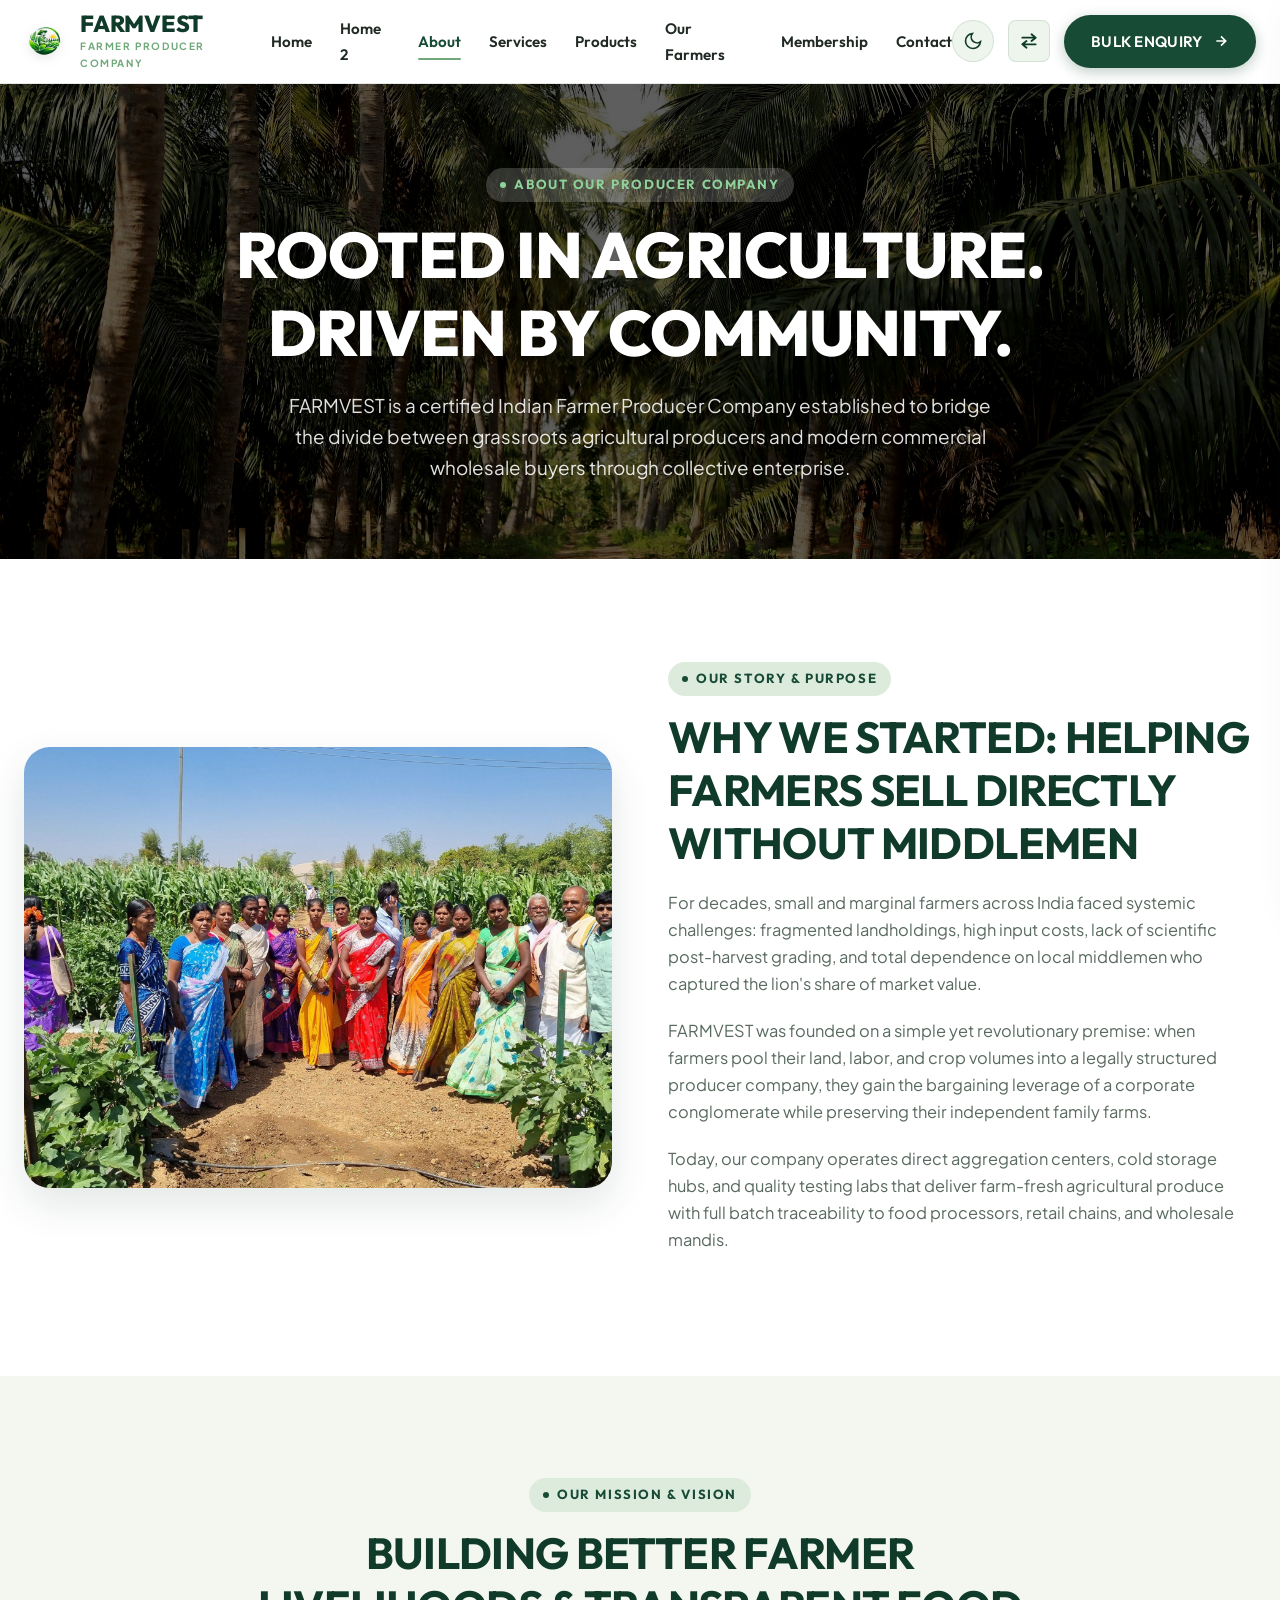
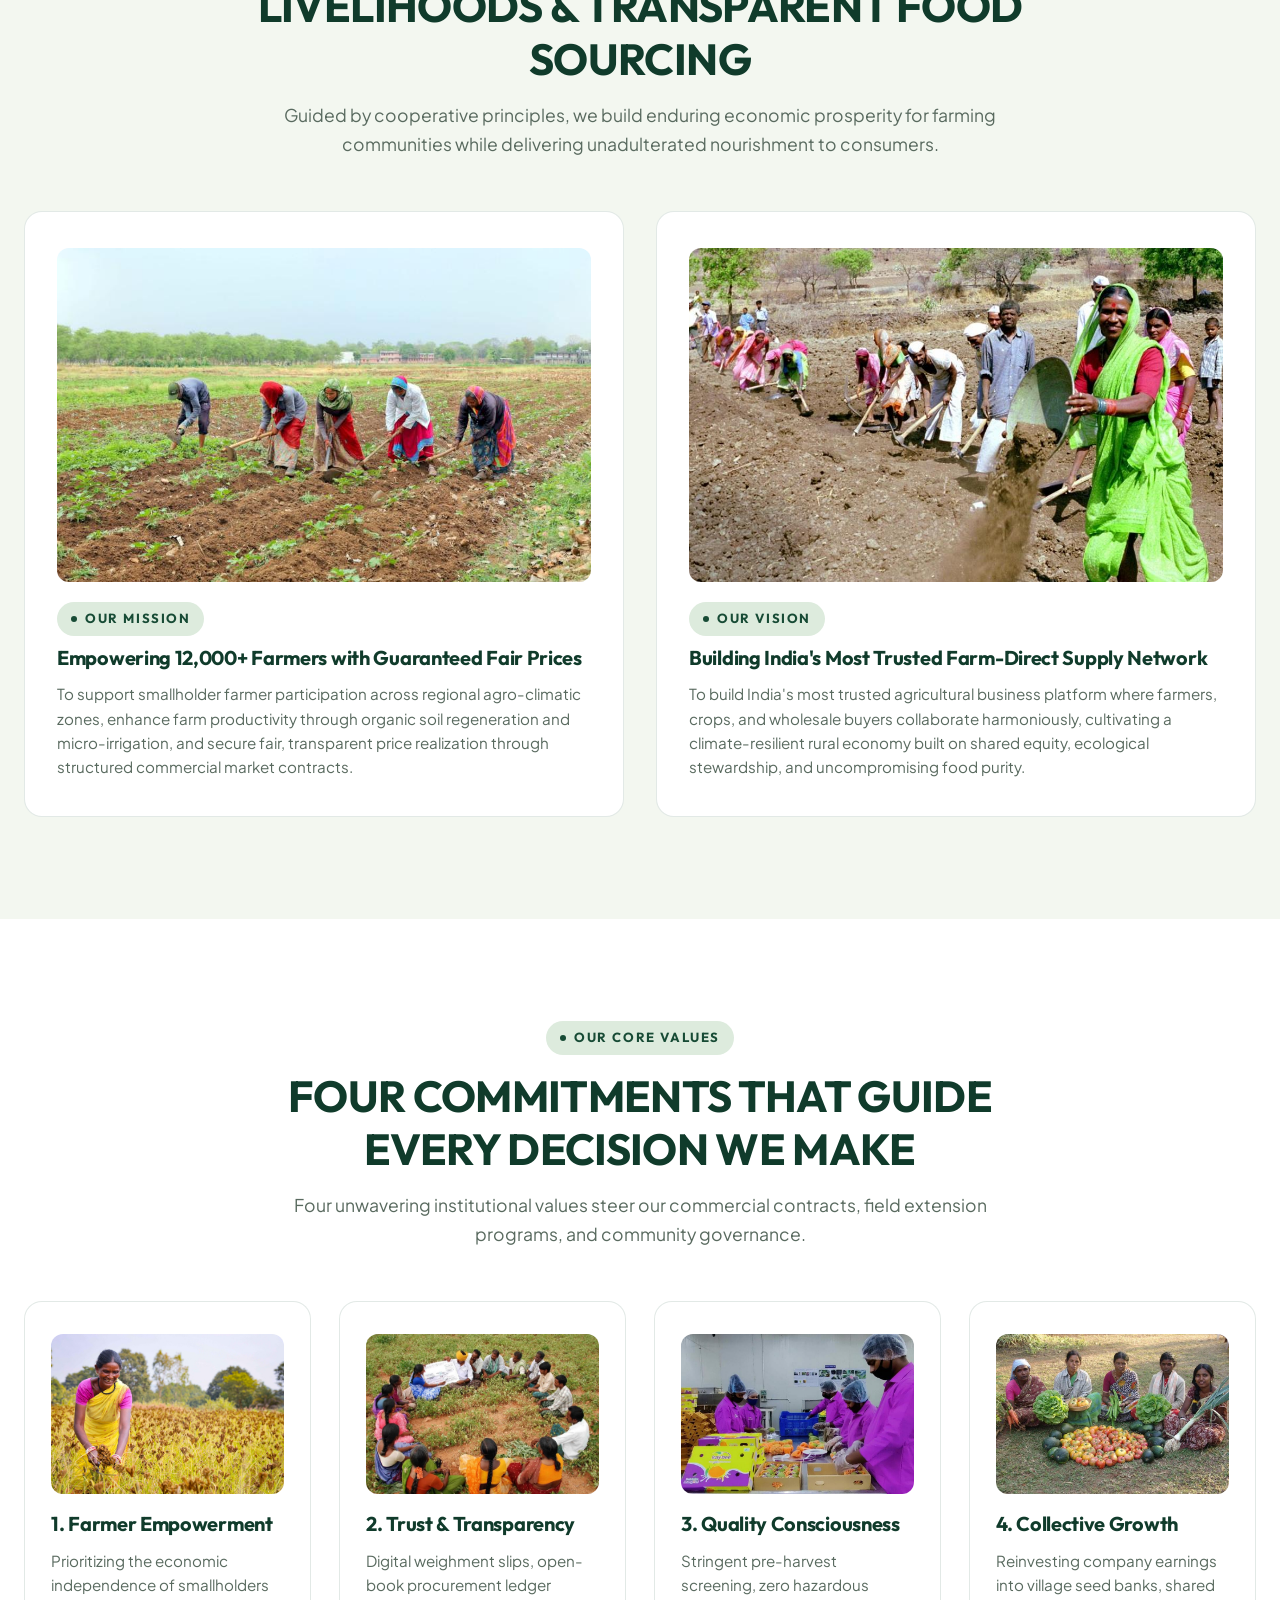
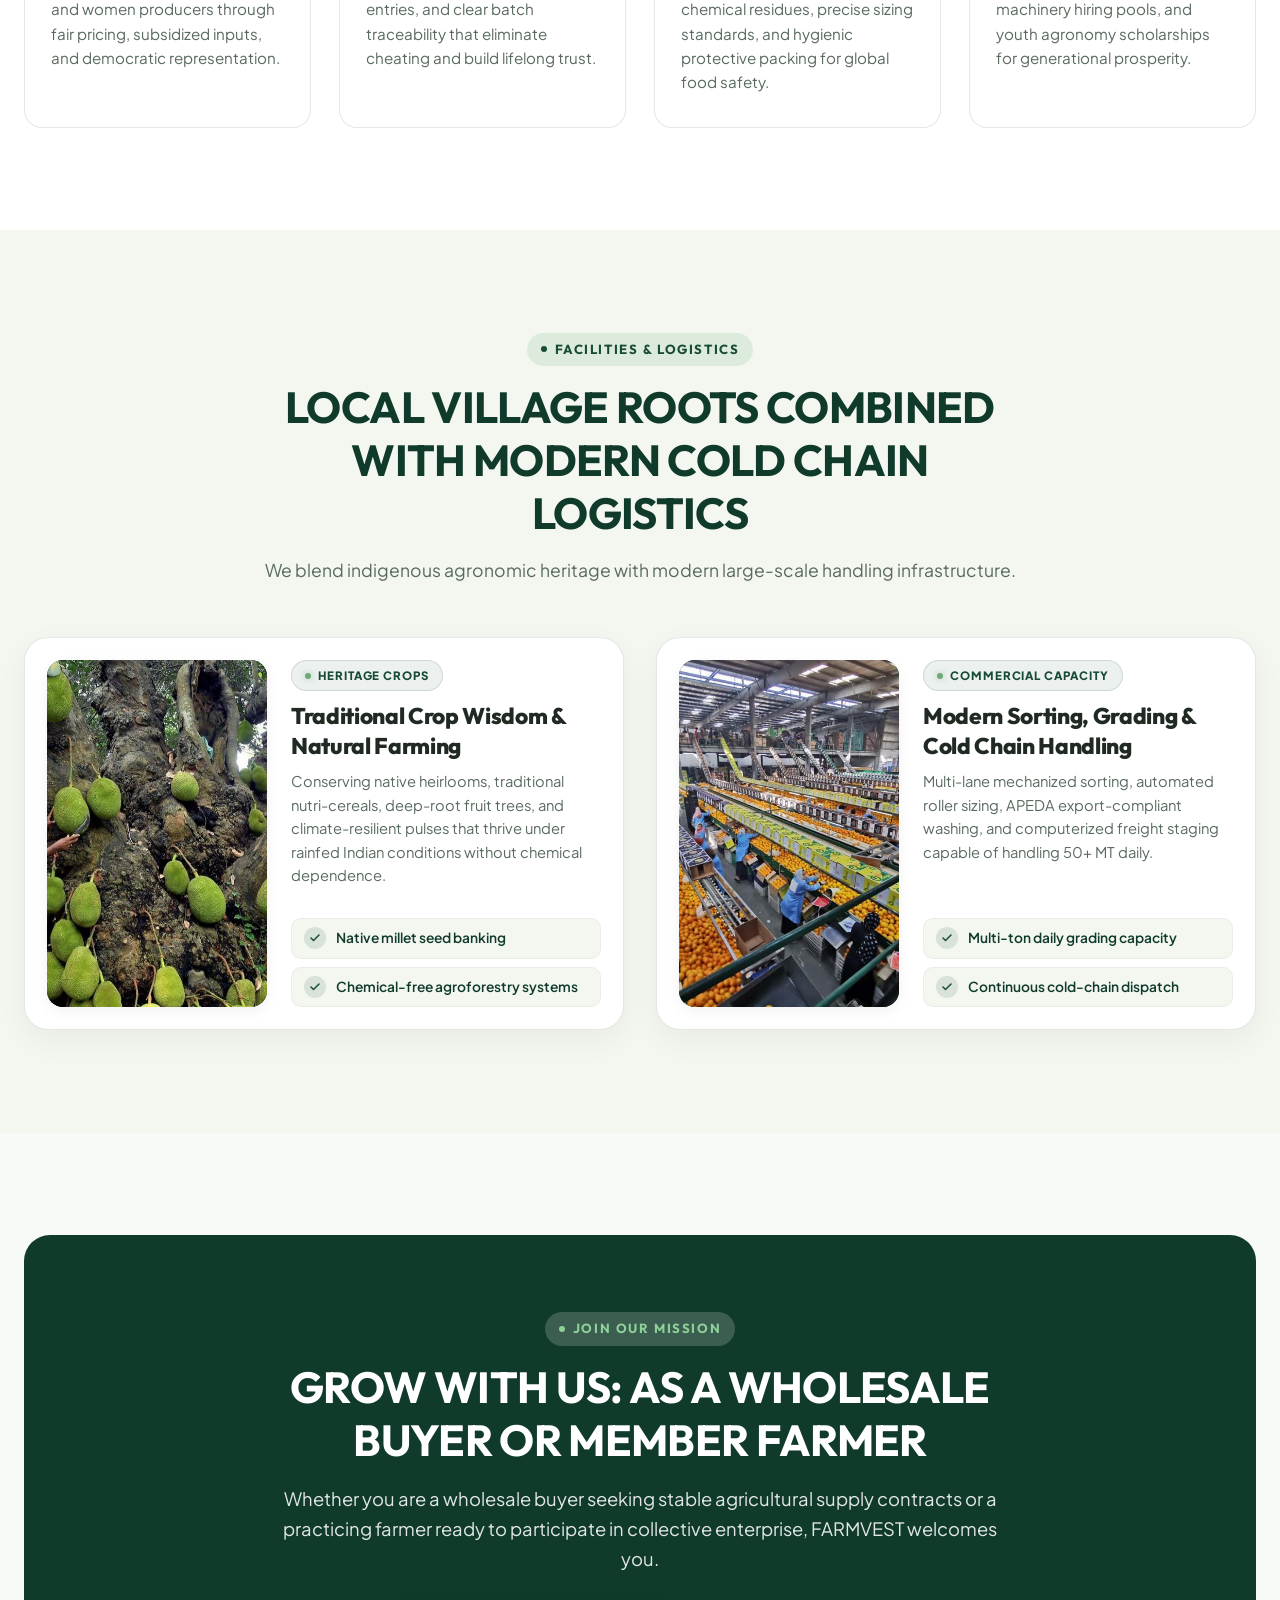
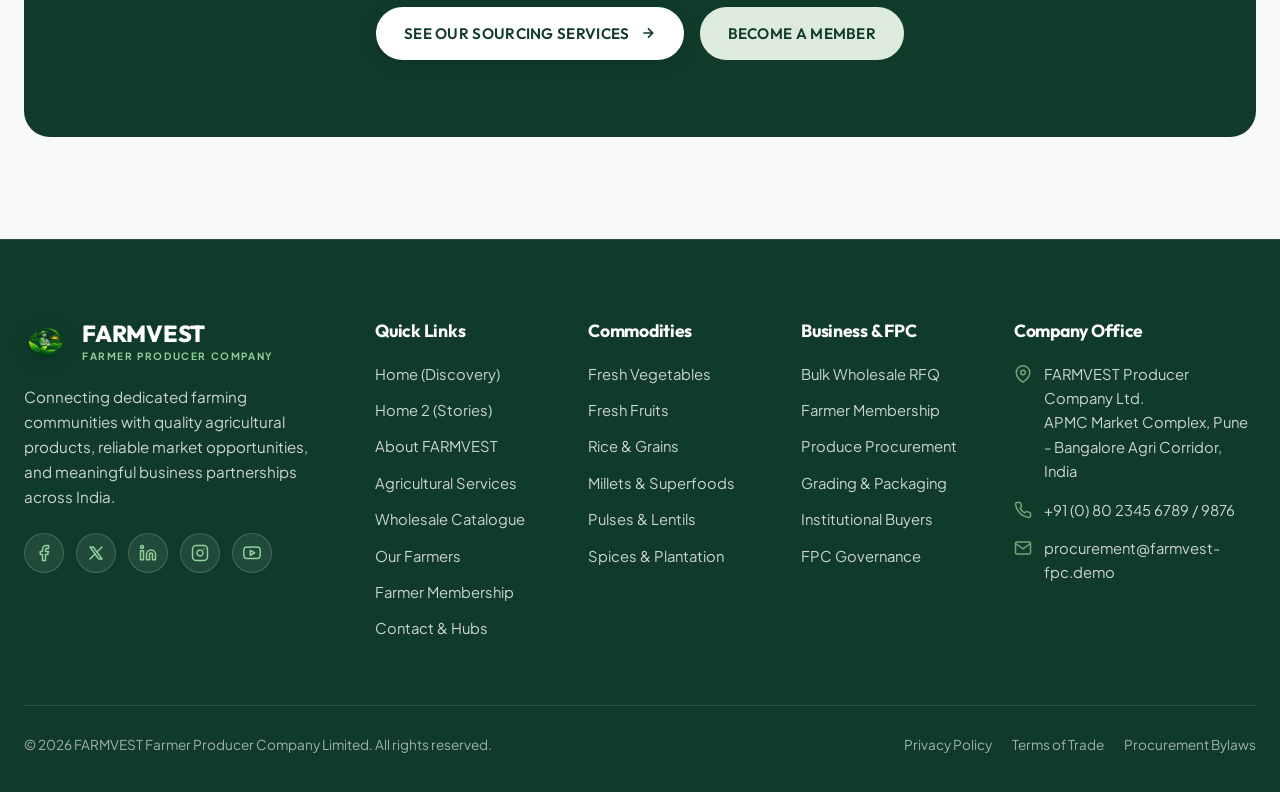
<file: about.html>
<!DOCTYPE html>
<html lang="en" data-theme="light">
<head>
  <meta charset="UTF-8">
  <meta name="viewport" content="width=device-width, initial-scale=1.0">
  <title>About Us — FARMVEST Farmer Producer Company | Roots, Mission & Community</title>
  <meta name="description" content="Learn about FARMVEST Farmer Producer Company: our founding philosophy, farmer-led governance, sustainable agricultural mission, and commitment to rural prosperity.">
  <link rel="stylesheet" href="assets/css/style.css">
  <link rel="icon" type="image/png" href="assets/images/logo.png">
  <link rel="apple-touch-icon" href="assets/images/logo.png">
</head>
<body>

  <!-- Header -->
  <header class="header">
    <div class="container nav-container">
      <a href="index.html" class="brand-logo" aria-label="FARMVEST Home">
        <img src="assets/images/logo.png" alt="FARMVEST Logo" class="brand-logo-img">
        <div class="brand-text-block">
          <span class="brand-title">FARMVEST</span>
          <span class="brand-subtitle">FARMER PRODUCER COMPANY</span>
        </div>
      </a>

      <nav class="nav-menu" aria-label="Main Navigation">
        <a href="index.html" class="nav-link">Home</a>
        <a href="home-2.html" class="nav-link">Home 2</a>
        <a href="about.html" class="nav-link active">About</a>
        <a href="services.html" class="nav-link">Services</a>
        <a href="products.html" class="nav-link">Products</a>
        <a href="farmers.html" class="nav-link">Our Farmers</a>
        <a href="membership.html" class="nav-link">Membership</a>
        <a href="contact.html" class="nav-link">Contact</a>
      </nav>

      <div class="nav-actions">
        <button class="theme-toggle js-theme-toggle" aria-label="Toggle Bright/Dark Mode">
          <svg class="theme-icon-light" viewBox="0 0 24 24" fill="none" stroke="currentColor" stroke-width="2"><circle cx="12" cy="12" r="5"/><line x1="12" y1="1" x2="12" y2="3"/><line x1="12" y1="21" x2="12" y2="23"/><line x1="4.22" y1="4.22" x2="5.64" y2="5.64"/><line x1="18.36" y1="18.36" x2="19.78" y2="19.78"/><line x1="1" y1="12" x2="3" y2="12"/><line x1="21" y1="12" x2="23" y2="12"/><line x1="4.22" y1="19.78" x2="5.64" y2="18.36"/><line x1="18.36" y1="5.64" x2="19.78" y2="4.22"/></svg>
          <svg class="theme-icon-dark" viewBox="0 0 24 24" fill="none" stroke="currentColor" stroke-width="2"><path d="M21 12.79A9 9 0 1 1 11.21 3 7 7 0 0 0 21 12.79z"/></svg>
        </button>

        <!-- RTL / LTR Direction Toggle Button -->
        <button class="rtl-toggle js-rtl-toggle" aria-label="Toggle Text Direction (RTL/LTR)" title="Toggle Text Direction">
          <svg class="rtl-icon" viewBox="0 0 24 24" fill="none" stroke="currentColor" stroke-width="2.2" stroke-linecap="round" stroke-linejoin="round">
            <path d="M4 8h16M15 4l5 4-5 4"/>
            <path d="M20 16H4M9 12l-5 4 5 4"/>
          </svg>
        </button>
        <button class="btn btn-primary" data-open-modal="bulkEnquiryModal">
          <span>BULK ENQUIRY</span>
          <svg width="16" height="16" viewBox="0 0 24 24" fill="none" stroke="currentColor" stroke-width="2.5"><path d="M5 12h14M12 5l7 7-7 7"/></svg>
        </button>
        <button class="hamburger-btn js-hamburger-btn" aria-label="Open Navigation Menu">
          <span class="hamburger-line"></span>
          <span class="hamburger-line"></span>
          <span class="hamburger-line"></span>
        </button>
      </div>
    </div>
  </header>

  <!-- Mobile Drawer -->
  <div class="mobile-drawer-overlay"></div>
  <aside class="mobile-drawer" aria-label="Mobile Navigation">
    <div class="mobile-drawer-header">
      <a href="index.html" class="brand-logo" aria-label="FARMVEST Home">
        <img src="assets/images/logo.png" alt="FARMVEST Logo" class="brand-logo-img">
        <div class="brand-text-block">
          <span class="brand-title">FARMVEST</span>
          <span class="brand-subtitle">FARMER PRODUCER COMPANY</span>
        </div>
      </a>
      <button class="drawer-close-btn js-drawer-close" aria-label="Close Navigation Menu">
        <svg width="20" height="20" viewBox="0 0 24 24" fill="none" stroke="currentColor" stroke-width="2"><line x1="18" y1="6" x2="6" y2="18"/><line x1="6" y1="6" x2="18" y2="18"/></svg>
      </button>
    </div>

    <!-- 1. All Navlinks Text in Center Alignment -->
    <div class="mobile-nav-links">
      <a href="index.html" class="mobile-nav-link">Home</a>
      <a href="home-2.html" class="mobile-nav-link">Home 2</a>
      <a href="about.html" class="mobile-nav-link active">About</a>
      <a href="services.html" class="mobile-nav-link">Services</a>
      <a href="products.html" class="mobile-nav-link">Products</a>
      <a href="farmers.html" class="mobile-nav-link">Our Farmers</a>
      <a href="membership.html" class="mobile-nav-link">Membership</a>
      <a href="contact.html" class="mobile-nav-link">Contact</a>
    </div>

    <!-- 2. Theme and RTL Icons in Center Alignment -->
    <div class="mobile-drawer-tools">
      <!-- Bright / Dark Mode Switcher Icon -->
      <button class="theme-toggle js-theme-toggle" aria-label="Toggle Bright/Dark Mode" title="Toggle Bright/Dark Mode">
        <svg class="theme-icon-light" viewBox="0 0 24 24" fill="none" stroke="currentColor" stroke-width="2" stroke-linecap="round" stroke-linejoin="round">
          <circle cx="12" cy="12" r="5"></circle>
          <line x1="12" y1="1" x2="12" y2="3"></line>
          <line x1="12" y1="21" x2="12" y2="23"></line>
          <line x1="4.22" y1="4.22" x2="5.64" y2="5.64"></line>
          <line x1="18.36" y1="18.36" x2="19.78" y2="19.78"></line>
          <line x1="1" y1="12" x2="3" y2="12"></line>
          <line x1="21" y1="12" x2="23" y2="12"></line>
          <line x1="4.22" y1="19.78" x2="5.64" y2="18.36"></line>
          <line x1="18.36" y1="5.64" x2="19.78" y2="4.22"></line>
        </svg>
        <svg class="theme-icon-dark" viewBox="0 0 24 24" fill="none" stroke="currentColor" stroke-width="2" stroke-linecap="round" stroke-linejoin="round">
          <path d="M21 12.79A9 9 0 1 1 11.21 3 7 7 0 0 0 21 12.79z"></path>
        </svg>
      </button>

      <!-- RTL / LTR Direction Toggle Icon -->
      <button class="rtl-toggle js-rtl-toggle" aria-label="Toggle Text Direction (RTL/LTR)" title="Toggle Text Direction">
        <svg class="rtl-icon" viewBox="0 0 24 24" fill="none" stroke="currentColor" stroke-width="2.2" stroke-linecap="round" stroke-linejoin="round">
          <path d="M4 8h16M15 4l5 4-5 4"/>
          <path d="M20 16H4M9 12l-5 4 5 4"/>
        </svg>
      </button>
    </div>

    <!-- 3. Last: CTA Button in Center Alignment Orderly -->
    <div class="mobile-drawer-cta">
      <button class="btn btn-primary" data-open-modal="bulkEnquiryModal">
        <span>BULK ENQUIRY</span>
        <svg width="16" height="16" viewBox="0 0 24 24" fill="none" stroke="currentColor" stroke-width="2.5"><path d="M5 12h14M12 5l7 7-7 7"/></svg>
      </button>
    </div>
  </aside>

  <main id="main-content">
    <!-- ======================================================================
         SECTION 01: ABOUT HERO
         Image: image-17.png (Canopy of mature coconut trees along rural dirt road)
         ====================================================================== -->
    <section class="page-hero">
      <div class="page-hero-bg">
        <img src="images/image-17.png" alt="Canopy of tall coconut palm trees bordering rural farming roadway" loading="eager">
      </div>
      <div class="container page-hero-content">
        <div class="eyebrow" style="background: rgba(255,255,255,0.18); color: #8ED199;">
          ABOUT OUR PRODUCER COMPANY
        </div>
        <h1>ROOTED IN AGRICULTURE.<br>DRIVEN BY COMMUNITY.</h1>
        <p>FARMVEST is a certified Indian Farmer Producer Company established to bridge the divide between grassroots agricultural producers and modern commercial wholesale buyers through collective enterprise.</p>
      </div>
    </section>

    <!-- ======================================================================
         SECTION 02: OUR COMPANY STORY (Editorial Split)
         Image: image-4.png (Horticulture demonstration with 15+ women farmers & officers)
         ====================================================================== -->
    <section class="section bg-white">
      <div class="container">
        <div class="editorial-split">
          <div class="split-image-container reveal-item">
            <img src="images/image-4.png" alt="Field demonstration with women farmers in colorful sarees and agricultural officers in brinjal and sweetcorn plot" loading="lazy">
          </div>
          <div class="split-content reveal-item">
            <div class="eyebrow">OUR STORY & PURPOSE</div>
            <h2>WHY WE STARTED: HELPING FARMERS SELL DIRECTLY WITHOUT MIDDLEMEN</h2>
            <p>For decades, small and marginal farmers across India faced systemic challenges: fragmented landholdings, high input costs, lack of scientific post-harvest grading, and total dependence on local middlemen who captured the lion's share of market value.</p>
            <p>FARMVEST was founded on a simple yet revolutionary premise: when farmers pool their land, labor, and crop volumes into a legally structured producer company, they gain the bargaining leverage of a corporate conglomerate while preserving their independent family farms.</p>
            <p>Today, our company operates direct aggregation centers, cold storage hubs, and quality testing labs that deliver farm-fresh agricultural produce with full batch traceability to food processors, retail chains, and wholesale mandis.</p>
          </div>
        </div>
      </div>
    </section>

    <!-- ======================================================================
         SECTION 03: OUR MISSION AND VISION (2 Visual Panels - Even number: 2!)
         Images: 10 (Manual soil tilling) & 12 (Watershed shramdaan)
         ====================================================================== -->
    <section class="section bg-light">
      <div class="container">
        <div class="section-header reveal-item">
          <div class="eyebrow">OUR MISSION & VISION</div>
          <h2>BUILDING BETTER FARMER LIVELIHOODS & TRANSPARENT FOOD SOURCING</h2>
          <p>Guided by cooperative principles, we build enduring economic prosperity for farming communities while delivering unadulterated nourishment to consumers.</p>
        </div>

        <div class="grid-2">
          <!-- Mission Panel -->
          <div class="feature-box reveal-item" style="padding: 36px 32px;">
            <div style="border-radius: var(--radius-md); overflow: hidden; aspect-ratio: 16/10; margin-bottom: 20px;">
              <img src="images/image-10.png" alt="Rural farmers bending forward manually tilling soil in sapling rows" loading="lazy" style="width: 100%; height: 100%; object-fit: cover;">
            </div>
            <div class="eyebrow" style="margin-bottom: 10px;">OUR MISSION</div>
            <h3>Empowering 12,000+ Farmers with Guaranteed Fair Prices</h3>
            <p>To support smallholder farmer participation across regional agro-climatic zones, enhance farm productivity through organic soil regeneration and micro-irrigation, and secure fair, transparent price realization through structured commercial market contracts.</p>
          </div>

          <!-- Vision Panel -->
          <div class="feature-box reveal-item" style="padding: 36px 32px;">
            <div style="border-radius: var(--radius-md); overflow: hidden; aspect-ratio: 16/10; margin-bottom: 20px;">
              <img src="images/image-12.png" alt="Community farmers digging trenches and building bunds for watershed conservation" loading="lazy" style="width: 100%; height: 100%; object-fit: cover;">
            </div>
            <div class="eyebrow" style="margin-bottom: 10px;">OUR VISION</div>
            <h3>Building India's Most Trusted Farm-Direct Supply Network</h3>
            <p>To build India's most trusted agricultural business platform where farmers, crops, and wholesale buyers collaborate harmoniously, cultivating a climate-resilient rural economy built on shared equity, ecological stewardship, and uncompromising food purity.</p>
          </div>
        </div>
      </div>
    </section>

    <!-- ======================================================================
         SECTION 04: OUR CORE VALUES (4 Visually Distinct Value Elements)
         Strictly Even Number: Exactly 4 Cards!
         Images: 48 (Ragi woman harvest), 68 (Cooperative bookkeeping), 61 (Export mango PPE packaging), 57 (5 women vegetable mandala)
         ====================================================================== -->
    <section class="section bg-white">
      <div class="container">
        <div class="section-header reveal-item">
          <div class="eyebrow">OUR CORE VALUES</div>
          <h2>FOUR COMMITMENTS THAT GUIDE EVERY DECISION WE MAKE</h2>
          <p>Four unwavering institutional values steer our commercial contracts, field extension programs, and community governance.</p>
        </div>

        <div class="grid-4">
          <!-- Value 1: Farmer Empowerment -->
          <div class="feature-box reveal-item">
            <div style="border-radius: var(--radius-md); overflow: hidden; margin-bottom: 18px; aspect-ratio: 16/11;">
              <img src="images/image-48.png" alt="Woman farmer smiling brightly while harvesting finger millet ragi with sickle" loading="lazy" style="width: 100%; height: 100%; object-fit: cover;">
            </div>
            <h3>1. Farmer Empowerment</h3>
            <p>Prioritizing the economic independence of smallholders and women producers through fair pricing, subsidized inputs, and democratic representation.</p>
          </div>

          <!-- Value 2: Trust & Transparency -->
          <div class="feature-box reveal-item">
            <div style="border-radius: var(--radius-md); overflow: hidden; margin-bottom: 18px; aspect-ratio: 16/11;">
              <img src="images/image-68.png" alt="Farmers seated in field reviewing handwritten cooperative record chart" loading="lazy" style="width: 100%; height: 100%; object-fit: cover;">
            </div>
            <h3>2. Trust & Transparency</h3>
            <p>Digital weighment slips, open-book procurement ledger entries, and clear batch traceability that eliminate cheating and build lifelong trust.</p>
          </div>

          <!-- Value 3: Quality Consciousness -->
          <div class="feature-box reveal-item">
            <div style="border-radius: var(--radius-md); overflow: hidden; margin-bottom: 18px; aspect-ratio: 16/11;">
              <img src="images/image-61.png" alt="Packhouse workers in protective PPE packing mangoes into export boxes" loading="lazy" style="width: 100%; height: 100%; object-fit: cover;">
            </div>
            <h3>3. Quality Consciousness</h3>
            <p>Stringent pre-harvest screening, zero hazardous chemical residues, precise sizing standards, and hygienic protective packing for global food safety.</p>
          </div>

          <!-- Value 4: Collective Growth -->
          <div class="feature-box reveal-item">
            <div style="border-radius: var(--radius-md); overflow: hidden; margin-bottom: 18px; aspect-ratio: 16/11;">
              <img src="images/image-57.png" alt="Five rural women farmers smiling around colorful vegetable harvest mandala" loading="lazy" style="width: 100%; height: 100%; object-fit: cover;">
            </div>
            <h3>4. Collective Growth</h3>
            <p>Reinvesting company earnings into village seed banks, shared machinery hiring pools, and youth agronomy scholarships for generational prosperity.</p>
          </div>
        </div>
      </div>
    </section>

    <!-- ======================================================================
         SECTION 05: OUR EXPERTISE (2 Operational Cards - Even number: 2!)
         Images: 40 (Ancient jackfruit tree) & 63 (Industrial citrus conveyor lines)
         ====================================================================== -->
    <section class="section bg-light">
      <div class="container">
        <div class="section-header reveal-item">
          <div class="eyebrow">FACILITIES & LOGISTICS</div>
          <h2>LOCAL VILLAGE ROOTS COMBINED WITH MODERN COLD CHAIN LOGISTICS</h2>
          <p>We blend indigenous agronomic heritage with modern large-scale handling infrastructure.</p>
        </div>

        <div class="grid-2">
          <!-- Card 1: Traditional Heritage -->
          <div class="capability-card reveal-item">
            <div class="capability-card-media">
              <img src="images/image-40.png" alt="Senior farmer in traditional dhoti standing proudly beside an ancient fruitful jackfruit tree" loading="lazy">
            </div>
            <div class="capability-card-body">
              <div class="capability-body-header">
                <span class="capability-pill">
                  <span class="capability-pill-dot"></span>
                  HERITAGE CROPS
                </span>
                <h3 class="capability-title">Traditional Crop Wisdom & Natural Farming</h3>
                <p class="capability-desc">Conserving native heirlooms, traditional nutri-cereals, deep-root fruit trees, and climate-resilient pulses that thrive under rainfed Indian conditions without chemical dependence.</p>
              </div>
              <div class="capability-features">
                <div class="capability-feature-item">
                  <span class="cap-check-icon">
                    <svg width="12" height="12" viewBox="0 0 24 24" fill="none" stroke="currentColor" stroke-width="3" stroke-linecap="round" stroke-linejoin="round">
                      <polyline points="20 6 9 17 4 12"></polyline>
                    </svg>
                  </span>
                  <span>Native millet seed banking</span>
                </div>
                <div class="capability-feature-item">
                  <span class="cap-check-icon">
                    <svg width="12" height="12" viewBox="0 0 24 24" fill="none" stroke="currentColor" stroke-width="3" stroke-linecap="round" stroke-linejoin="round">
                      <polyline points="20 6 9 17 4 12"></polyline>
                    </svg>
                  </span>
                  <span>Chemical-free agroforestry systems</span>
                </div>
              </div>
            </div>
          </div>

          <!-- Card 2: Commercial Scale -->
          <div class="capability-card reveal-item">
            <div class="capability-card-media">
              <img src="images/image-63.png" alt="Industrial large-scale citrus processing conveyor belts sorting oranges in facility" loading="lazy">
            </div>
            <div class="capability-card-body">
              <div class="capability-body-header">
                <span class="capability-pill">
                  <span class="capability-pill-dot"></span>
                  COMMERCIAL CAPACITY
                </span>
                <h3 class="capability-title">Modern Sorting, Grading & Cold Chain Handling</h3>
                <p class="capability-desc">Multi-lane mechanized sorting, automated roller sizing, APEDA export-compliant washing, and computerized freight staging capable of handling 50+ MT daily.</p>
              </div>
              <div class="capability-features">
                <div class="capability-feature-item">
                  <span class="cap-check-icon">
                    <svg width="12" height="12" viewBox="0 0 24 24" fill="none" stroke="currentColor" stroke-width="3" stroke-linecap="round" stroke-linejoin="round">
                      <polyline points="20 6 9 17 4 12"></polyline>
                    </svg>
                  </span>
                  <span>Multi-ton daily grading capacity</span>
                </div>
                <div class="capability-feature-item">
                  <span class="cap-check-icon">
                    <svg width="12" height="12" viewBox="0 0 24 24" fill="none" stroke="currentColor" stroke-width="3" stroke-linecap="round" stroke-linejoin="round">
                      <polyline points="20 6 9 17 4 12"></polyline>
                    </svg>
                  </span>
                  <span>Continuous cold-chain dispatch</span>
                </div>
              </div>
            </div>
          </div>
        </div>
      </div>
    </section>

    <!-- ======================================================================
         SECTION 06: FINAL CTA
         Image: image-38.png (Woman farmer kneeling beside guava tree)
         ====================================================================== -->
    <section class="section">
      <div class="container">
        <div class="cta-banner reveal-item">
          <div class="cta-banner-content">
            <div class="eyebrow" style="background: rgba(255,255,255,0.18); color: #8ED199;">
              JOIN OUR MISSION
            </div>
            <h2>GROW WITH US: AS A WHOLESALE BUYER OR MEMBER FARMER</h2>
            <p>Whether you are a wholesale buyer seeking stable agricultural supply contracts or a practicing farmer ready to participate in collective enterprise, FARMVEST welcomes you.</p>
            <div class="btn-group">
              <a href="services.html" class="btn btn-white">
                <span>SEE OUR SOURCING SERVICES</span>
                <svg width="16" height="16" viewBox="0 0 24 24" fill="none" stroke="currentColor" stroke-width="2.5"><path d="M5 12h14M12 5l7 7-7 7"/></svg>
              </a>
              <button class="btn btn-secondary" data-open-modal="membershipEnquiryModal">
                <span>BECOME A MEMBER</span>
              </button>
            </div>
          </div>
        </div>
      </div>
    </section>
  </main>

  <!-- Global Footer -->
  <footer class="footer">
    <div class="container">
      <div class="footer-grid">
        <div class="footer-brand">
          <div class="brand-logo" style="margin-bottom: 12px;">
            <img src="assets/images/logo.png" alt="FARMVEST Logo" class="brand-logo-img">
            <div class="brand-text-block">
              <span class="brand-title" style="color: #FFFFFF;">FARMVEST</span>
              <span class="brand-subtitle" style="color: #8ED199;">FARMER PRODUCER COMPANY</span>
            </div>
          </div>
          <p>Connecting dedicated farming communities with quality agricultural products, reliable market opportunities, and meaningful business partnerships across India.</p>
          <!-- Social Media Links -->
          <div class="footer-social-links" aria-label="Social Media Channels">
            <a href="https://facebook.com" class="footer-social-icon" aria-label="Facebook" target="_blank" rel="noopener noreferrer">
              <svg width="18" height="18" viewBox="0 0 24 24" fill="none" stroke="currentColor" stroke-width="2" stroke-linecap="round" stroke-linejoin="round">
                <path d="M18 2h-3a5 5 0 0 0-5 5v3H7v4h3v8h4v-8h3l1-4h-4V7a1 1 0 0 1 1-1h3z"></path>
              </svg>
            </a>
            <a href="https://x.com" class="footer-social-icon" aria-label="X (formerly Twitter)" target="_blank" rel="noopener noreferrer">
              <svg width="18" height="18" viewBox="0 0 24 24" fill="none" stroke="currentColor" stroke-width="2" stroke-linecap="round" stroke-linejoin="round">
                <path d="M4 4l11.733 16h4.267l-11.733 -16z"></path>
                <path d="M4 20l6.768 -6.768m2.46 -2.46l6.772 -6.772"></path>
              </svg>
            </a>
            <a href="https://linkedin.com" class="footer-social-icon" aria-label="LinkedIn" target="_blank" rel="noopener noreferrer">
              <svg width="18" height="18" viewBox="0 0 24 24" fill="none" stroke="currentColor" stroke-width="2" stroke-linecap="round" stroke-linejoin="round">
                <path d="M16 8a6 6 0 0 1 6 6v7h-4v-7a2 2 0 0 0-2-2 2 2 0 0 0-2 2v7h-4v-7a6 6 0 0 1 6-6z"></path>
                <rect x="2" y="9" width="4" height="12"></rect>
                <circle cx="4" cy="4" r="2"></circle>
              </svg>
            </a>
            <a href="https://instagram.com" class="footer-social-icon" aria-label="Instagram" target="_blank" rel="noopener noreferrer">
              <svg width="18" height="18" viewBox="0 0 24 24" fill="none" stroke="currentColor" stroke-width="2" stroke-linecap="round" stroke-linejoin="round">
                <rect x="2" y="2" width="20" height="20" rx="5" ry="5"></rect>
                <path d="M16 11.37A4 4 0 1 1 12.63 8 4 4 0 0 1 16 11.37z"></path>
                <line x1="17.5" y1="6.5" x2="17.51" y2="6.5"></line>
              </svg>
            </a>
            <a href="https://youtube.com" class="footer-social-icon" aria-label="YouTube" target="_blank" rel="noopener noreferrer">
              <svg width="18" height="18" viewBox="0 0 24 24" fill="none" stroke="currentColor" stroke-width="2" stroke-linecap="round" stroke-linejoin="round">
                <path d="M22.54 6.42a2.78 2.78 0 0 0-1.94-2C18.88 4 12 4 12 4s-6.88 0-8.6.46a2.78 2.78 0 0 0-1.94 2A29 29 0 0 0 1 11.75a29 29 0 0 0 .46 5.33A2.78 2.78 0 0 0 3.4 19c1.72.46 8.6.46 8.6.46s6.88 0 8.6-.46a2.78 2.78 0 0 0 1.94-2 29 29 0 0 0 .46-5.25 29 29 0 0 0-.46-5.33z"></path>
                <polygon points="9.75 15.02 15.5 11.75 9.75 8.48 9.75 15.02"></polygon>
              </svg>
            </a>
          </div>
        </div>

        <div>
          <h4 class="footer-title">Quick Links</h4>
          <div class="footer-links">
            <a href="index.html" class="footer-link">Home (Discovery)</a>
            <a href="home-2.html" class="footer-link">Home 2 (Stories)</a>
            <a href="about.html" class="footer-link">About FARMVEST</a>
            <a href="services.html" class="footer-link">Agricultural Services</a>
            <a href="products.html" class="footer-link">Wholesale Catalogue</a>
            <a href="farmers.html" class="footer-link">Our Farmers</a>
            <a href="membership.html" class="footer-link">Farmer Membership</a>
            <a href="contact.html" class="footer-link">Contact & Hubs</a>
          </div>
        </div>

        <div>
          <h4 class="footer-title">Commodities</h4>
          <div class="footer-links">
            <a href="products.html?category=vegetables" class="footer-link">Fresh Vegetables</a>
            <a href="products.html?category=fruits" class="footer-link">Fresh Fruits</a>
            <a href="products.html?category=rice" class="footer-link">Rice & Grains</a>
            <a href="products.html?category=millets" class="footer-link">Millets & Superfoods</a>
            <a href="products.html?category=pulses" class="footer-link">Pulses & Lentils</a>
            <a href="products.html?category=spices" class="footer-link">Spices & Plantation</a>
          </div>
        </div>

        <div>
          <h4 class="footer-title">Business & FPC</h4>
          <div class="footer-links">
            <a href="#" class="footer-link" data-open-modal="bulkEnquiryModal">Bulk Wholesale RFQ</a>
            <a href="#" class="footer-link" data-open-modal="membershipEnquiryModal">Farmer Membership</a>
            <a href="services.html" class="footer-link">Produce Procurement</a>
            <a href="services.html" class="footer-link">Grading & Packaging</a>
            <a href="contact.html" class="footer-link">Institutional Buyers</a>
            <a href="about.html" class="footer-link">FPC Governance</a>
          </div>
        </div>

        <div>
          <h4 class="footer-title">Company Office</h4>
          <div class="footer-contact-info">
            <div class="footer-contact-item">
              <svg width="18" height="18" viewBox="0 0 24 24" fill="none" stroke="currentColor" stroke-width="2"><path d="M21 10c0 7-9 13-9 13s-9-6-9-13a9 9 0 0 1 18 0z"/><circle cx="12" cy="10" r="3"/></svg>
              <span>FARMVEST Producer Company Ltd.<br>APMC Market Complex, Pune - Bangalore Agri Corridor, India</span>
            </div>
            <div class="footer-contact-item">
              <svg width="18" height="18" viewBox="0 0 24 24" fill="none" stroke="currentColor" stroke-width="2"><path d="M22 16.92v3a2 2 0 0 1-2.18 2 19.79 19.79 0 0 1-8.63-3.07 19.5 19.5 0 0 1-6-6 19.79 19.79 0 0 1-3.07-8.67A2 2 0 0 1 4.11 2h3a2 2 0 0 1 2 1.72 12.84 12.84 0 0 0 .7 2.81 2 2 0 0 1-.45 2.11L8.09 9.91a16 16 0 0 0 6 6l1.27-1.27a2 2 0 0 1 2.11-.45 12.84 12.84 0 0 0 2.81.7A2 2 0 0 1 22 16.92z"/></svg>
              <span>+91 (0) 80 2345 6789 / 9876</span>
            </div>
            <div class="footer-contact-item">
              <svg width="18" height="18" viewBox="0 0 24 24" fill="none" stroke="currentColor" stroke-width="2"><path d="M4 4h16c1.1 0 2 .9 2 2v12c0 1.1-.9 2-2 2H4c-1.1 0-2-.9-2-2V6c0-1.1.9-2 2-2z"/><polyline points="22,6 12,13 2,6"/></svg>
              <span>procurement@farmvest-fpc.demo</span>
            </div>
          </div>
        </div>
      </div>

      <div class="footer-bottom">
        <div>
          &copy; 2026 FARMVEST Farmer Producer Company Limited. All rights reserved.
        </div>
        <div style="display: flex; gap: 20px;">
          <a href="about.html" style="color: rgba(255,255,255,0.6);">Privacy Policy</a>
          <a href="about.html" style="color: rgba(255,255,255,0.6);">Terms of Trade</a>
          <a href="contact.html" style="color: rgba(255,255,255,0.6);">Procurement Bylaws</a>
        </div>
      </div>
    </div>
  </footer>

  <!-- Modals -->
  <div class="modal-overlay" id="bulkEnquiryModal" role="dialog" aria-modal="true">
    <div class="modal-dialog">
      <div class="modal-header">
        <div>
          <span class="eyebrow" style="font-size: 0.75rem; margin-bottom: 6px;">WHOLESALE PURCHASE RFQ</span>
          <h3>Submit Bulk Product Enquiry</h3>
        </div>
        <button class="modal-close-btn js-modal-close" aria-label="Close modal">
          <svg width="18" height="18" viewBox="0 0 24 24" fill="none" stroke="currentColor" stroke-width="2"><line x1="18" y1="6" x2="6" y2="18"/><line x1="6" y1="6" x2="18" y2="18"/></svg>
        </button>
      </div>

      <form class="js-validated-form" novalidate>
        <div class="form-row">
          <div class="form-group">
            <label class="form-label">Full Name <span class="required">*</span></label>
            <input type="text" name="name" class="form-input" placeholder="e.g. Rajesh Sharma" required>
          </div>
          <div class="form-group">
            <label class="form-label">Business / Company Name <span class="required">*</span></label>
            <input type="text" name="company" class="form-input" placeholder="e.g. Apex Food Processing Ltd." required>
          </div>
        </div>
        <div class="form-row">
          <div class="form-group">
            <label class="form-label">Phone Number <span class="required">*</span></label>
            <input type="tel" name="phone" class="form-input" placeholder="+91 98765 43210" required>
          </div>
          <div class="form-group">
            <label class="form-label">Email Address <span class="required">*</span></label>
            <input type="email" name="email" class="form-input" placeholder="procurement@company.com" required>
          </div>
        </div>
        <div class="form-row">
          <div class="form-group">
            <label class="form-label">Product Interested In <span class="required">*</span></label>
            <input type="text" name="product" class="form-input" placeholder="e.g. Farm Fresh Tomatoes" required>
          </div>
          <div class="form-group">
            <label class="form-label">Required Quantity (kg / Tons) <span class="required">*</span></label>
            <input type="text" name="quantity" class="form-input" placeholder="e.g. 5 Metric Tons" required>
          </div>
        </div>
        <div class="form-group">
          <label class="form-label">Delivery Location / Mandi Destination <span class="required">*</span></label>
          <input type="text" name="location" class="form-input" placeholder="City, State, Warehouse PIN code" required>
        </div>
        <div class="form-group">
          <label class="form-label">Additional Message / Quality Specifications</label>
          <textarea name="message" class="form-textarea" rows="3" placeholder="Specify grading size, packaging preferences (crates/bags), delivery schedule, or recurring purchase needs..."></textarea>
        </div>
        <div style="display: flex; justify-content: center; margin-top: 24px;">
          <button type="submit" class="btn btn-primary" style="width: 100%; max-width: 340px; justify-content: center;">
            <span>SUBMIT BULK ENQUIRY</span>
            <svg width="16" height="16" viewBox="0 0 24 24" fill="none" stroke="currentColor" stroke-width="2.5"><path d="M5 12h14M12 5l7 7-7 7"/></svg>
          </button>
        </div>
      </form>

      <div class="modal-success-state">
        <div class="modal-success-icon">
          <svg width="32" height="32" viewBox="0 0 24 24" fill="none" stroke="currentColor" stroke-width="2.5"><polyline points="20 6 9 17 4 12"/></svg>
        </div>
        <h3>Enquiry Submitted Successfully!</h3>
        <p style="margin: 12px 0 20px;">Thank you for your bulk enquiry. Our commercial procurement team will review your requirements and respond within 24 business hours.</p>
        <button type="button" class="btn btn-primary js-modal-close">Done</button>
      </div>
    </div>
  </div>

  <div class="modal-overlay" id="membershipEnquiryModal" role="dialog" aria-modal="true">
    <div class="modal-dialog">
      <div class="modal-header">
        <div>
          <span class="eyebrow" style="font-size: 0.75rem; margin-bottom: 6px;">GROW WITH OUR COOPERATIVE</span>
          <h3>Farmer Membership Application</h3>
        </div>
        <button class="modal-close-btn js-modal-close" aria-label="Close modal">
          <svg width="18" height="18" viewBox="0 0 24 24" fill="none" stroke="currentColor" stroke-width="2"><line x1="18" y1="6" x2="6" y2="18"/><line x1="6" y1="6" x2="18" y2="18"/></svg>
        </button>
      </div>

      <form class="js-validated-form" novalidate>
        <div class="form-row">
          <div class="form-group">
            <label class="form-label">Farmer Full Name <span class="required">*</span></label>
            <input type="text" name="farmer_name" class="form-input" placeholder="e.g. Ramesh Patil" required>
          </div>
          <div class="form-group">
            <label class="form-label">Phone Number <span class="required">*</span></label>
            <input type="tel" name="phone" class="form-input" placeholder="+91 98765 00000" required>
          </div>
        </div>
        <div class="form-row">
          <div class="form-group">
            <label class="form-label">Village / Gram Panchayat <span class="required">*</span></label>
            <input type="text" name="village" class="form-input" placeholder="e.g. Shivajinagar" required>
          </div>
          <div class="form-group">
            <label class="form-label">District & State <span class="required">*</span></label>
            <input type="text" name="district" class="form-input" placeholder="e.g. Belagavi, Karnataka" required>
          </div>
        </div>
        <div class="form-row">
          <div class="form-group">
            <label class="form-label">Main Crops / Agricultural Produce <span class="required">*</span></label>
            <input type="text" name="crops" class="form-input" placeholder="e.g. Paddy, Tomatoes, Ragi" required>
          </div>
          <div class="form-group">
            <label class="form-label">Total Land Holding (Acres) <span class="required">*</span></label>
            <input type="text" name="land" class="form-input" placeholder="e.g. 3.5 Acres" required>
          </div>
        </div>
        <div class="form-group">
          <label class="form-label">Additional Message / Inquiries</label>
          <textarea name="message" class="form-textarea" rows="3" placeholder="Tell us about your current farming practices, irrigation sources, or specific support you need..."></textarea>
        </div>
        <div style="display: flex; justify-content: center; margin-top: 24px;">
          <button type="submit" class="btn btn-primary" style="width: 100%; max-width: 340px; justify-content: center;">
            <span>APPLY FOR MEMBERSHIP</span>
            <svg width="16" height="16" viewBox="0 0 24 24" fill="none" stroke="currentColor" stroke-width="2.5"><path d="M5 12h14M12 5l7 7-7 7"/></svg>
          </button>
        </div>
      </form>

      <div class="modal-success-state">
        <div class="modal-success-icon">
          <svg width="32" height="32" viewBox="0 0 24 24" fill="none" stroke="currentColor" stroke-width="2.5"><polyline points="20 6 9 17 4 12"/></svg>
        </div>
        <h3>Application Received!</h3>
        <p style="margin: 12px 0 20px;">Welcome! Our village cluster coordinator will reach out to schedule an in-person field visit and discuss your membership share allocation.</p>
        <button type="button" class="btn btn-primary js-modal-close">Done</button>
      </div>
    </div>
  </div>

  <button class="back-to-top" aria-label="Back to top of page">
    <svg width="20" height="20" viewBox="0 0 24 24" fill="none" stroke="currentColor" stroke-width="2.5"><line x1="12" y1="19" x2="12" y2="5"/><polyline points="5 12 12 5 19 12"/></svg>
  </button>

  <script src="assets/js/main.js"></script>
</body>
</html>
</file>
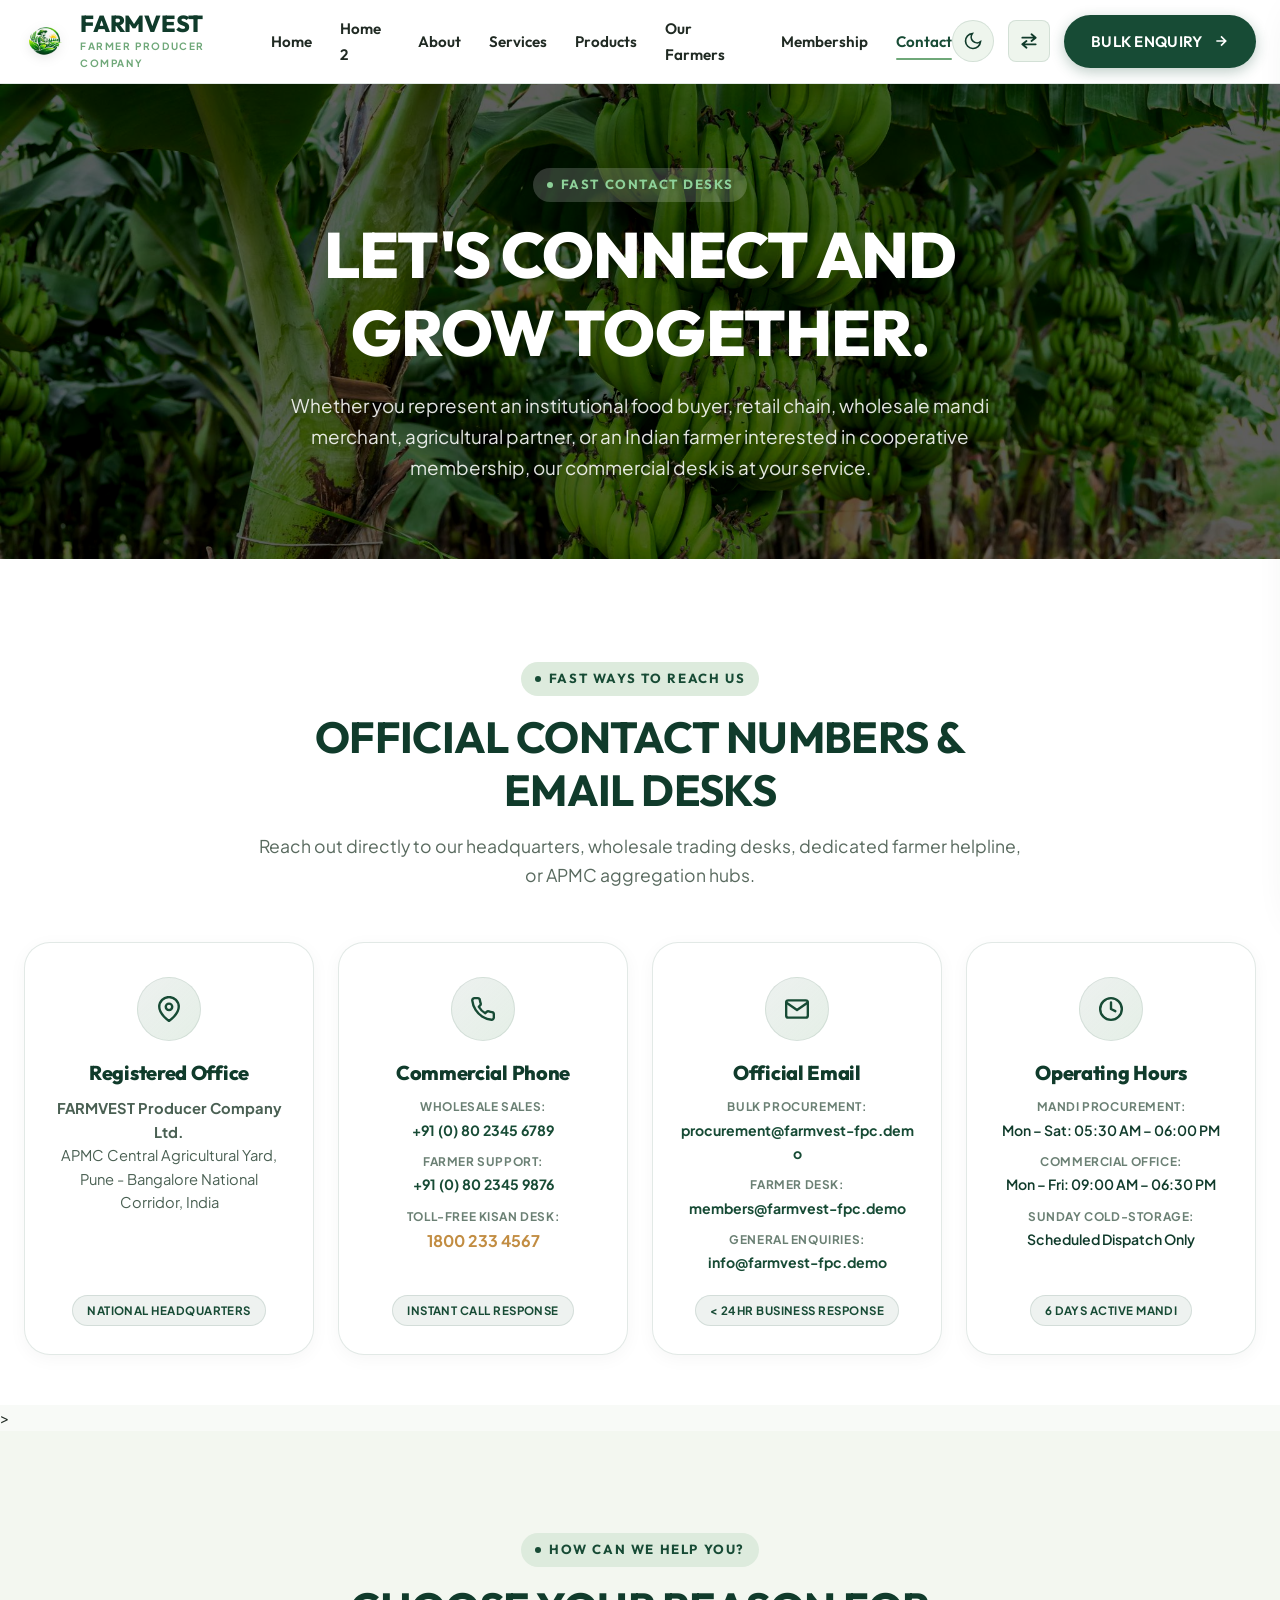
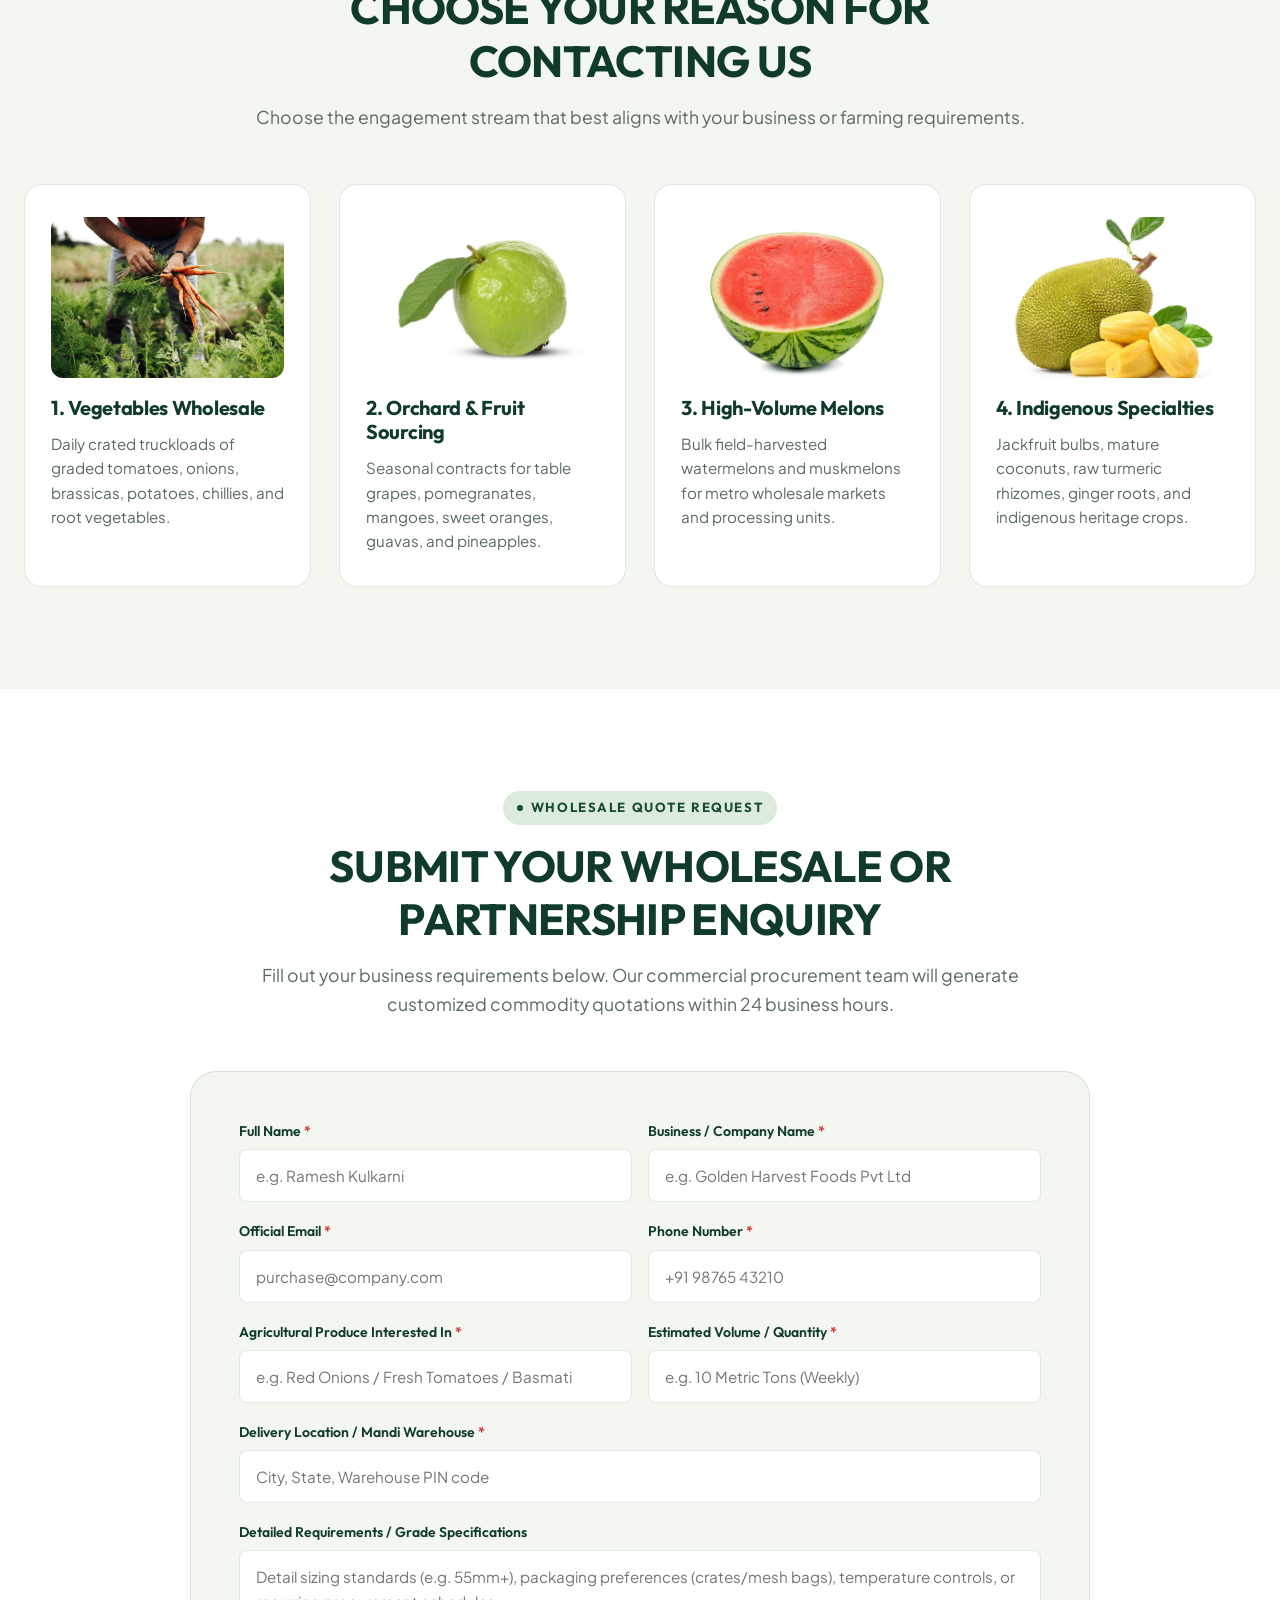
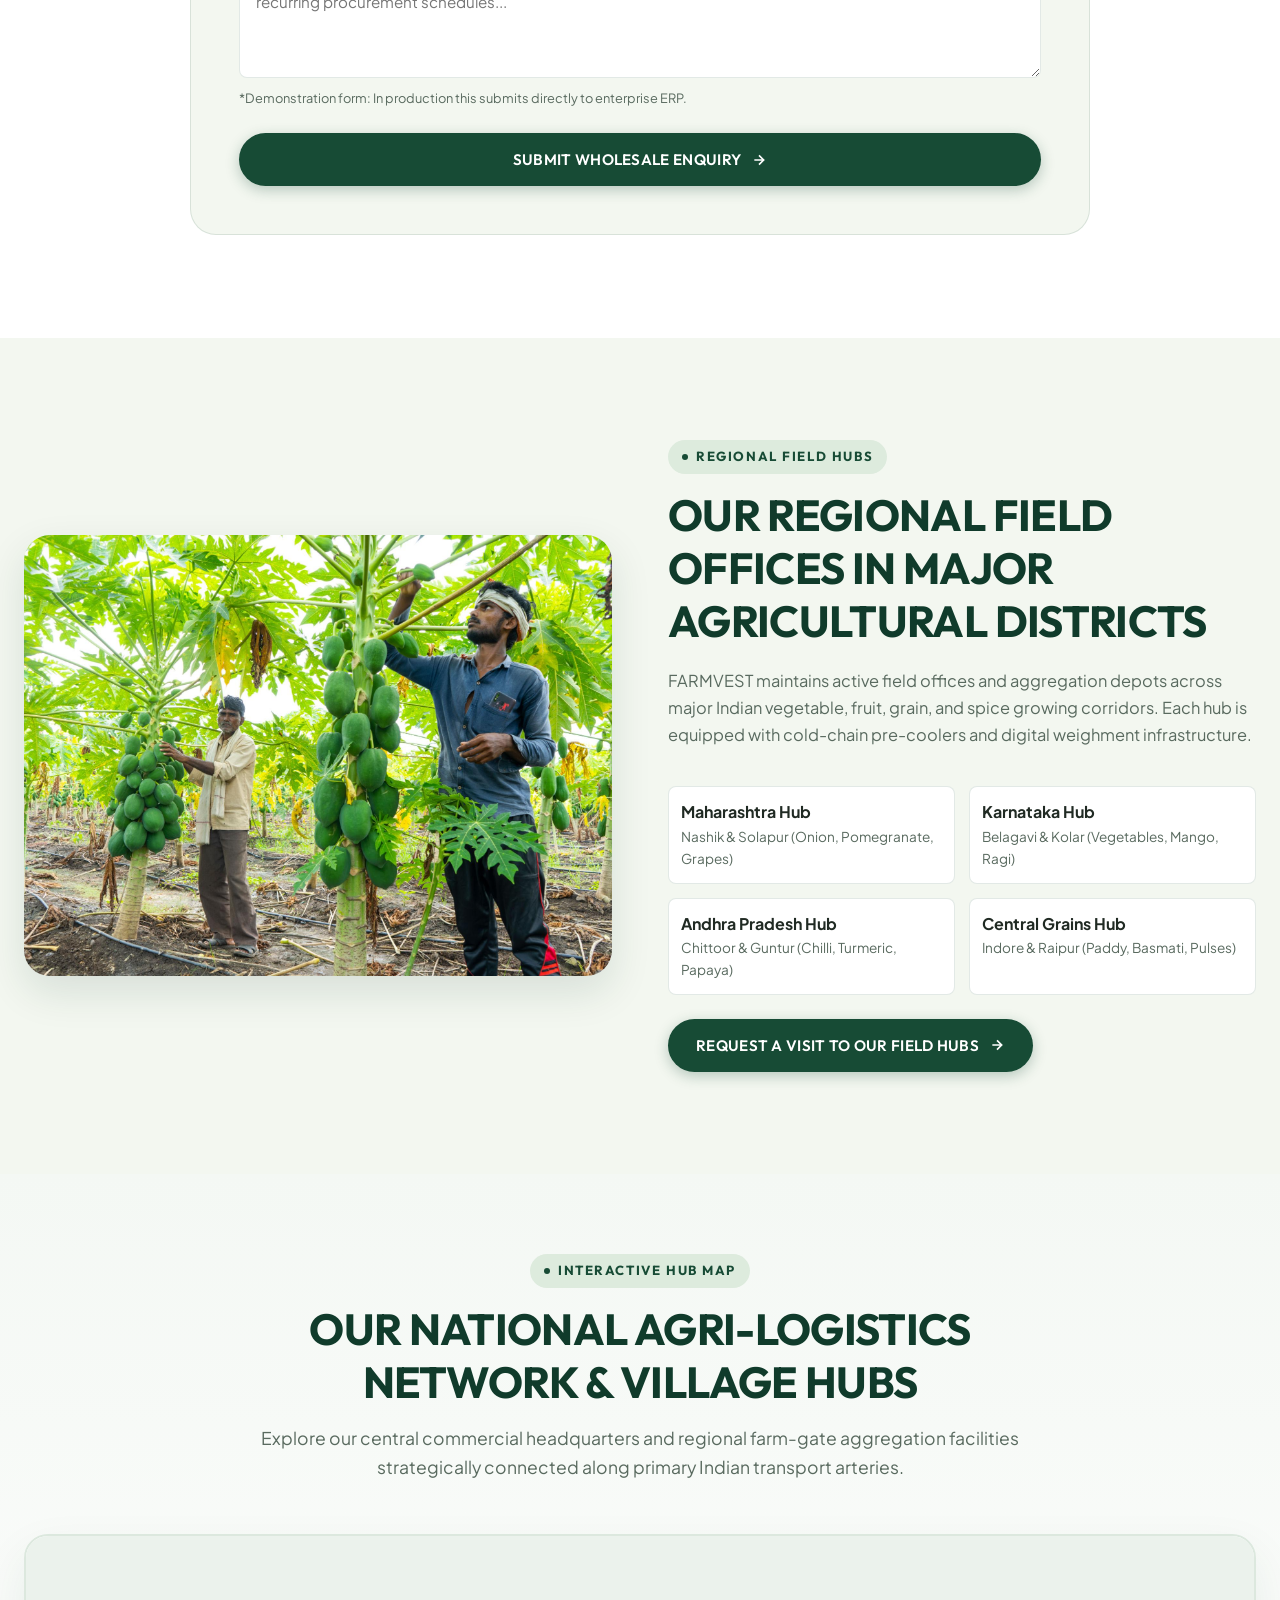
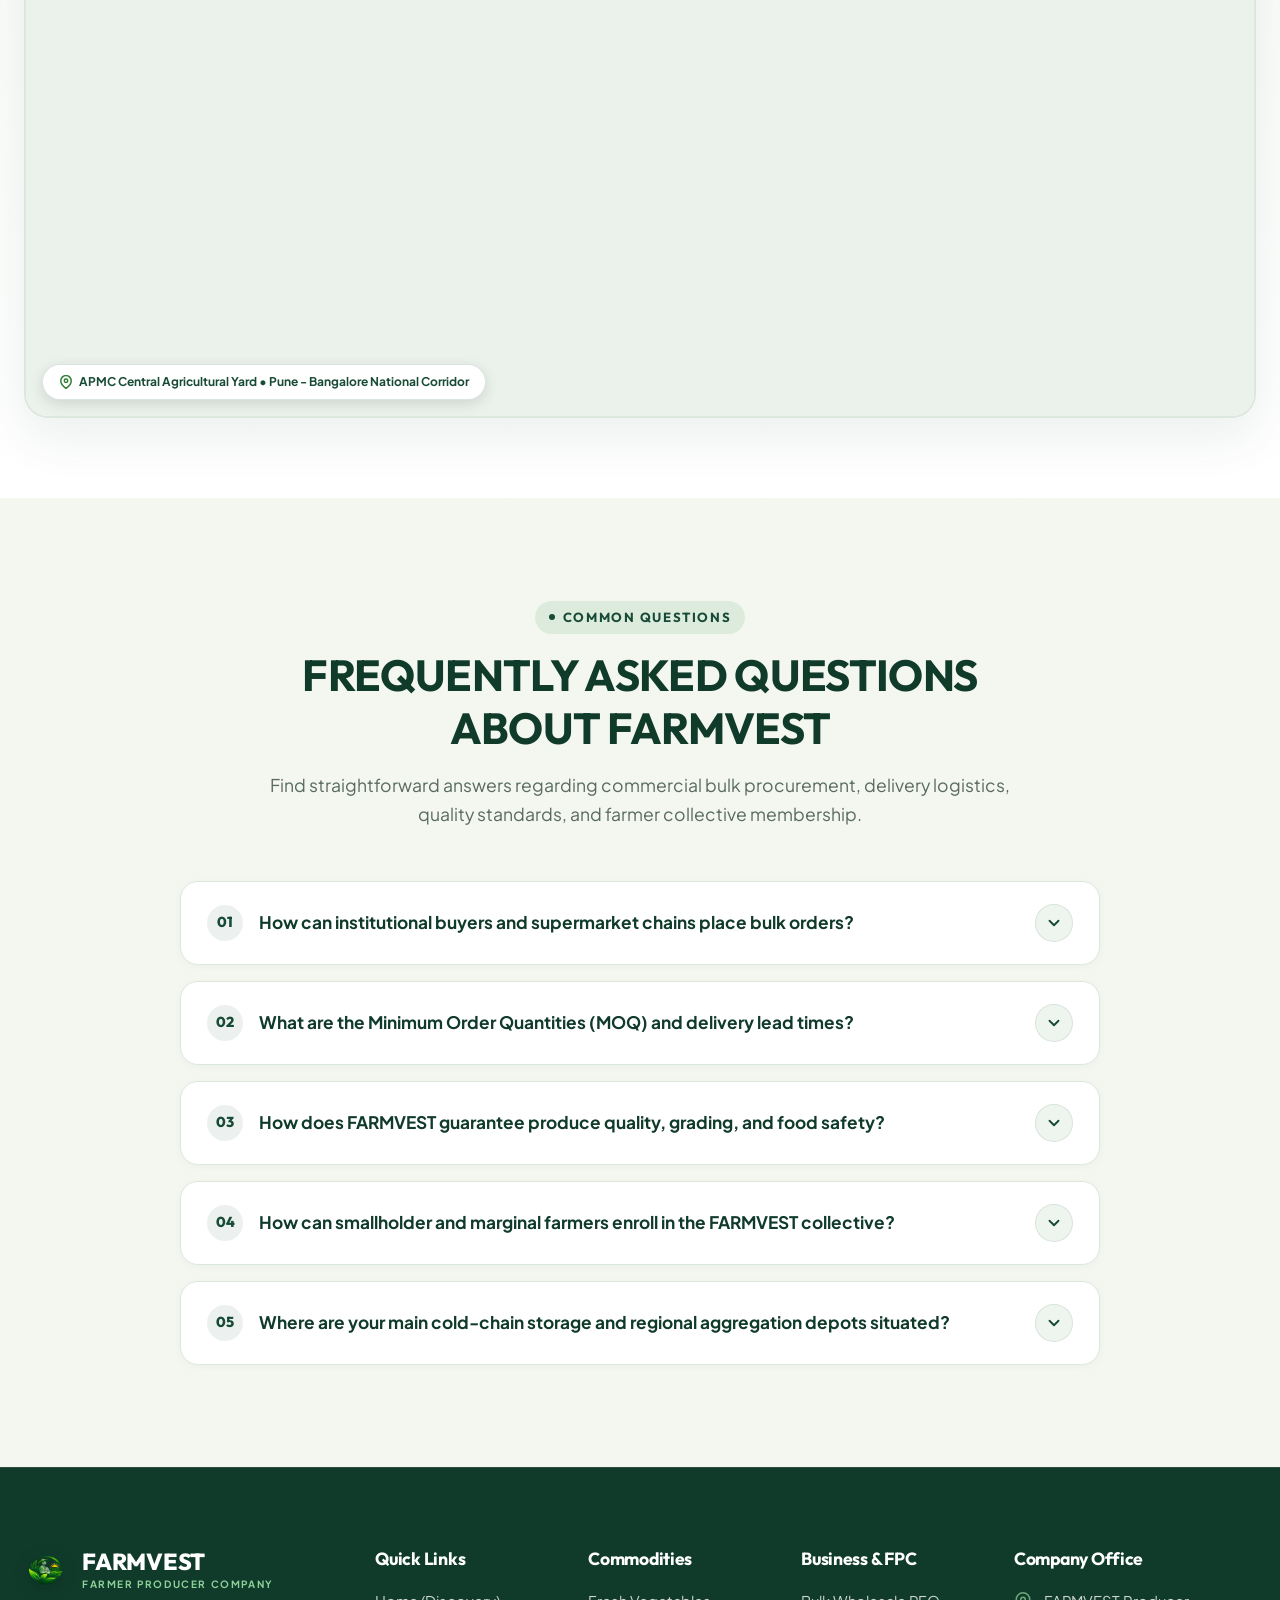
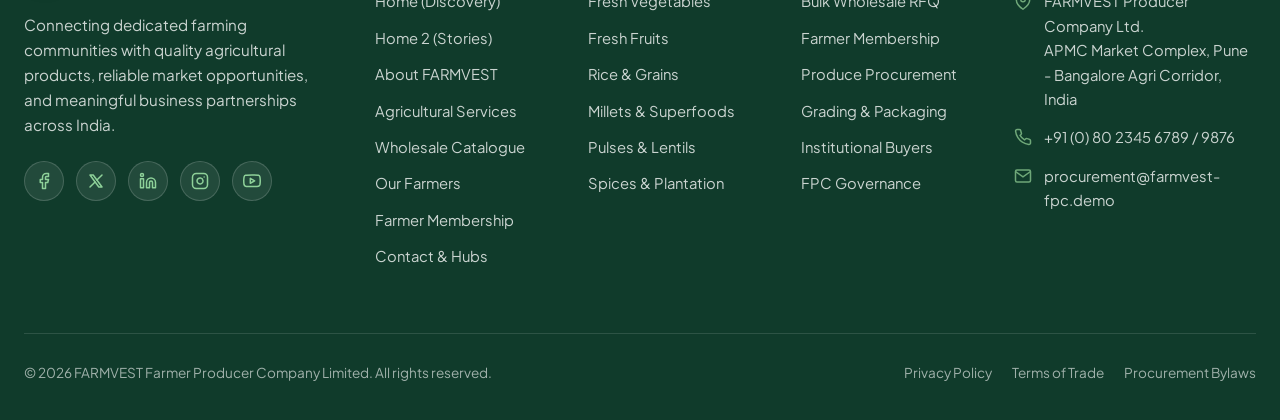
<file: contact.html>
<!DOCTYPE html>
<html lang="en" data-theme="light">
<head>
  <meta charset="UTF-8">
  <meta name="viewport" content="width=device-width, initial-scale=1.0">
  <title>Contact Us — FARMVEST Farmer Producer Company | Commercial Desk & Hubs</title>
  <meta name="description" content="Get in touch with FARMVEST Farmer Producer Company. Submit wholesale produce purchase enquiries, explore contract farming partnerships, or locate regional procurement hubs.">
  <link rel="stylesheet" href="assets/css/style.css">
  <link rel="icon" type="image/png" href="assets/images/logo.png">
  <link rel="apple-touch-icon" href="assets/images/logo.png">
</head>
<body>

  <!-- Header -->
  <header class="header">
    <div class="container nav-container">
      <a href="index.html" class="brand-logo" aria-label="FARMVEST Home">
        <img src="assets/images/logo.png" alt="FARMVEST Logo" class="brand-logo-img">
        <div class="brand-text-block">
          <span class="brand-title">FARMVEST</span>
          <span class="brand-subtitle">FARMER PRODUCER COMPANY</span>
        </div>
      </a>

      <nav class="nav-menu" aria-label="Main Navigation">
        <a href="index.html" class="nav-link">Home</a>
        <a href="home-2.html" class="nav-link">Home 2</a>
        <a href="about.html" class="nav-link">About</a>
        <a href="services.html" class="nav-link">Services</a>
        <a href="products.html" class="nav-link">Products</a>
        <a href="farmers.html" class="nav-link">Our Farmers</a>
        <a href="membership.html" class="nav-link">Membership</a>
        <a href="contact.html" class="nav-link active">Contact</a>
      </nav>

      <div class="nav-actions">
        <button class="theme-toggle js-theme-toggle" aria-label="Toggle Bright/Dark Mode">
          <svg class="theme-icon-light" viewBox="0 0 24 24" fill="none" stroke="currentColor" stroke-width="2"><circle cx="12" cy="12" r="5"/><line x1="12" y1="1" x2="12" y2="3"/><line x1="12" y1="21" x2="12" y2="23"/><line x1="4.22" y1="4.22" x2="5.64" y2="5.64"/><line x1="18.36" y1="18.36" x2="19.78" y2="19.78"/><line x1="1" y1="12" x2="3" y2="12"/><line x1="21" y1="12" x2="23" y2="12"/><line x1="4.22" y1="19.78" x2="5.64" y2="18.36"/><line x1="18.36" y1="5.64" x2="19.78" y2="4.22"/></svg>
          <svg class="theme-icon-dark" viewBox="0 0 24 24" fill="none" stroke="currentColor" stroke-width="2"><path d="M21 12.79A9 9 0 1 1 11.21 3 7 7 0 0 0 21 12.79z"/></svg>
        </button>

        <!-- RTL / LTR Direction Toggle Button -->
        <button class="rtl-toggle js-rtl-toggle" aria-label="Toggle Text Direction (RTL/LTR)" title="Toggle Text Direction">
          <svg class="rtl-icon" viewBox="0 0 24 24" fill="none" stroke="currentColor" stroke-width="2.2" stroke-linecap="round" stroke-linejoin="round">
            <path d="M4 8h16M15 4l5 4-5 4"/>
            <path d="M20 16H4M9 12l-5 4 5 4"/>
          </svg>
        </button>
        <button class="btn btn-primary" data-open-modal="bulkEnquiryModal">
          <span>BULK ENQUIRY</span>
          <svg width="16" height="16" viewBox="0 0 24 24" fill="none" stroke="currentColor" stroke-width="2.5"><path d="M5 12h14M12 5l7 7-7 7"/></svg>
        </button>
        <button class="hamburger-btn js-hamburger-btn" aria-label="Open Navigation Menu">
          <span class="hamburger-line"></span>
          <span class="hamburger-line"></span>
          <span class="hamburger-line"></span>
        </button>
      </div>
    </div>
  </header>

  <!-- Mobile Drawer -->
  <div class="mobile-drawer-overlay"></div>
  <aside class="mobile-drawer" aria-label="Mobile Navigation">
    <div class="mobile-drawer-header">
      <a href="index.html" class="brand-logo" aria-label="FARMVEST Home">
        <img src="assets/images/logo.png" alt="FARMVEST Logo" class="brand-logo-img">
        <div class="brand-text-block">
          <span class="brand-title">FARMVEST</span>
          <span class="brand-subtitle">FARMER PRODUCER COMPANY</span>
        </div>
      </a>
      <button class="drawer-close-btn js-drawer-close" aria-label="Close Navigation Menu">
        <svg width="20" height="20" viewBox="0 0 24 24" fill="none" stroke="currentColor" stroke-width="2"><line x1="18" y1="6" x2="6" y2="18"/><line x1="6" y1="6" x2="18" y2="18"/></svg>
      </button>
    </div>

    <!-- 1. All Navlinks Text in Center Alignment -->
    <div class="mobile-nav-links">
      <a href="index.html" class="mobile-nav-link">Home</a>
      <a href="home-2.html" class="mobile-nav-link">Home 2</a>
      <a href="about.html" class="mobile-nav-link">About</a>
      <a href="services.html" class="mobile-nav-link">Services</a>
      <a href="products.html" class="mobile-nav-link">Products</a>
      <a href="farmers.html" class="mobile-nav-link">Our Farmers</a>
      <a href="membership.html" class="mobile-nav-link">Membership</a>
      <a href="contact.html" class="mobile-nav-link active">Contact</a>
    </div>

    <!-- 2. Theme and RTL Icons in Center Alignment -->
    <div class="mobile-drawer-tools">
      <!-- Bright / Dark Mode Switcher Icon -->
      <button class="theme-toggle js-theme-toggle" aria-label="Toggle Bright/Dark Mode" title="Toggle Bright/Dark Mode">
        <svg class="theme-icon-light" viewBox="0 0 24 24" fill="none" stroke="currentColor" stroke-width="2" stroke-linecap="round" stroke-linejoin="round">
          <circle cx="12" cy="12" r="5"></circle>
          <line x1="12" y1="1" x2="12" y2="3"></line>
          <line x1="12" y1="21" x2="12" y2="23"></line>
          <line x1="4.22" y1="4.22" x2="5.64" y2="5.64"></line>
          <line x1="18.36" y1="18.36" x2="19.78" y2="19.78"></line>
          <line x1="1" y1="12" x2="3" y2="12"></line>
          <line x1="21" y1="12" x2="23" y2="12"></line>
          <line x1="4.22" y1="19.78" x2="5.64" y2="18.36"></line>
          <line x1="18.36" y1="5.64" x2="19.78" y2="4.22"></line>
        </svg>
        <svg class="theme-icon-dark" viewBox="0 0 24 24" fill="none" stroke="currentColor" stroke-width="2" stroke-linecap="round" stroke-linejoin="round">
          <path d="M21 12.79A9 9 0 1 1 11.21 3 7 7 0 0 0 21 12.79z"></path>
        </svg>
      </button>

      <!-- RTL / LTR Direction Toggle Icon -->
      <button class="rtl-toggle js-rtl-toggle" aria-label="Toggle Text Direction (RTL/LTR)" title="Toggle Text Direction">
        <svg class="rtl-icon" viewBox="0 0 24 24" fill="none" stroke="currentColor" stroke-width="2.2" stroke-linecap="round" stroke-linejoin="round">
          <path d="M4 8h16M15 4l5 4-5 4"/>
          <path d="M20 16H4M9 12l-5 4 5 4"/>
        </svg>
      </button>
    </div>

    <!-- 3. Last: CTA Button in Center Alignment Orderly -->
    <div class="mobile-drawer-cta">
      <button class="btn btn-primary" data-open-modal="bulkEnquiryModal">
        <span>BULK ENQUIRY</span>
        <svg width="16" height="16" viewBox="0 0 24 24" fill="none" stroke="currentColor" stroke-width="2.5"><path d="M5 12h14M12 5l7 7-7 7"/></svg>
      </button>
    </div>
  </aside>

  <main id="main-content">
    <!-- ======================================================================
         SECTION 01: CONTACT HERO
         Image: image-34.png (Banana trees grove with heavy fruit bunches)
         ====================================================================== -->
    <section class="page-hero">
      <div class="page-hero-bg">
        <img src="images/image-34.png" alt="Dense lush banana grove with heavy bunches of green bananas hanging close to trunk" loading="eager">
      </div>
      <div class="container page-hero-content">
        <div class="eyebrow" style="background: rgba(255,255,255,0.18); color: #8ED199;">
          FAST CONTACT DESKS
        </div>
        <h1>LET'S CONNECT AND GROW TOGETHER.</h1>
        <p>Whether you represent an institutional food buyer, retail chain, wholesale mandi merchant, agricultural partner, or an Indian farmer interested in cooperative membership, our commercial desk is at your service.</p>
      </div>
    </section>

    <!-- ======================================================================
         SECTION 02: DIRECT CONTACT CHANNELS (4 Info Cards - Centered & Symmetrical)
         ====================================================================== -->
    <section class="section bg-white contact-channels-section">
      <div class="container">
        <!-- Section Header with Eyebrow, Title & Subtitle -->
        <div class="section-header reveal-item">
          <div class="eyebrow">FAST WAYS TO REACH US</div>
          <h2>OFFICIAL CONTACT NUMBERS & EMAIL DESKS</h2>
          <p>Reach out directly to our headquarters, wholesale trading desks, dedicated farmer helpline, or APMC aggregation hubs.</p>
        </div>

        <div class="contact-channels-grid">
          <!-- Card 1: Registered Office -->
          <div class="contact-channel-card reveal-item">
            <div class="contact-channel-icon">
              <svg width="26" height="26" viewBox="0 0 24 24" fill="none" stroke="currentColor" stroke-width="2.2" stroke-linecap="round" stroke-linejoin="round">
                <path d="M21 10c0 7-9 13-9 13s-9-6-9-13a9 9 0 0 1 18 0z"></path>
                <circle cx="12" cy="10" r="3"></circle>
              </svg>
            </div>
            <h3 class="contact-channel-title">Registered Office</h3>
            <p class="contact-channel-desc">
              <strong>FARMVEST Producer Company Ltd.</strong><br>
              APMC Central Agricultural Yard,<br>
              Pune - Bangalore National Corridor, India
            </p>
            <span class="contact-channel-badge">National Headquarters</span>
          </div>

          <!-- Card 2: Commercial Phone -->
          <div class="contact-channel-card reveal-item">
            <div class="contact-channel-icon">
              <svg width="26" height="26" viewBox="0 0 24 24" fill="none" stroke="currentColor" stroke-width="2.2" stroke-linecap="round" stroke-linejoin="round">
                <path d="M22 16.92v3a2 2 0 0 1-2.18 2 19.79 19.79 0 0 1-8.63-3.07 19.5 19.5 0 0 1-6-6 19.79 19.79 0 0 1-3.07-8.67A2 2 0 0 1 4.11 2h3a2 2 0 0 1 2 1.72 12.84 12.84 0 0 0 .7 2.81 2 2 0 0 1-.45 2.11L8.09 9.91a16 16 0 0 0 6 6l1.27-1.27a2 2 0 0 1 2.11-.45 12.84 12.84 0 0 0 2.81.7A2 2 0 0 1 22 16.92z"></path>
              </svg>
            </div>
            <h3 class="contact-channel-title">Commercial Phone</h3>
            <div class="contact-channel-lines">
              <div class="channel-line">
                <span class="channel-label">Wholesale Sales:</span>
                <a href="tel:+918023456789" class="channel-link">+91 (0) 80 2345 6789</a>
              </div>
              <div class="channel-line">
                <span class="channel-label">Farmer Support:</span>
                <a href="tel:+918023459876" class="channel-link">+91 (0) 80 2345 9876</a>
              </div>
              <div class="channel-line">
                <span class="channel-label">Toll-Free Kisan Desk:</span>
                <a href="tel:18002334567" class="channel-link highlight">1800 233 4567</a>
              </div>
            </div>
            <span class="contact-channel-badge">Instant Call Response</span>
          </div>

          <!-- Card 3: Official Email -->
          <div class="contact-channel-card reveal-item">
            <div class="contact-channel-icon">
              <svg width="26" height="26" viewBox="0 0 24 24" fill="none" stroke="currentColor" stroke-width="2.2" stroke-linecap="round" stroke-linejoin="round">
                <path d="M4 4h16c1.1 0 2 .9 2 2v12c0 1.1-.9 2-2 2H4c-1.1 0-2-.9-2-2V6c0-1.1.9-2 2-2z"></path>
                <polyline points="22,6 12,13 2,6"></polyline>
              </svg>
            </div>
            <h3 class="contact-channel-title">Official Email</h3>
            <div class="contact-channel-lines">
              <div class="channel-line">
                <span class="channel-label">Bulk Procurement:</span>
                <a href="mailto:procurement@farmvest-fpc.demo" class="channel-link">procurement@farmvest-fpc.demo</a>
              </div>
              <div class="channel-line">
                <span class="channel-label">Farmer Desk:</span>
                <a href="mailto:members@farmvest-fpc.demo" class="channel-link">members@farmvest-fpc.demo</a>
              </div>
              <div class="channel-line">
                <span class="channel-label">General Enquiries:</span>
                <a href="mailto:info@farmvest-fpc.demo" class="channel-link">info@farmvest-fpc.demo</a>
              </div>
            </div>
            <span class="contact-channel-badge">&lt; 24hr Business Response</span>
          </div>

          <!-- Card 4: Operating Hours -->
          <div class="contact-channel-card reveal-item">
            <div class="contact-channel-icon">
              <svg width="26" height="26" viewBox="0 0 24 24" fill="none" stroke="currentColor" stroke-width="2.2" stroke-linecap="round" stroke-linejoin="round">
                <circle cx="12" cy="12" r="10"></circle>
                <polyline points="12 6 12 12 16 14"></polyline>
              </svg>
            </div>
            <h3 class="contact-channel-title">Operating Hours</h3>
            <div class="contact-channel-lines">
              <div class="channel-line">
                <span class="channel-label">Mandi Procurement:</span>
                <span class="channel-val">Mon – Sat: 05:30 AM – 06:00 PM</span>
              </div>
              <div class="channel-line">
                <span class="channel-label">Commercial Office:</span>
                <span class="channel-val">Mon – Fri: 09:00 AM – 06:30 PM</span>
              </div>
              <div class="channel-line">
                <span class="channel-label">Sunday Cold-Storage:</span>
                <span class="channel-val">Scheduled Dispatch Only</span>
              </div>
            </div>
            <span class="contact-channel-badge">6 Days Active Mandi</span>
          </div>
        </div>
      </div>
    </section>>

    <!-- ======================================================================
         SECTION 03: CONTACT PURPOSE (4 Enquiry Categories - Even number: 4!)
         Images: 27 (Fresh carrots), 96 (Green guava), 97 (Watermelon), 98 (Jackfruit)
         ====================================================================== -->
    <section class="section bg-light">
      <div class="container">
        <div class="section-header reveal-item">
          <div class="eyebrow">HOW CAN WE HELP YOU?</div>
          <h2>CHOOSE YOUR REASON FOR CONTACTING US</h2>
          <p>Choose the engagement stream that best aligns with your business or farming requirements.</p>
        </div>

        <div class="grid-4">
          <!-- 01. Fresh Vegetables Wholesale -->
          <div class="feature-box reveal-item">
            <div style="border-radius: var(--radius-md); overflow: hidden; margin-bottom: 18px; aspect-ratio: 16/11;">
              <img src="images/image-27.png" alt="Freshly pulled cluster of crisp vibrant orange organic carrots" loading="lazy" style="width: 100%; height: 100%; object-fit: cover;">
            </div>
            <h3>1. Vegetables Wholesale</h3>
            <p>Daily crated truckloads of graded tomatoes, onions, brassicas, potatoes, chillies, and root vegetables.</p>
          </div>

          <!-- 02. Orchard Produce -->
          <div class="feature-box reveal-item">
            <div style="border-radius: var(--radius-md); overflow: hidden; margin-bottom: 18px; aspect-ratio: 16/11;">
              <img src="images/image-96.png" alt="Fresh whole green guava with attached green leaf" loading="lazy" style="width: 100%; height: 100%; object-fit: cover;">
            </div>
            <h3>2. Orchard & Fruit Sourcing</h3>
            <p>Seasonal contracts for table grapes, pomegranates, mangoes, sweet oranges, guavas, and pineapples.</p>
          </div>

          <!-- 03. High-Volume Summer Melons -->
          <div class="feature-box reveal-item">
            <div style="border-radius: var(--radius-md); overflow: hidden; margin-bottom: 18px; aspect-ratio: 16/11;">
              <img src="images/image-97.png" alt="Juicy cross-section half of ripe red watermelon" loading="lazy" style="width: 100%; height: 100%; object-fit: cover;">
            </div>
            <h3>3. High-Volume Melons</h3>
            <p>Bulk field-harvested watermelons and muskmelons for metro wholesale markets and processing units.</p>
          </div>

          <!-- 04. Indigenous Specialties -->
          <div class="feature-box reveal-item">
            <div style="border-radius: var(--radius-md); overflow: hidden; margin-bottom: 18px; aspect-ratio: 16/11;">
              <img src="images/image-98.png" alt="Whole green spiky jackfruit with sweet yellow bulbs" loading="lazy" style="width: 100%; height: 100%; object-fit: cover;">
            </div>
            <h3>4. Indigenous Specialties</h3>
            <p>Jackfruit bulbs, mature coconuts, raw turmeric rhizomes, ginger roots, and indigenous heritage crops.</p>
          </div>
        </div>
      </div>
    </section>

    <!-- ======================================================================
         SECTION 04: BUYER ENQUIRY FORM (Interactive Form)
         ====================================================================== -->
    <section class="section bg-white">
      <div class="container" style="max-width: 900px;">
        <div class="section-header reveal-item">
          <div class="eyebrow">WHOLESALE QUOTE REQUEST</div>
          <h2>SUBMIT YOUR WHOLESALE OR PARTNERSHIP ENQUIRY</h2>
          <p>Fill out your business requirements below. Our commercial procurement team will generate customized commodity quotations within 24 business hours.</p>
        </div>

        <div style="background: var(--light-bg); border-radius: var(--radius-xl); padding: clamp(32px, 5vw, 48px); border: 1px solid var(--border-light);" class="reveal-item">
          <form class="js-validated-form" novalidate>
            <div class="form-row">
              <div class="form-group">
                <label class="form-label">Full Name <span class="required">*</span></label>
                <input type="text" name="name" class="form-input" placeholder="e.g. Ramesh Kulkarni" required>
              </div>
              <div class="form-group">
                <label class="form-label">Business / Company Name <span class="required">*</span></label>
                <input type="text" name="company" class="form-input" placeholder="e.g. Golden Harvest Foods Pvt Ltd" required>
              </div>
            </div>

            <div class="form-row">
              <div class="form-group">
                <label class="form-label">Official Email <span class="required">*</span></label>
                <input type="email" name="email" class="form-input" placeholder="purchase@company.com" required>
              </div>
              <div class="form-group">
                <label class="form-label">Phone Number <span class="required">*</span></label>
                <input type="tel" name="phone" class="form-input" placeholder="+91 98765 43210" required>
              </div>
            </div>

            <div class="form-row">
              <div class="form-group">
                <label class="form-label">Agricultural Produce Interested In <span class="required">*</span></label>
                <input type="text" name="product" class="form-input" placeholder="e.g. Red Onions / Fresh Tomatoes / Basmati" required>
              </div>
              <div class="form-group">
                <label class="form-label">Estimated Volume / Quantity <span class="required">*</span></label>
                <input type="text" name="quantity" class="form-input" placeholder="e.g. 10 Metric Tons (Weekly)" required>
              </div>
            </div>

            <div class="form-group">
              <label class="form-label">Delivery Location / Mandi Warehouse <span class="required">*</span></label>
              <input type="text" name="location" class="form-input" placeholder="City, State, Warehouse PIN code" required>
            </div>

            <div class="form-group">
              <label class="form-label">Detailed Requirements / Grade Specifications</label>
              <textarea name="message" class="form-textarea" rows="4" placeholder="Detail sizing standards (e.g. 55mm+), packaging preferences (crates/mesh bags), temperature controls, or recurring procurement schedules..."></textarea>
              <span class="form-help">*Demonstration form: In production this submits directly to enterprise ERP.</span>
            </div>

            <!-- Standalone form inline success container -->
            <div class="form-inline-success" style="display: none; background: var(--soft-sage); color: var(--primary-forest); padding: 16px; border-radius: var(--radius-sm); margin-bottom: 18px; text-align: center; font-weight: 600;">
              Your wholesale enquiry has been recorded! Our procurement manager will contact you promptly.
            </div>

            <div style="margin-top: 24px;">
              <button type="submit" class="btn btn-primary" style="width: 100%;">
                <span>SUBMIT WHOLESALE ENQUIRY</span>
                <svg width="16" height="16" viewBox="0 0 24 24" fill="none" stroke="currentColor" stroke-width="2.5"><path d="M5 12h14M12 5l7 7-7 7"/></svg>
              </button>
            </div>
          </form>
        </div>
      </div>
    </section>

    <!-- ======================================================================
         SECTION 05: REGIONAL HUBS & FINAL CTA
         Image: image-37.png (Two farmers inspecting dwarf papaya clusters)
         ====================================================================== -->
    <section class="section bg-light">
      <div class="container">
        <div class="editorial-split">
          <div class="split-image-container reveal-item">
            <img src="images/image-37.png" alt="Two farmers inspecting dwarf papaya trees laden with clusters of large green fruit" loading="lazy">
          </div>
          <div class="split-content reveal-item">
            <div class="eyebrow">REGIONAL FIELD HUBS</div>
            <h2>OUR REGIONAL FIELD OFFICES IN MAJOR AGRICULTURAL DISTRICTS</h2>
            <p>FARMVEST maintains active field offices and aggregation depots across major Indian vegetable, fruit, grain, and spice growing corridors. Each hub is equipped with cold-chain pre-coolers and digital weighment infrastructure.</p>
            
            <div style="display: grid; grid-template-columns: 1fr 1fr; gap: 14px; margin: 18px 0 24px;">
              <div style="padding: 12px; background: var(--surface-white); border-radius: var(--radius-sm); border: 1px solid var(--border-light);">
                <strong>Maharashtra Hub</strong>
                <p style="font-size: 0.85rem; margin: 0;">Nashik & Solapur (Onion, Pomegranate, Grapes)</p>
              </div>
              <div style="padding: 12px; background: var(--surface-white); border-radius: var(--radius-sm); border: 1px solid var(--border-light);">
                <strong>Karnataka Hub</strong>
                <p style="font-size: 0.85rem; margin: 0;">Belagavi & Kolar (Vegetables, Mango, Ragi)</p>
              </div>
              <div style="padding: 12px; background: var(--surface-white); border-radius: var(--radius-sm); border: 1px solid var(--border-light);">
                <strong>Andhra Pradesh Hub</strong>
                <p style="font-size: 0.85rem; margin: 0;">Chittoor & Guntur (Chilli, Turmeric, Papaya)</p>
              </div>
              <div style="padding: 12px; background: var(--surface-white); border-radius: var(--radius-sm); border: 1px solid var(--border-light);">
                <strong>Central Grains Hub</strong>
                <p style="font-size: 0.85rem; margin: 0;">Indore & Raipur (Paddy, Basmati, Pulses)</p>
              </div>
            </div>

            <div>
              <button class="btn btn-primary" data-open-modal="bulkEnquiryModal">
                <span>REQUEST A VISIT TO OUR FIELD HUBS</span>
                <svg width="16" height="16" viewBox="0 0 24 24" fill="none" stroke="currentColor" stroke-width="2.5"><path d="M5 12h14M12 5l7 7-7 7"/></svg>
              </button>
            </div>
          </div>
        </div>
      </div>
    </section>
    <!-- ======================================================================
         SECTION 06: NATIONAL AGRICULTURAL FOOTPRINT (Standalone Map Section)
         Bright, high-contrast interactive Google Map alone
         ====================================================================== -->
    <section class="section bright-map-section" id="networkMapSection">
      <div class="container">
        <div class="section-header reveal-item">
          <div class="eyebrow">INTERACTIVE HUB MAP</div>
          <h2>OUR NATIONAL AGRI-LOGISTICS NETWORK & VILLAGE HUBS</h2>
          <p>Explore our central commercial headquarters and regional farm-gate aggregation facilities strategically connected along primary Indian transport arteries.</p>
        </div>

        <div class="bright-map-card reveal-item" style="padding: 0; overflow: hidden; border-radius: 24px;">
          <div class="bright-map-standalone-viewport">
            <iframe
              id="brightMapIframe"
              src="https://maps.google.com/maps?q=APMC+Market+Yard+Pune+Maharashtra+India&amp;t=&amp;z=13&amp;ie=UTF8&amp;iwloc=&amp;output=embed"
              width="100%"
              height="480"
              style="border:0; display: block;"
              allowfullscreen=""
              loading="lazy"
              referrerpolicy="no-referrer-when-downgrade"
              title="FARMVEST Agricultural Network Map">
            </iframe>
            <div class="bright-map-overlay-badge">
              <svg width="14" height="14" viewBox="0 0 24 24" fill="none" stroke="currentColor" stroke-width="2.5"><path d="M21 10c0 7-9 13-9 13s-9-6-9-13a9 9 0 0 1 18 0z"/><circle cx="12" cy="10" r="3"/></svg>
              <span>APMC Central Agricultural Yard &bull; Pune - Bangalore National Corridor</span>
            </div>
          </div>
        </div>
      </div>
    </section>

    <!-- ======================================================================
         SECTION 07: FREQUENTLY ASKED QUESTIONS (5 Accordion Dropdown Items)
         Interactive dropdown arrows with smooth animated expansion
         ====================================================================== -->
    <section class="section bg-light" id="contactFaqSection">
      <div class="container" style="max-width: 920px;">
        <div class="section-header reveal-item">
          <div class="eyebrow">COMMON QUESTIONS</div>
          <h2>FREQUENTLY ASKED QUESTIONS ABOUT FARMVEST</h2>
          <p>Find straightforward answers regarding commercial bulk procurement, delivery logistics, quality standards, and farmer collective membership.</p>
        </div>

        <div class="faq-accordion-wrapper reveal-item">
          
          <!-- FAQ Item 1 -->
          <div class="faq-accordion-item" data-faq="1">
            <button class="faq-question-btn" aria-expanded="false" aria-controls="faq-answer-1">
              <span class="faq-question-left">
                <span class="faq-number">01</span>
                <span class="faq-question-text">How can institutional buyers and supermarket chains place bulk orders?</span>
              </span>
              <span class="faq-arrow-badge" aria-hidden="true">
                <svg class="faq-chevron-icon" width="18" height="18" viewBox="0 0 24 24" fill="none" stroke="currentColor" stroke-width="2.5" stroke-linecap="round" stroke-linejoin="round">
                  <polyline points="6 9 12 15 18 9"></polyline>
                </svg>
              </span>
            </button>
            <div class="faq-answer-collapse" id="faq-answer-1">
              <div class="faq-answer-content">
                <p>Institutional buyers, retail supermarket chains, hotel chains, and exporters can submit a formal Request for Quotation (RFQ) through our online commercial desk or contact our wholesale desk directly at <strong>+91 (0) 80 2345 6789</strong> / <strong>procurement@farmvest-fpc.demo</strong>. We provide customized commodity supply agreements, APEDA-certified grading specifications, recurring delivery schedules, and temperature-controlled logistics from our aggregation hubs.</p>
              </div>
            </div>
          </div>

          <!-- FAQ Item 2 -->
          <div class="faq-accordion-item" data-faq="2">
            <button class="faq-question-btn" aria-expanded="false" aria-controls="faq-answer-2">
              <span class="faq-question-left">
                <span class="faq-number">02</span>
                <span class="faq-question-text">What are the Minimum Order Quantities (MOQ) and delivery lead times?</span>
              </span>
              <span class="faq-arrow-badge" aria-hidden="true">
                <svg class="faq-chevron-icon" width="18" height="18" viewBox="0 0 24 24" fill="none" stroke="currentColor" stroke-width="2.5" stroke-linecap="round" stroke-linejoin="round">
                  <polyline points="6 9 12 15 18 9"></polyline>
                </svg>
              </span>
            </button>
            <div class="faq-answer-collapse" id="faq-answer-2">
              <div class="faq-answer-content">
                <p>For fresh perishables (vegetables, melons, and fruits), our standard MOQ for interstate wholesale shipments is <strong>1 Metric Ton (MT)</strong> per commodity. For staple grains, pulses, and oilseeds, standard lots start at <strong>5 MT</strong>. For regional wholesale mandis located within 250 km of our collection hubs, daily crated deliveries can be scheduled with <strong>12 to 24 hours of advance notice</strong>.</p>
              </div>
            </div>
          </div>

          <!-- FAQ Item 3 -->
          <div class="faq-accordion-item" data-faq="3">
            <button class="faq-question-btn" aria-expanded="false" aria-controls="faq-answer-3">
              <span class="faq-question-left">
                <span class="faq-number">03</span>
                <span class="faq-question-text">How does FARMVEST guarantee produce quality, grading, and food safety?</span>
              </span>
              <span class="faq-arrow-badge" aria-hidden="true">
                <svg class="faq-chevron-icon" width="18" height="18" viewBox="0 0 24 24" fill="none" stroke="currentColor" stroke-width="2.5" stroke-linecap="round" stroke-linejoin="round">
                  <polyline points="6 9 12 15 18 9"></polyline>
                </svg>
              </span>
            </button>
            <div class="faq-answer-collapse" id="faq-answer-3">
              <div class="faq-answer-content">
                <p>Every batch aggregated across our farmer collectives undergoes automated multi-lane sizing, digital moisture calibration, and batch residue testing adhering to FSSAI and APEDA export norms. Consignments are packed in ventilated food-grade crates or multi-wall sacks with unique lot tracing barcodes connecting shipments directly to the origin farmer group.</p>
              </div>
            </div>
          </div>

          <!-- FAQ Item 4 -->
          <div class="faq-accordion-item" data-faq="4">
            <button class="faq-question-btn" aria-expanded="false" aria-controls="faq-answer-4">
              <span class="faq-question-left">
                <span class="faq-number">04</span>
                <span class="faq-question-text">How can smallholder and marginal farmers enroll in the FARMVEST collective?</span>
              </span>
              <span class="faq-arrow-badge" aria-hidden="true">
                <svg class="faq-chevron-icon" width="18" height="18" viewBox="0 0 24 24" fill="none" stroke="currentColor" stroke-width="2.5" stroke-linecap="round" stroke-linejoin="round">
                  <polyline points="6 9 12 15 18 9"></polyline>
                </svg>
              </span>
            </button>
            <div class="faq-answer-collapse" id="faq-answer-4">
              <div class="faq-answer-content">
                <p>Any cultivator with land records in our operational talukas can apply for cooperative membership. Simply visit your nearest village Farmer Interest Group (FIG) meeting or aggregation depot with your Aadhaar card, land patta (RTC/7-12) documents, and bank passbook. Members receive formal share certificates, digital weighment receipts, competitive farm-gate payments within 24 hours, and subsidized agricultural inputs.</p>
              </div>
            </div>
          </div>

          <!-- FAQ Item 5 -->
          <div class="faq-accordion-item" data-faq="5">
            <button class="faq-question-btn" aria-expanded="false" aria-controls="faq-answer-5">
              <span class="faq-question-left">
                <span class="faq-number">05</span>
                <span class="faq-question-text">Where are your main cold-chain storage and regional aggregation depots situated?</span>
              </span>
              <span class="faq-arrow-badge" aria-hidden="true">
                <svg class="faq-chevron-icon" width="18" height="18" viewBox="0 0 24 24" fill="none" stroke="currentColor" stroke-width="2.5" stroke-linecap="round" stroke-linejoin="round">
                  <polyline points="6 9 12 15 18 9"></polyline>
                </svg>
              </span>
            </button>
            <div class="faq-answer-collapse" id="faq-answer-5">
              <div class="faq-answer-content">
                <p>Our central commercial headquarters is located at the <strong>APMC Central Agricultural Yard along the Pune – Bangalore National Corridor</strong>. We operate dedicated regional cold-chain pre-cooling and aggregation facilities across <strong>Nashik &amp; Solapur</strong> (Maharashtra), <strong>Belagavi &amp; Kolar</strong> (Karnataka), <strong>Chittoor &amp; Guntur</strong> (Andhra Pradesh), and <strong>Indore &amp; Raipur</strong> (Central India).</p>
              </div>
            </div>
          </div>

        </div>
      </div>
    </section>

  </main>

  <!-- Global Footer -->
  <footer class="footer">
    <div class="container">
      <div class="footer-grid">
        <div class="footer-brand">
          <div class="brand-logo" style="margin-bottom: 12px;">
            <img src="assets/images/logo.png" alt="FARMVEST Logo" class="brand-logo-img">
            <div class="brand-text-block">
              <span class="brand-title" style="color: #FFFFFF;">FARMVEST</span>
              <span class="brand-subtitle" style="color: #8ED199;">FARMER PRODUCER COMPANY</span>
            </div>
          </div>
          <p>Connecting dedicated farming communities with quality agricultural products, reliable market opportunities, and meaningful business partnerships across India.</p>
          <!-- Social Media Links -->
          <div class="footer-social-links" aria-label="Social Media Channels">
            <a href="https://facebook.com" class="footer-social-icon" aria-label="Facebook" target="_blank" rel="noopener noreferrer">
              <svg width="18" height="18" viewBox="0 0 24 24" fill="none" stroke="currentColor" stroke-width="2" stroke-linecap="round" stroke-linejoin="round">
                <path d="M18 2h-3a5 5 0 0 0-5 5v3H7v4h3v8h4v-8h3l1-4h-4V7a1 1 0 0 1 1-1h3z"></path>
              </svg>
            </a>
            <a href="https://x.com" class="footer-social-icon" aria-label="X (formerly Twitter)" target="_blank" rel="noopener noreferrer">
              <svg width="18" height="18" viewBox="0 0 24 24" fill="none" stroke="currentColor" stroke-width="2" stroke-linecap="round" stroke-linejoin="round">
                <path d="M4 4l11.733 16h4.267l-11.733 -16z"></path>
                <path d="M4 20l6.768 -6.768m2.46 -2.46l6.772 -6.772"></path>
              </svg>
            </a>
            <a href="https://linkedin.com" class="footer-social-icon" aria-label="LinkedIn" target="_blank" rel="noopener noreferrer">
              <svg width="18" height="18" viewBox="0 0 24 24" fill="none" stroke="currentColor" stroke-width="2" stroke-linecap="round" stroke-linejoin="round">
                <path d="M16 8a6 6 0 0 1 6 6v7h-4v-7a2 2 0 0 0-2-2 2 2 0 0 0-2 2v7h-4v-7a6 6 0 0 1 6-6z"></path>
                <rect x="2" y="9" width="4" height="12"></rect>
                <circle cx="4" cy="4" r="2"></circle>
              </svg>
            </a>
            <a href="https://instagram.com" class="footer-social-icon" aria-label="Instagram" target="_blank" rel="noopener noreferrer">
              <svg width="18" height="18" viewBox="0 0 24 24" fill="none" stroke="currentColor" stroke-width="2" stroke-linecap="round" stroke-linejoin="round">
                <rect x="2" y="2" width="20" height="20" rx="5" ry="5"></rect>
                <path d="M16 11.37A4 4 0 1 1 12.63 8 4 4 0 0 1 16 11.37z"></path>
                <line x1="17.5" y1="6.5" x2="17.51" y2="6.5"></line>
              </svg>
            </a>
            <a href="https://youtube.com" class="footer-social-icon" aria-label="YouTube" target="_blank" rel="noopener noreferrer">
              <svg width="18" height="18" viewBox="0 0 24 24" fill="none" stroke="currentColor" stroke-width="2" stroke-linecap="round" stroke-linejoin="round">
                <path d="M22.54 6.42a2.78 2.78 0 0 0-1.94-2C18.88 4 12 4 12 4s-6.88 0-8.6.46a2.78 2.78 0 0 0-1.94 2A29 29 0 0 0 1 11.75a29 29 0 0 0 .46 5.33A2.78 2.78 0 0 0 3.4 19c1.72.46 8.6.46 8.6.46s6.88 0 8.6-.46a2.78 2.78 0 0 0 1.94-2 29 29 0 0 0 .46-5.25 29 29 0 0 0-.46-5.33z"></path>
                <polygon points="9.75 15.02 15.5 11.75 9.75 8.48 9.75 15.02"></polygon>
              </svg>
            </a>
          </div>
        </div>

        <div>
          <h4 class="footer-title">Quick Links</h4>
          <div class="footer-links">
            <a href="index.html" class="footer-link">Home (Discovery)</a>
            <a href="home-2.html" class="footer-link">Home 2 (Stories)</a>
            <a href="about.html" class="footer-link">About FARMVEST</a>
            <a href="services.html" class="footer-link">Agricultural Services</a>
            <a href="products.html" class="footer-link">Wholesale Catalogue</a>
            <a href="farmers.html" class="footer-link">Our Farmers</a>
            <a href="membership.html" class="footer-link">Farmer Membership</a>
            <a href="contact.html" class="footer-link">Contact & Hubs</a>
          </div>
        </div>

        <div>
          <h4 class="footer-title">Commodities</h4>
          <div class="footer-links">
            <a href="products.html?category=vegetables" class="footer-link">Fresh Vegetables</a>
            <a href="products.html?category=fruits" class="footer-link">Fresh Fruits</a>
            <a href="products.html?category=rice" class="footer-link">Rice & Grains</a>
            <a href="products.html?category=millets" class="footer-link">Millets & Superfoods</a>
            <a href="products.html?category=pulses" class="footer-link">Pulses & Lentils</a>
            <a href="products.html?category=spices" class="footer-link">Spices & Plantation</a>
          </div>
        </div>

        <div>
          <h4 class="footer-title">Business & FPC</h4>
          <div class="footer-links">
            <a href="#" class="footer-link" data-open-modal="bulkEnquiryModal">Bulk Wholesale RFQ</a>
            <a href="#" class="footer-link" data-open-modal="membershipEnquiryModal">Farmer Membership</a>
            <a href="services.html" class="footer-link">Produce Procurement</a>
            <a href="services.html" class="footer-link">Grading & Packaging</a>
            <a href="contact.html" class="footer-link">Institutional Buyers</a>
            <a href="about.html" class="footer-link">FPC Governance</a>
          </div>
        </div>

        <div>
          <h4 class="footer-title">Company Office</h4>
          <div class="footer-contact-info">
            <div class="footer-contact-item">
              <svg width="18" height="18" viewBox="0 0 24 24" fill="none" stroke="currentColor" stroke-width="2"><path d="M21 10c0 7-9 13-9 13s-9-6-9-13a9 9 0 0 1 18 0z"/><circle cx="12" cy="10" r="3"/></svg>
              <span>FARMVEST Producer Company Ltd.<br>APMC Market Complex, Pune - Bangalore Agri Corridor, India</span>
            </div>
            <div class="footer-contact-item">
              <svg width="18" height="18" viewBox="0 0 24 24" fill="none" stroke="currentColor" stroke-width="2"><path d="M22 16.92v3a2 2 0 0 1-2.18 2 19.79 19.79 0 0 1-8.63-3.07 19.5 19.5 0 0 1-6-6 19.79 19.79 0 0 1-3.07-8.67A2 2 0 0 1 4.11 2h3a2 2 0 0 1 2 1.72 12.84 12.84 0 0 0 .7 2.81 2 2 0 0 1-.45 2.11L8.09 9.91a16 16 0 0 0 6 6l1.27-1.27a2 2 0 0 1 2.11-.45 12.84 12.84 0 0 0 2.81.7A2 2 0 0 1 22 16.92z"/></svg>
              <span>+91 (0) 80 2345 6789 / 9876</span>
            </div>
            <div class="footer-contact-item">
              <svg width="18" height="18" viewBox="0 0 24 24" fill="none" stroke="currentColor" stroke-width="2"><path d="M4 4h16c1.1 0 2 .9 2 2v12c0 1.1-.9 2-2 2H4c-1.1 0-2-.9-2-2V6c0-1.1.9-2 2-2z"/><polyline points="22,6 12,13 2,6"/></svg>
              <span>procurement@farmvest-fpc.demo</span>
            </div>
          </div>
        </div>
      </div>

      <div class="footer-bottom">
        <div>
          &copy; 2026 FARMVEST Farmer Producer Company Limited. All rights reserved.
        </div>
        <div style="display: flex; gap: 20px;">
          <a href="about.html" style="color: rgba(255,255,255,0.6);">Privacy Policy</a>
          <a href="about.html" style="color: rgba(255,255,255,0.6);">Terms of Trade</a>
          <a href="contact.html" style="color: rgba(255,255,255,0.6);">Procurement Bylaws</a>
        </div>
      </div>
    </div>
  </footer>

  <!-- Reusable Modal -->
  <div class="modal-overlay" id="bulkEnquiryModal" role="dialog" aria-modal="true">
    <div class="modal-dialog">
      <div class="modal-header">
        <div>
          <span class="eyebrow" style="font-size: 0.75rem; margin-bottom: 6px;">WHOLESALE PURCHASE RFQ</span>
          <h3>Submit Bulk Product Enquiry</h3>
        </div>
        <button class="modal-close-btn js-modal-close" aria-label="Close modal">
          <svg width="18" height="18" viewBox="0 0 24 24" fill="none" stroke="currentColor" stroke-width="2"><line x1="18" y1="6" x2="6" y2="18"/><line x1="6" y1="6" x2="18" y2="18"/></svg>
        </button>
      </div>

      <form class="js-validated-form" novalidate>
        <div class="form-row">
          <div class="form-group">
            <label class="form-label">Full Name <span class="required">*</span></label>
            <input type="text" name="name" class="form-input" placeholder="e.g. Rajesh Sharma" required>
          </div>
          <div class="form-group">
            <label class="form-label">Business / Company Name <span class="required">*</span></label>
            <input type="text" name="company" class="form-input" placeholder="e.g. Apex Food Processing Ltd." required>
          </div>
        </div>
        <div class="form-row">
          <div class="form-group">
            <label class="form-label">Phone Number <span class="required">*</span></label>
            <input type="tel" name="phone" class="form-input" placeholder="+91 98765 43210" required>
          </div>
          <div class="form-group">
            <label class="form-label">Email Address <span class="required">*</span></label>
            <input type="email" name="email" class="form-input" placeholder="procurement@company.com" required>
          </div>
        </div>
        <div class="form-row">
          <div class="form-group">
            <label class="form-label">Product Interested In <span class="required">*</span></label>
            <input type="text" name="product" class="form-input" placeholder="e.g. Farm Fresh Tomatoes" required>
          </div>
          <div class="form-group">
            <label class="form-label">Required Quantity (kg / Tons) <span class="required">*</span></label>
            <input type="text" name="quantity" class="form-input" placeholder="e.g. 5 Metric Tons" required>
          </div>
        </div>
        <div class="form-group">
          <label class="form-label">Delivery Location / Mandi Destination <span class="required">*</span></label>
          <input type="text" name="location" class="form-input" placeholder="City, State, Warehouse PIN code" required>
        </div>
        <div class="form-group">
          <label class="form-label">Additional Message / Quality Specifications</label>
          <textarea name="message" class="form-textarea" rows="3" placeholder="Specify grading size, packaging preferences (crates/bags), delivery schedule, or recurring purchase needs..."></textarea>
        </div>
        <div style="display: flex; justify-content: center; margin-top: 24px;">
          <button type="submit" class="btn btn-primary" style="width: 100%; max-width: 340px; justify-content: center;">
            <span>SUBMIT BULK ENQUIRY</span>
            <svg width="16" height="16" viewBox="0 0 24 24" fill="none" stroke="currentColor" stroke-width="2.5"><path d="M5 12h14M12 5l7 7-7 7"/></svg>
          </button>
        </div>
      </form>

      <div class="modal-success-state">
        <div class="modal-success-icon">
          <svg width="32" height="32" viewBox="0 0 24 24" fill="none" stroke="currentColor" stroke-width="2.5"><polyline points="20 6 9 17 4 12"/></svg>
        </div>
        <h3>Enquiry Submitted Successfully!</h3>
        <p style="margin: 12px 0 20px;">Thank you for your bulk enquiry. Our commercial procurement team will review your requirements and respond within 24 business hours.</p>
        <button type="button" class="btn btn-primary js-modal-close">Done</button>
      </div>
    </div>
  </div>

  <button class="back-to-top" aria-label="Back to top of page">
    <svg width="20" height="20" viewBox="0 0 24 24" fill="none" stroke="currentColor" stroke-width="2.5"><line x1="12" y1="19" x2="12" y2="5"/><polyline points="5 12 12 5 19 12"/></svg>
  </button>

  <script src="assets/js/main.js"></script>
</body>
</html>
</file>
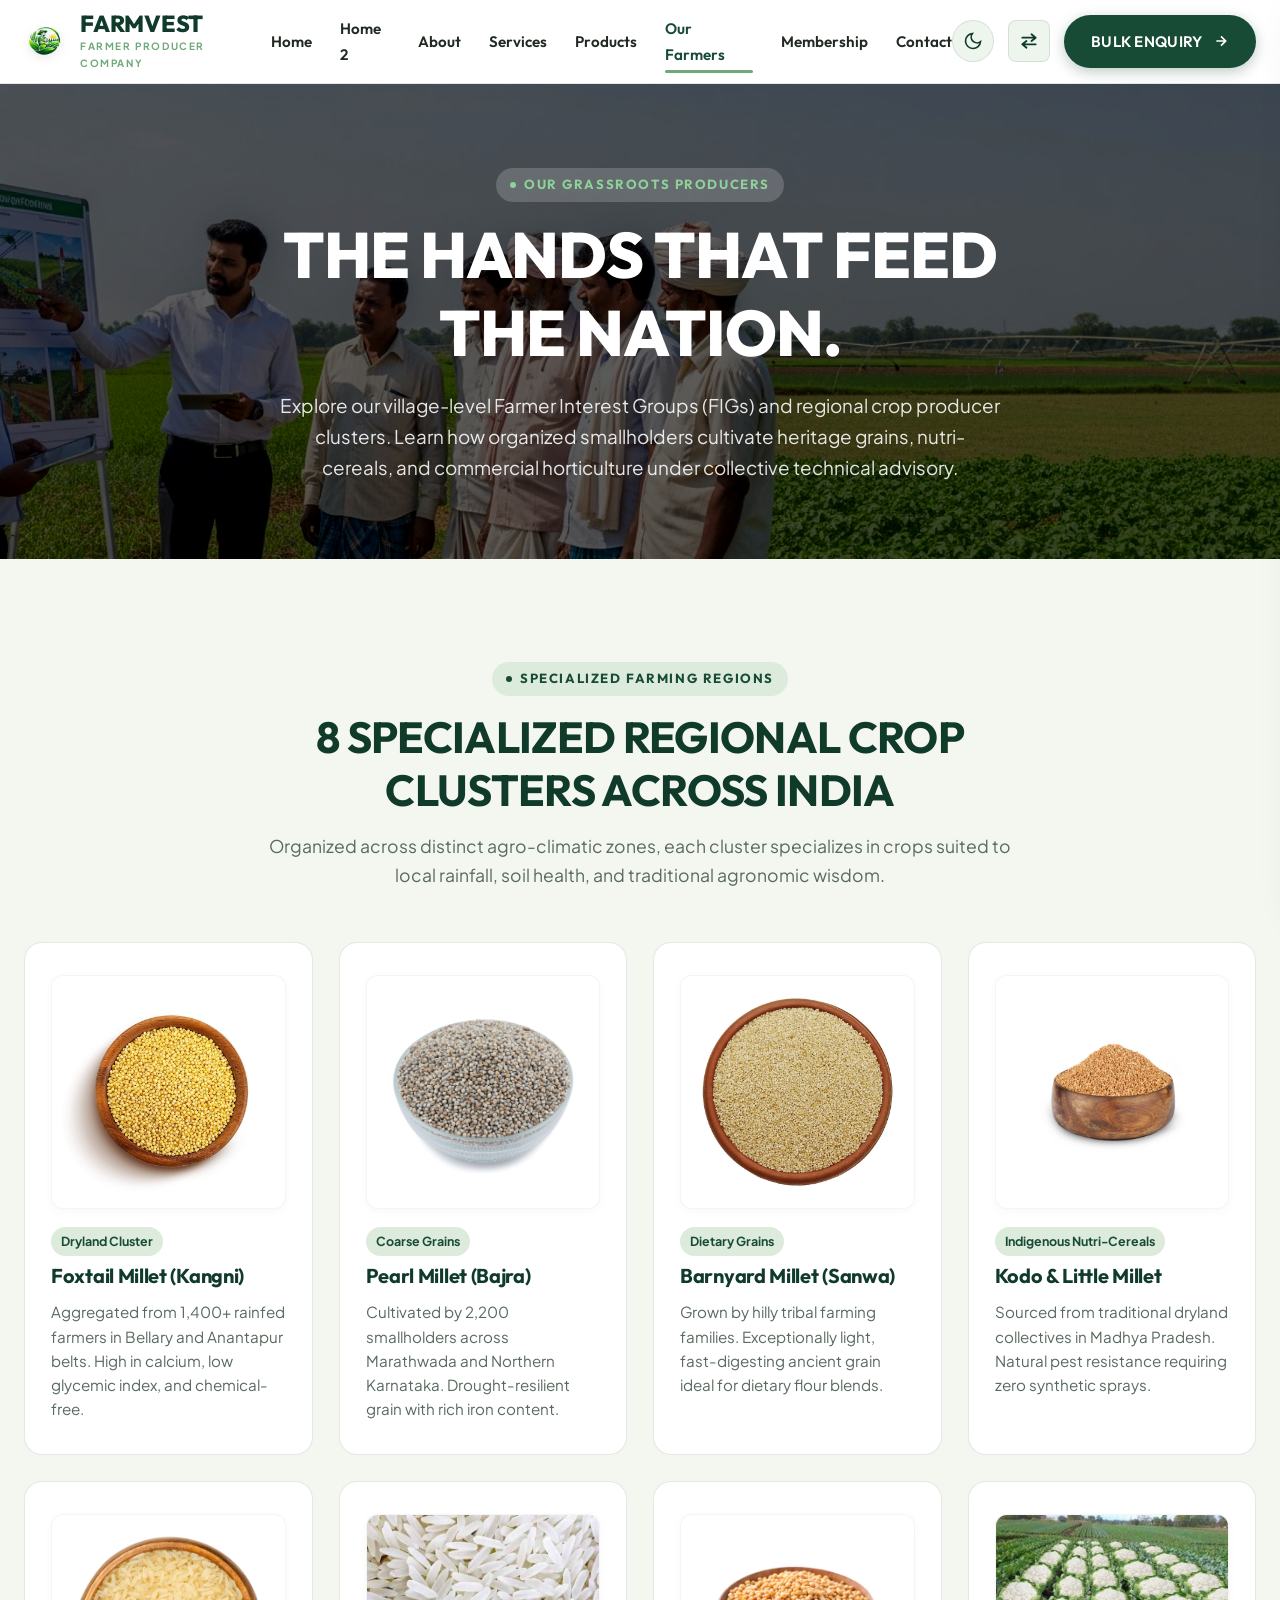
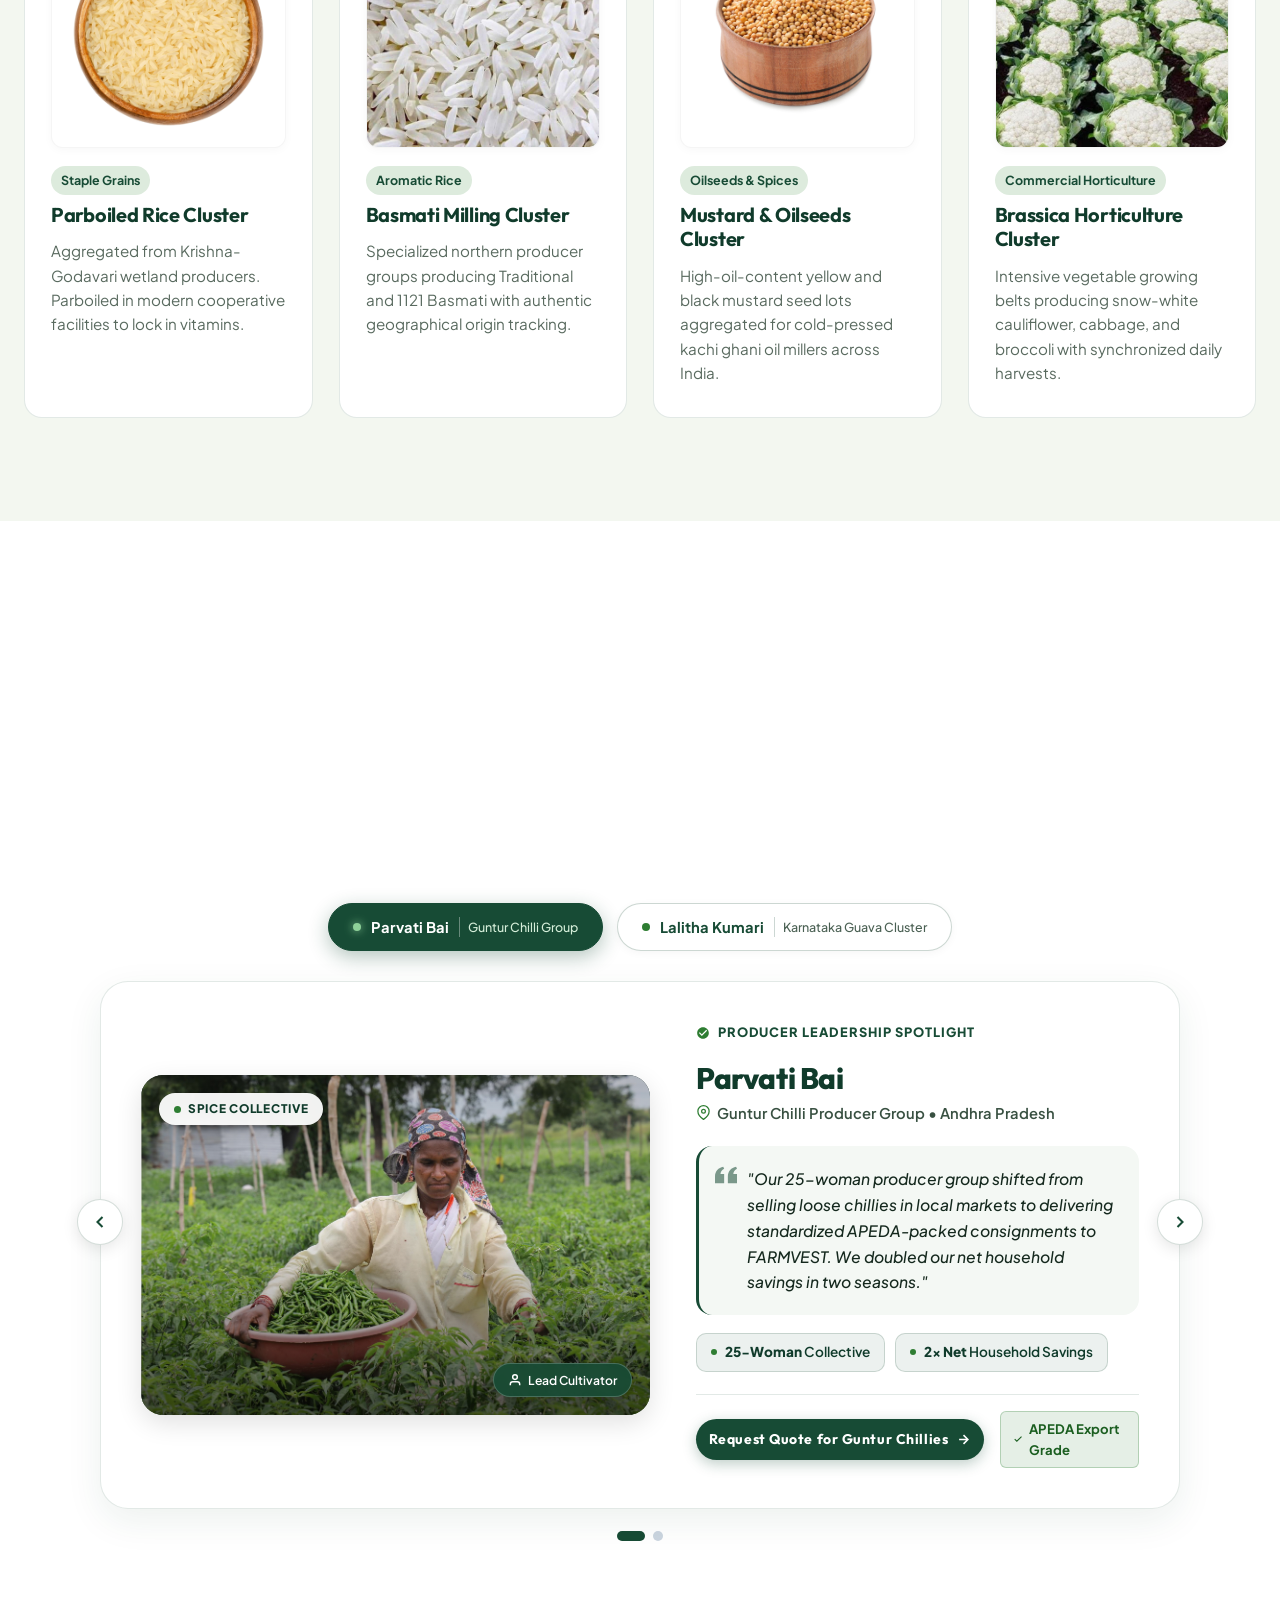
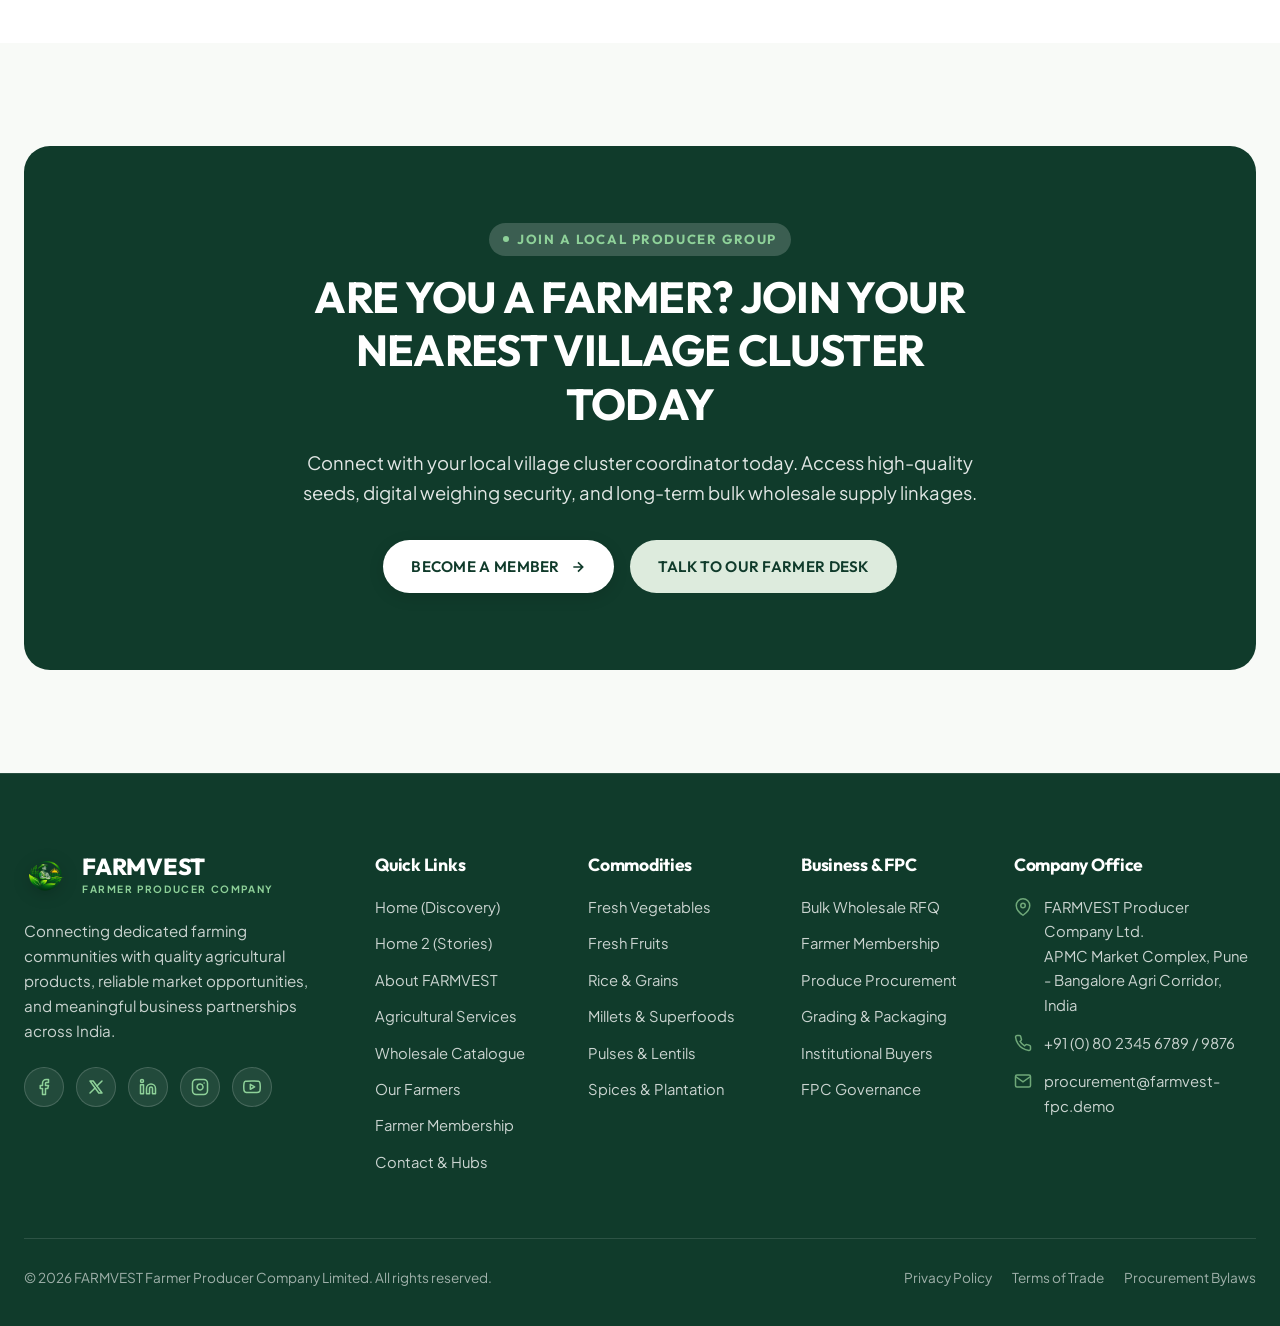
<file: farmers.html>
<!DOCTYPE html>
<html lang="en" data-theme="light">
<head>
  <meta charset="UTF-8">
  <meta name="viewport" content="width=device-width, initial-scale=1.0">
  <title>Our Farmers & Producer Groups — FARMVEST Farmer Producer Company</title>
  <meta name="description" content="Meet the farming collectives, women self-help groups, and regional crop producer clusters that form the backbone of FARMVEST Farmer Producer Company.">
  <link rel="stylesheet" href="assets/css/style.css">
  <link rel="icon" type="image/png" href="assets/images/logo.png">
  <link rel="apple-touch-icon" href="assets/images/logo.png">
</head>
<body>

  <!-- Header -->
  <header class="header">
    <div class="container nav-container">
      <a href="index.html" class="brand-logo" aria-label="FARMVEST Home">
        <img src="assets/images/logo.png" alt="FARMVEST Logo" class="brand-logo-img">
        <div class="brand-text-block">
          <span class="brand-title">FARMVEST</span>
          <span class="brand-subtitle">FARMER PRODUCER COMPANY</span>
        </div>
      </a>

      <nav class="nav-menu" aria-label="Main Navigation">
        <a href="index.html" class="nav-link">Home</a>
        <a href="home-2.html" class="nav-link">Home 2</a>
        <a href="about.html" class="nav-link">About</a>
        <a href="services.html" class="nav-link">Services</a>
        <a href="products.html" class="nav-link">Products</a>
        <a href="farmers.html" class="nav-link active">Our Farmers</a>
        <a href="membership.html" class="nav-link">Membership</a>
        <a href="contact.html" class="nav-link">Contact</a>
      </nav>

      <div class="nav-actions">
        <button class="theme-toggle js-theme-toggle" aria-label="Toggle Bright/Dark Mode">
          <svg class="theme-icon-light" viewBox="0 0 24 24" fill="none" stroke="currentColor" stroke-width="2"><circle cx="12" cy="12" r="5"/><line x1="12" y1="1" x2="12" y2="3"/><line x1="12" y1="21" x2="12" y2="23"/><line x1="4.22" y1="4.22" x2="5.64" y2="5.64"/><line x1="18.36" y1="18.36" x2="19.78" y2="19.78"/><line x1="1" y1="12" x2="3" y2="12"/><line x1="21" y1="12" x2="23" y2="12"/><line x1="4.22" y1="19.78" x2="5.64" y2="18.36"/><line x1="18.36" y1="5.64" x2="19.78" y2="4.22"/></svg>
          <svg class="theme-icon-dark" viewBox="0 0 24 24" fill="none" stroke="currentColor" stroke-width="2"><path d="M21 12.79A9 9 0 1 1 11.21 3 7 7 0 0 0 21 12.79z"/></svg>
        </button>

        <!-- RTL / LTR Direction Toggle Button -->
        <button class="rtl-toggle js-rtl-toggle" aria-label="Toggle Text Direction (RTL/LTR)" title="Toggle Text Direction">
          <svg class="rtl-icon" viewBox="0 0 24 24" fill="none" stroke="currentColor" stroke-width="2.2" stroke-linecap="round" stroke-linejoin="round">
            <path d="M4 8h16M15 4l5 4-5 4"/>
            <path d="M20 16H4M9 12l-5 4 5 4"/>
          </svg>
        </button>
        <button class="btn btn-primary" data-open-modal="bulkEnquiryModal">
          <span>BULK ENQUIRY</span>
          <svg width="16" height="16" viewBox="0 0 24 24" fill="none" stroke="currentColor" stroke-width="2.5"><path d="M5 12h14M12 5l7 7-7 7"/></svg>
        </button>
        <button class="hamburger-btn js-hamburger-btn" aria-label="Open Navigation Menu">
          <span class="hamburger-line"></span>
          <span class="hamburger-line"></span>
          <span class="hamburger-line"></span>
        </button>
      </div>
    </div>
  </header>

  <!-- Mobile Drawer -->
  <div class="mobile-drawer-overlay"></div>
  <aside class="mobile-drawer" aria-label="Mobile Navigation">
    <div class="mobile-drawer-header">
      <a href="index.html" class="brand-logo" aria-label="FARMVEST Home">
        <img src="assets/images/logo.png" alt="FARMVEST Logo" class="brand-logo-img">
        <div class="brand-text-block">
          <span class="brand-title">FARMVEST</span>
          <span class="brand-subtitle">FARMER PRODUCER COMPANY</span>
        </div>
      </a>
      <button class="drawer-close-btn js-drawer-close" aria-label="Close Navigation Menu">
        <svg width="20" height="20" viewBox="0 0 24 24" fill="none" stroke="currentColor" stroke-width="2"><line x1="18" y1="6" x2="6" y2="18"/><line x1="6" y1="6" x2="18" y2="18"/></svg>
      </button>
    </div>

    <!-- 1. All Navlinks Text in Center Alignment -->
    <div class="mobile-nav-links">
      <a href="index.html" class="mobile-nav-link">Home</a>
      <a href="home-2.html" class="mobile-nav-link">Home 2</a>
      <a href="about.html" class="mobile-nav-link">About</a>
      <a href="services.html" class="mobile-nav-link">Services</a>
      <a href="products.html" class="mobile-nav-link">Products</a>
      <a href="farmers.html" class="mobile-nav-link active">Our Farmers</a>
      <a href="membership.html" class="mobile-nav-link">Membership</a>
      <a href="contact.html" class="mobile-nav-link">Contact</a>
    </div>

    <!-- 2. Theme and RTL Icons in Center Alignment -->
    <div class="mobile-drawer-tools">
      <!-- Bright / Dark Mode Switcher Icon -->
      <button class="theme-toggle js-theme-toggle" aria-label="Toggle Bright/Dark Mode" title="Toggle Bright/Dark Mode">
        <svg class="theme-icon-light" viewBox="0 0 24 24" fill="none" stroke="currentColor" stroke-width="2" stroke-linecap="round" stroke-linejoin="round">
          <circle cx="12" cy="12" r="5"></circle>
          <line x1="12" y1="1" x2="12" y2="3"></line>
          <line x1="12" y1="21" x2="12" y2="23"></line>
          <line x1="4.22" y1="4.22" x2="5.64" y2="5.64"></line>
          <line x1="18.36" y1="18.36" x2="19.78" y2="19.78"></line>
          <line x1="1" y1="12" x2="3" y2="12"></line>
          <line x1="21" y1="12" x2="23" y2="12"></line>
          <line x1="4.22" y1="19.78" x2="5.64" y2="18.36"></line>
          <line x1="18.36" y1="5.64" x2="19.78" y2="4.22"></line>
        </svg>
        <svg class="theme-icon-dark" viewBox="0 0 24 24" fill="none" stroke="currentColor" stroke-width="2" stroke-linecap="round" stroke-linejoin="round">
          <path d="M21 12.79A9 9 0 1 1 11.21 3 7 7 0 0 0 21 12.79z"></path>
        </svg>
      </button>

      <!-- RTL / LTR Direction Toggle Icon -->
      <button class="rtl-toggle js-rtl-toggle" aria-label="Toggle Text Direction (RTL/LTR)" title="Toggle Text Direction">
        <svg class="rtl-icon" viewBox="0 0 24 24" fill="none" stroke="currentColor" stroke-width="2.2" stroke-linecap="round" stroke-linejoin="round">
          <path d="M4 8h16M15 4l5 4-5 4"/>
          <path d="M20 16H4M9 12l-5 4 5 4"/>
        </svg>
      </button>
    </div>

    <!-- 3. Last: CTA Button in Center Alignment Orderly -->
    <div class="mobile-drawer-cta">
      <button class="btn btn-primary" data-open-modal="bulkEnquiryModal">
        <span>BULK ENQUIRY</span>
        <svg width="16" height="16" viewBox="0 0 24 24" fill="none" stroke="currentColor" stroke-width="2.5"><path d="M5 12h14M12 5l7 7-7 7"/></svg>
      </button>
    </div>
  </aside>

  <main id="main-content">
    <!-- Hero Banner (Image: 67 - Agronomist with tablet conducting field advisory) -->
    <section class="page-hero">
      <div class="page-hero-bg">
        <img src="images/image-67.png" alt="Agronomist with tablet and flipchart providing modern crop advisory to farmers in open field" loading="eager">
      </div>
      <div class="container page-hero-content">
        <div class="eyebrow" style="background: rgba(255,255,255,0.18); color: #8ED199;">
          OUR GRASSROOTS PRODUCERS
        </div>
        <h1>THE HANDS THAT FEED THE NATION.</h1>
        <p>Explore our village-level Farmer Interest Groups (FIGs) and regional crop producer clusters. Learn how organized smallholders cultivate heritage grains, nutri-cereals, and commercial horticulture under collective technical advisory.</p>
      </div>
    </section>

    <!-- SECTION: 8 Producer Clusters (Strictly Even Number: Exactly 8 Cards!)
         Images: 107 (Foxtail millet), 108 (Bajra), 109 (Barnyard millet), 110 (Kodo millet), 103 (Parboiled rice), 47 (Basmati texture), 116 (Mustard seeds), 28 (Cauliflower field) -->
    <section class="section bg-light">
      <div class="container">
        <div class="section-header reveal-item">
          <div class="eyebrow">SPECIALIZED FARMING REGIONS</div>
          <h2>8 SPECIALIZED REGIONAL CROP CLUSTERS ACROSS INDIA</h2>
          <p>Organized across distinct agro-climatic zones, each cluster specializes in crops suited to local rainfall, soil health, and traditional agronomic wisdom.</p>
        </div>

        <div class="grid-8">
          <!-- Cluster 1: Foxtail Millet -->
          <div class="feature-box reveal-item">
            <div class="cluster-thumb-box">
              <img src="images/image-107.png" alt="Round golden yellow foxtail millet grains in turned wooden bowl" loading="lazy">
            </div>
            <span class="badge-soft" style="margin-bottom: 8px; width: fit-content;">Dryland Cluster</span>
            <h3>Foxtail Millet (Kangni)</h3>
            <p>Aggregated from 1,400+ rainfed farmers in Bellary and Anantapur belts. High in calcium, low glycemic index, and chemical-free.</p>
          </div>

          <!-- Cluster 2: Pearl Millet (Bajra) -->
          <div class="feature-box reveal-item">
            <div class="cluster-thumb-box">
              <img src="images/image-108.png" alt="Grey greenish pearl millet bajra oval seeds in clear glass bowl" loading="lazy">
            </div>
            <span class="badge-soft" style="margin-bottom: 8px; width: fit-content;">Coarse Grains</span>
            <h3>Pearl Millet (Bajra)</h3>
            <p>Cultivated by 2,200 smallholders across Marathwada and Northern Karnataka. Drought-resilient grain with rich iron content.</p>
          </div>

          <!-- Cluster 3: Barnyard Millet -->
          <div class="feature-box reveal-item">
            <div class="cluster-thumb-box">
              <img src="images/image-109.png" alt="Tiny cream white barnyard millet grains in terracotta bowl" loading="lazy">
            </div>
            <span class="badge-soft" style="margin-bottom: 8px; width: fit-content;">Dietary Grains</span>
            <h3>Barnyard Millet (Sanwa)</h3>
            <p>Grown by hilly tribal farming families. Exceptionally light, fast-digesting ancient grain ideal for dietary flour blends.</p>
          </div>

          <!-- Cluster 4: Kodo & Little Millet -->
          <div class="feature-box reveal-item">
            <div class="cluster-thumb-box">
              <img src="images/image-110.png" alt="Golden brown kodo millet seeds in rustic turned wooden bowl" loading="lazy">
            </div>
            <span class="badge-soft" style="margin-bottom: 8px; width: fit-content;">Indigenous Nutri-Cereals</span>
            <h3>Kodo & Little Millet</h3>
            <p>Sourced from traditional dryland collectives in Madhya Pradesh. Natural pest resistance requiring zero synthetic sprays.</p>
          </div>

          <!-- Cluster 5: Parboiled Staple Rice -->
          <div class="feature-box reveal-item">
            <div class="cluster-thumb-box">
              <img src="images/image-103.png" alt="Top-down view of parboiled white rice in round wooden bowl" loading="lazy">
            </div>
            <span class="badge-soft" style="margin-bottom: 8px; width: fit-content;">Staple Grains</span>
            <h3>Parboiled Rice Cluster</h3>
            <p>Aggregated from Krishna-Godavari wetland producers. Parboiled in modern cooperative facilities to lock in vitamins.</p>
          </div>

          <!-- Cluster 6: Basmati Rice Milling -->
          <div class="feature-box reveal-item">
            <div class="cluster-thumb-box">
              <img src="images/image-47.png" alt="Macro texture shot of premium long-grain white Basmati rice" loading="lazy" class="img-cover">
            </div>
            <span class="badge-soft" style="margin-bottom: 8px; width: fit-content;">Aromatic Rice</span>
            <h3>Basmati Milling Cluster</h3>
            <p>Specialized northern producer groups producing Traditional and 1121 Basmati with authentic geographical origin tracking.</p>
          </div>

          <!-- Cluster 7: Mustard & Oilseeds -->
          <div class="feature-box reveal-item">
            <div class="cluster-thumb-box">
              <img src="images/image-116.png" alt="Wooden bowl filled to the brim with round golden yellow mustard seeds" loading="lazy">
            </div>
            <span class="badge-soft" style="margin-bottom: 8px; width: fit-content;">Oilseeds & Spices</span>
            <h3>Mustard & Oilseeds Cluster</h3>
            <p>High-oil-content yellow and black mustard seed lots aggregated for cold-pressed kachi ghani oil millers across India.</p>
          </div>

          <!-- Cluster 8: Commercial Cauliflower & Brassicas -->
          <div class="feature-box reveal-item">
            <div class="cluster-thumb-box">
              <img src="images/image-28.png" alt="Uniform commercial rows of dense white cauliflower heads in field" loading="lazy" class="img-cover">
            </div>
            <span class="badge-soft" style="margin-bottom: 8px; width: fit-content;">Commercial Horticulture</span>
            <h3>Brassica Horticulture Cluster</h3>
            <p>Intensive vegetable growing belts producing snow-white cauliflower, cabbage, and broccoli with synchronized daily harvests.</p>
          </div>
        </div>
      </div>
    </section>

    <!-- SECTION: Women in Agriculture (2 Stories - Strictly Even: 2!)
         Images: 32 (Chilli harvest) & 38 (Guava harvest) -->
    <section class="section bg-white">
      <div class="container">
        <div class="section-header reveal-item">
          <div class="eyebrow">FARMER LEADERSHIP IN ACTION</div>
          <h2>HOW WOMEN FARMERS AND LOCAL DIRECTORS DRIVE OUR SUCCESS</h2>
          <p>Highlighting dedicated women cultivators who spearhead micro-enterprises, seed preservation, and organic vegetable clusters.</p>
        </div>

        <div class="leadership-showcase-wrapper reveal-item">
          <!-- Profile Switcher Tabs -->
          <div class="leadership-tabs-nav" id="leadershipTabsNav" role="tablist" aria-label="Women Producer Leaders">
            <button class="leader-tab-btn active" data-index="0" role="tab" aria-selected="true" aria-label="View Parvati Bai profile">
              <span class="leader-tab-dot"></span>
              <span>Parvati Bai</span>
              <span class="leader-tab-role">Guntur Chilli Group</span>
            </button>
            <button class="leader-tab-btn" data-index="1" role="tab" aria-selected="false" aria-label="View Lalitha Kumari profile">
              <span class="leader-tab-dot"></span>
              <span>Lalitha Kumari</span>
              <span class="leader-tab-role">Karnataka Guava Cluster</span>
            </button>
          </div>

          <!-- Prev / Next Navigation Buttons -->
          <button class="stage-arrow-btn prev-btn js-leader-stage-prev" aria-label="Previous producer story">
            <svg width="20" height="20" viewBox="0 0 24 24" fill="none" stroke="currentColor" stroke-width="2.5"><polyline points="15 18 9 12 15 6"/></svg>
          </button>
          <button class="stage-arrow-btn next-btn js-leader-stage-next" aria-label="Next producer story">
            <svg width="20" height="20" viewBox="0 0 24 24" fill="none" stroke="currentColor" stroke-width="2.5"><polyline points="9 18 15 12 9 6"/></svg>
          </button>

          <!-- Unified Stage Viewport & Track -->
          <div class="leadership-stage-viewport">
            <div class="leadership-stage-track" id="leadershipStageTrack">

              <!-- Slide 1: Parvati Bai -->
              <div class="leadership-slide" role="tabpanel">
                <div class="leader-visual-frame">
                  <img src="images/image-32.png" alt="Indian woman farmer in floral headscarf harvesting green chillies into tub in field" loading="lazy">
                  <div class="leader-frame-overlay"></div>
                  <span class="leader-tag-pill">
                    <span class="leader-tag-dot"></span>
                    SPICE COLLECTIVE
                  </span>
                  <div class="leader-status-chip">
                    <svg width="14" height="14" viewBox="0 0 24 24" fill="none" stroke="currentColor" stroke-width="2.5"><path d="M20 21v-2a4 4 0 0 0-4-4H8a4 4 0 0 0-4 4v2"/><circle cx="12" cy="7" r="4"/></svg>
                    <span>Lead Cultivator</span>
                  </div>
                </div>

                <div class="leader-content-pane">
                  <div class="leader-eyebrow-row">
                    <svg width="14" height="14" viewBox="0 0 24 24" fill="currentColor"><path d="M12 2C6.48 2 2 6.48 2 12s4.48 10 10 10 10-4.48 10-10S17.52 2 12 2zm-2 15l-5-5 1.41-1.41L10 14.17l7.59-7.59L19 8l-9 9z"/></svg>
                    <span>PRODUCER LEADERSHIP SPOTLIGHT</span>
                  </div>

                  <div>
                    <h3 class="leader-heading">Parvati Bai</h3>
                    <span class="leader-region">
                      <svg width="15" height="15" viewBox="0 0 24 24" fill="none" stroke="currentColor" stroke-width="2"><path d="M21 10c0 7-9 13-9 13s-9-6-9-13a9 9 0 0 1 18 0z"/><circle cx="12" cy="10" r="3"/></svg>
                      Guntur Chilli Producer Group &bull; Andhra Pradesh
                    </span>
                  </div>

                  <div class="leader-quote-box">
                    <svg class="leader-quote-icon" width="22" height="22" viewBox="0 0 24 24" fill="currentColor">
                      <path d="M14.017 21v-7.391c0-5.704 3.731-9.57 8.983-10.609l.995 2.151c-2.432.917-3.995 3.638-3.995 5.849h4v10h-9.983zm-14.017 0v-7.391c0-5.704 3.748-9.57 9-10.609l.996 2.151c-2.433.917-3.996 3.638-3.996 5.849h3.983v10h-9.983z"/>
                    </svg>
                    <p class="leader-quote-text">"Our 25-woman producer group shifted from selling loose chillies in local markets to delivering standardized APEDA-packed consignments to FARMVEST. We doubled our net household savings in two seasons."</p>
                  </div>

                  <div class="leader-metrics-grid">
                    <div class="leader-metric-chip">
                      <span class="leader-metric-dot"></span>
                      <span><strong>25-Woman</strong> Collective</span>
                    </div>
                    <div class="leader-metric-chip">
                      <span class="leader-metric-dot"></span>
                      <span><strong>2x Net</strong> Household Savings</span>
                    </div>
                  </div>

                  <div class="leader-action-bar">
                    <button class="btn btn-primary btn-sm" data-open-modal="bulkEnquiryModal" data-product="Guntur Green Chillies">
                      <span>Request Quote for Guntur Chillies</span>
                      <svg width="15" height="15" viewBox="0 0 24 24" fill="none" stroke="currentColor" stroke-width="2.5"><path d="M5 12h14M12 5l7 7-7 7"/></svg>
                    </button>
                    <div class="leader-verify-badge">
                      <svg width="14" height="14" viewBox="0 0 24 24" fill="none" stroke="currentColor" stroke-width="2.5"><polyline points="20 6 9 17 4 12"/></svg>
                      <span>APEDA Export Grade</span>
                    </div>
                  </div>
                </div>
              </div>

              <!-- Slide 2: Lalitha Kumari -->
              <div class="leadership-slide" role="tabpanel">
                <div class="leader-visual-frame">
                  <img src="images/image-38.png" alt="Female farmer in yellow sari kneeling beside young guava tree holding green fruit" loading="lazy">
                  <div class="leader-frame-overlay"></div>
                  <span class="leader-tag-pill">
                    <span class="leader-tag-dot"></span>
                    ORCHARD SPECIALIST
                  </span>
                  <div class="leader-status-chip">
                    <svg width="14" height="14" viewBox="0 0 24 24" fill="none" stroke="currentColor" stroke-width="2.5"><path d="M20 21v-2a4 4 0 0 0-4-4H8a4 4 0 0 0-4 4v2"/><circle cx="12" cy="7" r="4"/></svg>
                    <span>Orchard Lead</span>
                  </div>
                </div>

                <div class="leader-content-pane">
                  <div class="leader-eyebrow-row">
                    <svg width="14" height="14" viewBox="0 0 24 24" fill="currentColor"><path d="M12 2C6.48 2 2 6.48 2 12s4.48 10 10 10 10-4.48 10-10S17.52 2 12 2zm-2 15l-5-5 1.41-1.41L10 14.17l7.59-7.59L19 8l-9 9z"/></svg>
                    <span>PRODUCER LEADERSHIP SPOTLIGHT</span>
                  </div>

                  <div>
                    <h3 class="leader-heading">Lalitha Kumari</h3>
                    <span class="leader-region">
                      <svg width="15" height="15" viewBox="0 0 24 24" fill="none" stroke="currentColor" stroke-width="2"><path d="M21 10c0 7-9 13-9 13s-9-6-9-13a9 9 0 0 1 18 0z"/><circle cx="12" cy="10" r="3"/></svg>
                      Karnataka Guava Cluster &bull; Dharwad Region
                    </span>
                  </div>

                  <div class="leader-quote-box">
                    <svg class="leader-quote-icon" width="22" height="22" viewBox="0 0 24 24" fill="currentColor">
                      <path d="M14.017 21v-7.391c0-5.704 3.731-9.57 8.983-10.609l.995 2.151c-2.432.917-3.995 3.638-3.995 5.849h4v10h-9.983zm-14.017 0v-7.391c0-5.704 3.748-9.57 9-10.609l.996 2.151c-2.433.917-3.996 3.638-3.996 5.849h3.983v10h-9.983z"/>
                    </svg>
                    <p class="leader-quote-text">"Adopting micro-irrigation and organic bio-fertilizers helped my Taiwan Pink guava orchard achieve year-round fruit set. Through our cooperative, fruits are weighed digitally and paid without delay."</p>
                  </div>

                  <div class="leader-metrics-grid">
                    <div class="leader-metric-chip">
                      <span class="leader-metric-dot"></span>
                      <span><strong>Micro-Irrigation</strong> Fitted</span>
                    </div>
                    <div class="leader-metric-chip">
                      <span class="leader-metric-dot"></span>
                      <span><strong>Digital Tare</strong> Weighing</span>
                    </div>
                  </div>

                  <div class="leader-action-bar">
                    <button class="btn btn-primary btn-sm" data-open-modal="bulkEnquiryModal" data-product="Taiwan Pink Guava">
                      <span>Request Quote for Fresh Guavas</span>
                      <svg width="15" height="15" viewBox="0 0 24 24" fill="none" stroke="currentColor" stroke-width="2.5"><path d="M5 12h14M12 5l7 7-7 7"/></svg>
                    </button>
                    <div class="leader-verify-badge">
                      <svg width="14" height="14" viewBox="0 0 24 24" fill="none" stroke="currentColor" stroke-width="2.5"><polyline points="20 6 9 17 4 12"/></svg>
                      <span>GAP Certified Orchard</span>
                    </div>
                  </div>
                </div>
              </div>

            </div>
          </div>

          <!-- Pagination Dots -->
          <div class="leadership-stage-dots" id="leadershipStageDots" role="tablist" aria-label="Producer Leadership Slides">
            <button class="stage-dot active" data-index="0" aria-label="Slide 1: Parvati Bai"></button>
            <button class="stage-dot" data-index="1" aria-label="Slide 2: Lalitha Kumari"></button>
          </div>
        </div>
        </div>
      </div>
    </section>

    <!-- Final Farmer Join CTA -->
    <section class="section">
      <div class="container">
        <div class="cta-banner reveal-item">
          <div class="cta-banner-content">
            <div class="eyebrow" style="background: rgba(255,255,255,0.18); color: #8ED199;">
              JOIN A LOCAL PRODUCER GROUP
            </div>
            <h2>ARE YOU A FARMER? JOIN YOUR NEAREST VILLAGE CLUSTER TODAY</h2>
            <p>Connect with your local village cluster coordinator today. Access high-quality seeds, digital weighing security, and long-term bulk wholesale supply linkages.</p>
            <div class="btn-group">
              <button class="btn btn-white" data-open-modal="membershipEnquiryModal">
                <span>BECOME A MEMBER</span>
                <svg width="16" height="16" viewBox="0 0 24 24" fill="none" stroke="currentColor" stroke-width="2.5"><path d="M5 12h14M12 5l7 7-7 7"/></svg>
              </button>
              <a href="contact.html" class="btn btn-secondary">
                <span>TALK TO OUR FARMER DESK</span>
              </a>
            </div>
          </div>
        </div>
      </div>
    </section>
  </main>

  <!-- Global Footer -->
  <footer class="footer">
    <div class="container">
      <div class="footer-grid">
        <div class="footer-brand">
          <div class="brand-logo" style="margin-bottom: 12px;">
            <img src="assets/images/logo.png" alt="FARMVEST Logo" class="brand-logo-img">
            <div class="brand-text-block">
              <span class="brand-title" style="color: #FFFFFF;">FARMVEST</span>
              <span class="brand-subtitle" style="color: #8ED199;">FARMER PRODUCER COMPANY</span>
            </div>
          </div>
          <p>Connecting dedicated farming communities with quality agricultural products, reliable market opportunities, and meaningful business partnerships across India.</p>
          <!-- Social Media Links -->
          <div class="footer-social-links" aria-label="Social Media Channels">
            <a href="https://facebook.com" class="footer-social-icon" aria-label="Facebook" target="_blank" rel="noopener noreferrer">
              <svg width="18" height="18" viewBox="0 0 24 24" fill="none" stroke="currentColor" stroke-width="2" stroke-linecap="round" stroke-linejoin="round">
                <path d="M18 2h-3a5 5 0 0 0-5 5v3H7v4h3v8h4v-8h3l1-4h-4V7a1 1 0 0 1 1-1h3z"></path>
              </svg>
            </a>
            <a href="https://x.com" class="footer-social-icon" aria-label="X (formerly Twitter)" target="_blank" rel="noopener noreferrer">
              <svg width="18" height="18" viewBox="0 0 24 24" fill="none" stroke="currentColor" stroke-width="2" stroke-linecap="round" stroke-linejoin="round">
                <path d="M4 4l11.733 16h4.267l-11.733 -16z"></path>
                <path d="M4 20l6.768 -6.768m2.46 -2.46l6.772 -6.772"></path>
              </svg>
            </a>
            <a href="https://linkedin.com" class="footer-social-icon" aria-label="LinkedIn" target="_blank" rel="noopener noreferrer">
              <svg width="18" height="18" viewBox="0 0 24 24" fill="none" stroke="currentColor" stroke-width="2" stroke-linecap="round" stroke-linejoin="round">
                <path d="M16 8a6 6 0 0 1 6 6v7h-4v-7a2 2 0 0 0-2-2 2 2 0 0 0-2 2v7h-4v-7a6 6 0 0 1 6-6z"></path>
                <rect x="2" y="9" width="4" height="12"></rect>
                <circle cx="4" cy="4" r="2"></circle>
              </svg>
            </a>
            <a href="https://instagram.com" class="footer-social-icon" aria-label="Instagram" target="_blank" rel="noopener noreferrer">
              <svg width="18" height="18" viewBox="0 0 24 24" fill="none" stroke="currentColor" stroke-width="2" stroke-linecap="round" stroke-linejoin="round">
                <rect x="2" y="2" width="20" height="20" rx="5" ry="5"></rect>
                <path d="M16 11.37A4 4 0 1 1 12.63 8 4 4 0 0 1 16 11.37z"></path>
                <line x1="17.5" y1="6.5" x2="17.51" y2="6.5"></line>
              </svg>
            </a>
            <a href="https://youtube.com" class="footer-social-icon" aria-label="YouTube" target="_blank" rel="noopener noreferrer">
              <svg width="18" height="18" viewBox="0 0 24 24" fill="none" stroke="currentColor" stroke-width="2" stroke-linecap="round" stroke-linejoin="round">
                <path d="M22.54 6.42a2.78 2.78 0 0 0-1.94-2C18.88 4 12 4 12 4s-6.88 0-8.6.46a2.78 2.78 0 0 0-1.94 2A29 29 0 0 0 1 11.75a29 29 0 0 0 .46 5.33A2.78 2.78 0 0 0 3.4 19c1.72.46 8.6.46 8.6.46s6.88 0 8.6-.46a2.78 2.78 0 0 0 1.94-2 29 29 0 0 0 .46-5.25 29 29 0 0 0-.46-5.33z"></path>
                <polygon points="9.75 15.02 15.5 11.75 9.75 8.48 9.75 15.02"></polygon>
              </svg>
            </a>
          </div>
        </div>

        <div>
          <h4 class="footer-title">Quick Links</h4>
          <div class="footer-links">
            <a href="index.html" class="footer-link">Home (Discovery)</a>
            <a href="home-2.html" class="footer-link">Home 2 (Stories)</a>
            <a href="about.html" class="footer-link">About FARMVEST</a>
            <a href="services.html" class="footer-link">Agricultural Services</a>
            <a href="products.html" class="footer-link">Wholesale Catalogue</a>
            <a href="farmers.html" class="footer-link">Our Farmers</a>
            <a href="membership.html" class="footer-link">Farmer Membership</a>
            <a href="contact.html" class="footer-link">Contact & Hubs</a>
          </div>
        </div>

        <div>
          <h4 class="footer-title">Commodities</h4>
          <div class="footer-links">
            <a href="products.html?category=vegetables" class="footer-link">Fresh Vegetables</a>
            <a href="products.html?category=fruits" class="footer-link">Fresh Fruits</a>
            <a href="products.html?category=rice" class="footer-link">Rice & Grains</a>
            <a href="products.html?category=millets" class="footer-link">Millets & Superfoods</a>
            <a href="products.html?category=pulses" class="footer-link">Pulses & Lentils</a>
            <a href="products.html?category=spices" class="footer-link">Spices & Plantation</a>
          </div>
        </div>

        <div>
          <h4 class="footer-title">Business & FPC</h4>
          <div class="footer-links">
            <a href="#" class="footer-link" data-open-modal="bulkEnquiryModal">Bulk Wholesale RFQ</a>
            <a href="#" class="footer-link" data-open-modal="membershipEnquiryModal">Farmer Membership</a>
            <a href="services.html" class="footer-link">Produce Procurement</a>
            <a href="services.html" class="footer-link">Grading & Packaging</a>
            <a href="contact.html" class="footer-link">Institutional Buyers</a>
            <a href="about.html" class="footer-link">FPC Governance</a>
          </div>
        </div>

        <div>
          <h4 class="footer-title">Company Office</h4>
          <div class="footer-contact-info">
            <div class="footer-contact-item">
              <svg width="18" height="18" viewBox="0 0 24 24" fill="none" stroke="currentColor" stroke-width="2"><path d="M21 10c0 7-9 13-9 13s-9-6-9-13a9 9 0 0 1 18 0z"/><circle cx="12" cy="10" r="3"/></svg>
              <span>FARMVEST Producer Company Ltd.<br>APMC Market Complex, Pune - Bangalore Agri Corridor, India</span>
            </div>
            <div class="footer-contact-item">
              <svg width="18" height="18" viewBox="0 0 24 24" fill="none" stroke="currentColor" stroke-width="2"><path d="M22 16.92v3a2 2 0 0 1-2.18 2 19.79 19.79 0 0 1-8.63-3.07 19.5 19.5 0 0 1-6-6 19.79 19.79 0 0 1-3.07-8.67A2 2 0 0 1 4.11 2h3a2 2 0 0 1 2 1.72 12.84 12.84 0 0 0 .7 2.81 2 2 0 0 1-.45 2.11L8.09 9.91a16 16 0 0 0 6 6l1.27-1.27a2 2 0 0 1 2.11-.45 12.84 12.84 0 0 0 2.81.7A2 2 0 0 1 22 16.92z"/></svg>
              <span>+91 (0) 80 2345 6789 / 9876</span>
            </div>
            <div class="footer-contact-item">
              <svg width="18" height="18" viewBox="0 0 24 24" fill="none" stroke="currentColor" stroke-width="2"><path d="M4 4h16c1.1 0 2 .9 2 2v12c0 1.1-.9 2-2 2H4c-1.1 0-2-.9-2-2V6c0-1.1.9-2 2-2z"/><polyline points="22,6 12,13 2,6"/></svg>
              <span>procurement@farmvest-fpc.demo</span>
            </div>
          </div>
        </div>
      </div>

      <div class="footer-bottom">
        <div>
          &copy; 2026 FARMVEST Farmer Producer Company Limited. All rights reserved.
        </div>
        <div style="display: flex; gap: 20px;">
          <a href="about.html" style="color: rgba(255,255,255,0.6);">Privacy Policy</a>
          <a href="about.html" style="color: rgba(255,255,255,0.6);">Terms of Trade</a>
          <a href="contact.html" style="color: rgba(255,255,255,0.6);">Procurement Bylaws</a>
        </div>
      </div>
    </div>
  </footer>

  <!-- Reusable Modals -->
  <div class="modal-overlay" id="bulkEnquiryModal" role="dialog" aria-modal="true">
    <div class="modal-dialog">
      <div class="modal-header">
        <div>
          <span class="eyebrow" style="font-size: 0.75rem; margin-bottom: 6px;">WHOLESALE PURCHASE RFQ</span>
          <h3>Submit Bulk Product Enquiry</h3>
        </div>
        <button class="modal-close-btn js-modal-close" aria-label="Close modal">
          <svg width="18" height="18" viewBox="0 0 24 24" fill="none" stroke="currentColor" stroke-width="2"><line x1="18" y1="6" x2="6" y2="18"/><line x1="6" y1="6" x2="18" y2="18"/></svg>
        </button>
      </div>

      <form class="js-validated-form" novalidate>
        <div class="form-row">
          <div class="form-group">
            <label class="form-label">Full Name <span class="required">*</span></label>
            <input type="text" name="name" class="form-input" placeholder="e.g. Rajesh Sharma" required>
          </div>
          <div class="form-group">
            <label class="form-label">Business / Company Name <span class="required">*</span></label>
            <input type="text" name="company" class="form-input" placeholder="e.g. Apex Food Processing Ltd." required>
          </div>
        </div>
        <div class="form-row">
          <div class="form-group">
            <label class="form-label">Phone Number <span class="required">*</span></label>
            <input type="tel" name="phone" class="form-input" placeholder="+91 98765 43210" required>
          </div>
          <div class="form-group">
            <label class="form-label">Email Address <span class="required">*</span></label>
            <input type="email" name="email" class="form-input" placeholder="procurement@company.com" required>
          </div>
        </div>
        <div class="form-row">
          <div class="form-group">
            <label class="form-label">Product Interested In <span class="required">*</span></label>
            <input type="text" name="product" class="form-input" placeholder="e.g. Foxtail Millet / Mustard Seeds" required>
          </div>
          <div class="form-group">
            <label class="form-label">Required Quantity (kg / Tons) <span class="required">*</span></label>
            <input type="text" name="quantity" class="form-input" placeholder="e.g. 5 Metric Tons" required>
          </div>
        </div>
        <div class="form-group">
          <label class="form-label">Delivery Location / Mandi Destination <span class="required">*</span></label>
          <input type="text" name="location" class="form-input" placeholder="City, State, Warehouse PIN code" required>
        </div>
        <div class="form-group">
          <label class="form-label">Additional Message / Quality Specifications</label>
          <textarea name="message" class="form-textarea" rows="3" placeholder="Specify grading size, packaging preferences (crates/bags), delivery schedule, or recurring purchase needs..."></textarea>
        </div>
        <div style="display: flex; justify-content: center; margin-top: 24px;">
          <button type="submit" class="btn btn-primary" style="width: 100%; max-width: 340px; justify-content: center;">
            <span>SUBMIT BULK ENQUIRY</span>
            <svg width="16" height="16" viewBox="0 0 24 24" fill="none" stroke="currentColor" stroke-width="2.5"><path d="M5 12h14M12 5l7 7-7 7"/></svg>
          </button>
        </div>
      </form>

      <div class="modal-success-state">
        <div class="modal-success-icon">
          <svg width="32" height="32" viewBox="0 0 24 24" fill="none" stroke="currentColor" stroke-width="2.5"><polyline points="20 6 9 17 4 12"/></svg>
        </div>
        <h3>Enquiry Submitted Successfully!</h3>
        <p style="margin: 12px 0 20px;">Thank you for your bulk enquiry. Our commercial procurement team will review your requirements and respond within 24 business hours.</p>
        <button type="button" class="btn btn-primary js-modal-close">Done</button>
      </div>
    </div>
  </div>

  <div class="modal-overlay" id="membershipEnquiryModal" role="dialog" aria-modal="true">
    <div class="modal-dialog">
      <div class="modal-header">
        <div>
          <span class="eyebrow" style="font-size: 0.75rem; margin-bottom: 6px;">GROW WITH OUR COOPERATIVE</span>
          <h3>Farmer Membership Application</h3>
        </div>
        <button class="modal-close-btn js-modal-close" aria-label="Close modal">
          <svg width="18" height="18" viewBox="0 0 24 24" fill="none" stroke="currentColor" stroke-width="2"><line x1="18" y1="6" x2="6" y2="18"/><line x1="6" y1="6" x2="18" y2="18"/></svg>
        </button>
      </div>

      <form class="js-validated-form" novalidate>
        <div class="form-row">
          <div class="form-group">
            <label class="form-label">Farmer Full Name <span class="required">*</span></label>
            <input type="text" name="farmer_name" class="form-input" placeholder="e.g. Ramesh Patil" required>
          </div>
          <div class="form-group">
            <label class="form-label">Phone Number <span class="required">*</span></label>
            <input type="tel" name="phone" class="form-input" placeholder="+91 98765 00000" required>
          </div>
        </div>
        <div class="form-row">
          <div class="form-group">
            <label class="form-label">Village / Gram Panchayat <span class="required">*</span></label>
            <input type="text" name="village" class="form-input" placeholder="e.g. Shivajinagar" required>
          </div>
          <div class="form-group">
            <label class="form-label">District & State <span class="required">*</span></label>
            <input type="text" name="district" class="form-input" placeholder="e.g. Belagavi, Karnataka" required>
          </div>
        </div>
        <div class="form-row">
          <div class="form-group">
            <label class="form-label">Main Crops / Agricultural Produce <span class="required">*</span></label>
            <input type="text" name="crops" class="form-input" placeholder="e.g. Paddy, Tomatoes, Ragi" required>
          </div>
          <div class="form-group">
            <label class="form-label">Total Land Holding (Acres) <span class="required">*</span></label>
            <input type="text" name="land" class="form-input" placeholder="e.g. 3.5 Acres" required>
          </div>
        </div>
        <div class="form-group">
          <label class="form-label">Additional Message / Inquiries</label>
          <textarea name="message" class="form-textarea" rows="3" placeholder="Tell us about your current farming practices, irrigation sources, or specific support you need..."></textarea>
        </div>
        <div style="display: flex; justify-content: center; margin-top: 24px;">
          <button type="submit" class="btn btn-primary" style="width: 100%; max-width: 340px; justify-content: center;">
            <span>APPLY FOR MEMBERSHIP</span>
            <svg width="16" height="16" viewBox="0 0 24 24" fill="none" stroke="currentColor" stroke-width="2.5"><path d="M5 12h14M12 5l7 7-7 7"/></svg>
          </button>
        </div>
      </form>

      <div class="modal-success-state">
        <div class="modal-success-icon">
          <svg width="32" height="32" viewBox="0 0 24 24" fill="none" stroke="currentColor" stroke-width="2.5"><polyline points="20 6 9 17 4 12"/></svg>
        </div>
        <h3>Application Received!</h3>
        <p style="margin: 12px 0 20px;">Welcome! Our village cluster coordinator will reach out to schedule an in-person field visit and discuss your membership share allocation.</p>
        <button type="button" class="btn btn-primary js-modal-close">Done</button>
      </div>
    </div>
  </div>

  <button class="back-to-top" aria-label="Back to top of page">
    <svg width="20" height="20" viewBox="0 0 24 24" fill="none" stroke="currentColor" stroke-width="2.5"><line x1="12" y1="19" x2="12" y2="5"/><polyline points="5 12 12 5 19 12"/></svg>
  </button>

  <script src="assets/js/main.js"></script>
</body>
</html>
</file>
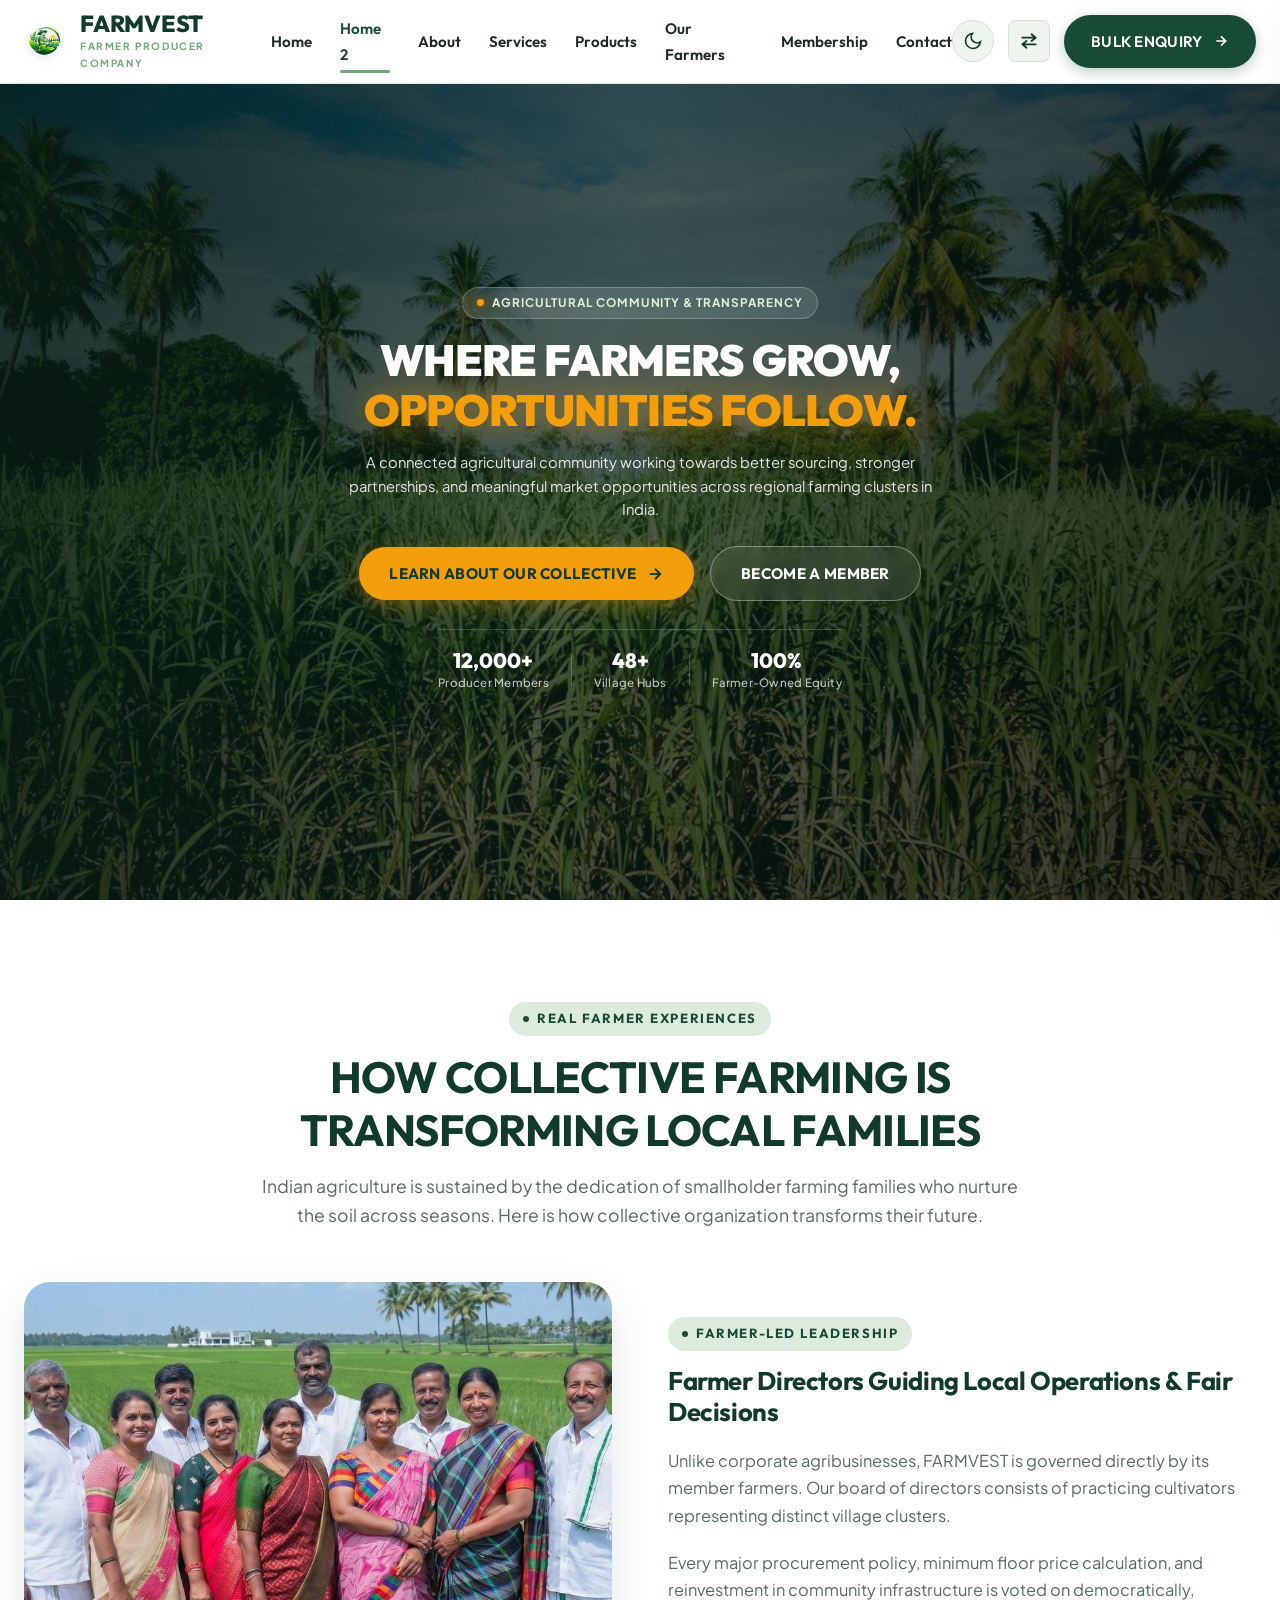
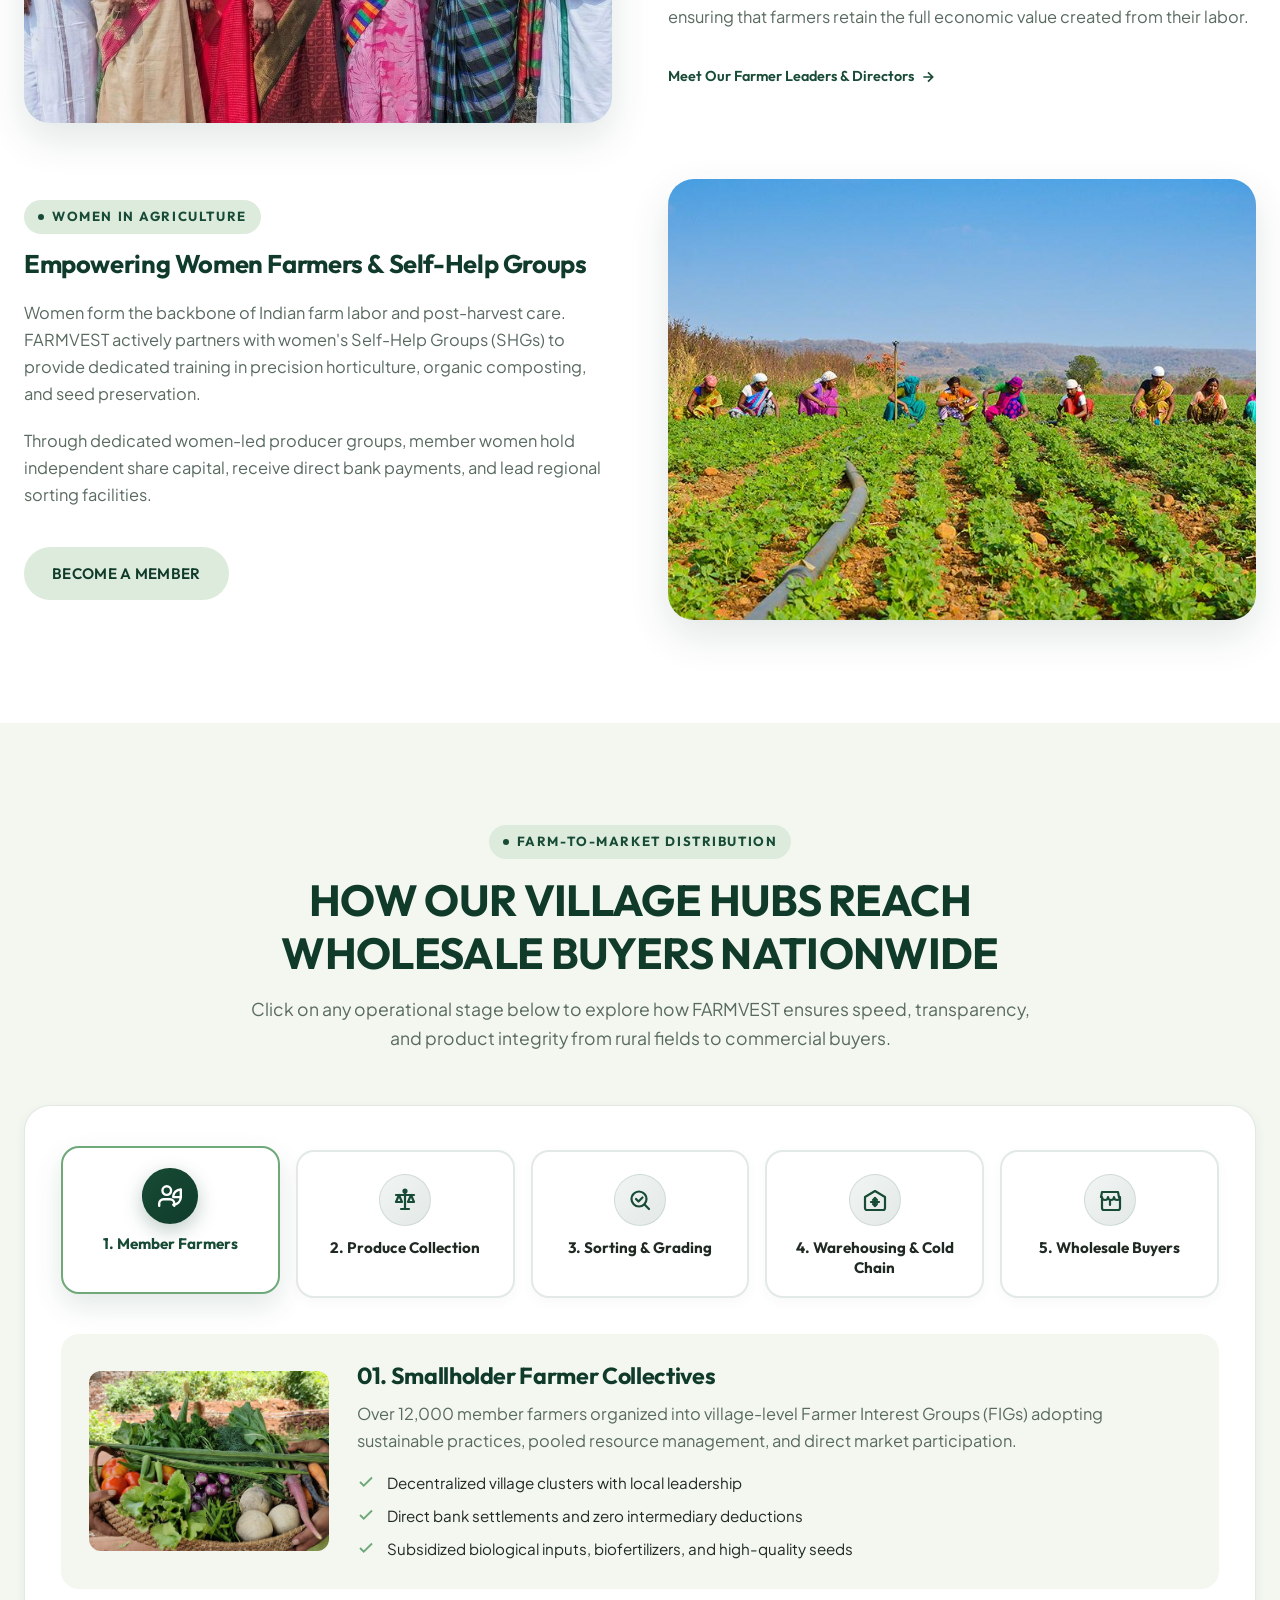
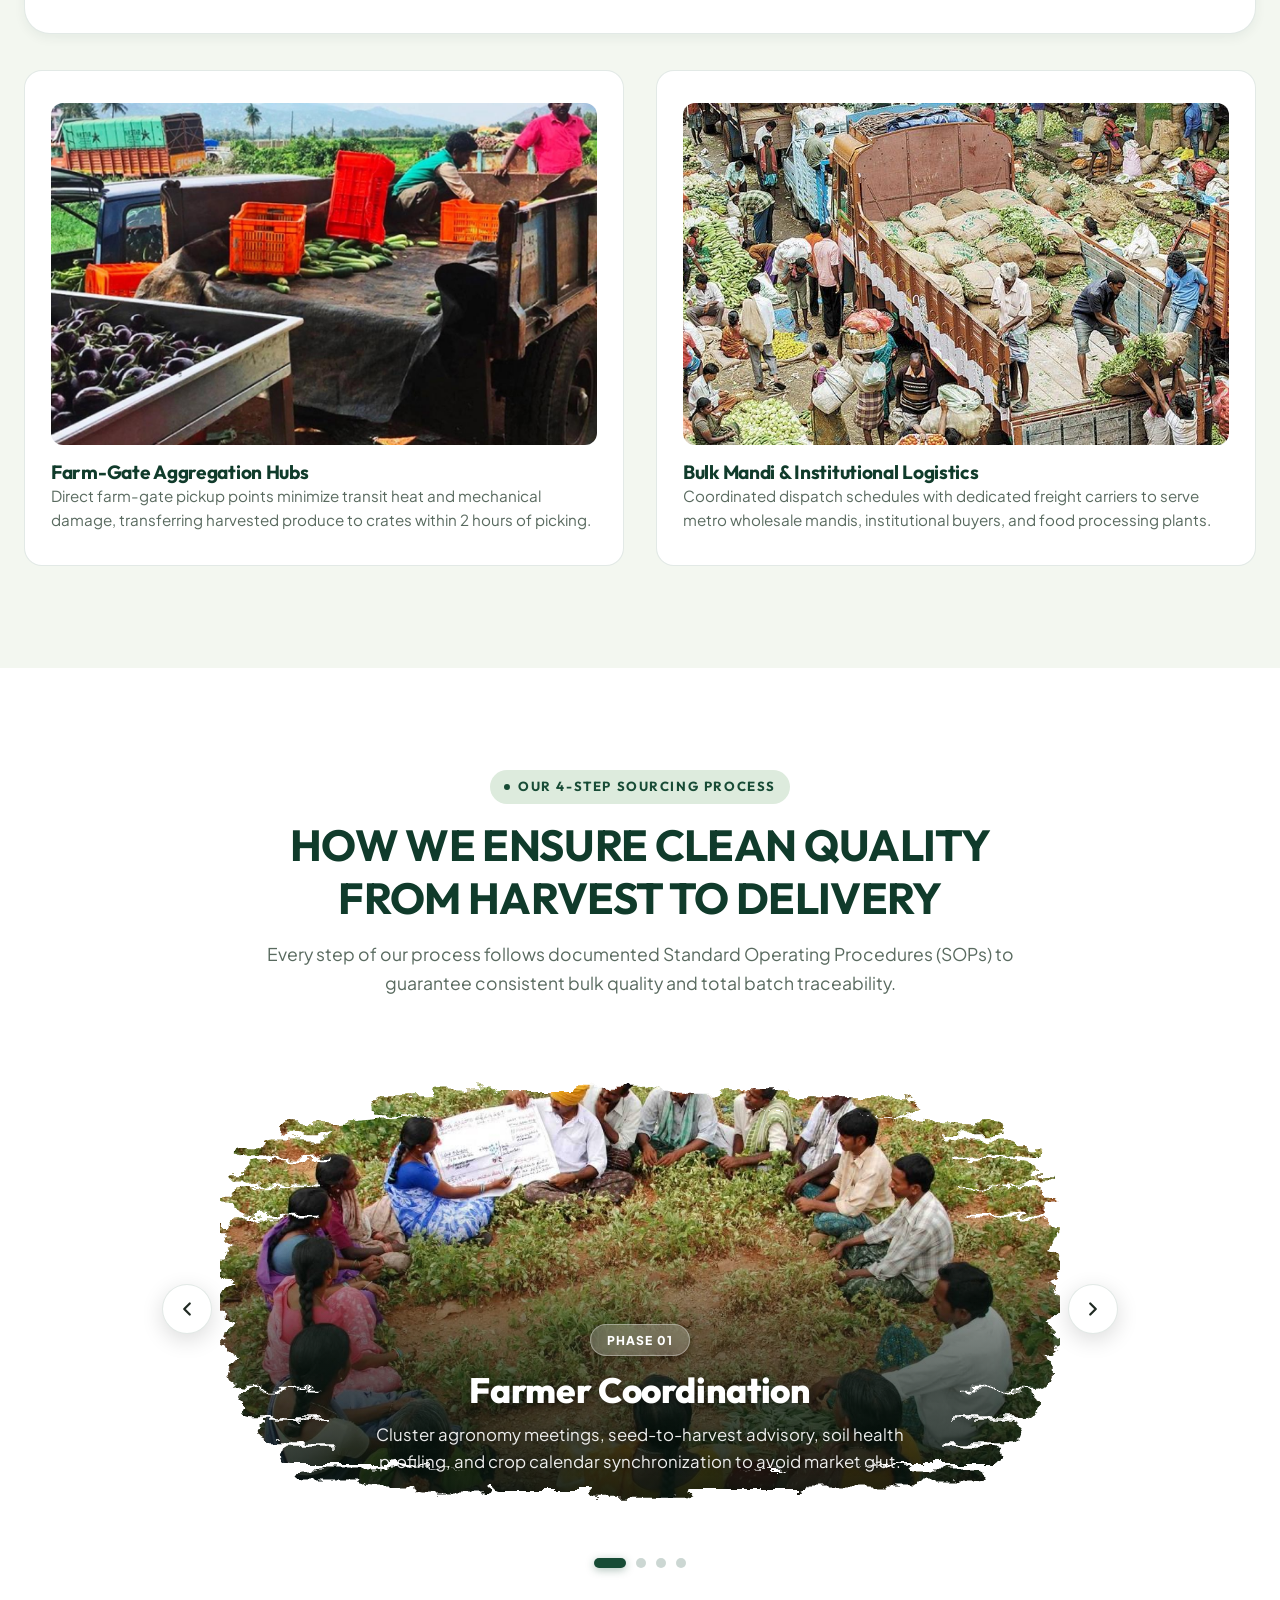
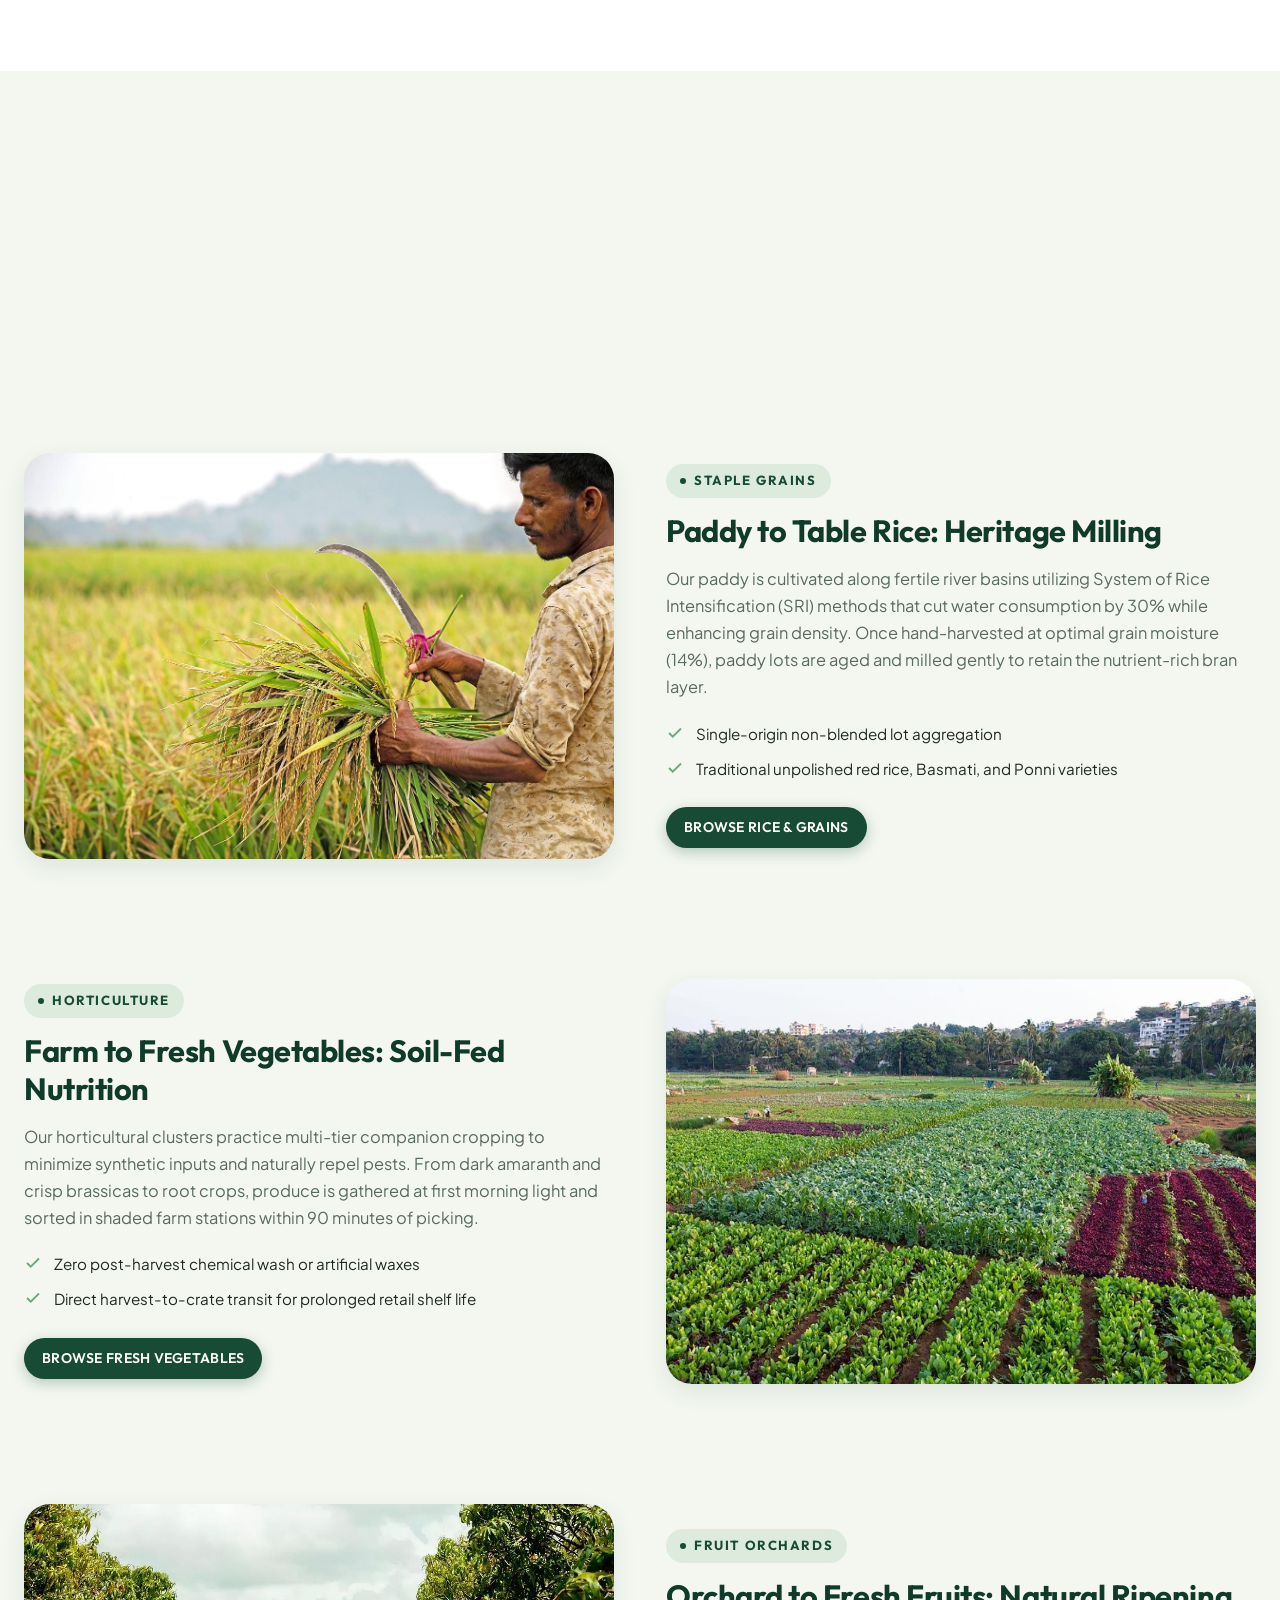
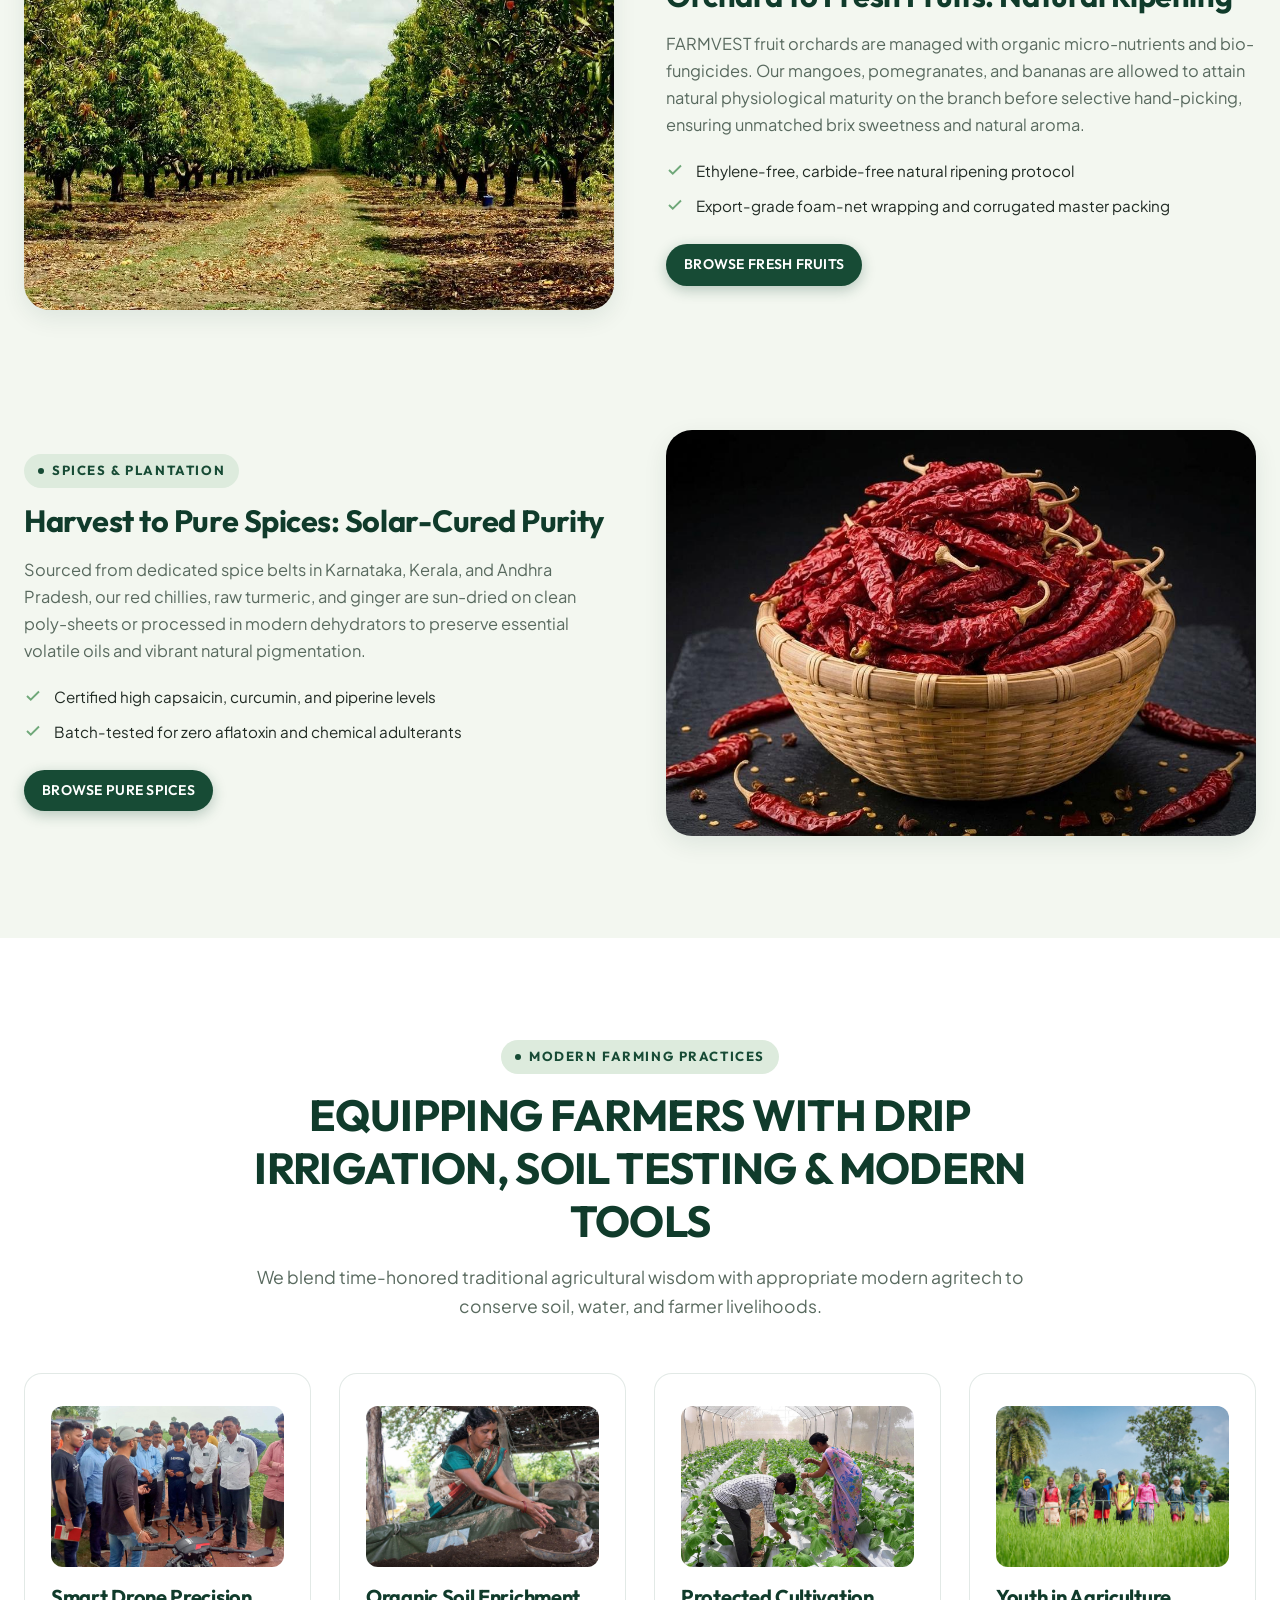
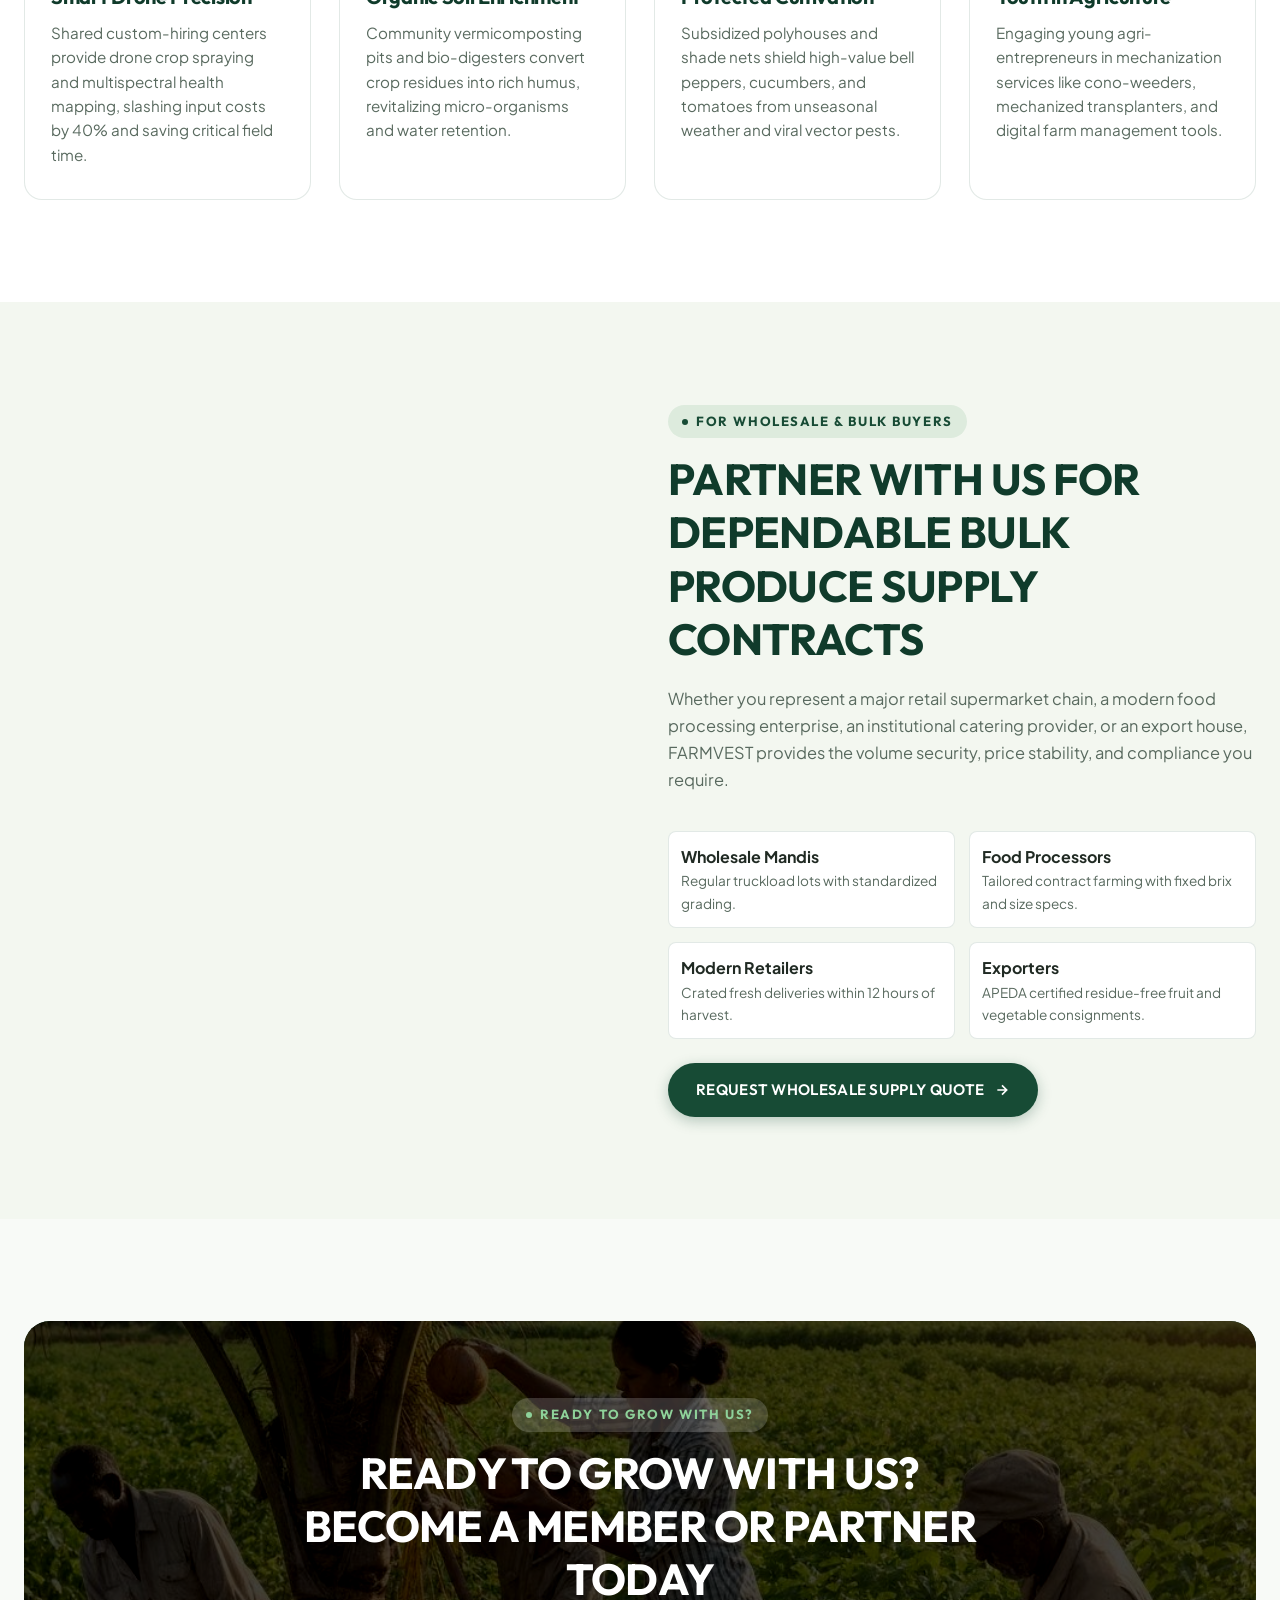
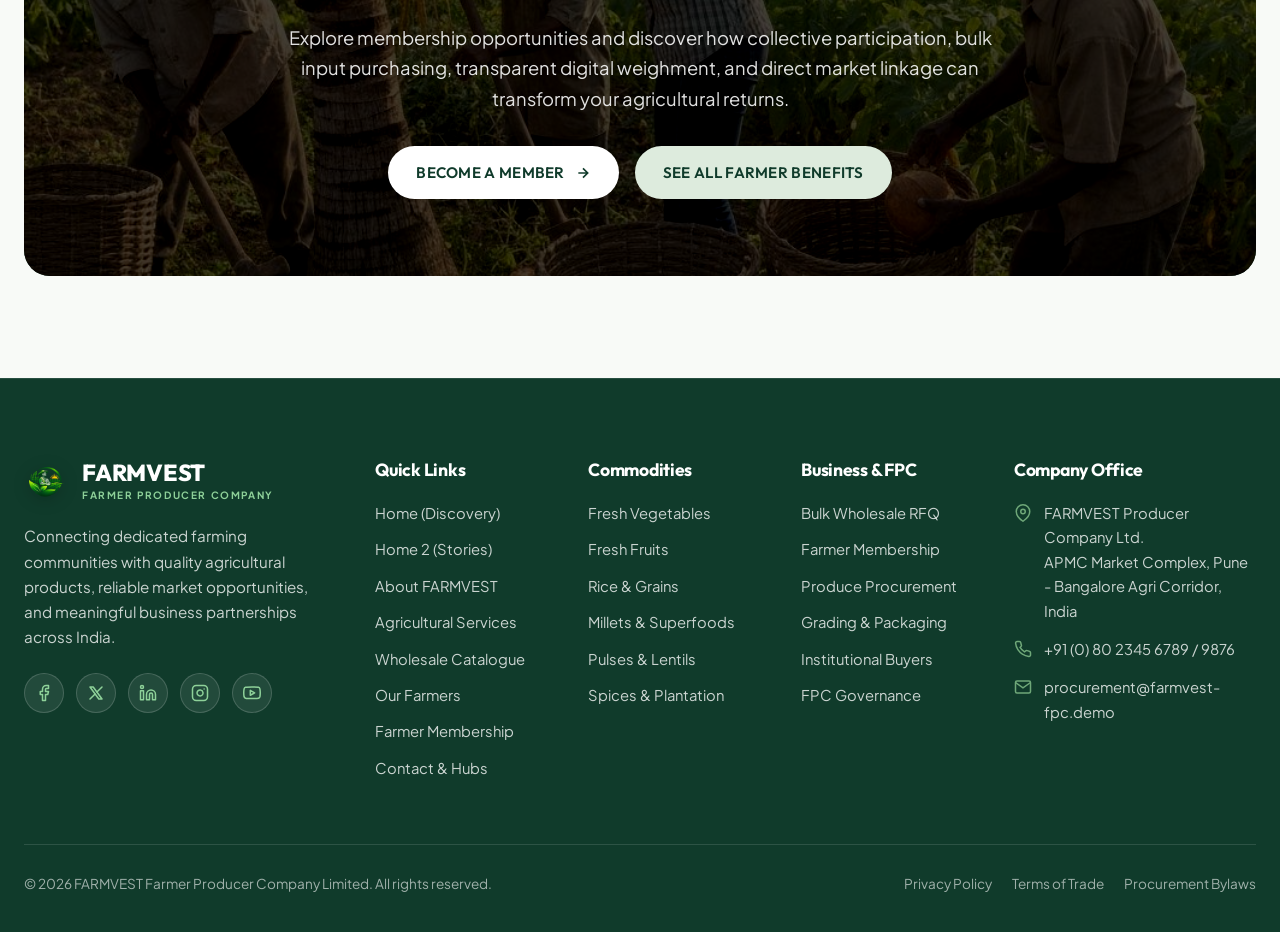
<file: home-2.html>
<!DOCTYPE html>
<html lang="en" data-theme="light">
<head>
  <meta charset="UTF-8">
  <meta name="viewport" content="width=device-width, initial-scale=1.0">
  <title>FARMVEST — Agricultural Transparency, Farmer Stories & Cooperative Network</title>
  <meta name="description" content="Discover how FARMVEST connects smallholder Indian farmers to transparent market opportunities through collective governance, sustainable agronomy, and organized supply chains.">
  <link rel="stylesheet" href="assets/css/style.css">
  <link rel="icon" type="image/png" href="assets/images/logo.png">
  <link rel="apple-touch-icon" href="assets/images/logo.png">
</head>
<body>

  <!-- ======================================================================
       GLOBAL HEADER & NAVBAR
       ====================================================================== -->
  <header class="header">
    <div class="container nav-container">
      <a href="index.html" class="brand-logo" aria-label="FARMVEST Home">
        <img src="assets/images/logo.png" alt="FARMVEST Logo" class="brand-logo-img">
        <div class="brand-text-block">
          <span class="brand-title">FARMVEST</span>
          <span class="brand-subtitle">FARMER PRODUCER COMPANY</span>
        </div>
      </a>

      <nav class="nav-menu" aria-label="Main Navigation">
        <a href="index.html" class="nav-link">Home</a>
        <a href="home-2.html" class="nav-link active">Home 2</a>
        <a href="about.html" class="nav-link">About</a>
        <a href="services.html" class="nav-link">Services</a>
        <a href="products.html" class="nav-link">Products</a>
        <a href="farmers.html" class="nav-link">Our Farmers</a>
        <a href="membership.html" class="nav-link">Membership</a>
        <a href="contact.html" class="nav-link">Contact</a>
      </nav>

      <div class="nav-actions">
        <button class="theme-toggle js-theme-toggle" aria-label="Toggle Bright/Dark Mode">
          <svg class="theme-icon-light" viewBox="0 0 24 24" fill="none" stroke="currentColor" stroke-width="2"><circle cx="12" cy="12" r="5"/><line x1="12" y1="1" x2="12" y2="3"/><line x1="12" y1="21" x2="12" y2="23"/><line x1="4.22" y1="4.22" x2="5.64" y2="5.64"/><line x1="18.36" y1="18.36" x2="19.78" y2="19.78"/><line x1="1" y1="12" x2="3" y2="12"/><line x1="21" y1="12" x2="23" y2="12"/><line x1="4.22" y1="19.78" x2="5.64" y2="18.36"/><line x1="18.36" y1="5.64" x2="19.78" y2="4.22"/></svg>
          <svg class="theme-icon-dark" viewBox="0 0 24 24" fill="none" stroke="currentColor" stroke-width="2"><path d="M21 12.79A9 9 0 1 1 11.21 3 7 7 0 0 0 21 12.79z"/></svg>
        </button>

        <!-- RTL / LTR Direction Toggle Button -->
        <button class="rtl-toggle js-rtl-toggle" aria-label="Toggle Text Direction (RTL/LTR)" title="Toggle Text Direction">
          <svg class="rtl-icon" viewBox="0 0 24 24" fill="none" stroke="currentColor" stroke-width="2.2" stroke-linecap="round" stroke-linejoin="round">
            <path d="M4 8h16M15 4l5 4-5 4"/>
            <path d="M20 16H4M9 12l-5 4 5 4"/>
          </svg>
        </button>
        <button class="btn btn-primary" data-open-modal="bulkEnquiryModal">
          <span>BULK ENQUIRY</span>
          <svg width="16" height="16" viewBox="0 0 24 24" fill="none" stroke="currentColor" stroke-width="2.5"><path d="M5 12h14M12 5l7 7-7 7"/></svg>
        </button>
        <button class="hamburger-btn js-hamburger-btn" aria-label="Open Navigation Menu">
          <span class="hamburger-line"></span>
          <span class="hamburger-line"></span>
          <span class="hamburger-line"></span>
        </button>
      </div>
    </div>
  </header>

  <!-- Mobile Drawer -->
  <div class="mobile-drawer-overlay"></div>
  <aside class="mobile-drawer" aria-label="Mobile Navigation">
    <div class="mobile-drawer-header">
      <a href="index.html" class="brand-logo" aria-label="FARMVEST Home">
        <img src="assets/images/logo.png" alt="FARMVEST Logo" class="brand-logo-img">
        <div class="brand-text-block">
          <span class="brand-title">FARMVEST</span>
          <span class="brand-subtitle">FARMER PRODUCER COMPANY</span>
        </div>
      </a>
      <button class="drawer-close-btn js-drawer-close" aria-label="Close Navigation Menu">
        <svg width="20" height="20" viewBox="0 0 24 24" fill="none" stroke="currentColor" stroke-width="2"><line x1="18" y1="6" x2="6" y2="18"/><line x1="6" y1="6" x2="18" y2="18"/></svg>
      </button>
    </div>

    <!-- 1. All Navlinks Text in Center Alignment -->
    <div class="mobile-nav-links">
      <a href="index.html" class="mobile-nav-link">Home</a>
      <a href="home-2.html" class="mobile-nav-link active">Home 2</a>
      <a href="about.html" class="mobile-nav-link">About</a>
      <a href="services.html" class="mobile-nav-link">Services</a>
      <a href="products.html" class="mobile-nav-link">Products</a>
      <a href="farmers.html" class="mobile-nav-link">Our Farmers</a>
      <a href="membership.html" class="mobile-nav-link">Membership</a>
      <a href="contact.html" class="mobile-nav-link">Contact</a>
    </div>

    <!-- 2. Theme and RTL Icons in Center Alignment -->
    <div class="mobile-drawer-tools">
      <!-- Bright / Dark Mode Switcher Icon -->
      <button class="theme-toggle js-theme-toggle" aria-label="Toggle Bright/Dark Mode" title="Toggle Bright/Dark Mode">
        <svg class="theme-icon-light" viewBox="0 0 24 24" fill="none" stroke="currentColor" stroke-width="2" stroke-linecap="round" stroke-linejoin="round">
          <circle cx="12" cy="12" r="5"></circle>
          <line x1="12" y1="1" x2="12" y2="3"></line>
          <line x1="12" y1="21" x2="12" y2="23"></line>
          <line x1="4.22" y1="4.22" x2="5.64" y2="5.64"></line>
          <line x1="18.36" y1="18.36" x2="19.78" y2="19.78"></line>
          <line x1="1" y1="12" x2="3" y2="12"></line>
          <line x1="21" y1="12" x2="23" y2="12"></line>
          <line x1="4.22" y1="19.78" x2="5.64" y2="18.36"></line>
          <line x1="18.36" y1="5.64" x2="19.78" y2="4.22"></line>
        </svg>
        <svg class="theme-icon-dark" viewBox="0 0 24 24" fill="none" stroke="currentColor" stroke-width="2" stroke-linecap="round" stroke-linejoin="round">
          <path d="M21 12.79A9 9 0 1 1 11.21 3 7 7 0 0 0 21 12.79z"></path>
        </svg>
      </button>

      <!-- RTL / LTR Direction Toggle Icon -->
      <button class="rtl-toggle js-rtl-toggle" aria-label="Toggle Text Direction (RTL/LTR)" title="Toggle Text Direction">
        <svg class="rtl-icon" viewBox="0 0 24 24" fill="none" stroke="currentColor" stroke-width="2.2" stroke-linecap="round" stroke-linejoin="round">
          <path d="M4 8h16M15 4l5 4-5 4"/>
          <path d="M20 16H4M9 12l-5 4 5 4"/>
        </svg>
      </button>
    </div>

    <!-- 3. Last: CTA Button in Center Alignment Orderly -->
    <div class="mobile-drawer-cta">
      <button class="btn btn-primary" data-open-modal="bulkEnquiryModal">
        <span>BULK ENQUIRY</span>
        <svg width="16" height="16" viewBox="0 0 24 24" fill="none" stroke="currentColor" stroke-width="2.5"><path d="M5 12h14M12 5l7 7-7 7"/></svg>
      </button>
    </div>
  </aside>

  <main id="main-content">
    <!-- ======================================================================
         SECTION 01: SPLIT CREATIVE HERO (HOME 2)
         Single painterly brush stroke showcase matching reference design layout
         Background: image-21.png (Sugarcane plantation landscape)
         Hero Artwork: image-19.png (Farmer in pearl millet bajra field in organic brush stroke)
         ====================================================================== -->
    <section class="hero-editorial" id="hero-section">
      <!-- Background Image & Atmospheric Scrim -->
      <div class="hero-editorial-bg" aria-hidden="true">
        <img src="images/image-21.png" alt="Vibrant expansive sugarcane plantation under clear skies" loading="eager">
        <div class="hero-editorial-scrim"></div>
      </div>

      <div class="container hero-editorial-container">
        <div class="hero-editorial-centered">
          <!-- Eyebrow Tag -->
          <div class="hero-editorial-eyebrow">
            <span class="hero-editorial-eyebrow-dot"></span>
            <span>AGRICULTURAL COMMUNITY &amp; TRANSPARENCY</span>
          </div>

          <!-- Hero Heading (Centered) -->
          <h1 class="hero-editorial-title">
            WHERE FARMERS GROW,<br>
            <span class="hero-highlight-word">OPPORTUNITIES FOLLOW.</span>
          </h1>

          <!-- Hero Description (Centered) -->
          <p class="hero-editorial-desc">
            A connected agricultural community working towards better sourcing, stronger partnerships, and meaningful market opportunities across regional farming clusters in India.
          </p>

          <!-- Action Buttons (Centered) -->
          <div class="hero-editorial-actions">
            <a href="about.html" class="hero-pill-btn hero-pill-btn-primary">
              <span>LEARN ABOUT OUR COLLECTIVE</span>
              <svg class="hero-btn-arrow" width="18" height="18" viewBox="0 0 24 24" fill="none" stroke="currentColor" stroke-width="2.5"><line x1="5" y1="12" x2="19" y2="12"/><polyline points="12 5 19 12 12 19"/></svg>
            </a>
            <button class="hero-pill-btn hero-pill-btn-secondary" data-open-modal="membershipEnquiryModal">
              <span>BECOME A MEMBER</span>
            </button>
          </div>

          <!-- Trust Indicators (Centered) -->
          <div class="hero-editorial-stats">
            <div class="hero-stat-block">
              <div class="hero-editorial-stat-val">12,000+</div>
              <div class="hero-editorial-stat-lbl">Producer Members</div>
            </div>
            <div class="hero-editorial-stat-div" aria-hidden="true"></div>
            <div class="hero-stat-block">
              <div class="hero-editorial-stat-val">48+</div>
              <div class="hero-editorial-stat-lbl">Village Hubs</div>
            </div>
            <div class="hero-editorial-stat-div" aria-hidden="true"></div>
            <div class="hero-stat-block">
              <div class="hero-editorial-stat-val">100%</div>
              <div class="hero-editorial-stat-lbl">Farmer-Owned Equity</div>
            </div>
          </div>
        </div>

        <!-- Preserved Producer Heritage Archives (Accessible & Indexed) -->
        <div class="visually-hidden" aria-hidden="true">
          <img src="images/image-19.png" alt="Proud smiling Indian farmer holding ripe pearl millet bajra earhead" loading="lazy">
        </div>
      </div>
    </section>

    <!-- ======================================================================
         SECTION 02: THE FARMER STORY (Editorial Storytelling Section)
         Images: 6 (FPO board of directors & members) & 7 (Women weeding micro-irrigation)
         ====================================================================== -->
    <section class="section bg-white">
      <div class="container">
        <div class="section-header reveal-item">
          <div class="eyebrow">REAL FARMER EXPERIENCES</div>
          <h2>HOW COLLECTIVE FARMING IS TRANSFORMING LOCAL FAMILIES</h2>
          <p>Indian agriculture is sustained by the dedication of smallholder farming families who nurture the soil across seasons. Here is how collective organization transforms their future.</p>
        </div>

        <div class="editorial-split" style="margin-bottom: 56px;">
          <div class="split-image-container reveal-item">
            <img src="images/image-6.png" alt="Group of South Indian farmer directors in traditional attire standing by green paddy field" loading="lazy">
          </div>
          <div class="split-content reveal-item">
            <div class="eyebrow">FARMER-LED LEADERSHIP</div>
            <h3>Farmer Directors Guiding Local Operations & Fair Decisions</h3>
            <p>Unlike corporate agribusinesses, FARMVEST is governed directly by its member farmers. Our board of directors consists of practicing cultivators representing distinct village clusters.</p>
            <p>Every major procurement policy, minimum floor price calculation, and reinvestment in community infrastructure is voted on democratically, ensuring that farmers retain the full economic value created from their labor.</p>
            <div style="margin-top: 12px;">
              <a href="farmers.html" class="link-with-arrow">
                <span>Meet Our Farmer Leaders & Directors</span>
                <svg width="16" height="16" viewBox="0 0 24 24" fill="none" stroke="currentColor" stroke-width="2.5"><path d="M5 12h14M12 5l7 7-7 7"/></svg>
              </a>
            </div>
          </div>
        </div>

        <div class="editorial-split reversed">
          <div class="split-image-container reveal-item">
            <img src="images/image-7.png" alt="Indian women farmers in colorful sarees weeding legume crop along micro-irrigation pipeline" loading="lazy">
          </div>
          <div class="split-content reveal-item">
            <div class="eyebrow">WOMEN IN AGRICULTURE</div>
            <h3>Empowering Women Farmers & Self-Help Groups</h3>
            <p>Women form the backbone of Indian farm labor and post-harvest care. FARMVEST actively partners with women's Self-Help Groups (SHGs) to provide dedicated training in precision horticulture, organic composting, and seed preservation.</p>
            <p>Through dedicated women-led producer groups, member women hold independent share capital, receive direct bank payments, and lead regional sorting facilities.</p>
            <div class="split-actions">
              <button class="btn btn-secondary" data-open-modal="membershipEnquiryModal">
                <span>BECOME A MEMBER</span>
              </button>
            </div>
          </div>
        </div>
      </div>
    </section>

    <!-- ======================================================================
         SECTION 03: OUR AGRICULTURAL NETWORK (Interactive 5-Node Diagram)
         Visuals: 72 (Farm-gate pickup aggregation) & 78 (Mandi freight loading)
         ====================================================================== -->
    <section class="section bg-light">
      <div class="container">
        <div class="section-header reveal-item">
          <div class="eyebrow">FARM-TO-MARKET DISTRIBUTION</div>
          <h2>HOW OUR VILLAGE HUBS REACH WHOLESALE BUYERS NATIONWIDE</h2>
          <p>Click on any operational stage below to explore how FARMVEST ensures speed, transparency, and product integrity from rural fields to commercial buyers.</p>
        </div>

        <div class="network-flow-container reveal-item">
          <!-- 5 Interactive Nodes -->
          <div class="network-nodes">
            <div class="network-node-btn js-network-node active" data-node="farmers" role="button" tabindex="0">
              <div class="node-icon-circle">
                <svg width="24" height="24" viewBox="0 0 24 24" fill="none" stroke="currentColor" stroke-width="2.2" stroke-linecap="round" stroke-linejoin="round" aria-hidden="true">
                  <path d="M16 21v-2a4 4 0 0 0-4-4H6a4 4 0 0 0-4 4v2"/>
                  <circle cx="9" cy="7" r="4"/>
                  <path d="M22 13c0 4-3 7-7 7"/>
                  <path d="M15 13c0-4 3-7 7-7v7h-7z"/>
                </svg>
              </div>
              <div class="node-title">1. Member Farmers</div>
            </div>

            <div class="network-node-btn js-network-node" data-node="collection" role="button" tabindex="0">
              <div class="node-icon-circle">
                <svg width="24" height="24" viewBox="0 0 24 24" fill="none" stroke="currentColor" stroke-width="2.2" stroke-linecap="round" stroke-linejoin="round" aria-hidden="true">
                  <path d="M12 3v18"/>
                  <path d="M3 7h18"/>
                  <path d="M6 7l-3 7h6l-3-7z"/>
                  <path d="M18 7l-3 7h6l-3-7z"/>
                  <circle cx="12" cy="3" r="1.5"/>
                  <path d="M8 21h8"/>
                </svg>
              </div>
              <div class="node-title">2. Produce Collection</div>
            </div>

            <div class="network-node-btn js-network-node" data-node="sorting" role="button" tabindex="0">
              <div class="node-icon-circle">
                <svg width="24" height="24" viewBox="0 0 24 24" fill="none" stroke="currentColor" stroke-width="2.2" stroke-linecap="round" stroke-linejoin="round" aria-hidden="true">
                  <circle cx="11" cy="11" r="7.5"/>
                  <line x1="21" y1="21" x2="16.5" y2="16.5"/>
                  <polyline points="8 11 10.5 13.5 14.5 9.5"/>
                </svg>
              </div>
              <div class="node-title">3. Sorting & Grading</div>
            </div>

            <div class="network-node-btn js-network-node" data-node="coordination" role="button" tabindex="0">
              <div class="node-icon-circle">
                <svg width="24" height="24" viewBox="0 0 24 24" fill="none" stroke="currentColor" stroke-width="2.2" stroke-linecap="round" stroke-linejoin="round" aria-hidden="true">
                  <path d="M2 9l10-6 10 6v11a2 2 0 0 1-2 2H4a2 2 0 0 1-2-2V9z"/>
                  <line x1="12" y1="10" x2="12" y2="18"/>
                  <line x1="8" y1="14" x2="16" y2="14"/>
                  <polyline points="10 12 12 10 14 12"/>
                  <polyline points="10 16 12 18 14 16"/>
                </svg>
              </div>
              <div class="node-title">4. Warehousing & Cold Chain</div>
            </div>

            <div class="network-node-btn js-network-node" data-node="buyers" role="button" tabindex="0">
              <div class="node-icon-circle">
                <svg width="24" height="24" viewBox="0 0 24 24" fill="none" stroke="currentColor" stroke-width="2.2" stroke-linecap="round" stroke-linejoin="round" aria-hidden="true">
                  <path d="M3 9l1-5h16l1 5"/>
                  <path d="M4 9a3 3 0 0 0 6 0 3 3 0 0 0 6 0 3 3 0 0 0 6 0v11a2 2 0 0 1-2 2H6a2 2 0 0 1-2-2V9z"/>
                  <line x1="12" y1="13" x2="12" y2="17"/>
                </svg>
              </div>
              <div class="node-title">5. Wholesale Buyers</div>
            </div>
          </div>

          <!-- Dynamic Detail Panel -->
          <div class="network-detail-panel">
            <img src="images/image-53.png" id="networkDetailImg" alt="Network stage operational view">
            <div>
              <h3 id="networkDetailTitle" style="font-size: 1.45rem; margin-bottom: 10px;">01. Smallholder Farmer Collectives</h3>
              <p id="networkDetailDesc" style="margin-bottom: 16px;">Over 12,000 member farmers organized into village-level Farmer Interest Groups (FIGs) adopting sustainable practices, pooled resource management, and direct market participation.</p>
              <ul id="networkDetailPoints" style="display: flex; flex-direction: column; gap: 8px;">
                <li class="service-feature-item">
                  <svg width="18" height="18" viewBox="0 0 24 24" fill="none" stroke="currentColor" stroke-width="2.5"><polyline points="20 6 9 17 4 12"/></svg>
                  Decentralized village clusters with local leadership
                </li>
                <li class="service-feature-item">
                  <svg width="18" height="18" viewBox="0 0 24 24" fill="none" stroke="currentColor" stroke-width="2.5"><polyline points="20 6 9 17 4 12"/></svg>
                  Direct bank settlements and zero intermediary deductions
                </li>
                <li class="service-feature-item">
                  <svg width="18" height="18" viewBox="0 0 24 24" fill="none" stroke="currentColor" stroke-width="2.5"><polyline points="20 6 9 17 4 12"/></svg>
                  Subsidized biological inputs, biofertilizers, and high-quality seeds
                </li>
              </ul>
            </div>
          </div>
        </div>

        <!-- Real Operations Showcase Images (2 Cards - Even number: 2!) -->
        <div class="grid-2" style="margin-top: 36px;">
          <div class="feature-box reveal-item">
            <div style="border-radius: var(--radius-md); overflow: hidden; aspect-ratio: 16/10; margin-bottom: 16px;">
              <img src="images/image-72.png" alt="Farmers sorting cucumbers into crates on pickup truck in rural collection point" loading="lazy" style="width: 100%; height: 100%; object-fit: cover;">
            </div>
            <h4>Farm-Gate Aggregation Hubs</h4>
            <p>Direct farm-gate pickup points minimize transit heat and mechanical damage, transferring harvested produce to crates within 2 hours of picking.</p>
          </div>
          <div class="feature-box reveal-item">
            <div style="border-radius: var(--radius-md); overflow: hidden; aspect-ratio: 16/10; margin-bottom: 16px;">
              <img src="images/image-78.png" alt="Produce dispatch and truck loading in commercial market yard" loading="lazy" style="width: 100%; height: 100%; object-fit: cover;">
            </div>
            <h4>Bulk Mandi & Institutional Logistics</h4>
            <p>Coordinated dispatch schedules with dedicated freight carriers to serve metro wholesale mandis, institutional buyers, and food processing plants.</p>
          </div>
        </div>
      </div>
    </section>

    <!-- ======================================================================
         SECTION 04: OUR WORKING PROCESS (4 Large Editorial Process Panels)
         Strictly Even Number: Exactly 4 Cards!
         Images: 3 (Agronomy chart), 8 (Harvesting root spices), 59 (Grape packhouse), 25 (Warehouse pallet trolley)
         ====================================================================== -->
    <section class="section bg-white">
      <div class="container">
        <div class="section-header reveal-item">
          <div class="eyebrow">OUR 4-STEP SOURCING PROCESS</div>
          <h2>HOW WE ENSURE CLEAN QUALITY FROM HARVEST TO DELIVERY</h2>
          <p>Every step of our process follows documented Standard Operating Procedures (SOPs) to guarantee consistent bulk quality and total batch traceability.</p>
        </div>

        <!-- Brush-Stroke Masked Operations Slider Carousel -->
        <div class="ops-slider-wrapper reveal-item" id="operationsSlider">
          <!-- Circular Prev Button (<) -->
          <button class="ops-nav-btn prev-btn js-ops-prev" aria-label="Previous Phase">
            <svg width="22" height="22" viewBox="0 0 24 24" fill="none" stroke="currentColor" stroke-width="2.5" stroke-linecap="round" stroke-linejoin="round">
              <polyline points="15 18 9 12 15 6"></polyline>
            </svg>
          </button>

          <!-- Circular Next Button (>) -->
          <button class="ops-nav-btn next-btn js-ops-next" aria-label="Next Phase">
            <svg width="22" height="22" viewBox="0 0 24 24" fill="none" stroke="currentColor" stroke-width="2.5" stroke-linecap="round" stroke-linejoin="round">
              <polyline points="9 18 15 12 9 6"></polyline>
            </svg>
          </button>

          <!-- Slider Viewport -->
          <div class="ops-slider-viewport">
            <div class="ops-slider-track js-ops-track" id="opsSliderTrack">
              
              <!-- Slide 1: Farmer Coordination -->
              <div class="ops-slide active" data-index="0">
                <div class="ops-brush-card">
                  <img src="images/image-3.png" alt="Farmers seated in field circle studying agronomy chart in regional script" loading="lazy" class="ops-card-img">
                  <div class="ops-card-overlay"></div>
                  <div class="ops-card-content">
                    <span class="ops-phase-pill">Phase 01</span>
                    <h3 class="ops-card-title">Farmer Coordination</h3>
                    <p class="ops-card-desc">Cluster agronomy meetings, seed-to-harvest advisory, soil health profiling, and crop calendar synchronization to avoid market glut.</p>
                  </div>
                </div>
              </div>

              <!-- Slide 2: Product Collection -->
              <div class="ops-slide" data-index="1">
                <div class="ops-brush-card">
                  <img src="images/image-8.png" alt="Farmers actively tilling and harvesting root spices with traditional hoes" loading="lazy" class="ops-card-img">
                  <div class="ops-card-overlay"></div>
                  <div class="ops-card-content">
                    <span class="ops-phase-pill">Phase 02</span>
                    <h3 class="ops-card-title">Product Collection</h3>
                    <p class="ops-card-desc">Synchronized morning harvest aggregation at village centers with digital tare-weight scales and immediate electronic weigh-slips.</p>
                  </div>
                </div>
              </div>

              <!-- Slide 3: Produce Handling -->
              <div class="ops-slide" data-index="2">
                <div class="ops-brush-card">
                  <img src="images/image-59.png" alt="Modern clean packhouse with workers in hygiene caps grading table grapes into crates" loading="lazy" class="ops-card-img">
                  <div class="ops-card-overlay"></div>
                  <div class="ops-card-content">
                    <span class="ops-phase-pill">Phase 03</span>
                    <h3 class="ops-card-title">Produce Handling</h3>
                    <p class="ops-card-desc">Multi-stage quality screening in modern packhouses: sorting by grade, removing field heat in pre-coolers, and packing in ventilated cartons.</p>
                  </div>
                </div>
              </div>

              <!-- Slide 4: Market Connection -->
              <div class="ops-slide" data-index="3">
                <div class="ops-brush-card">
                  <img src="images/image-25.png" alt="Warehouse worker operating pallet trolley transporting bags of produce" loading="lazy" class="ops-card-img">
                  <div class="ops-card-overlay"></div>
                  <div class="ops-card-content">
                    <span class="ops-phase-pill">Phase 04</span>
                    <h3 class="ops-card-title">Market Connection</h3>
                    <p class="ops-card-desc">Warehoused batch lotting, hydraulic palletized staging, cold-chain transport coordination, and transparent B2B contract fulfillment.</p>
                  </div>
                </div>
              </div>

            </div>
          </div>

          <!-- Pagination Indicator Dots -->
          <div class="ops-slider-dots" id="opsSliderDots" role="tablist" aria-label="Standardized Operations Pagination">
            <button class="ops-dot active js-ops-dot" role="tab" aria-selected="true" aria-label="Phase 1: Farmer Coordination" data-index="0"></button>
            <button class="ops-dot js-ops-dot" role="tab" aria-selected="false" aria-label="Phase 2: Product Collection" data-index="1"></button>
            <button class="ops-dot js-ops-dot" role="tab" aria-selected="false" aria-label="Phase 3: Produce Handling" data-index="2"></button>
            <button class="ops-dot js-ops-dot" role="tab" aria-selected="false" aria-label="Phase 4: Market Connection" data-index="3"></button>
          </div>
        </div>
      </div>
    </section>

    <!-- ======================================================================
         SECTION 05: PRODUCT SOURCE STORIES (4 Horizontal Editorial Rows)
         Strictly Even Number: Exactly 4 Items!
         Images: 45 (Paddy sickle harvest), 18 (Mango orchard), 20 (Vegetable plots), 114 (Dry red chillies in basket)
         ====================================================================== -->
    <section class="section bg-light">
      <div class="container">
        <div class="section-header reveal-item">
          <div class="eyebrow">FARM-GATE ORIGIN & CROPS</div>
          <h2>WHERE AND HOW OUR CORE CROPS ARE GROWN BY LOCAL CLUSTERS</h2>
          <p>Every crop delivered by FARMVEST carries the distinct heritage of its micro-climate, soil profile, and the farmer who tended it.</p>
        </div>

        <div style="display: flex; flex-direction: column; gap: 48px;">
          <!-- Story 1: Paddy to Rice -->
          <div class="service-block reveal-item">
            <div class="service-media">
              <img src="images/image-45.png" alt="Farmer in turban harvesting golden paddy stalks with sickle in vast field" loading="lazy">
            </div>
            <div class="service-content">
              <span class="eyebrow">STAPLE GRAINS</span>
              <h3>Paddy to Table Rice: Heritage Milling</h3>
              <p>Our paddy is cultivated along fertile river basins utilizing System of Rice Intensification (SRI) methods that cut water consumption by 30% while enhancing grain density. Once hand-harvested at optimal grain moisture (14%), paddy lots are aged and milled gently to retain the nutrient-rich bran layer.</p>
              <div class="service-features-list">
                <div class="service-feature-item">
                  <svg width="18" height="18" viewBox="0 0 24 24" fill="none" stroke="currentColor" stroke-width="2.5"><polyline points="20 6 9 17 4 12"/></svg>
                  Single-origin non-blended lot aggregation
                </div>
                <div class="service-feature-item">
                  <svg width="18" height="18" viewBox="0 0 24 24" fill="none" stroke="currentColor" stroke-width="2.5"><polyline points="20 6 9 17 4 12"/></svg>
                  Traditional unpolished red rice, Basmati, and Ponni varieties
                </div>
              </div>
              <a href="products.html?category=rice" class="btn btn-primary btn-sm">BROWSE RICE & GRAINS</a>
            </div>
          </div>

          <!-- Story 2: Farm to Fresh Vegetables -->
          <div class="service-block reverse reveal-item">
            <div class="service-media">
              <img src="images/image-20.png" alt="Multi-crop vegetable plots with geometric patches of greens and brassicas" loading="lazy">
            </div>
            <div class="service-content">
              <span class="eyebrow">HORTICULTURE</span>
              <h3>Farm to Fresh Vegetables: Soil-Fed Nutrition</h3>
              <p>Our horticultural clusters practice multi-tier companion cropping to minimize synthetic inputs and naturally repel pests. From dark amaranth and crisp brassicas to root crops, produce is gathered at first morning light and sorted in shaded farm stations within 90 minutes of picking.</p>
              <div class="service-features-list">
                <div class="service-feature-item">
                  <svg width="18" height="18" viewBox="0 0 24 24" fill="none" stroke="currentColor" stroke-width="2.5"><polyline points="20 6 9 17 4 12"/></svg>
                  Zero post-harvest chemical wash or artificial waxes
                </div>
                <div class="service-feature-item">
                  <svg width="18" height="18" viewBox="0 0 24 24" fill="none" stroke="currentColor" stroke-width="2.5"><polyline points="20 6 9 17 4 12"/></svg>
                  Direct harvest-to-crate transit for prolonged retail shelf life
                </div>
              </div>
              <a href="products.html?category=vegetables" class="btn btn-primary btn-sm">BROWSE FRESH VEGETABLES</a>
            </div>
          </div>

          <!-- Story 3: Orchard to Fresh Fruits -->
          <div class="service-block reveal-item">
            <div class="service-media">
              <img src="images/image-18.png" alt="Symmetrical rows of lush green mango trees in an orchard with ripening fruit" loading="lazy">
            </div>
            <div class="service-content">
              <span class="eyebrow">FRUIT ORCHARDS</span>
              <h3>Orchard to Fresh Fruits: Natural Ripening</h3>
              <p>FARMVEST fruit orchards are managed with organic micro-nutrients and bio-fungicides. Our mangoes, pomegranates, and bananas are allowed to attain natural physiological maturity on the branch before selective hand-picking, ensuring unmatched brix sweetness and natural aroma.</p>
              <div class="service-features-list">
                <div class="service-feature-item">
                  <svg width="18" height="18" viewBox="0 0 24 24" fill="none" stroke="currentColor" stroke-width="2.5"><polyline points="20 6 9 17 4 12"/></svg>
                  Ethylene-free, carbide-free natural ripening protocol
                </div>
                <div class="service-feature-item">
                  <svg width="18" height="18" viewBox="0 0 24 24" fill="none" stroke="currentColor" stroke-width="2.5"><polyline points="20 6 9 17 4 12"/></svg>
                  Export-grade foam-net wrapping and corrugated master packing
                </div>
              </div>
              <a href="products.html?category=fruits" class="btn btn-primary btn-sm">BROWSE FRESH FRUITS</a>
            </div>
          </div>

          <!-- Story 4: Plantation to Spices -->
          <div class="service-block reverse reveal-item">
            <div class="service-media">
              <img src="images/image-114.png" alt="Rustic woven bamboo basket overflowing with dried red chillies" loading="lazy">
            </div>
            <div class="service-content">
              <span class="eyebrow">SPICES & PLANTATION</span>
              <h3>Harvest to Pure Spices: Solar-Cured Purity</h3>
              <p>Sourced from dedicated spice belts in Karnataka, Kerala, and Andhra Pradesh, our red chillies, raw turmeric, and ginger are sun-dried on clean poly-sheets or processed in modern dehydrators to preserve essential volatile oils and vibrant natural pigmentation.</p>
              <div class="service-features-list">
                <div class="service-feature-item">
                  <svg width="18" height="18" viewBox="0 0 24 24" fill="none" stroke="currentColor" stroke-width="2.5"><polyline points="20 6 9 17 4 12"/></svg>
                  Certified high capsaicin, curcumin, and piperine levels
                </div>
                <div class="service-feature-item">
                  <svg width="18" height="18" viewBox="0 0 24 24" fill="none" stroke="currentColor" stroke-width="2.5"><polyline points="20 6 9 17 4 12"/></svg>
                  Batch-tested for zero aflatoxin and chemical adulterants
                </div>
              </div>
              <a href="products.html?category=spices" class="btn btn-primary btn-sm">BROWSE PURE SPICES</a>
            </div>
          </div>
        </div>
      </div>
    </section>

    <!-- ======================================================================
         SECTION 06: OUR COMMITMENT TO BETTER AGRICULTURE (4 Visual Features)
         Strictly Even Number: Exactly 4 Cards!
         Images: 65 (Drone demo), 54 (Vermicompost), 51 (Polyhouse greenhouse), 11 (Youth weeders)
         ====================================================================== -->
    <section class="section bg-white">
      <div class="container">
        <div class="section-header reveal-item">
          <div class="eyebrow">MODERN FARMING PRACTICES</div>
          <h2>EQUIPPING FARMERS WITH DRIP IRRIGATION, SOIL TESTING & MODERN TOOLS</h2>
          <p>We blend time-honored traditional agricultural wisdom with appropriate modern agritech to conserve soil, water, and farmer livelihoods.</p>
        </div>

        <div class="grid-4">
          <!-- Feature 1: Drone Technology -->
          <div class="feature-box reveal-item">
            <div style="border-radius: var(--radius-md); overflow: hidden; margin-bottom: 18px; aspect-ratio: 16/11;">
              <img src="images/image-65.png" alt="Agricultural drone demonstration with village farmers and youth" loading="lazy" style="width: 100%; height: 100%; object-fit: cover;">
            </div>
            <h3>Smart Drone Precision</h3>
            <p>Shared custom-hiring centers provide drone crop spraying and multispectral health mapping, slashing input costs by 40% and saving critical field time.</p>
          </div>

          <!-- Feature 2: Natural Vermicomposting -->
          <div class="feature-box reveal-item">
            <div style="border-radius: var(--radius-md); overflow: hidden; margin-bottom: 18px; aspect-ratio: 16/11;">
              <img src="images/image-54.png" alt="Woman farmer inspecting rich dark vermicompost in soil bed" loading="lazy" style="width: 100%; height: 100%; object-fit: cover;">
            </div>
            <h3>Organic Soil Enrichment</h3>
            <p>Community vermicomposting pits and bio-digesters convert crop residues into rich humus, revitalizing micro-organisms and water retention.</p>
          </div>

          <!-- Feature 3: Polyhouse Greenhouse -->
          <div class="feature-box reveal-item">
            <div style="border-radius: var(--radius-md); overflow: hidden; margin-bottom: 18px; aspect-ratio: 16/11;">
              <img src="images/image-51.png" alt="Farmers working inside vegetable polyhouse tending climbing vines" loading="lazy" style="width: 100%; height: 100%; object-fit: cover;">
            </div>
            <h3>Protected Cultivation</h3>
            <p>Subsidized polyhouses and shade nets shield high-value bell peppers, cucumbers, and tomatoes from unseasonal weather and viral vector pests.</p>
          </div>

          <!-- Feature 4: Youth & Appropriate Mechanization -->
          <div class="feature-box reveal-item">
            <div style="border-radius: var(--radius-md); overflow: hidden; margin-bottom: 18px; aspect-ratio: 16/11;">
              <img src="images/image-11.png" alt="Young farmers in lush paddy field with modern manual cono-weeders and sprayers" loading="lazy" style="width: 100%; height: 100%; object-fit: cover;">
            </div>
            <h3>Youth in Agriculture</h3>
            <p>Engaging young agri-entrepreneurs in mechanization services like cono-weeders, mechanized transplanters, and digital farm management tools.</p>
          </div>
        </div>
      </div>
    </section>

    <!-- ======================================================================
         SECTION 07: BUSINESS PARTNERSHIP (Wholesale Buyer Engagement)
         Visual: 74 (APMC vegetable trading floor with commercial buyers)
         ====================================================================== -->
    <section class="section bg-light">
      <div class="container">
        <div class="editorial-split">
          <div class="split-image-container reveal-item">
            <img src="images/image-74.png" alt="Active APMC commercial vegetable trading floor with produce crates and buyers" loading="lazy">
          </div>
          <div class="split-content reveal-item">
            <div class="eyebrow">FOR WHOLESALE & BULK BUYERS</div>
            <h2>PARTNER WITH US FOR DEPENDABLE BULK PRODUCE SUPPLY CONTRACTS</h2>
            <p>Whether you represent a major retail supermarket chain, a modern food processing enterprise, an institutional catering provider, or an export house, FARMVEST provides the volume security, price stability, and compliance you require.</p>
            
            <div style="display: grid; grid-template-columns: 1fr 1fr; gap: 14px; margin: 18px 0 24px;">
              <div style="padding: 12px; background: var(--surface-white); border-radius: var(--radius-sm); border: 1px solid var(--border-light);">
                <strong>Wholesale Mandis</strong>
                <p style="font-size: 0.85rem; margin: 0;">Regular truckload lots with standardized grading.</p>
              </div>
              <div style="padding: 12px; background: var(--surface-white); border-radius: var(--radius-sm); border: 1px solid var(--border-light);">
                <strong>Food Processors</strong>
                <p style="font-size: 0.85rem; margin: 0;">Tailored contract farming with fixed brix and size specs.</p>
              </div>
              <div style="padding: 12px; background: var(--surface-white); border-radius: var(--radius-sm); border: 1px solid var(--border-light);">
                <strong>Modern Retailers</strong>
                <p style="font-size: 0.85rem; margin: 0;">Crated fresh deliveries within 12 hours of harvest.</p>
              </div>
              <div style="padding: 12px; background: var(--surface-white); border-radius: var(--radius-sm); border: 1px solid var(--border-light);">
                <strong>Exporters</strong>
                <p style="font-size: 0.85rem; margin: 0;">APEDA certified residue-free fruit and vegetable consignments.</p>
              </div>
            </div>

            <div>
              <button class="btn btn-primary" data-open-modal="bulkEnquiryModal">
                <span>REQUEST WHOLESALE SUPPLY QUOTE</span>
                <svg width="16" height="16" viewBox="0 0 24 24" fill="none" stroke="currentColor" stroke-width="2.5"><path d="M5 12h14M12 5l7 7-7 7"/></svg>
              </button>
            </div>
          </div>
        </div>
      </div>
    </section>

    <!-- ======================================================================
         SECTION 08: FARMER MEMBERSHIP CTA
         Image: image-35.png (Intergenerational farmers collecting coconuts together)
         ====================================================================== -->
    <section class="section">
      <div class="container">
        <div class="cta-banner reveal-item">
          <div class="cta-banner-bg">
            <img src="images/image-35.png" alt="Young and senior farmers happily collecting harvested coconuts into wicker baskets" loading="lazy">
          </div>
          <div class="cta-banner-content">
            <div class="eyebrow" style="background: rgba(255,255,255,0.18); color: #8ED199;">
              READY TO GROW WITH US?
            </div>
            <h2>READY TO GROW WITH US? BECOME A MEMBER OR PARTNER TODAY</h2>
            <p>Explore membership opportunities and discover how collective participation, bulk input purchasing, transparent digital weighment, and direct market linkage can transform your agricultural returns.</p>
            <div class="btn-group">
              <button class="btn btn-white" data-open-modal="membershipEnquiryModal">
                <span>BECOME A MEMBER</span>
                <svg width="16" height="16" viewBox="0 0 24 24" fill="none" stroke="currentColor" stroke-width="2.5"><path d="M5 12h14M12 5l7 7-7 7"/></svg>
              </button>
              <a href="membership.html" class="btn btn-secondary">
                <span>SEE ALL FARMER BENEFITS</span>
              </a>
            </div>
          </div>
        </div>
      </div>
    </section>
  </main>

  <!-- Global Footer -->
  <footer class="footer">
    <div class="container">
      <div class="footer-grid">
        <div class="footer-brand">
          <div class="brand-logo" style="margin-bottom: 12px;">
            <img src="assets/images/logo.png" alt="FARMVEST Logo" class="brand-logo-img">
            <div class="brand-text-block">
              <span class="brand-title" style="color: #FFFFFF;">FARMVEST</span>
              <span class="brand-subtitle" style="color: #8ED199;">FARMER PRODUCER COMPANY</span>
            </div>
          </div>
          <p>Connecting dedicated farming communities with quality agricultural products, reliable market opportunities, and meaningful business partnerships across India.</p>
          <!-- Social Media Links -->
          <div class="footer-social-links" aria-label="Social Media Channels">
            <a href="https://facebook.com" class="footer-social-icon" aria-label="Facebook" target="_blank" rel="noopener noreferrer">
              <svg width="18" height="18" viewBox="0 0 24 24" fill="none" stroke="currentColor" stroke-width="2" stroke-linecap="round" stroke-linejoin="round">
                <path d="M18 2h-3a5 5 0 0 0-5 5v3H7v4h3v8h4v-8h3l1-4h-4V7a1 1 0 0 1 1-1h3z"></path>
              </svg>
            </a>
            <a href="https://x.com" class="footer-social-icon" aria-label="X (formerly Twitter)" target="_blank" rel="noopener noreferrer">
              <svg width="18" height="18" viewBox="0 0 24 24" fill="none" stroke="currentColor" stroke-width="2" stroke-linecap="round" stroke-linejoin="round">
                <path d="M4 4l11.733 16h4.267l-11.733 -16z"></path>
                <path d="M4 20l6.768 -6.768m2.46 -2.46l6.772 -6.772"></path>
              </svg>
            </a>
            <a href="https://linkedin.com" class="footer-social-icon" aria-label="LinkedIn" target="_blank" rel="noopener noreferrer">
              <svg width="18" height="18" viewBox="0 0 24 24" fill="none" stroke="currentColor" stroke-width="2" stroke-linecap="round" stroke-linejoin="round">
                <path d="M16 8a6 6 0 0 1 6 6v7h-4v-7a2 2 0 0 0-2-2 2 2 0 0 0-2 2v7h-4v-7a6 6 0 0 1 6-6z"></path>
                <rect x="2" y="9" width="4" height="12"></rect>
                <circle cx="4" cy="4" r="2"></circle>
              </svg>
            </a>
            <a href="https://instagram.com" class="footer-social-icon" aria-label="Instagram" target="_blank" rel="noopener noreferrer">
              <svg width="18" height="18" viewBox="0 0 24 24" fill="none" stroke="currentColor" stroke-width="2" stroke-linecap="round" stroke-linejoin="round">
                <rect x="2" y="2" width="20" height="20" rx="5" ry="5"></rect>
                <path d="M16 11.37A4 4 0 1 1 12.63 8 4 4 0 0 1 16 11.37z"></path>
                <line x1="17.5" y1="6.5" x2="17.51" y2="6.5"></line>
              </svg>
            </a>
            <a href="https://youtube.com" class="footer-social-icon" aria-label="YouTube" target="_blank" rel="noopener noreferrer">
              <svg width="18" height="18" viewBox="0 0 24 24" fill="none" stroke="currentColor" stroke-width="2" stroke-linecap="round" stroke-linejoin="round">
                <path d="M22.54 6.42a2.78 2.78 0 0 0-1.94-2C18.88 4 12 4 12 4s-6.88 0-8.6.46a2.78 2.78 0 0 0-1.94 2A29 29 0 0 0 1 11.75a29 29 0 0 0 .46 5.33A2.78 2.78 0 0 0 3.4 19c1.72.46 8.6.46 8.6.46s6.88 0 8.6-.46a2.78 2.78 0 0 0 1.94-2 29 29 0 0 0 .46-5.25 29 29 0 0 0-.46-5.33z"></path>
                <polygon points="9.75 15.02 15.5 11.75 9.75 8.48 9.75 15.02"></polygon>
              </svg>
            </a>
          </div>
        </div>

        <div>
          <h4 class="footer-title">Quick Links</h4>
          <div class="footer-links">
            <a href="index.html" class="footer-link">Home (Discovery)</a>
            <a href="home-2.html" class="footer-link">Home 2 (Stories)</a>
            <a href="about.html" class="footer-link">About FARMVEST</a>
            <a href="services.html" class="footer-link">Agricultural Services</a>
            <a href="products.html" class="footer-link">Wholesale Catalogue</a>
            <a href="farmers.html" class="footer-link">Our Farmers</a>
            <a href="membership.html" class="footer-link">Farmer Membership</a>
            <a href="contact.html" class="footer-link">Contact & Hubs</a>
          </div>
        </div>

        <div>
          <h4 class="footer-title">Commodities</h4>
          <div class="footer-links">
            <a href="products.html?category=vegetables" class="footer-link">Fresh Vegetables</a>
            <a href="products.html?category=fruits" class="footer-link">Fresh Fruits</a>
            <a href="products.html?category=rice" class="footer-link">Rice & Grains</a>
            <a href="products.html?category=millets" class="footer-link">Millets & Superfoods</a>
            <a href="products.html?category=pulses" class="footer-link">Pulses & Lentils</a>
            <a href="products.html?category=spices" class="footer-link">Spices & Plantation</a>
          </div>
        </div>

        <div>
          <h4 class="footer-title">Business & FPC</h4>
          <div class="footer-links">
            <a href="#" class="footer-link" data-open-modal="bulkEnquiryModal">Bulk Wholesale RFQ</a>
            <a href="#" class="footer-link" data-open-modal="membershipEnquiryModal">Farmer Membership</a>
            <a href="services.html" class="footer-link">Produce Procurement</a>
            <a href="services.html" class="footer-link">Grading & Packaging</a>
            <a href="contact.html" class="footer-link">Institutional Buyers</a>
            <a href="about.html" class="footer-link">FPC Governance</a>
          </div>
        </div>

        <div>
          <h4 class="footer-title">Company Office</h4>
          <div class="footer-contact-info">
            <div class="footer-contact-item">
              <svg width="18" height="18" viewBox="0 0 24 24" fill="none" stroke="currentColor" stroke-width="2"><path d="M21 10c0 7-9 13-9 13s-9-6-9-13a9 9 0 0 1 18 0z"/><circle cx="12" cy="10" r="3"/></svg>
              <span>FARMVEST Producer Company Ltd.<br>APMC Market Complex, Pune - Bangalore Agri Corridor, India</span>
            </div>
            <div class="footer-contact-item">
              <svg width="18" height="18" viewBox="0 0 24 24" fill="none" stroke="currentColor" stroke-width="2"><path d="M22 16.92v3a2 2 0 0 1-2.18 2 19.79 19.79 0 0 1-8.63-3.07 19.5 19.5 0 0 1-6-6 19.79 19.79 0 0 1-3.07-8.67A2 2 0 0 1 4.11 2h3a2 2 0 0 1 2 1.72 12.84 12.84 0 0 0 .7 2.81 2 2 0 0 1-.45 2.11L8.09 9.91a16 16 0 0 0 6 6l1.27-1.27a2 2 0 0 1 2.11-.45 12.84 12.84 0 0 0 2.81.7A2 2 0 0 1 22 16.92z"/></svg>
              <span>+91 (0) 80 2345 6789 / 9876</span>
            </div>
            <div class="footer-contact-item">
              <svg width="18" height="18" viewBox="0 0 24 24" fill="none" stroke="currentColor" stroke-width="2"><path d="M4 4h16c1.1 0 2 .9 2 2v12c0 1.1-.9 2-2 2H4c-1.1 0-2-.9-2-2V6c0-1.1.9-2 2-2z"/><polyline points="22,6 12,13 2,6"/></svg>
              <span>procurement@farmvest-fpc.demo</span>
            </div>
          </div>
        </div>
      </div>

      <div class="footer-bottom">
        <div>
          &copy; 2026 FARMVEST Farmer Producer Company Limited. All rights reserved.
        </div>
        <div style="display: flex; gap: 20px;">
          <a href="about.html" style="color: rgba(255,255,255,0.6);">Privacy Policy</a>
          <a href="about.html" style="color: rgba(255,255,255,0.6);">Terms of Trade</a>
          <a href="contact.html" style="color: rgba(255,255,255,0.6);">Procurement Bylaws</a>
        </div>
      </div>
    </div>
  </footer>

  <!-- Reusable Bulk Enquiry Modal -->
  <div class="modal-overlay" id="bulkEnquiryModal" role="dialog" aria-modal="true">
    <div class="modal-dialog">
      <div class="modal-header">
        <div>
          <span class="eyebrow" style="font-size: 0.75rem; margin-bottom: 6px;">WHOLESALE PURCHASE RFQ</span>
          <h3>Submit Bulk Product Enquiry</h3>
        </div>
        <button class="modal-close-btn js-modal-close" aria-label="Close modal">
          <svg width="18" height="18" viewBox="0 0 24 24" fill="none" stroke="currentColor" stroke-width="2"><line x1="18" y1="6" x2="6" y2="18"/><line x1="6" y1="6" x2="18" y2="18"/></svg>
        </button>
      </div>

      <form class="js-validated-form" novalidate>
        <div class="form-row">
          <div class="form-group">
            <label class="form-label">Full Name <span class="required">*</span></label>
            <input type="text" name="name" class="form-input" placeholder="e.g. Rajesh Sharma" required>
          </div>
          <div class="form-group">
            <label class="form-label">Business / Company Name <span class="required">*</span></label>
            <input type="text" name="company" class="form-input" placeholder="e.g. Apex Food Processing Ltd." required>
          </div>
        </div>
        <div class="form-row">
          <div class="form-group">
            <label class="form-label">Phone Number <span class="required">*</span></label>
            <input type="tel" name="phone" class="form-input" placeholder="+91 98765 43210" required>
          </div>
          <div class="form-group">
            <label class="form-label">Email Address <span class="required">*</span></label>
            <input type="email" name="email" class="form-input" placeholder="procurement@company.com" required>
          </div>
        </div>
        <div class="form-row">
          <div class="form-group">
            <label class="form-label">Product Interested In <span class="required">*</span></label>
            <input type="text" name="product" class="form-input" placeholder="e.g. Farm Fresh Tomatoes" required>
          </div>
          <div class="form-group">
            <label class="form-label">Required Quantity (kg / Tons) <span class="required">*</span></label>
            <input type="text" name="quantity" class="form-input" placeholder="e.g. 5 Metric Tons" required>
          </div>
        </div>
        <div class="form-group">
          <label class="form-label">Delivery Location / Mandi Destination <span class="required">*</span></label>
          <input type="text" name="location" class="form-input" placeholder="City, State, Warehouse PIN code" required>
        </div>
        <div class="form-group">
          <label class="form-label">Additional Message / Quality Specifications</label>
          <textarea name="message" class="form-textarea" rows="3" placeholder="Specify grading size, packaging preferences (crates/bags), delivery schedule, or recurring purchase needs..."></textarea>
        </div>
        <div style="display: flex; justify-content: center; margin-top: 24px;">
          <button type="submit" class="btn btn-primary" style="width: 100%; max-width: 340px; justify-content: center;">
            <span>SUBMIT BULK ENQUIRY</span>
            <svg width="16" height="16" viewBox="0 0 24 24" fill="none" stroke="currentColor" stroke-width="2.5"><path d="M5 12h14M12 5l7 7-7 7"/></svg>
          </button>
        </div>
      </form>

      <div class="modal-success-state">
        <div class="modal-success-icon">
          <svg width="32" height="32" viewBox="0 0 24 24" fill="none" stroke="currentColor" stroke-width="2.5"><polyline points="20 6 9 17 4 12"/></svg>
        </div>
        <h3>Enquiry Submitted Successfully!</h3>
        <p style="margin: 12px 0 20px;">Thank you for your bulk enquiry. Our commercial procurement team will review your requirements and respond within 24 business hours.</p>
        <button type="button" class="btn btn-primary js-modal-close">Done</button>
      </div>
    </div>
  </div>

  <!-- Reusable Membership Enquiry Modal -->
  <div class="modal-overlay" id="membershipEnquiryModal" role="dialog" aria-modal="true">
    <div class="modal-dialog">
      <div class="modal-header">
        <div>
          <span class="eyebrow" style="font-size: 0.75rem; margin-bottom: 6px;">GROW WITH OUR COOPERATIVE</span>
          <h3>Farmer Membership Application</h3>
        </div>
        <button class="modal-close-btn js-modal-close" aria-label="Close modal">
          <svg width="18" height="18" viewBox="0 0 24 24" fill="none" stroke="currentColor" stroke-width="2"><line x1="18" y1="6" x2="6" y2="18"/><line x1="6" y1="6" x2="18" y2="18"/></svg>
        </button>
      </div>

      <form class="js-validated-form" novalidate>
        <div class="form-row">
          <div class="form-group">
            <label class="form-label">Farmer Full Name <span class="required">*</span></label>
            <input type="text" name="farmer_name" class="form-input" placeholder="e.g. Ramesh Patil" required>
          </div>
          <div class="form-group">
            <label class="form-label">Phone Number <span class="required">*</span></label>
            <input type="tel" name="phone" class="form-input" placeholder="+91 98765 00000" required>
          </div>
        </div>
        <div class="form-row">
          <div class="form-group">
            <label class="form-label">Village / Gram Panchayat <span class="required">*</span></label>
            <input type="text" name="village" class="form-input" placeholder="e.g. Shivajinagar" required>
          </div>
          <div class="form-group">
            <label class="form-label">District & State <span class="required">*</span></label>
            <input type="text" name="district" class="form-input" placeholder="e.g. Belagavi, Karnataka" required>
          </div>
        </div>
        <div class="form-row">
          <div class="form-group">
            <label class="form-label">Main Crops / Agricultural Produce <span class="required">*</span></label>
            <input type="text" name="crops" class="form-input" placeholder="e.g. Paddy, Tomatoes, Ragi" required>
          </div>
          <div class="form-group">
            <label class="form-label">Total Land Holding (Acres) <span class="required">*</span></label>
            <input type="text" name="land" class="form-input" placeholder="e.g. 3.5 Acres" required>
          </div>
        </div>
        <div class="form-group">
          <label class="form-label">Additional Message / Inquiries</label>
          <textarea name="message" class="form-textarea" rows="3" placeholder="Tell us about your current farming practices, irrigation sources, or specific support you need..."></textarea>
        </div>
        <div style="display: flex; justify-content: center; margin-top: 24px;">
          <button type="submit" class="btn btn-primary" style="width: 100%; max-width: 340px; justify-content: center;">
            <span>APPLY FOR MEMBERSHIP</span>
            <svg width="16" height="16" viewBox="0 0 24 24" fill="none" stroke="currentColor" stroke-width="2.5"><path d="M5 12h14M12 5l7 7-7 7"/></svg>
          </button>
        </div>
      </form>

      <div class="modal-success-state">
        <div class="modal-success-icon">
          <svg width="32" height="32" viewBox="0 0 24 24" fill="none" stroke="currentColor" stroke-width="2.5"><polyline points="20 6 9 17 4 12"/></svg>
        </div>
        <h3>Application Received!</h3>
        <p style="margin: 12px 0 20px;">Welcome! Our village cluster coordinator will reach out to schedule an in-person field visit and discuss your membership share allocation.</p>
        <button type="button" class="btn btn-primary js-modal-close">Done</button>
      </div>
    </div>
  </div>

  <button class="back-to-top" aria-label="Back to top of page">
    <svg width="20" height="20" viewBox="0 0 24 24" fill="none" stroke="currentColor" stroke-width="2.5"><line x1="12" y1="19" x2="12" y2="5"/><polyline points="5 12 12 5 19 12"/></svg>
  </button>

  <script src="assets/js/main.js"></script>
</body>
</html>
</file>
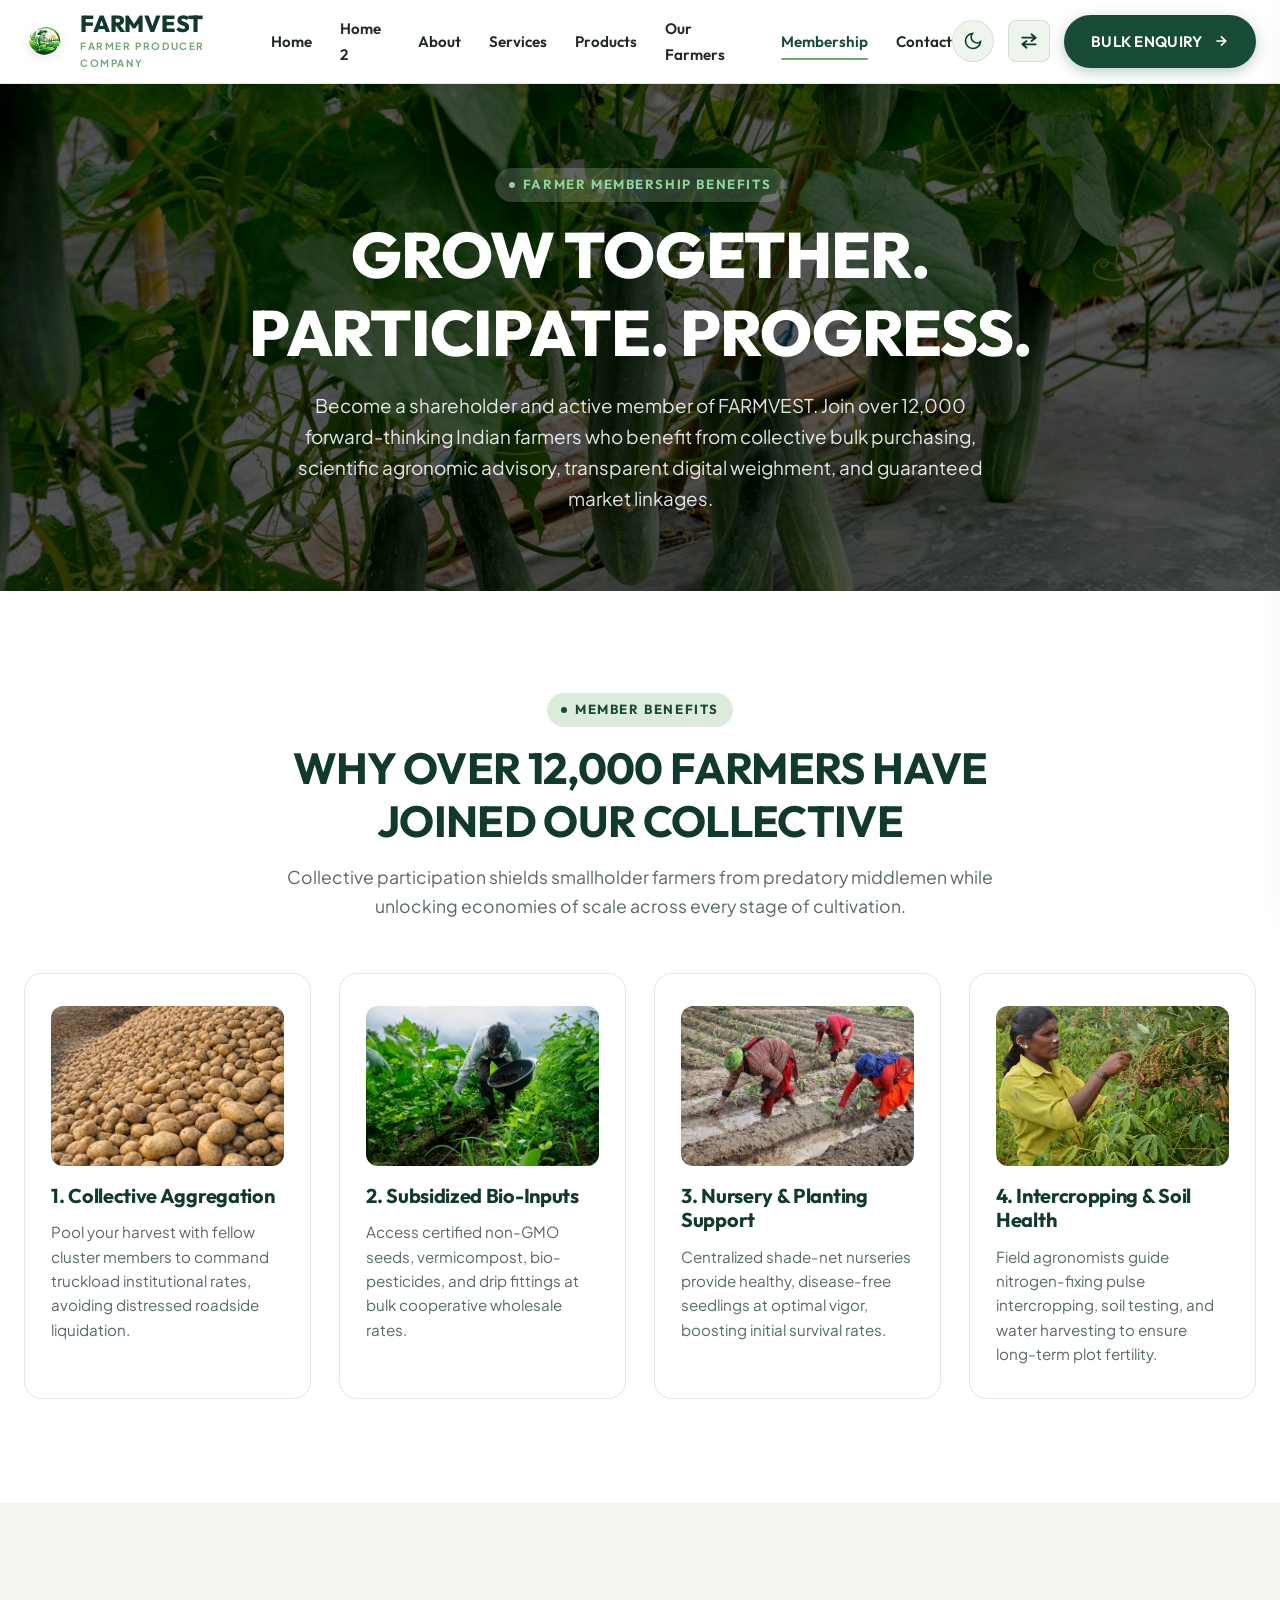
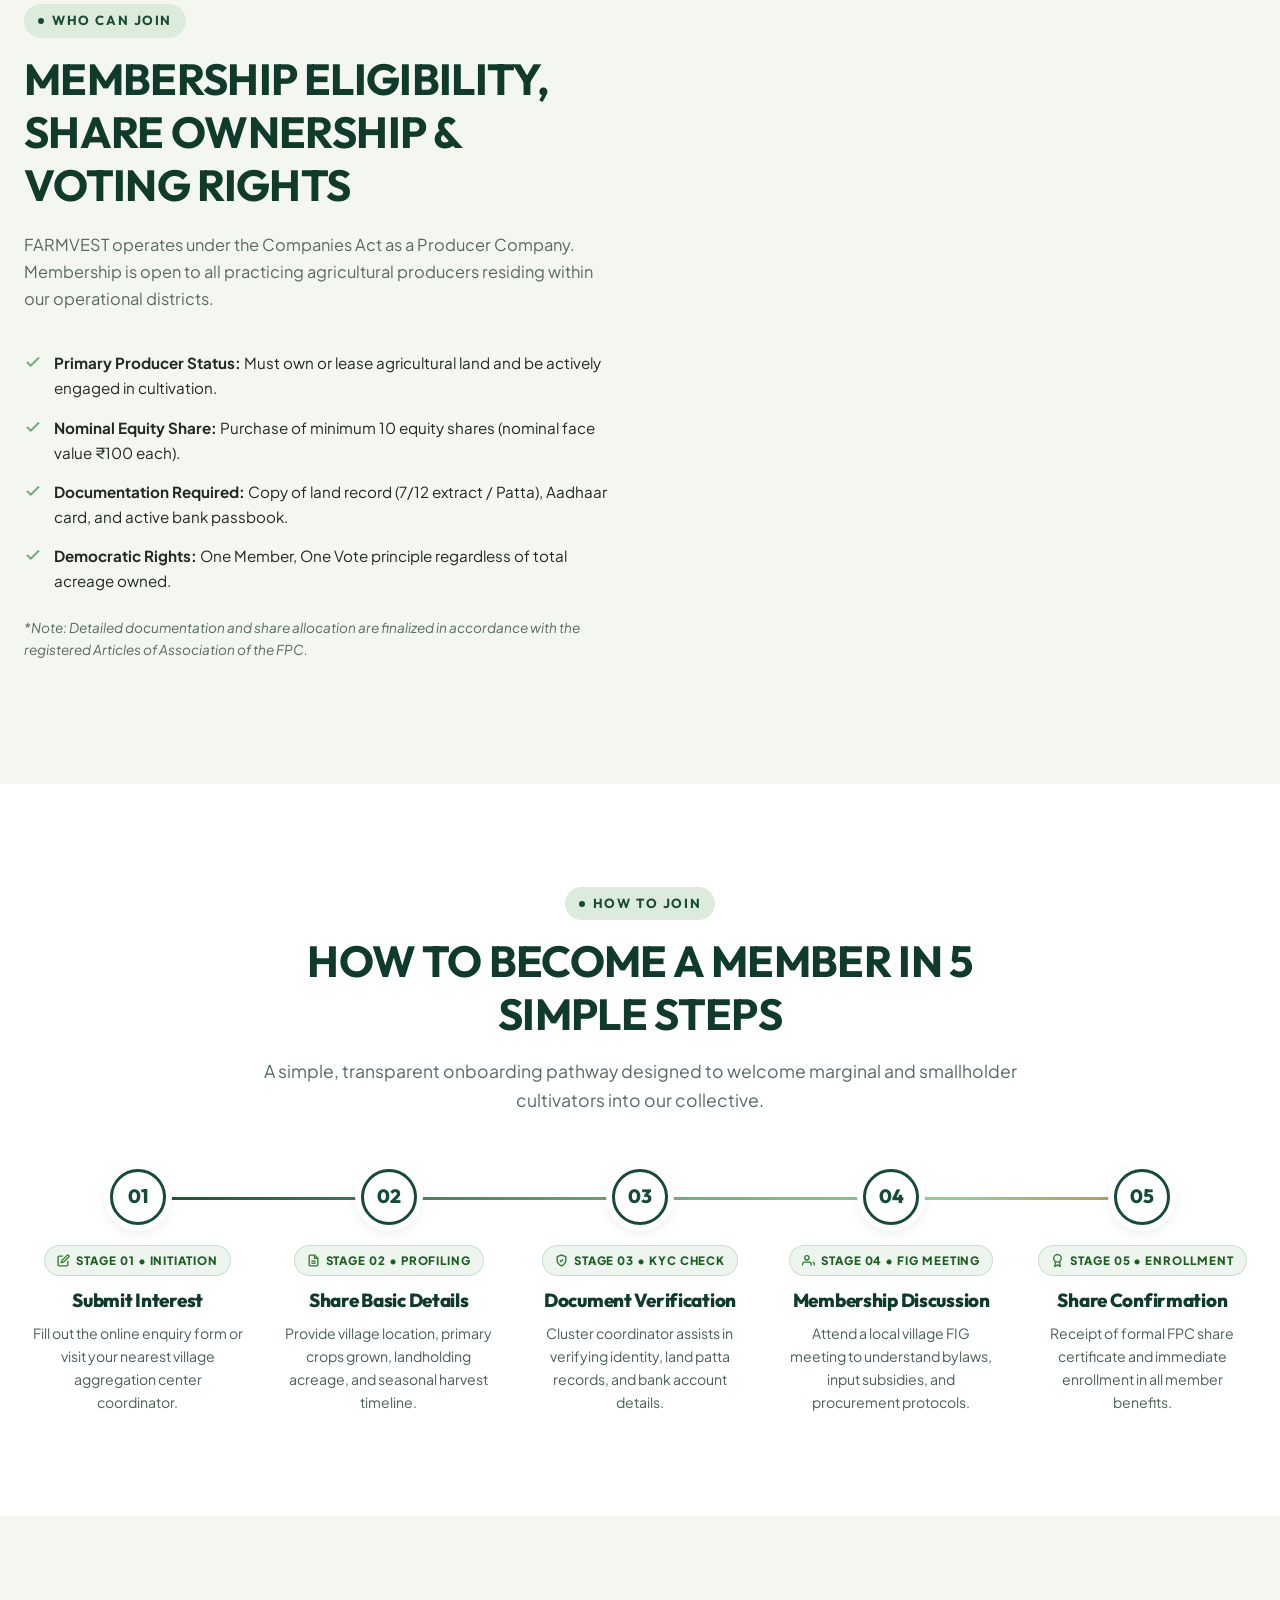
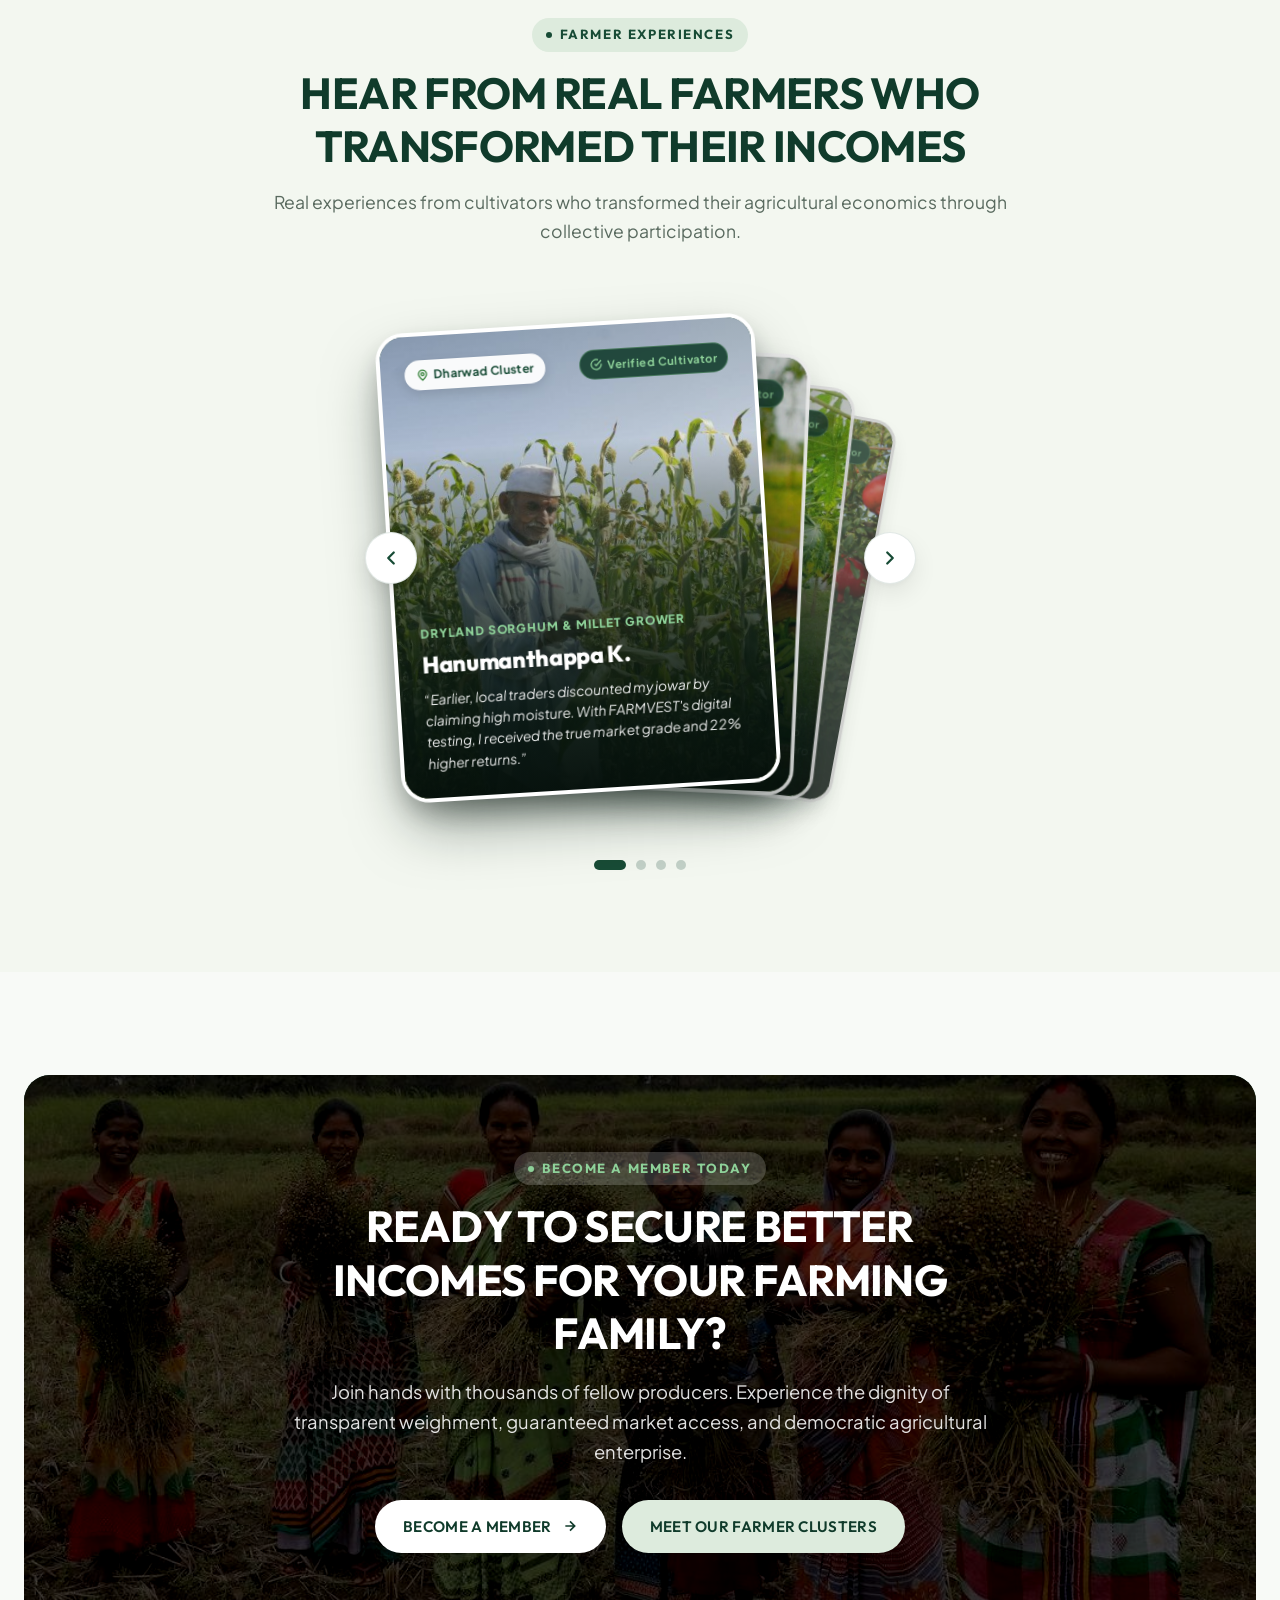
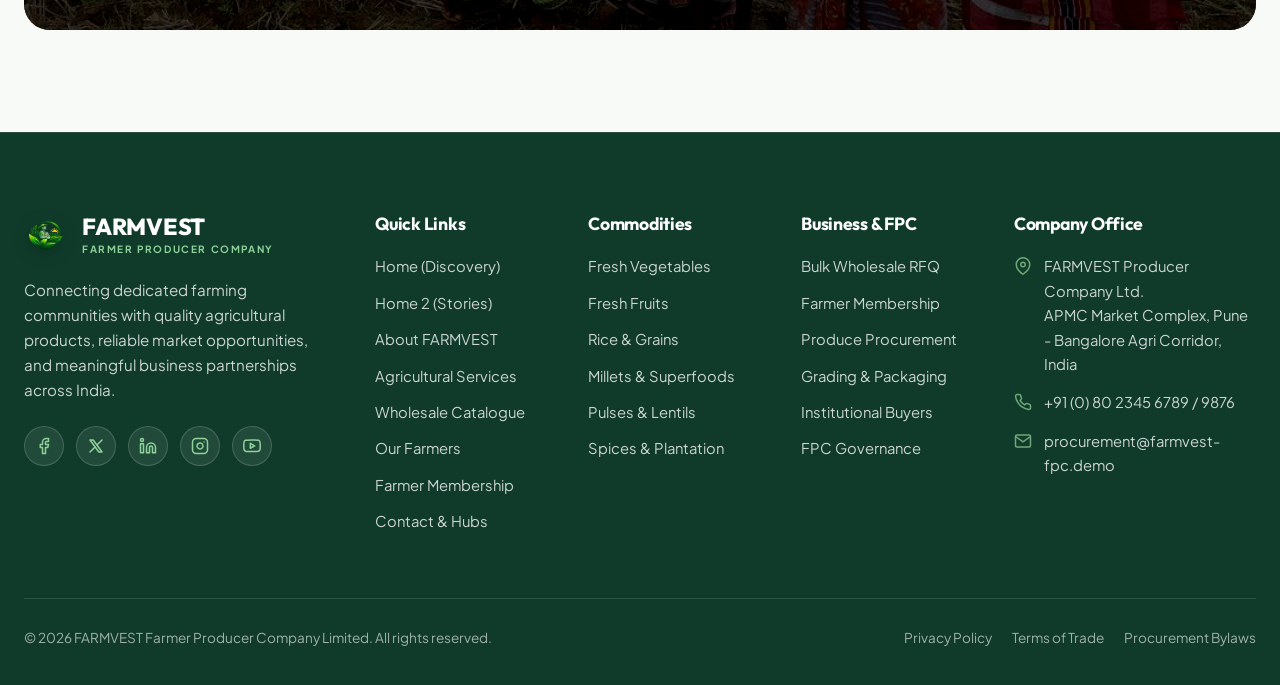
<file: membership.html>
<!DOCTYPE html>
<html lang="en" data-theme="light">
<head>
  <meta charset="UTF-8">
  <meta name="viewport" content="width=device-width, initial-scale=1.0">
  <title>Farmer Membership — FARMVEST Farmer Producer Company | Collective Prosperity</title>
  <meta name="description" content="Discover how smallholder farmers join FARMVEST to unlock bulk input discounts, fair digital weighment, direct market linkages, and democratic equity participation.">
  <link rel="stylesheet" href="assets/css/style.css">
  <link rel="icon" type="image/png" href="assets/images/logo.png">
  <link rel="apple-touch-icon" href="assets/images/logo.png">
</head>
<body>

  <!-- Header -->
  <header class="header">
    <div class="container nav-container">
      <a href="index.html" class="brand-logo" aria-label="FARMVEST Home">
        <img src="assets/images/logo.png" alt="FARMVEST Logo" class="brand-logo-img">
        <div class="brand-text-block">
          <span class="brand-title">FARMVEST</span>
          <span class="brand-subtitle">FARMER PRODUCER COMPANY</span>
        </div>
      </a>

      <nav class="nav-menu" aria-label="Main Navigation">
        <a href="index.html" class="nav-link">Home</a>
        <a href="home-2.html" class="nav-link">Home 2</a>
        <a href="about.html" class="nav-link">About</a>
        <a href="services.html" class="nav-link">Services</a>
        <a href="products.html" class="nav-link">Products</a>
        <a href="farmers.html" class="nav-link">Our Farmers</a>
        <a href="membership.html" class="nav-link active">Membership</a>
        <a href="contact.html" class="nav-link">Contact</a>
      </nav>

      <div class="nav-actions">
        <button class="theme-toggle js-theme-toggle" aria-label="Toggle Bright/Dark Mode">
          <svg class="theme-icon-light" viewBox="0 0 24 24" fill="none" stroke="currentColor" stroke-width="2"><circle cx="12" cy="12" r="5"/><line x1="12" y1="1" x2="12" y2="3"/><line x1="12" y1="21" x2="12" y2="23"/><line x1="4.22" y1="4.22" x2="5.64" y2="5.64"/><line x1="18.36" y1="18.36" x2="19.78" y2="19.78"/><line x1="1" y1="12" x2="3" y2="12"/><line x1="21" y1="12" x2="23" y2="12"/><line x1="4.22" y1="19.78" x2="5.64" y2="18.36"/><line x1="18.36" y1="5.64" x2="19.78" y2="4.22"/></svg>
          <svg class="theme-icon-dark" viewBox="0 0 24 24" fill="none" stroke="currentColor" stroke-width="2"><path d="M21 12.79A9 9 0 1 1 11.21 3 7 7 0 0 0 21 12.79z"/></svg>
        </button>

        <!-- RTL / LTR Direction Toggle Button -->
        <button class="rtl-toggle js-rtl-toggle" aria-label="Toggle Text Direction (RTL/LTR)" title="Toggle Text Direction">
          <svg class="rtl-icon" viewBox="0 0 24 24" fill="none" stroke="currentColor" stroke-width="2.2" stroke-linecap="round" stroke-linejoin="round">
            <path d="M4 8h16M15 4l5 4-5 4"/>
            <path d="M20 16H4M9 12l-5 4 5 4"/>
          </svg>
        </button>
        <button class="btn btn-primary" data-open-modal="bulkEnquiryModal">
          <span>BULK ENQUIRY</span>
          <svg width="16" height="16" viewBox="0 0 24 24" fill="none" stroke="currentColor" stroke-width="2.5"><path d="M5 12h14M12 5l7 7-7 7"/></svg>
        </button>
        <button class="hamburger-btn js-hamburger-btn" aria-label="Open Navigation Menu">
          <span class="hamburger-line"></span>
          <span class="hamburger-line"></span>
          <span class="hamburger-line"></span>
        </button>
      </div>
    </div>
  </header>

  <!-- Mobile Drawer -->
  <div class="mobile-drawer-overlay"></div>
  <aside class="mobile-drawer" aria-label="Mobile Navigation">
    <div class="mobile-drawer-header">
      <a href="index.html" class="brand-logo" aria-label="FARMVEST Home">
        <img src="assets/images/logo.png" alt="FARMVEST Logo" class="brand-logo-img">
        <div class="brand-text-block">
          <span class="brand-title">FARMVEST</span>
          <span class="brand-subtitle">FARMER PRODUCER COMPANY</span>
        </div>
      </a>
      <button class="drawer-close-btn js-drawer-close" aria-label="Close Navigation Menu">
        <svg width="20" height="20" viewBox="0 0 24 24" fill="none" stroke="currentColor" stroke-width="2"><line x1="18" y1="6" x2="6" y2="18"/><line x1="6" y1="6" x2="18" y2="18"/></svg>
      </button>
    </div>

    <!-- 1. All Navlinks Text in Center Alignment -->
    <div class="mobile-nav-links">
      <a href="index.html" class="mobile-nav-link">Home</a>
      <a href="home-2.html" class="mobile-nav-link">Home 2</a>
      <a href="about.html" class="mobile-nav-link">About</a>
      <a href="services.html" class="mobile-nav-link">Services</a>
      <a href="products.html" class="mobile-nav-link">Products</a>
      <a href="farmers.html" class="mobile-nav-link">Our Farmers</a>
      <a href="membership.html" class="mobile-nav-link active">Membership</a>
      <a href="contact.html" class="mobile-nav-link">Contact</a>
    </div>

    <!-- 2. Theme and RTL Icons in Center Alignment -->
    <div class="mobile-drawer-tools">
      <!-- Bright / Dark Mode Switcher Icon -->
      <button class="theme-toggle js-theme-toggle" aria-label="Toggle Bright/Dark Mode" title="Toggle Bright/Dark Mode">
        <svg class="theme-icon-light" viewBox="0 0 24 24" fill="none" stroke="currentColor" stroke-width="2" stroke-linecap="round" stroke-linejoin="round">
          <circle cx="12" cy="12" r="5"></circle>
          <line x1="12" y1="1" x2="12" y2="3"></line>
          <line x1="12" y1="21" x2="12" y2="23"></line>
          <line x1="4.22" y1="4.22" x2="5.64" y2="5.64"></line>
          <line x1="18.36" y1="18.36" x2="19.78" y2="19.78"></line>
          <line x1="1" y1="12" x2="3" y2="12"></line>
          <line x1="21" y1="12" x2="23" y2="12"></line>
          <line x1="4.22" y1="19.78" x2="5.64" y2="18.36"></line>
          <line x1="18.36" y1="5.64" x2="19.78" y2="4.22"></line>
        </svg>
        <svg class="theme-icon-dark" viewBox="0 0 24 24" fill="none" stroke="currentColor" stroke-width="2" stroke-linecap="round" stroke-linejoin="round">
          <path d="M21 12.79A9 9 0 1 1 11.21 3 7 7 0 0 0 21 12.79z"></path>
        </svg>
      </button>

      <!-- RTL / LTR Direction Toggle Icon -->
      <button class="rtl-toggle js-rtl-toggle" aria-label="Toggle Text Direction (RTL/LTR)" title="Toggle Text Direction">
        <svg class="rtl-icon" viewBox="0 0 24 24" fill="none" stroke="currentColor" stroke-width="2.2" stroke-linecap="round" stroke-linejoin="round">
          <path d="M4 8h16M15 4l5 4-5 4"/>
          <path d="M20 16H4M9 12l-5 4 5 4"/>
        </svg>
      </button>
    </div>

    <!-- 3. Last: CTA Button in Center Alignment Orderly -->
    <div class="mobile-drawer-cta">
      <button class="btn btn-primary" data-open-modal="bulkEnquiryModal">
        <span>BULK ENQUIRY</span>
        <svg width="16" height="16" viewBox="0 0 24 24" fill="none" stroke="currentColor" stroke-width="2.5"><path d="M5 12h14M12 5l7 7-7 7"/></svg>
      </button>
    </div>
  </aside>

  <main id="main-content">
    <!-- ======================================================================
         SECTION 01: MEMBERSHIP HERO
         Image: image-31.png (Polyhouse cucumber farming with modern mulch)
         ====================================================================== -->
    <section class="page-hero">
      <div class="page-hero-bg">
        <img src="images/image-31.png" alt="Trellised polyhouse cucumber plantation equipped with drip irrigation" loading="eager">
      </div>
      <div class="container page-hero-content">
        <div class="eyebrow" style="background: rgba(255,255,255,0.18); color: #8ED199;">
          FARMER MEMBERSHIP BENEFITS
        </div>
        <h1>GROW TOGETHER. PARTICIPATE. PROGRESS.</h1>
        <p>Become a shareholder and active member of FARMVEST. Join over 12,000 forward-thinking Indian farmers who benefit from collective bulk purchasing, scientific agronomic advisory, transparent digital weighment, and guaranteed market linkages.</p>
      </div>
    </section>

    <!-- ======================================================================
         SECTION 02: WHY BECOME A MEMBER (4 Feature Cards - Even number: 4!)
         Images: 30 (Potato aggregation stockpile), 52 (Compost drip application), 55 (Sapling transplanting), 50 (Toor dal intercropping)
         ====================================================================== -->
    <section class="section bg-white">
      <div class="container">
        <div class="section-header reveal-item">
          <div class="eyebrow">MEMBER BENEFITS</div>
          <h2>WHY OVER 12,000 FARMERS HAVE JOINED OUR COLLECTIVE</h2>
          <p>Collective participation shields smallholder farmers from predatory middlemen while unlocking economies of scale across every stage of cultivation.</p>
        </div>

        <div class="grid-4">
          <!-- Card 1: Aggregation Power -->
          <div class="feature-box reveal-item">
            <div style="border-radius: var(--radius-md); overflow: hidden; margin-bottom: 18px; aspect-ratio: 16/11;">
              <img src="images/image-30.png" alt="Large bulk stockpile of freshly unearthed golden potatoes at aggregation yard" loading="lazy" style="width: 100%; height: 100%; object-fit: cover;">
            </div>
            <h3>1. Collective Aggregation</h3>
            <p>Pool your harvest with fellow cluster members to command truckload institutional rates, avoiding distressed roadside liquidation.</p>
          </div>

          <!-- Card 2: Organic Inputs -->
          <div class="feature-box reveal-item">
            <div style="border-radius: var(--radius-md); overflow: hidden; margin-bottom: 18px; aspect-ratio: 16/11;">
              <img src="images/image-52.png" alt="Farmer applying organic compost in drip-irrigated field" loading="lazy" style="width: 100%; height: 100%; object-fit: cover;">
            </div>
            <h3>2. Subsidized Bio-Inputs</h3>
            <p>Access certified non-GMO seeds, vermicompost, bio-pesticides, and drip fittings at bulk cooperative wholesale rates.</p>
          </div>

          <!-- Card 3: Nursery Support -->
          <div class="feature-box reveal-item">
            <div style="border-radius: var(--radius-md); overflow: hidden; margin-bottom: 18px; aspect-ratio: 16/11;">
              <img src="images/image-55.png" alt="Three rural women farmers transplanting vegetable saplings into waterlogged furrowed beds" loading="lazy" style="width: 100%; height: 100%; object-fit: cover;">
            </div>
            <h3>3. Nursery & Planting Support</h3>
            <p>Centralized shade-net nurseries provide healthy, disease-free seedlings at optimal vigor, boosting initial survival rates.</p>
          </div>

          <!-- Card 4: Intercropping Advisory -->
          <div class="feature-box reveal-item">
            <div style="border-radius: var(--radius-md); overflow: hidden; margin-bottom: 18px; aspect-ratio: 16/11;">
              <img src="images/image-50.png" alt="Woman farmer inspecting healthy mature pigeon pea toor dal pods in field" loading="lazy" style="width: 100%; height: 100%; object-fit: cover;">
            </div>
            <h3>4. Intercropping & Soil Health</h3>
            <p>Field agronomists guide nitrogen-fixing pulse intercropping, soil testing, and water harvesting to ensure long-term plot fertility.</p>
          </div>
        </div>
      </div>
    </section>

    <!-- ======================================================================
         SECTION 03: MEMBERSHIP ELIGIBILITY (Informative Split)
         ====================================================================== -->
    <section class="section bg-light">
      <div class="container">
        <div class="editorial-split">
          <div class="split-content reveal-item">
            <div class="eyebrow">WHO CAN JOIN</div>
            <h2>MEMBERSHIP ELIGIBILITY, SHARE OWNERSHIP & VOTING RIGHTS</h2>
            <p>FARMVEST operates under the Companies Act as a Producer Company. Membership is open to all practicing agricultural producers residing within our operational districts.</p>
            
            <div style="display: flex; flex-direction: column; gap: 14px; margin: 18px 0 24px;">
              <div class="service-feature-item">
                <svg width="18" height="18" viewBox="0 0 24 24" fill="none" stroke="currentColor" stroke-width="2.5"><polyline points="20 6 9 17 4 12"/></svg>
                <div><strong>Primary Producer Status:</strong> Must own or lease agricultural land and be actively engaged in cultivation.</div>
              </div>
              <div class="service-feature-item">
                <svg width="18" height="18" viewBox="0 0 24 24" fill="none" stroke="currentColor" stroke-width="2.5"><polyline points="20 6 9 17 4 12"/></svg>
                <div><strong>Nominal Equity Share:</strong> Purchase of minimum 10 equity shares (nominal face value ₹100 each).</div>
              </div>
              <div class="service-feature-item">
                <svg width="18" height="18" viewBox="0 0 24 24" fill="none" stroke="currentColor" stroke-width="2.5"><polyline points="20 6 9 17 4 12"/></svg>
                <div><strong>Documentation Required:</strong> Copy of land record (7/12 extract / Patta), Aadhaar card, and active bank passbook.</div>
              </div>
              <div class="service-feature-item">
                <svg width="18" height="18" viewBox="0 0 24 24" fill="none" stroke="currentColor" stroke-width="2.5"><polyline points="20 6 9 17 4 12"/></svg>
                <div><strong>Democratic Rights:</strong> One Member, One Vote principle regardless of total acreage owned.</div>
              </div>
            </div>

            <p style="font-size: 0.85rem; color: var(--muted-text); font-style: italic;">*Note: Detailed documentation and share allocation are finalized in accordance with the registered Articles of Association of the FPC.</p>
          </div>

          <!-- Highlight Card -->
          <div class="feature-box reveal-item" style="background: var(--surface-white); border-color: var(--leaf-green); padding: 36px 30px;">
            <div class="eyebrow" style="margin-bottom: 12px;">COOPERATIVE TRANSPARENCY</div>
            <h3>Dignity, Equity & Direct Settlement</h3>
            <p>Unlike conventional middleman trade where weights are manipulated and payments delayed for months, FARMVEST members receive digital weight verification and direct account transfers within 48 hours of mandi delivery.</p>
            <div style="border-top: 1px solid var(--border-light); margin-top: 20px; padding-top: 20px;">
              <button class="btn btn-primary" data-open-modal="membershipEnquiryModal" style="width: 100%;">
                <span>BECOME A MEMBER</span>
                <svg width="16" height="16" viewBox="0 0 24 24" fill="none" stroke="currentColor" stroke-width="2.5"><path d="M5 12h14M12 5l7 7-7 7"/></svg>
              </button>
            </div>
          </div>
        </div>
      </div>
    </section>

    <!-- ======================================================================
         SECTION 04: MEMBERSHIP JOURNEY (5-Step Horizontal Infographic Pathway)
         ====================================================================== -->
    <section class="section bg-white">
      <div class="container">
        <div class="section-header reveal-item">
          <div class="eyebrow">HOW TO JOIN</div>
          <h2>HOW TO BECOME A MEMBER IN 5 SIMPLE STEPS</h2>
          <p>A simple, transparent onboarding pathway designed to welcome marginal and smallholder cultivators into our collective.</p>
        </div>

        <div class="membership-journey-wrapper reveal-item">
          <!-- Continuous Horizontal Connecting Rail -->
          <div class="journey-rail-track" aria-hidden="true"></div>

          <!-- 5 Symmetrical Milestones (Zero Card Boxes) -->
          <div class="journey-steps-grid">

            <!-- Step 1 -->
            <div class="journey-step-col">
              <div class="journey-node-circle">01</div>
              <span class="journey-stage-pill">
                <svg width="13" height="13" viewBox="0 0 24 24" fill="none" stroke="currentColor" stroke-width="2.5"><path d="M11 4H4a2 2 0 0 0-2 2v14a2 2 0 0 0 2 2h14a2 2 0 0 0 2-2v-7"/><path d="M18.5 2.5a2.121 2.121 0 0 1 3 3L12 15l-4 1 1-4 9.5-9.5z"/></svg>
                <span>STAGE 01 &bull; INITIATION</span>
              </span>
              <h3 class="journey-step-title">Submit Interest</h3>
              <p class="journey-step-desc">Fill out the online enquiry form or visit your nearest village aggregation center coordinator.</p>
            </div>

            <!-- Step 2 -->
            <div class="journey-step-col">
              <div class="journey-node-circle">02</div>
              <span class="journey-stage-pill">
                <svg width="13" height="13" viewBox="0 0 24 24" fill="none" stroke="currentColor" stroke-width="2.5"><path d="M14 2H6a2 2 0 0 0-2 2v16a2 2 0 0 0 2 2h12a2 2 0 0 0 2-2V8z"/><polyline points="14 2 14 8 20 8"/><line x1="16" y1="13" x2="8" y2="13"/><line x1="16" y1="17" x2="8" y2="17"/></svg>
                <span>STAGE 02 &bull; PROFILING</span>
              </span>
              <h3 class="journey-step-title">Share Basic Details</h3>
              <p class="journey-step-desc">Provide village location, primary crops grown, landholding acreage, and seasonal harvest timeline.</p>
            </div>

            <!-- Step 3 -->
            <div class="journey-step-col">
              <div class="journey-node-circle">03</div>
              <span class="journey-stage-pill">
                <svg width="13" height="13" viewBox="0 0 24 24" fill="none" stroke="currentColor" stroke-width="2.5"><path d="M12 22s8-4 8-10V5l-8-3-8 3v7c0 6 8 10 8 10z"/><polyline points="9 12 11 14 15 10"/></svg>
                <span>STAGE 03 &bull; KYC CHECK</span>
              </span>
              <h3 class="journey-step-title">Document Verification</h3>
              <p class="journey-step-desc">Cluster coordinator assists in verifying identity, land patta records, and bank account details.</p>
            </div>

            <!-- Step 4 -->
            <div class="journey-step-col">
              <div class="journey-node-circle">04</div>
              <span class="journey-stage-pill">
                <svg width="13" height="13" viewBox="0 0 24 24" fill="none" stroke="currentColor" stroke-width="2.5"><path d="M17 21v-2a4 4 0 0 0-4-4H5a4 4 0 0 0-4 4v2"/><circle cx="9" cy="7" r="4"/><path d="M23 21v-2a4 4 0 0 0-3-3.87"/></svg>
                <span>STAGE 04 &bull; FIG MEETING</span>
              </span>
              <h3 class="journey-step-title">Membership Discussion</h3>
              <p class="journey-step-desc">Attend a local village FIG meeting to understand bylaws, input subsidies, and procurement protocols.</p>
            </div>

            <!-- Step 5 -->
            <div class="journey-step-col">
              <div class="journey-node-circle">05</div>
              <span class="journey-stage-pill">
                <svg width="13" height="13" viewBox="0 0 24 24" fill="none" stroke="currentColor" stroke-width="2.5"><circle cx="12" cy="8" r="7"/><polyline points="8.21 13.89 7 23 12 20 17 23 15.79 13.88"/></svg>
                <span>STAGE 05 &bull; ENROLLMENT</span>
              </span>
              <h3 class="journey-step-title">Share Confirmation</h3>
              <p class="journey-step-desc">Receipt of formal FPC share certificate and immediate enrollment in all member benefits.</p>
            </div>

          </div>
        </div>
      </div>
    </section>

    <!-- ======================================================================
         SECTION 05: MEMBER COMMUNITY STORIES (3D Fanned Card Deck Carousel)
         Images: 23 (Senior sorghum farmer), 26 (Woman with okra basket), 41 (Papaya farmer), 36 (Pomegranate inspection)
         Matches user design: 3D stacked card deck with circular nav buttons (< & >)
         ====================================================================== -->
    <section class="section bg-light" id="memberStoriesSection">
      <div class="container">
        <div class="section-header reveal-item">
          <div class="eyebrow">FARMER EXPERIENCES</div>
          <h2>HEAR FROM REAL FARMERS WHO TRANSFORMED THEIR INCOMES</h2>
          <p>Real experiences from cultivators who transformed their agricultural economics through collective participation.</p>
        </div>

        <!-- 3D Fanned Card Deck Stories Carousel -->
        <div class="stories-stack-viewport reveal-item" id="memberStoriesStack">
          <!-- Circular Prev Button (<) -->
          <button class="stories-nav-btn prev-btn js-stories-prev" aria-label="Previous Story">
            <svg width="22" height="22" viewBox="0 0 24 24" fill="none" stroke="currentColor" stroke-width="2.5" stroke-linecap="round" stroke-linejoin="round">
              <polyline points="15 18 9 12 15 6"></polyline>
            </svg>
          </button>

          <!-- 3D Stack Stage -->
          <div class="stories-stack-stage" id="storiesStackStage">
            
            <!-- Card 1: Hanumanthappa K. -->
            <div class="stories-stack-card card-slot-0 active" data-index="0" role="group" aria-label="Story 1 of 4: Hanumanthappa K.">
              <div class="story-card-inner">
                <img src="images/image-23.png" alt="Senior farmer in Gandhi cap inspecting ripe sorghum jowar head in sunny field" loading="lazy" class="story-card-img">
                <div class="story-card-overlay"></div>
                
                <!-- Top Badges -->
                <div class="story-card-top">
                  <span class="story-badge-cluster">
                    <svg width="12" height="12" viewBox="0 0 24 24" fill="none" stroke="currentColor" stroke-width="2.5"><path d="M12 2a8 8 0 0 0-8 8c0 5.25 8 12 8 12s8-6.75 8-12a8 8 0 0 0-8-8z"/><circle cx="12" cy="10" r="3"/></svg>
                    <span>Dharwad Cluster</span>
                  </span>
                  <span class="story-badge-verified">
                    <svg width="12" height="12" viewBox="0 0 24 24" fill="none" stroke="currentColor" stroke-width="2.5"><path d="M22 11.08V12a10 10 0 1 1-5.93-9.14"/><polyline points="22 4 12 14.01 9 11.01"/></svg>
                    <span>Verified Cultivator</span>
                  </span>
                </div>

                <!-- Bottom Farmer Info & Testimonial -->
                <div class="story-card-body">
                  <span class="story-farmer-role">Dryland Sorghum &amp; Millet Grower</span>
                  <h3 class="story-farmer-name">Hanumanthappa K.</h3>
                  <p class="story-farmer-quote">&ldquo;Earlier, local traders discounted my jowar by claiming high moisture. With FARMVEST's digital testing, I received the true market grade and 22% higher returns.&rdquo;</p>
                </div>
              </div>
            </div>

            <!-- Card 2: Savita Devi -->
            <div class="stories-stack-card card-slot-1" data-index="1" role="group" aria-label="Story 2 of 4: Savita Devi">
              <div class="story-card-inner">
                <img src="images/image-26.png" alt="Smiling female farmer in yellow sari holding basket of green okra" loading="lazy" class="story-card-img">
                <div class="story-card-overlay"></div>
                
                <div class="story-card-top">
                  <span class="story-badge-cluster">
                    <svg width="12" height="12" viewBox="0 0 24 24" fill="none" stroke="currentColor" stroke-width="2.5"><path d="M12 2a8 8 0 0 0-8 8c0 5.25 8 12 8 12s8-6.75 8-12a8 8 0 0 0-8-8z"/><circle cx="12" cy="10" r="3"/></svg>
                    <span>Solapur Cluster</span>
                  </span>
                  <span class="story-badge-verified">
                    <svg width="12" height="12" viewBox="0 0 24 24" fill="none" stroke="currentColor" stroke-width="2.5"><path d="M22 11.08V12a10 10 0 1 1-5.93-9.14"/><polyline points="22 4 12 14.01 9 11.01"/></svg>
                    <span>Verified Cultivator</span>
                  </span>
                </div>

                <div class="story-card-body">
                  <span class="story-farmer-role">Horticulture &amp; Vegetable Leader</span>
                  <h3 class="story-farmer-name">Savita Devi</h3>
                  <p class="story-farmer-quote">&ldquo;Leading our village women's group to grow pesticide-free okra opened direct retail markets in Pune. Our daily picking is crated and paid transparently.&rdquo;</p>
                </div>
              </div>
            </div>

            <!-- Card 3: Narasimha Reddy -->
            <div class="stories-stack-card card-slot-2" data-index="2" role="group" aria-label="Story 3 of 4: Narasimha Reddy">
              <div class="story-card-inner">
                <img src="images/image-41.png" alt="Smiling senior farmer in white dhoti holding basin of ripe papayas in orchard" loading="lazy" class="story-card-img">
                <div class="story-card-overlay"></div>
                
                <div class="story-card-top">
                  <span class="story-badge-cluster">
                    <svg width="12" height="12" viewBox="0 0 24 24" fill="none" stroke="currentColor" stroke-width="2.5"><path d="M12 2a8 8 0 0 0-8 8c0 5.25 8 12 8 12s8-6.75 8-12a8 8 0 0 0-8-8z"/><circle cx="12" cy="10" r="3"/></svg>
                    <span>Chittoor Cluster</span>
                  </span>
                  <span class="story-badge-verified">
                    <svg width="12" height="12" viewBox="0 0 24 24" fill="none" stroke="currentColor" stroke-width="2.5"><path d="M22 11.08V12a10 10 0 1 1-5.93-9.14"/><polyline points="22 4 12 14.01 9 11.01"/></svg>
                    <span>Verified Cultivator</span>
                  </span>
                </div>

                <div class="story-card-body">
                  <span class="story-farmer-role">Fruit Orchard Cultivator</span>
                  <h3 class="story-farmer-name">Narasimha Reddy</h3>
                  <p class="story-farmer-quote">&ldquo;Transitioning my 3 acres to Red Lady papaya with drip advisory provided steady weekly income. FARMVEST's collection truck picks fruits right from my orchard gate.&rdquo;</p>
                </div>
              </div>
            </div>

            <!-- Card 4: Basavaraj Patil -->
            <div class="stories-stack-card card-slot-3" data-index="3" role="group" aria-label="Story 4 of 4: Basavaraj Patil">
              <div class="story-card-inner">
                <img src="images/image-36.png" alt="Horticulturist inspecting glowing ruby-red pomegranates on tree in orchard" loading="lazy" class="story-card-img">
                <div class="story-card-overlay"></div>
                
                <div class="story-card-top">
                  <span class="story-badge-cluster">
                    <svg width="12" height="12" viewBox="0 0 24 24" fill="none" stroke="currentColor" stroke-width="2.5"><path d="M12 2a8 8 0 0 0-8 8c0 5.25 8 12 8 12s8-6.75 8-12a8 8 0 0 0-8-8z"/><circle cx="12" cy="10" r="3"/></svg>
                    <span>Bagalkot Cluster</span>
                  </span>
                  <span class="story-badge-verified">
                    <svg width="12" height="12" viewBox="0 0 24 24" fill="none" stroke="currentColor" stroke-width="2.5"><path d="M22 11.08V12a10 10 0 1 1-5.93-9.14"/><polyline points="22 4 12 14.01 9 11.01"/></svg>
                    <span>Verified Cultivator</span>
                  </span>
                </div>

                <div class="story-card-body">
                  <span class="story-farmer-role">Pomegranate Specialist</span>
                  <h3 class="story-farmer-name">Basavaraj Patil</h3>
                  <p class="story-farmer-quote">&ldquo;The export packaging and pre-cooling support from our FPC allowed my pomegranate crop to reach premium institutional buyers with near-zero post-harvest losses.&rdquo;</p>
                </div>
              </div>
            </div>

          </div>

          <!-- Circular Next Button (>) -->
          <button class="stories-nav-btn next-btn js-stories-next" aria-label="Next Story">
            <svg width="22" height="22" viewBox="0 0 24 24" fill="none" stroke="currentColor" stroke-width="2.5" stroke-linecap="round" stroke-linejoin="round">
              <polyline points="9 18 15 12 9 6"></polyline>
            </svg>
          </button>
        </div>

        <!-- Indicator Dots -->
        <div class="stories-stack-indicators" id="storiesStackDots" role="tablist" aria-label="Member Stories Navigation">
          <button class="stories-indicator-dot active" data-index="0" role="tab" aria-selected="true" aria-label="Story 1 of 4"></button>
          <button class="stories-indicator-dot" data-index="1" role="tab" aria-selected="false" aria-label="Story 2 of 4"></button>
          <button class="stories-indicator-dot" data-index="2" role="tab" aria-selected="false" aria-label="Story 3 of 4"></button>
          <button class="stories-indicator-dot" data-index="3" role="tab" aria-selected="false" aria-label="Story 4 of 4"></button>
        </div>
      </div>
    </section>

    <!-- ======================================================================
         SECTION 06: MEMBERSHIP ENQUIRY CTA
         Image: image-9.png (6 women farmers holding harvested seed bundles)
         ====================================================================== -->
    <section class="section">
      <div class="container">
        <div class="cta-banner reveal-item">
          <div class="cta-banner-bg">
            <img src="images/image-9.png" alt="Group of rural women farmers standing proudly holding harvested crop bundles" loading="lazy">
          </div>
          <div class="cta-banner-content">
            <div class="eyebrow" style="background: rgba(255,255,255,0.18); color: #8ED199;">
              BECOME A MEMBER TODAY
            </div>
            <h2>READY TO SECURE BETTER INCOMES FOR YOUR FARMING FAMILY?</h2>
            <p>Join hands with thousands of fellow producers. Experience the dignity of transparent weighment, guaranteed market access, and democratic agricultural enterprise.</p>
            <div class="btn-group">
              <button class="btn btn-white" data-open-modal="membershipEnquiryModal">
                <span>BECOME A MEMBER</span>
                <svg width="16" height="16" viewBox="0 0 24 24" fill="none" stroke="currentColor" stroke-width="2.5"><path d="M5 12h14M12 5l7 7-7 7"/></svg>
              </button>
              <a href="farmers.html" class="btn btn-secondary">
                <span>MEET OUR FARMER CLUSTERS</span>
              </a>
            </div>
          </div>
        </div>
      </div>
    </section>
  </main>

  <!-- Global Footer -->
  <footer class="footer">
    <div class="container">
      <div class="footer-grid">
        <div class="footer-brand">
          <div class="brand-logo" style="margin-bottom: 12px;">
            <img src="assets/images/logo.png" alt="FARMVEST Logo" class="brand-logo-img">
            <div class="brand-text-block">
              <span class="brand-title" style="color: #FFFFFF;">FARMVEST</span>
              <span class="brand-subtitle" style="color: #8ED199;">FARMER PRODUCER COMPANY</span>
            </div>
          </div>
          <p>Connecting dedicated farming communities with quality agricultural products, reliable market opportunities, and meaningful business partnerships across India.</p>
          <!-- Social Media Links -->
          <div class="footer-social-links" aria-label="Social Media Channels">
            <a href="https://facebook.com" class="footer-social-icon" aria-label="Facebook" target="_blank" rel="noopener noreferrer">
              <svg width="18" height="18" viewBox="0 0 24 24" fill="none" stroke="currentColor" stroke-width="2" stroke-linecap="round" stroke-linejoin="round">
                <path d="M18 2h-3a5 5 0 0 0-5 5v3H7v4h3v8h4v-8h3l1-4h-4V7a1 1 0 0 1 1-1h3z"></path>
              </svg>
            </a>
            <a href="https://x.com" class="footer-social-icon" aria-label="X (formerly Twitter)" target="_blank" rel="noopener noreferrer">
              <svg width="18" height="18" viewBox="0 0 24 24" fill="none" stroke="currentColor" stroke-width="2" stroke-linecap="round" stroke-linejoin="round">
                <path d="M4 4l11.733 16h4.267l-11.733 -16z"></path>
                <path d="M4 20l6.768 -6.768m2.46 -2.46l6.772 -6.772"></path>
              </svg>
            </a>
            <a href="https://linkedin.com" class="footer-social-icon" aria-label="LinkedIn" target="_blank" rel="noopener noreferrer">
              <svg width="18" height="18" viewBox="0 0 24 24" fill="none" stroke="currentColor" stroke-width="2" stroke-linecap="round" stroke-linejoin="round">
                <path d="M16 8a6 6 0 0 1 6 6v7h-4v-7a2 2 0 0 0-2-2 2 2 0 0 0-2 2v7h-4v-7a6 6 0 0 1 6-6z"></path>
                <rect x="2" y="9" width="4" height="12"></rect>
                <circle cx="4" cy="4" r="2"></circle>
              </svg>
            </a>
            <a href="https://instagram.com" class="footer-social-icon" aria-label="Instagram" target="_blank" rel="noopener noreferrer">
              <svg width="18" height="18" viewBox="0 0 24 24" fill="none" stroke="currentColor" stroke-width="2" stroke-linecap="round" stroke-linejoin="round">
                <rect x="2" y="2" width="20" height="20" rx="5" ry="5"></rect>
                <path d="M16 11.37A4 4 0 1 1 12.63 8 4 4 0 0 1 16 11.37z"></path>
                <line x1="17.5" y1="6.5" x2="17.51" y2="6.5"></line>
              </svg>
            </a>
            <a href="https://youtube.com" class="footer-social-icon" aria-label="YouTube" target="_blank" rel="noopener noreferrer">
              <svg width="18" height="18" viewBox="0 0 24 24" fill="none" stroke="currentColor" stroke-width="2" stroke-linecap="round" stroke-linejoin="round">
                <path d="M22.54 6.42a2.78 2.78 0 0 0-1.94-2C18.88 4 12 4 12 4s-6.88 0-8.6.46a2.78 2.78 0 0 0-1.94 2A29 29 0 0 0 1 11.75a29 29 0 0 0 .46 5.33A2.78 2.78 0 0 0 3.4 19c1.72.46 8.6.46 8.6.46s6.88 0 8.6-.46a2.78 2.78 0 0 0 1.94-2 29 29 0 0 0 .46-5.25 29 29 0 0 0-.46-5.33z"></path>
                <polygon points="9.75 15.02 15.5 11.75 9.75 8.48 9.75 15.02"></polygon>
              </svg>
            </a>
          </div>
        </div>

        <div>
          <h4 class="footer-title">Quick Links</h4>
          <div class="footer-links">
            <a href="index.html" class="footer-link">Home (Discovery)</a>
            <a href="home-2.html" class="footer-link">Home 2 (Stories)</a>
            <a href="about.html" class="footer-link">About FARMVEST</a>
            <a href="services.html" class="footer-link">Agricultural Services</a>
            <a href="products.html" class="footer-link">Wholesale Catalogue</a>
            <a href="farmers.html" class="footer-link">Our Farmers</a>
            <a href="membership.html" class="footer-link">Farmer Membership</a>
            <a href="contact.html" class="footer-link">Contact & Hubs</a>
          </div>
        </div>

        <div>
          <h4 class="footer-title">Commodities</h4>
          <div class="footer-links">
            <a href="products.html?category=vegetables" class="footer-link">Fresh Vegetables</a>
            <a href="products.html?category=fruits" class="footer-link">Fresh Fruits</a>
            <a href="products.html?category=rice" class="footer-link">Rice & Grains</a>
            <a href="products.html?category=millets" class="footer-link">Millets & Superfoods</a>
            <a href="products.html?category=pulses" class="footer-link">Pulses & Lentils</a>
            <a href="products.html?category=spices" class="footer-link">Spices & Plantation</a>
          </div>
        </div>

        <div>
          <h4 class="footer-title">Business & FPC</h4>
          <div class="footer-links">
            <a href="#" class="footer-link" data-open-modal="bulkEnquiryModal">Bulk Wholesale RFQ</a>
            <a href="#" class="footer-link" data-open-modal="membershipEnquiryModal">Farmer Membership</a>
            <a href="services.html" class="footer-link">Produce Procurement</a>
            <a href="services.html" class="footer-link">Grading & Packaging</a>
            <a href="contact.html" class="footer-link">Institutional Buyers</a>
            <a href="about.html" class="footer-link">FPC Governance</a>
          </div>
        </div>

        <div>
          <h4 class="footer-title">Company Office</h4>
          <div class="footer-contact-info">
            <div class="footer-contact-item">
              <svg width="18" height="18" viewBox="0 0 24 24" fill="none" stroke="currentColor" stroke-width="2"><path d="M21 10c0 7-9 13-9 13s-9-6-9-13a9 9 0 0 1 18 0z"/><circle cx="12" cy="10" r="3"/></svg>
              <span>FARMVEST Producer Company Ltd.<br>APMC Market Complex, Pune - Bangalore Agri Corridor, India</span>
            </div>
            <div class="footer-contact-item">
              <svg width="18" height="18" viewBox="0 0 24 24" fill="none" stroke="currentColor" stroke-width="2"><path d="M22 16.92v3a2 2 0 0 1-2.18 2 19.79 19.79 0 0 1-8.63-3.07 19.5 19.5 0 0 1-6-6 19.79 19.79 0 0 1-3.07-8.67A2 2 0 0 1 4.11 2h3a2 2 0 0 1 2 1.72 12.84 12.84 0 0 0 .7 2.81 2 2 0 0 1-.45 2.11L8.09 9.91a16 16 0 0 0 6 6l1.27-1.27a2 2 0 0 1 2.11-.45 12.84 12.84 0 0 0 2.81.7A2 2 0 0 1 22 16.92z"/></svg>
              <span>+91 (0) 80 2345 6789 / 9876</span>
            </div>
            <div class="footer-contact-item">
              <svg width="18" height="18" viewBox="0 0 24 24" fill="none" stroke="currentColor" stroke-width="2"><path d="M4 4h16c1.1 0 2 .9 2 2v12c0 1.1-.9 2-2 2H4c-1.1 0-2-.9-2-2V6c0-1.1.9-2 2-2z"/><polyline points="22,6 12,13 2,6"/></svg>
              <span>procurement@farmvest-fpc.demo</span>
            </div>
          </div>
        </div>
      </div>

      <div class="footer-bottom">
        <div>
          &copy; 2026 FARMVEST Farmer Producer Company Limited. All rights reserved.
        </div>
        <div style="display: flex; gap: 20px;">
          <a href="about.html" style="color: rgba(255,255,255,0.6);">Privacy Policy</a>
          <a href="about.html" style="color: rgba(255,255,255,0.6);">Terms of Trade</a>
          <a href="contact.html" style="color: rgba(255,255,255,0.6);">Procurement Bylaws</a>
        </div>
      </div>
    </div>
  </footer>

  <!-- Reusable Modals -->
  <div class="modal-overlay" id="bulkEnquiryModal" role="dialog" aria-modal="true">
    <div class="modal-dialog">
      <div class="modal-header">
        <div>
          <span class="eyebrow" style="font-size: 0.75rem; margin-bottom: 6px;">WHOLESALE PURCHASE RFQ</span>
          <h3>Submit Bulk Product Enquiry</h3>
        </div>
        <button class="modal-close-btn js-modal-close" aria-label="Close modal">
          <svg width="18" height="18" viewBox="0 0 24 24" fill="none" stroke="currentColor" stroke-width="2"><line x1="18" y1="6" x2="6" y2="18"/><line x1="6" y1="6" x2="18" y2="18"/></svg>
        </button>
      </div>

      <form class="js-validated-form" novalidate>
        <div class="form-row">
          <div class="form-group">
            <label class="form-label">Full Name <span class="required">*</span></label>
            <input type="text" name="name" class="form-input" placeholder="e.g. Rajesh Sharma" required>
          </div>
          <div class="form-group">
            <label class="form-label">Business / Company Name <span class="required">*</span></label>
            <input type="text" name="company" class="form-input" placeholder="e.g. Apex Food Processing Ltd." required>
          </div>
        </div>
        <div class="form-row">
          <div class="form-group">
            <label class="form-label">Phone Number <span class="required">*</span></label>
            <input type="tel" name="phone" class="form-input" placeholder="+91 98765 43210" required>
          </div>
          <div class="form-group">
            <label class="form-label">Email Address <span class="required">*</span></label>
            <input type="email" name="email" class="form-input" placeholder="procurement@company.com" required>
          </div>
        </div>
        <div class="form-row">
          <div class="form-group">
            <label class="form-label">Product Interested In <span class="required">*</span></label>
            <input type="text" name="product" class="form-input" placeholder="e.g. Farm Fresh Tomatoes" required>
          </div>
          <div class="form-group">
            <label class="form-label">Required Quantity (kg / Tons) <span class="required">*</span></label>
            <input type="text" name="quantity" class="form-input" placeholder="e.g. 5 Metric Tons" required>
          </div>
        </div>
        <div class="form-group">
          <label class="form-label">Delivery Location / Mandi Destination <span class="required">*</span></label>
          <input type="text" name="location" class="form-input" placeholder="City, State, Warehouse PIN code" required>
        </div>
        <div class="form-group">
          <label class="form-label">Additional Message / Quality Specifications</label>
          <textarea name="message" class="form-textarea" rows="3" placeholder="Specify grading size, packaging preferences (crates/bags), delivery schedule, or recurring purchase needs..."></textarea>
        </div>
        <div style="display: flex; justify-content: center; margin-top: 24px;">
          <button type="submit" class="btn btn-primary" style="width: 100%; max-width: 340px; justify-content: center;">
            <span>SUBMIT BULK ENQUIRY</span>
            <svg width="16" height="16" viewBox="0 0 24 24" fill="none" stroke="currentColor" stroke-width="2.5"><path d="M5 12h14M12 5l7 7-7 7"/></svg>
          </button>
        </div>
      </form>

      <div class="modal-success-state">
        <div class="modal-success-icon">
          <svg width="32" height="32" viewBox="0 0 24 24" fill="none" stroke="currentColor" stroke-width="2.5"><polyline points="20 6 9 17 4 12"/></svg>
        </div>
        <h3>Enquiry Submitted Successfully!</h3>
        <p style="margin: 12px 0 20px;">Thank you for your bulk enquiry. Our commercial procurement team will review your requirements and respond within 24 business hours.</p>
        <button type="button" class="btn btn-primary js-modal-close">Done</button>
      </div>
    </div>
  </div>

  <div class="modal-overlay" id="membershipEnquiryModal" role="dialog" aria-modal="true">
    <div class="modal-dialog">
      <div class="modal-header">
        <div>
          <span class="eyebrow" style="font-size: 0.75rem; margin-bottom: 6px;">GROW WITH OUR COOPERATIVE</span>
          <h3>Farmer Membership Application</h3>
        </div>
        <button class="modal-close-btn js-modal-close" aria-label="Close modal">
          <svg width="18" height="18" viewBox="0 0 24 24" fill="none" stroke="currentColor" stroke-width="2"><line x1="18" y1="6" x2="6" y2="18"/><line x1="6" y1="6" x2="18" y2="18"/></svg>
        </button>
      </div>

      <form class="js-validated-form" novalidate>
        <div class="form-row">
          <div class="form-group">
            <label class="form-label">Farmer Full Name <span class="required">*</span></label>
            <input type="text" name="farmer_name" class="form-input" placeholder="e.g. Ramesh Patil" required>
          </div>
          <div class="form-group">
            <label class="form-label">Phone Number <span class="required">*</span></label>
            <input type="tel" name="phone" class="form-input" placeholder="+91 98765 00000" required>
          </div>
        </div>
        <div class="form-row">
          <div class="form-group">
            <label class="form-label">Village / Gram Panchayat <span class="required">*</span></label>
            <input type="text" name="village" class="form-input" placeholder="e.g. Shivajinagar" required>
          </div>
          <div class="form-group">
            <label class="form-label">District & State <span class="required">*</span></label>
            <input type="text" name="district" class="form-input" placeholder="e.g. Belagavi, Karnataka" required>
          </div>
        </div>
        <div class="form-row">
          <div class="form-group">
            <label class="form-label">Main Crops / Agricultural Produce <span class="required">*</span></label>
            <input type="text" name="crops" class="form-input" placeholder="e.g. Paddy, Tomatoes, Ragi" required>
          </div>
          <div class="form-group">
            <label class="form-label">Total Land Holding (Acres) <span class="required">*</span></label>
            <input type="text" name="land" class="form-input" placeholder="e.g. 3.5 Acres" required>
          </div>
        </div>
        <div class="form-group">
          <label class="form-label">Additional Message / Inquiries</label>
          <textarea name="message" class="form-textarea" rows="3" placeholder="Tell us about your current farming practices, irrigation sources, or specific support you need..."></textarea>
        </div>
        <div style="display: flex; justify-content: center; margin-top: 24px;">
          <button type="submit" class="btn btn-primary" style="width: 100%; max-width: 340px; justify-content: center;">
            <span>APPLY FOR MEMBERSHIP</span>
            <svg width="16" height="16" viewBox="0 0 24 24" fill="none" stroke="currentColor" stroke-width="2.5"><path d="M5 12h14M12 5l7 7-7 7"/></svg>
          </button>
        </div>
      </form>

      <div class="modal-success-state">
        <div class="modal-success-icon">
          <svg width="32" height="32" viewBox="0 0 24 24" fill="none" stroke="currentColor" stroke-width="2.5"><polyline points="20 6 9 17 4 12"/></svg>
        </div>
        <h3>Application Received!</h3>
        <p style="margin: 12px 0 20px;">Welcome! Our village cluster coordinator will reach out to schedule an in-person field visit and discuss your membership share allocation.</p>
        <button type="button" class="btn btn-primary js-modal-close">Done</button>
      </div>
    </div>
  </div>

  <button class="back-to-top" aria-label="Back to top of page">
    <svg width="20" height="20" viewBox="0 0 24 24" fill="none" stroke="currentColor" stroke-width="2.5"><line x1="12" y1="19" x2="12" y2="5"/><polyline points="5 12 12 5 19 12"/></svg>
  </button>

  <script src="assets/js/main.js"></script>
</body>
</html>
</file>
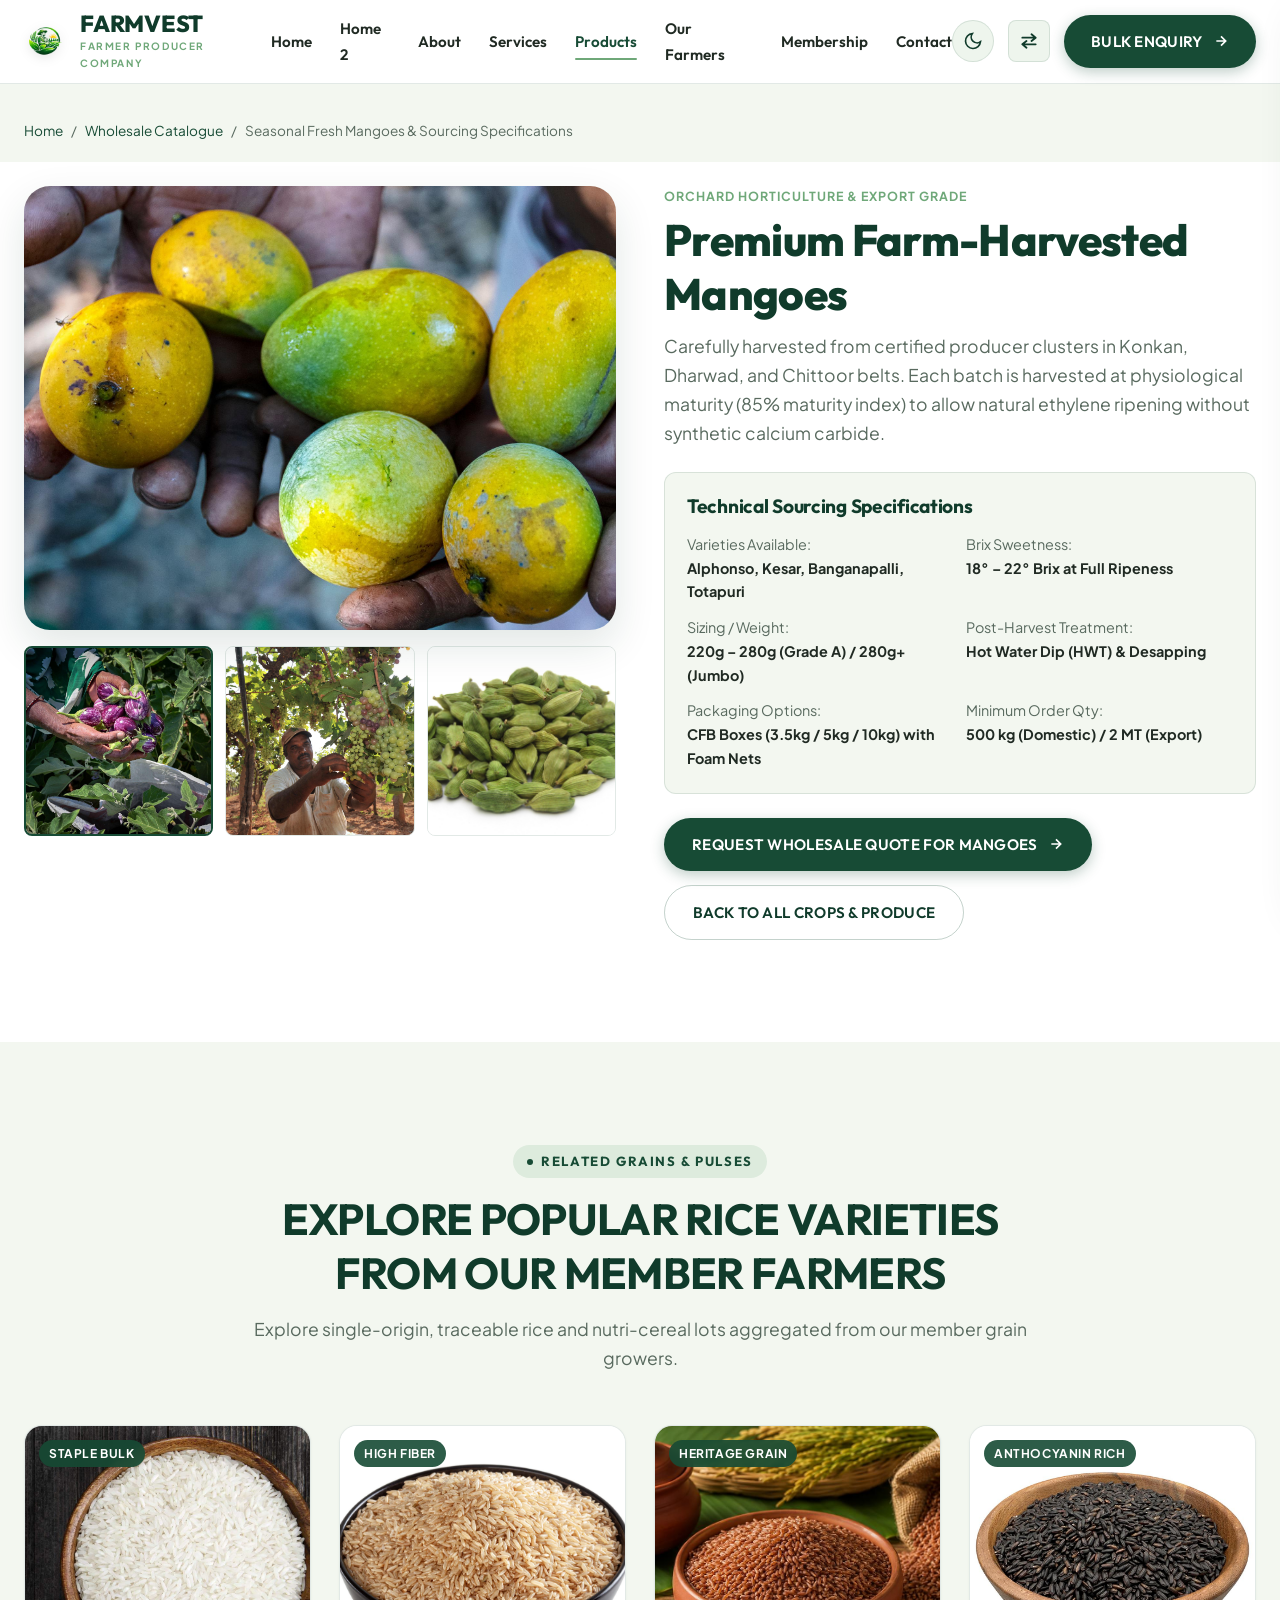
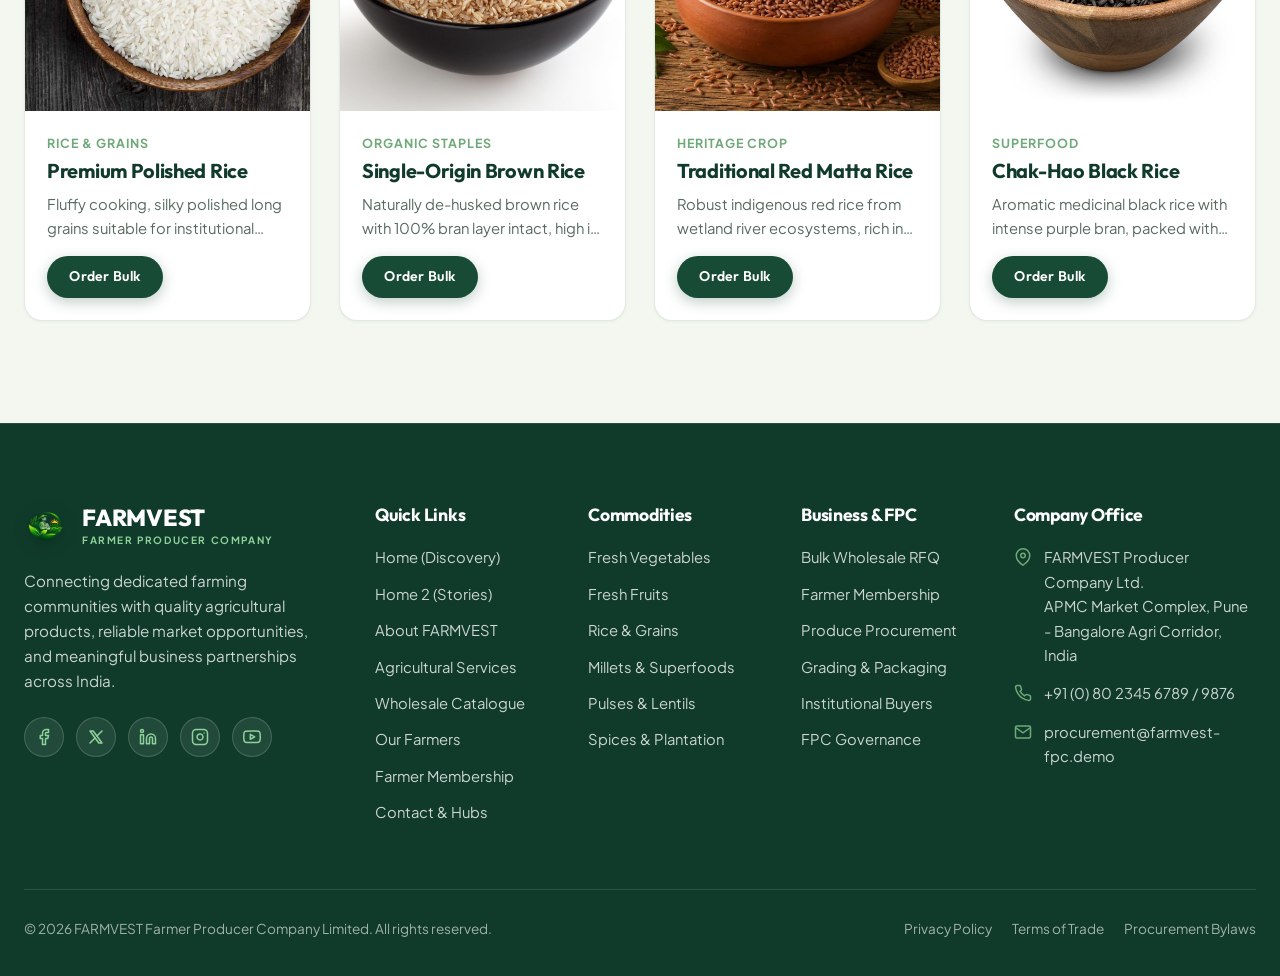
<file: product-details.html>
<!DOCTYPE html>
<html lang="en" data-theme="light">
<head>
  <meta charset="UTF-8">
  <meta name="viewport" content="width=device-width, initial-scale=1.0">
  <title>Product Details & Traceability — FARMVEST Farmer Producer Company</title>
  <meta name="description" content="View complete agricultural product specifications, farm-gate harvesting standards, packaging tiers, and batch traceability from FARMVEST.">
  <link rel="stylesheet" href="assets/css/style.css">
  <link rel="icon" type="image/png" href="assets/images/logo.png">
  <link rel="apple-touch-icon" href="assets/images/logo.png">
</head>
<body>

  <!-- Header -->
  <header class="header">
    <div class="container nav-container">
      <a href="index.html" class="brand-logo" aria-label="FARMVEST Home">
        <img src="assets/images/logo.png" alt="FARMVEST Logo" class="brand-logo-img">
        <div class="brand-text-block">
          <span class="brand-title">FARMVEST</span>
          <span class="brand-subtitle">FARMER PRODUCER COMPANY</span>
        </div>
      </a>

      <nav class="nav-menu" aria-label="Main Navigation">
        <a href="index.html" class="nav-link">Home</a>
        <a href="home-2.html" class="nav-link">Home 2</a>
        <a href="about.html" class="nav-link">About</a>
        <a href="services.html" class="nav-link">Services</a>
        <a href="products.html" class="nav-link active">Products</a>
        <a href="farmers.html" class="nav-link">Our Farmers</a>
        <a href="membership.html" class="nav-link">Membership</a>
        <a href="contact.html" class="nav-link">Contact</a>
      </nav>

      <div class="nav-actions">
        <button class="theme-toggle js-theme-toggle" aria-label="Toggle Bright/Dark Mode">
          <svg class="theme-icon-light" viewBox="0 0 24 24" fill="none" stroke="currentColor" stroke-width="2"><circle cx="12" cy="12" r="5"/><line x1="12" y1="1" x2="12" y2="3"/><line x1="12" y1="21" x2="12" y2="23"/><line x1="4.22" y1="4.22" x2="5.64" y2="5.64"/><line x1="18.36" y1="18.36" x2="19.78" y2="19.78"/><line x1="1" y1="12" x2="3" y2="12"/><line x1="21" y1="12" x2="23" y2="12"/><line x1="4.22" y1="19.78" x2="5.64" y2="18.36"/><line x1="18.36" y1="5.64" x2="19.78" y2="4.22"/></svg>
          <svg class="theme-icon-dark" viewBox="0 0 24 24" fill="none" stroke="currentColor" stroke-width="2"><path d="M21 12.79A9 9 0 1 1 11.21 3 7 7 0 0 0 21 12.79z"/></svg>
        </button>

        <!-- RTL / LTR Direction Toggle Button -->
        <button class="rtl-toggle js-rtl-toggle" aria-label="Toggle Text Direction (RTL/LTR)" title="Toggle Text Direction">
          <svg class="rtl-icon" viewBox="0 0 24 24" fill="none" stroke="currentColor" stroke-width="2.2" stroke-linecap="round" stroke-linejoin="round">
            <path d="M4 8h16M15 4l5 4-5 4"/>
            <path d="M20 16H4M9 12l-5 4 5 4"/>
          </svg>
        </button>
        <button class="btn btn-primary" data-open-modal="bulkEnquiryModal">
          <span>BULK ENQUIRY</span>
          <svg width="16" height="16" viewBox="0 0 24 24" fill="none" stroke="currentColor" stroke-width="2.5"><path d="M5 12h14M12 5l7 7-7 7"/></svg>
        </button>
        <button class="hamburger-btn js-hamburger-btn" aria-label="Open Navigation Menu">
          <span class="hamburger-line"></span>
          <span class="hamburger-line"></span>
          <span class="hamburger-line"></span>
        </button>
      </div>
    </div>
  </header>

  <!-- Mobile Drawer -->
  <div class="mobile-drawer-overlay"></div>
  <aside class="mobile-drawer" aria-label="Mobile Navigation">
    <div class="mobile-drawer-header">
      <a href="index.html" class="brand-logo" aria-label="FARMVEST Home">
        <img src="assets/images/logo.png" alt="FARMVEST Logo" class="brand-logo-img">
        <div class="brand-text-block">
          <span class="brand-title">FARMVEST</span>
          <span class="brand-subtitle">FARMER PRODUCER COMPANY</span>
        </div>
      </a>
      <button class="drawer-close-btn js-drawer-close" aria-label="Close Navigation Menu">
        <svg width="20" height="20" viewBox="0 0 24 24" fill="none" stroke="currentColor" stroke-width="2"><line x1="18" y1="6" x2="6" y2="18"/><line x1="6" y1="6" x2="18" y2="18"/></svg>
      </button>
    </div>

    <!-- 1. All Navlinks Text in Center Alignment -->
    <div class="mobile-nav-links">
      <a href="index.html" class="mobile-nav-link">Home</a>
      <a href="home-2.html" class="mobile-nav-link">Home 2</a>
      <a href="about.html" class="mobile-nav-link">About</a>
      <a href="services.html" class="mobile-nav-link">Services</a>
      <a href="products.html" class="mobile-nav-link active">Products</a>
      <a href="farmers.html" class="mobile-nav-link">Our Farmers</a>
      <a href="membership.html" class="mobile-nav-link">Membership</a>
      <a href="contact.html" class="mobile-nav-link">Contact</a>
    </div>

    <!-- 2. Theme and RTL Icons in Center Alignment -->
    <div class="mobile-drawer-tools">
      <!-- Bright / Dark Mode Switcher Icon -->
      <button class="theme-toggle js-theme-toggle" aria-label="Toggle Bright/Dark Mode" title="Toggle Bright/Dark Mode">
        <svg class="theme-icon-light" viewBox="0 0 24 24" fill="none" stroke="currentColor" stroke-width="2" stroke-linecap="round" stroke-linejoin="round">
          <circle cx="12" cy="12" r="5"></circle>
          <line x1="12" y1="1" x2="12" y2="3"></line>
          <line x1="12" y1="21" x2="12" y2="23"></line>
          <line x1="4.22" y1="4.22" x2="5.64" y2="5.64"></line>
          <line x1="18.36" y1="18.36" x2="19.78" y2="19.78"></line>
          <line x1="1" y1="12" x2="3" y2="12"></line>
          <line x1="21" y1="12" x2="23" y2="12"></line>
          <line x1="4.22" y1="19.78" x2="5.64" y2="18.36"></line>
          <line x1="18.36" y1="5.64" x2="19.78" y2="4.22"></line>
        </svg>
        <svg class="theme-icon-dark" viewBox="0 0 24 24" fill="none" stroke="currentColor" stroke-width="2" stroke-linecap="round" stroke-linejoin="round">
          <path d="M21 12.79A9 9 0 1 1 11.21 3 7 7 0 0 0 21 12.79z"></path>
        </svg>
      </button>

      <!-- RTL / LTR Direction Toggle Icon -->
      <button class="rtl-toggle js-rtl-toggle" aria-label="Toggle Text Direction (RTL/LTR)" title="Toggle Text Direction">
        <svg class="rtl-icon" viewBox="0 0 24 24" fill="none" stroke="currentColor" stroke-width="2.2" stroke-linecap="round" stroke-linejoin="round">
          <path d="M4 8h16M15 4l5 4-5 4"/>
          <path d="M20 16H4M9 12l-5 4 5 4"/>
        </svg>
      </button>
    </div>

    <!-- 3. Last: CTA Button in Center Alignment Orderly -->
    <div class="mobile-drawer-cta">
      <button class="btn btn-primary" data-open-modal="bulkEnquiryModal">
        <span>BULK ENQUIRY</span>
        <svg width="16" height="16" viewBox="0 0 24 24" fill="none" stroke="currentColor" stroke-width="2.5"><path d="M5 12h14M12 5l7 7-7 7"/></svg>
      </button>
    </div>
  </aside>

  <main id="main-content">
    <!-- Breadcrumb & Intro -->
    <section class="section bg-light" style="padding-block: 36px 20px;">
      <div class="container">
        <div style="font-size: 0.85rem; color: var(--muted-text); display: flex; align-items: center; gap: 8px;">
          <a href="index.html" style="color: var(--primary-forest);">Home</a>
          <span>/</span>
          <a href="products.html" style="color: var(--primary-forest);">Wholesale Catalogue</a>
          <span>/</span>
          <span>Seasonal Fresh Mangoes & Sourcing Specifications</span>
        </div>
      </div>
    </section>

    <!-- Main Product Deep Dive Section -->
    <section class="section bg-white" style="padding-top: 24px;">
      <div class="container">
        <div class="editorial-split" style="align-items: start; gap: 48px;">
          <!-- Product Visual & Multi-angle Gallery (4 Images: 42, 29, 39, 115) -->
          <div>
            <div class="split-image-container reveal-item" style="aspect-ratio: 4/3; margin-bottom: 16px;">
              <img src="images/image-42.png" alt="Close-up of farmer cupped hands holding fresh ripe yellow mangoes" id="mainProdHero" loading="eager">
            </div>
            <!-- Thumbnails Gallery -->
            <div style="display: grid; grid-template-columns: repeat(3, 1fr); gap: 12px;">
              <div style="border-radius: var(--radius-sm); overflow: hidden; aspect-ratio: 1/1; cursor: pointer; border: 2px solid var(--primary-forest);">
                <img src="images/image-29.png" alt="Female farmer hands cradling freshly picked purple striped eggplants" loading="lazy" style="width: 100%; height: 100%; object-fit: cover;">
              </div>
              <div style="border-radius: var(--radius-sm); overflow: hidden; aspect-ratio: 1/1; cursor: pointer; border: 1px solid var(--border-light);">
                <img src="images/image-39.png" alt="Vineyard farmer inspecting heavy clusters of table grapes" loading="lazy" style="width: 100%; height: 100%; object-fit: cover;">
              </div>
              <div style="border-radius: var(--radius-sm); overflow: hidden; aspect-ratio: 1/1; cursor: pointer; border: 1px solid var(--border-light);">
                <img src="images/image-115.png" alt="Plump aromatic green cardamom pods heaped together" loading="lazy" style="width: 100%; height: 100%; object-fit: cover;">
              </div>
            </div>
          </div>

          <!-- Product Specifications & Supply Options -->
          <div class="split-content reveal-item">
            <span class="product-category-tag">Orchard Horticulture & Export Grade</span>
            <h1 style="font-size: clamp(2rem, 3.5vw, 2.75rem); margin-bottom: 12px;">Premium Farm-Harvested Mangoes</h1>
            <p style="font-size: 1.1rem; line-height: 1.65; margin-bottom: 24px;">Carefully harvested from certified producer clusters in Konkan, Dharwad, and Chittoor belts. Each batch is harvested at physiological maturity (85% maturity index) to allow natural ethylene ripening without synthetic calcium carbide.</p>

            <div style="background: var(--light-bg); border-radius: var(--radius-md); padding: 22px; margin-bottom: 24px; border: 1px solid var(--border-light);">
              <h4 style="margin-bottom: 14px;">Technical Sourcing Specifications</h4>
              <div style="display: grid; grid-template-columns: 1fr 1fr; gap: 12px; font-size: 0.9rem;">
                <div><span style="color: var(--muted-text);">Varieties Available:</span><br><strong>Alphonso, Kesar, Banganapalli, Totapuri</strong></div>
                <div><span style="color: var(--muted-text);">Brix Sweetness:</span><br><strong>18° – 22° Brix at Full Ripeness</strong></div>
                <div><span style="color: var(--muted-text);">Sizing / Weight:</span><br><strong>220g – 280g (Grade A) / 280g+ (Jumbo)</strong></div>
                <div><span style="color: var(--muted-text);">Post-Harvest Treatment:</span><br><strong>Hot Water Dip (HWT) & Desapping</strong></div>
                <div><span style="color: var(--muted-text);">Packaging Options:</span><br><strong>CFB Boxes (3.5kg / 5kg / 10kg) with Foam Nets</strong></div>
                <div><span style="color: var(--muted-text);">Minimum Order Qty:</span><br><strong>500 kg (Domestic) / 2 MT (Export)</strong></div>
              </div>
            </div>

            <div style="display: flex; gap: 14px; flex-wrap: wrap;">
              <button class="btn btn-primary" data-open-modal="bulkEnquiryModal" data-product="Premium Farm-Harvested Mangoes">
                <span>REQUEST WHOLESALE QUOTE FOR MANGOES</span>
                <svg width="16" height="16" viewBox="0 0 24 24" fill="none" stroke="currentColor" stroke-width="2.5"><path d="M5 12h14M12 5l7 7-7 7"/></svg>
              </button>
              <a href="products.html" class="btn btn-outline">
                <span>BACK TO ALL CROPS & PRODUCE</span>
              </a>
            </div>
          </div>
        </div>
      </div>
    </section>

    <!-- Related Grains & Specialty Rice Section (4 Cards - Strictly Even: 4!)
         Images: 99 (Polished white rice), 100 (Brown rice), 101 (Red rice Matta setup), 102 (Black forbidden rice) -->
    <section class="section bg-light">
      <div class="container">
        <div class="section-header reveal-item">
          <div class="eyebrow">RELATED GRAINS & PULSES</div>
          <h2>EXPLORE POPULAR RICE VARIETIES FROM OUR MEMBER FARMERS</h2>
          <p>Explore single-origin, traceable rice and nutri-cereal lots aggregated from our member grain growers.</p>
        </div>

        <div class="grid-4">
          <!-- Item 1: Polished White Rice -->
          <div class="product-card reveal-item">
            <div class="product-card-img">
              <img src="images/image-99.png" alt="Raw white long-grain polished rice in circular dark wooden bowl" loading="lazy">
              <span class="product-badge">Staple Bulk</span>
            </div>
            <div class="product-card-body">
              <span class="product-category-tag">Rice & Grains</span>
              <h3>Premium Polished Rice</h3>
              <p class="product-desc">Fluffy cooking, silky polished long grains suitable for institutional kitchens and modern retail.</p>
              <div class="product-card-actions">
                <button class="btn btn-primary btn-sm" style="width: 100%;" data-open-modal="bulkEnquiryModal" data-product="Premium Polished Rice">Order Bulk</button>
              </div>
            </div>
          </div>

          <!-- Item 2: Unpolished Brown Rice -->
          <div class="product-card reveal-item">
            <div class="product-card-img">
              <img src="images/image-100.png" alt="Unpolished whole brown rice in black ceramic bowl" loading="lazy">
              <span class="product-badge">High Fiber</span>
            </div>
            <div class="product-card-body">
              <span class="product-category-tag">Organic Staples</span>
              <h3>Single-Origin Brown Rice</h3>
              <p class="product-desc">Naturally de-husked brown rice with 100% bran layer intact, high in B-vitamins and magnesium.</p>
              <div class="product-card-actions">
                <button class="btn btn-primary btn-sm" style="width: 100%;" data-open-modal="bulkEnquiryModal" data-product="Single-Origin Brown Rice">Order Bulk</button>
              </div>
            </div>
          </div>

          <!-- Item 3: Traditional Red Matta Rice -->
          <div class="product-card reveal-item">
            <div class="product-card-img">
              <img src="images/image-101.png" alt="Traditional unpolished red rice in terracotta bowl with burlap sack and paddy ears" loading="lazy">
              <span class="product-badge">Heritage Grain</span>
            </div>
            <div class="product-card-body">
              <span class="product-category-tag">Heritage Crop</span>
              <h3>Traditional Red Matta Rice</h3>
              <p class="product-desc">Robust indigenous red rice from wetland river ecosystems, rich in antioxidants, zinc, and earthy flavor.</p>
              <div class="product-card-actions">
                <button class="btn btn-primary btn-sm" style="width: 100%;" data-open-modal="bulkEnquiryModal" data-product="Traditional Red Matta Rice">Order Bulk</button>
              </div>
            </div>
          </div>

          <!-- Item 4: Black Forbidden Rice -->
          <div class="product-card reveal-item">
            <div class="product-card-img">
              <img src="images/image-102.png" alt="Deep purple black forbidden rice Chak-hao grains in wooden bowl" loading="lazy">
              <span class="product-badge">Anthocyanin Rich</span>
            </div>
            <div class="product-card-body">
              <span class="product-category-tag">Superfood</span>
              <h3>Chak-Hao Black Rice</h3>
              <p class="product-desc">Aromatic medicinal black rice with intense purple bran, packed with anthocyanins and dietary fiber.</p>
              <div class="product-card-actions">
                <button class="btn btn-primary btn-sm" style="width: 100%;" data-open-modal="bulkEnquiryModal" data-product="Chak-Hao Black Rice">Order Bulk</button>
              </div>
            </div>
          </div>
        </div>
      </div>
    </section>
  </main>

  <!-- Global Footer -->
  <footer class="footer">
    <div class="container">
      <div class="footer-grid">
        <div class="footer-brand">
          <div class="brand-logo" style="margin-bottom: 12px;">
            <img src="assets/images/logo.png" alt="FARMVEST Logo" class="brand-logo-img">
            <div class="brand-text-block">
              <span class="brand-title" style="color: #FFFFFF;">FARMVEST</span>
              <span class="brand-subtitle" style="color: #8ED199;">FARMER PRODUCER COMPANY</span>
            </div>
          </div>
          <p>Connecting dedicated farming communities with quality agricultural products, reliable market opportunities, and meaningful business partnerships across India.</p>
          <!-- Social Media Links -->
          <div class="footer-social-links" aria-label="Social Media Channels">
            <a href="https://facebook.com" class="footer-social-icon" aria-label="Facebook" target="_blank" rel="noopener noreferrer">
              <svg width="18" height="18" viewBox="0 0 24 24" fill="none" stroke="currentColor" stroke-width="2" stroke-linecap="round" stroke-linejoin="round">
                <path d="M18 2h-3a5 5 0 0 0-5 5v3H7v4h3v8h4v-8h3l1-4h-4V7a1 1 0 0 1 1-1h3z"></path>
              </svg>
            </a>
            <a href="https://x.com" class="footer-social-icon" aria-label="X (formerly Twitter)" target="_blank" rel="noopener noreferrer">
              <svg width="18" height="18" viewBox="0 0 24 24" fill="none" stroke="currentColor" stroke-width="2" stroke-linecap="round" stroke-linejoin="round">
                <path d="M4 4l11.733 16h4.267l-11.733 -16z"></path>
                <path d="M4 20l6.768 -6.768m2.46 -2.46l6.772 -6.772"></path>
              </svg>
            </a>
            <a href="https://linkedin.com" class="footer-social-icon" aria-label="LinkedIn" target="_blank" rel="noopener noreferrer">
              <svg width="18" height="18" viewBox="0 0 24 24" fill="none" stroke="currentColor" stroke-width="2" stroke-linecap="round" stroke-linejoin="round">
                <path d="M16 8a6 6 0 0 1 6 6v7h-4v-7a2 2 0 0 0-2-2 2 2 0 0 0-2 2v7h-4v-7a6 6 0 0 1 6-6z"></path>
                <rect x="2" y="9" width="4" height="12"></rect>
                <circle cx="4" cy="4" r="2"></circle>
              </svg>
            </a>
            <a href="https://instagram.com" class="footer-social-icon" aria-label="Instagram" target="_blank" rel="noopener noreferrer">
              <svg width="18" height="18" viewBox="0 0 24 24" fill="none" stroke="currentColor" stroke-width="2" stroke-linecap="round" stroke-linejoin="round">
                <rect x="2" y="2" width="20" height="20" rx="5" ry="5"></rect>
                <path d="M16 11.37A4 4 0 1 1 12.63 8 4 4 0 0 1 16 11.37z"></path>
                <line x1="17.5" y1="6.5" x2="17.51" y2="6.5"></line>
              </svg>
            </a>
            <a href="https://youtube.com" class="footer-social-icon" aria-label="YouTube" target="_blank" rel="noopener noreferrer">
              <svg width="18" height="18" viewBox="0 0 24 24" fill="none" stroke="currentColor" stroke-width="2" stroke-linecap="round" stroke-linejoin="round">
                <path d="M22.54 6.42a2.78 2.78 0 0 0-1.94-2C18.88 4 12 4 12 4s-6.88 0-8.6.46a2.78 2.78 0 0 0-1.94 2A29 29 0 0 0 1 11.75a29 29 0 0 0 .46 5.33A2.78 2.78 0 0 0 3.4 19c1.72.46 8.6.46 8.6.46s6.88 0 8.6-.46a2.78 2.78 0 0 0 1.94-2 29 29 0 0 0 .46-5.25 29 29 0 0 0-.46-5.33z"></path>
                <polygon points="9.75 15.02 15.5 11.75 9.75 8.48 9.75 15.02"></polygon>
              </svg>
            </a>
          </div>
        </div>

        <div>
          <h4 class="footer-title">Quick Links</h4>
          <div class="footer-links">
            <a href="index.html" class="footer-link">Home (Discovery)</a>
            <a href="home-2.html" class="footer-link">Home 2 (Stories)</a>
            <a href="about.html" class="footer-link">About FARMVEST</a>
            <a href="services.html" class="footer-link">Agricultural Services</a>
            <a href="products.html" class="footer-link">Wholesale Catalogue</a>
            <a href="farmers.html" class="footer-link">Our Farmers</a>
            <a href="membership.html" class="footer-link">Farmer Membership</a>
            <a href="contact.html" class="footer-link">Contact & Hubs</a>
          </div>
        </div>

        <div>
          <h4 class="footer-title">Commodities</h4>
          <div class="footer-links">
            <a href="products.html?category=vegetables" class="footer-link">Fresh Vegetables</a>
            <a href="products.html?category=fruits" class="footer-link">Fresh Fruits</a>
            <a href="products.html?category=rice" class="footer-link">Rice & Grains</a>
            <a href="products.html?category=millets" class="footer-link">Millets & Superfoods</a>
            <a href="products.html?category=pulses" class="footer-link">Pulses & Lentils</a>
            <a href="products.html?category=spices" class="footer-link">Spices & Plantation</a>
          </div>
        </div>

        <div>
          <h4 class="footer-title">Business & FPC</h4>
          <div class="footer-links">
            <a href="#" class="footer-link" data-open-modal="bulkEnquiryModal">Bulk Wholesale RFQ</a>
            <a href="#" class="footer-link" data-open-modal="membershipEnquiryModal">Farmer Membership</a>
            <a href="services.html" class="footer-link">Produce Procurement</a>
            <a href="services.html" class="footer-link">Grading & Packaging</a>
            <a href="contact.html" class="footer-link">Institutional Buyers</a>
            <a href="about.html" class="footer-link">FPC Governance</a>
          </div>
        </div>

        <div>
          <h4 class="footer-title">Company Office</h4>
          <div class="footer-contact-info">
            <div class="footer-contact-item">
              <svg width="18" height="18" viewBox="0 0 24 24" fill="none" stroke="currentColor" stroke-width="2"><path d="M21 10c0 7-9 13-9 13s-9-6-9-13a9 9 0 0 1 18 0z"/><circle cx="12" cy="10" r="3"/></svg>
              <span>FARMVEST Producer Company Ltd.<br>APMC Market Complex, Pune - Bangalore Agri Corridor, India</span>
            </div>
            <div class="footer-contact-item">
              <svg width="18" height="18" viewBox="0 0 24 24" fill="none" stroke="currentColor" stroke-width="2"><path d="M22 16.92v3a2 2 0 0 1-2.18 2 19.79 19.79 0 0 1-8.63-3.07 19.5 19.5 0 0 1-6-6 19.79 19.79 0 0 1-3.07-8.67A2 2 0 0 1 4.11 2h3a2 2 0 0 1 2 1.72 12.84 12.84 0 0 0 .7 2.81 2 2 0 0 1-.45 2.11L8.09 9.91a16 16 0 0 0 6 6l1.27-1.27a2 2 0 0 1 2.11-.45 12.84 12.84 0 0 0 2.81.7A2 2 0 0 1 22 16.92z"/></svg>
              <span>+91 (0) 80 2345 6789 / 9876</span>
            </div>
            <div class="footer-contact-item">
              <svg width="18" height="18" viewBox="0 0 24 24" fill="none" stroke="currentColor" stroke-width="2"><path d="M4 4h16c1.1 0 2 .9 2 2v12c0 1.1-.9 2-2 2H4c-1.1 0-2-.9-2-2V6c0-1.1.9-2 2-2z"/><polyline points="22,6 12,13 2,6"/></svg>
              <span>procurement@farmvest-fpc.demo</span>
            </div>
          </div>
        </div>
      </div>

      <div class="footer-bottom">
        <div>
          &copy; 2026 FARMVEST Farmer Producer Company Limited. All rights reserved.
        </div>
        <div style="display: flex; gap: 20px;">
          <a href="about.html" style="color: rgba(255,255,255,0.6);">Privacy Policy</a>
          <a href="about.html" style="color: rgba(255,255,255,0.6);">Terms of Trade</a>
          <a href="contact.html" style="color: rgba(255,255,255,0.6);">Procurement Bylaws</a>
        </div>
      </div>
    </div>
  </footer>

  <!-- Reusable Bulk Modal -->
  <div class="modal-overlay" id="bulkEnquiryModal" role="dialog" aria-modal="true">
    <div class="modal-dialog">
      <div class="modal-header">
        <div>
          <span class="eyebrow" style="font-size: 0.75rem; margin-bottom: 6px;">WHOLESALE PURCHASE RFQ</span>
          <h3>Submit Bulk Product Enquiry</h3>
        </div>
        <button class="modal-close-btn js-modal-close" aria-label="Close modal">
          <svg width="18" height="18" viewBox="0 0 24 24" fill="none" stroke="currentColor" stroke-width="2"><line x1="18" y1="6" x2="6" y2="18"/><line x1="6" y1="6" x2="18" y2="18"/></svg>
        </button>
      </div>

      <form class="js-validated-form" novalidate>
        <div class="form-row">
          <div class="form-group">
            <label class="form-label">Full Name <span class="required">*</span></label>
            <input type="text" name="name" class="form-input" placeholder="e.g. Rajesh Sharma" required>
          </div>
          <div class="form-group">
            <label class="form-label">Business / Company Name <span class="required">*</span></label>
            <input type="text" name="company" class="form-input" placeholder="e.g. Apex Food Processing Ltd." required>
          </div>
        </div>
        <div class="form-row">
          <div class="form-group">
            <label class="form-label">Phone Number <span class="required">*</span></label>
            <input type="tel" name="phone" class="form-input" placeholder="+91 98765 43210" required>
          </div>
          <div class="form-group">
            <label class="form-label">Email Address <span class="required">*</span></label>
            <input type="email" name="email" class="form-input" placeholder="procurement@company.com" required>
          </div>
        </div>
        <div class="form-row">
          <div class="form-group">
            <label class="form-label">Product Interested In <span class="required">*</span></label>
            <input type="text" name="product" class="form-input" placeholder="e.g. Premium Mangoes" required>
          </div>
          <div class="form-group">
            <label class="form-label">Required Quantity (kg / Tons) <span class="required">*</span></label>
            <input type="text" name="quantity" class="form-input" placeholder="e.g. 5 Metric Tons" required>
          </div>
        </div>
        <div class="form-group">
          <label class="form-label">Delivery Location / Mandi Destination <span class="required">*</span></label>
          <input type="text" name="location" class="form-input" placeholder="City, State, Warehouse PIN code" required>
        </div>
        <div class="form-group">
          <label class="form-label">Additional Message / Quality Specifications</label>
          <textarea name="message" class="form-textarea" rows="3" placeholder="Specify grading size, packaging preferences (crates/bags), delivery schedule, or recurring purchase needs..."></textarea>
        </div>
        <div style="display: flex; justify-content: center; margin-top: 24px;">
          <button type="submit" class="btn btn-primary" style="width: 100%; max-width: 340px; justify-content: center;">
            <span>SUBMIT BULK ENQUIRY</span>
            <svg width="16" height="16" viewBox="0 0 24 24" fill="none" stroke="currentColor" stroke-width="2.5"><path d="M5 12h14M12 5l7 7-7 7"/></svg>
          </button>
        </div>
      </form>

      <div class="modal-success-state">
        <div class="modal-success-icon">
          <svg width="32" height="32" viewBox="0 0 24 24" fill="none" stroke="currentColor" stroke-width="2.5"><polyline points="20 6 9 17 4 12"/></svg>
        </div>
        <h3>Enquiry Submitted Successfully!</h3>
        <p style="margin: 12px 0 20px;">Thank you for your bulk enquiry. Our commercial procurement team will review your requirements and respond within 24 business hours.</p>
        <button type="button" class="btn btn-primary js-modal-close">Done</button>
      </div>
    </div>
  </div>

  <button class="back-to-top" aria-label="Back to top of page">
    <svg width="20" height="20" viewBox="0 0 24 24" fill="none" stroke="currentColor" stroke-width="2.5"><line x1="12" y1="19" x2="12" y2="5"/><polyline points="5 12 12 5 19 12"/></svg>
  </button>

  <script src="assets/js/main.js"></script>
</body>
</html>
</file>
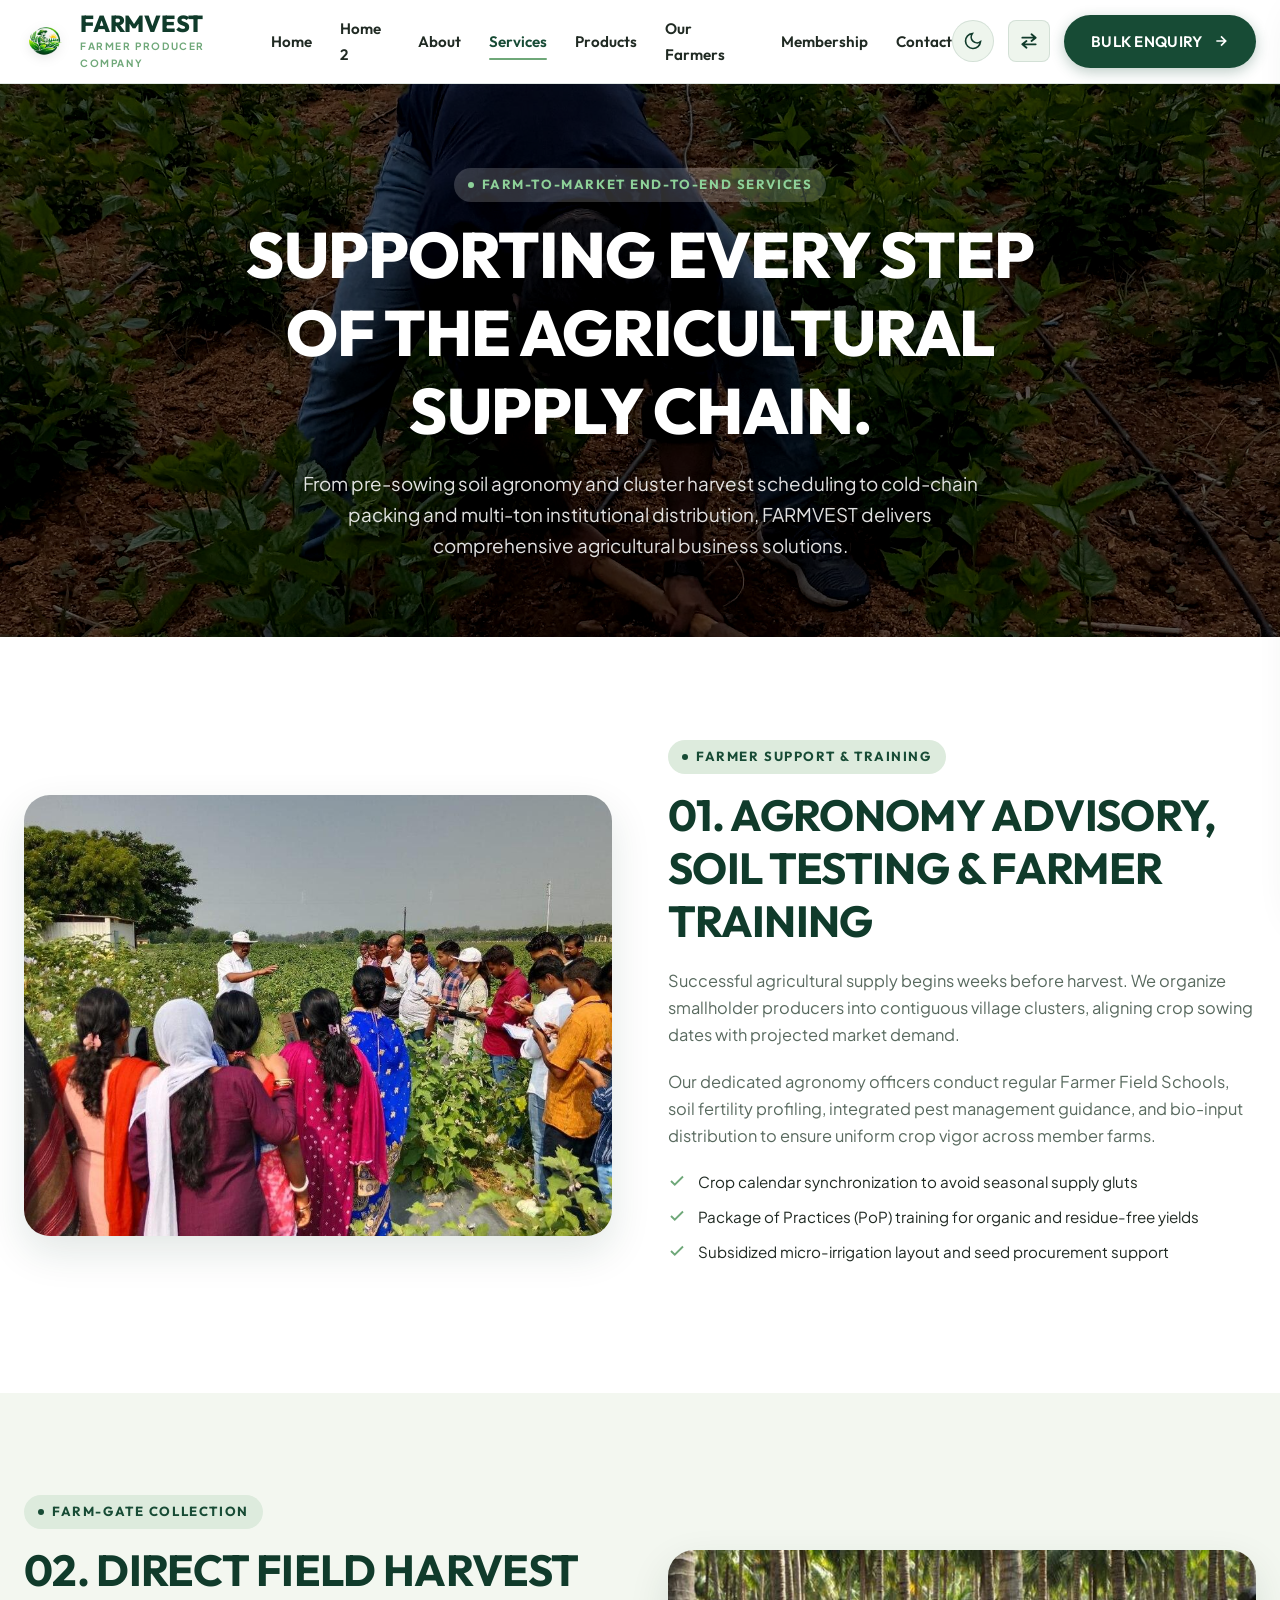
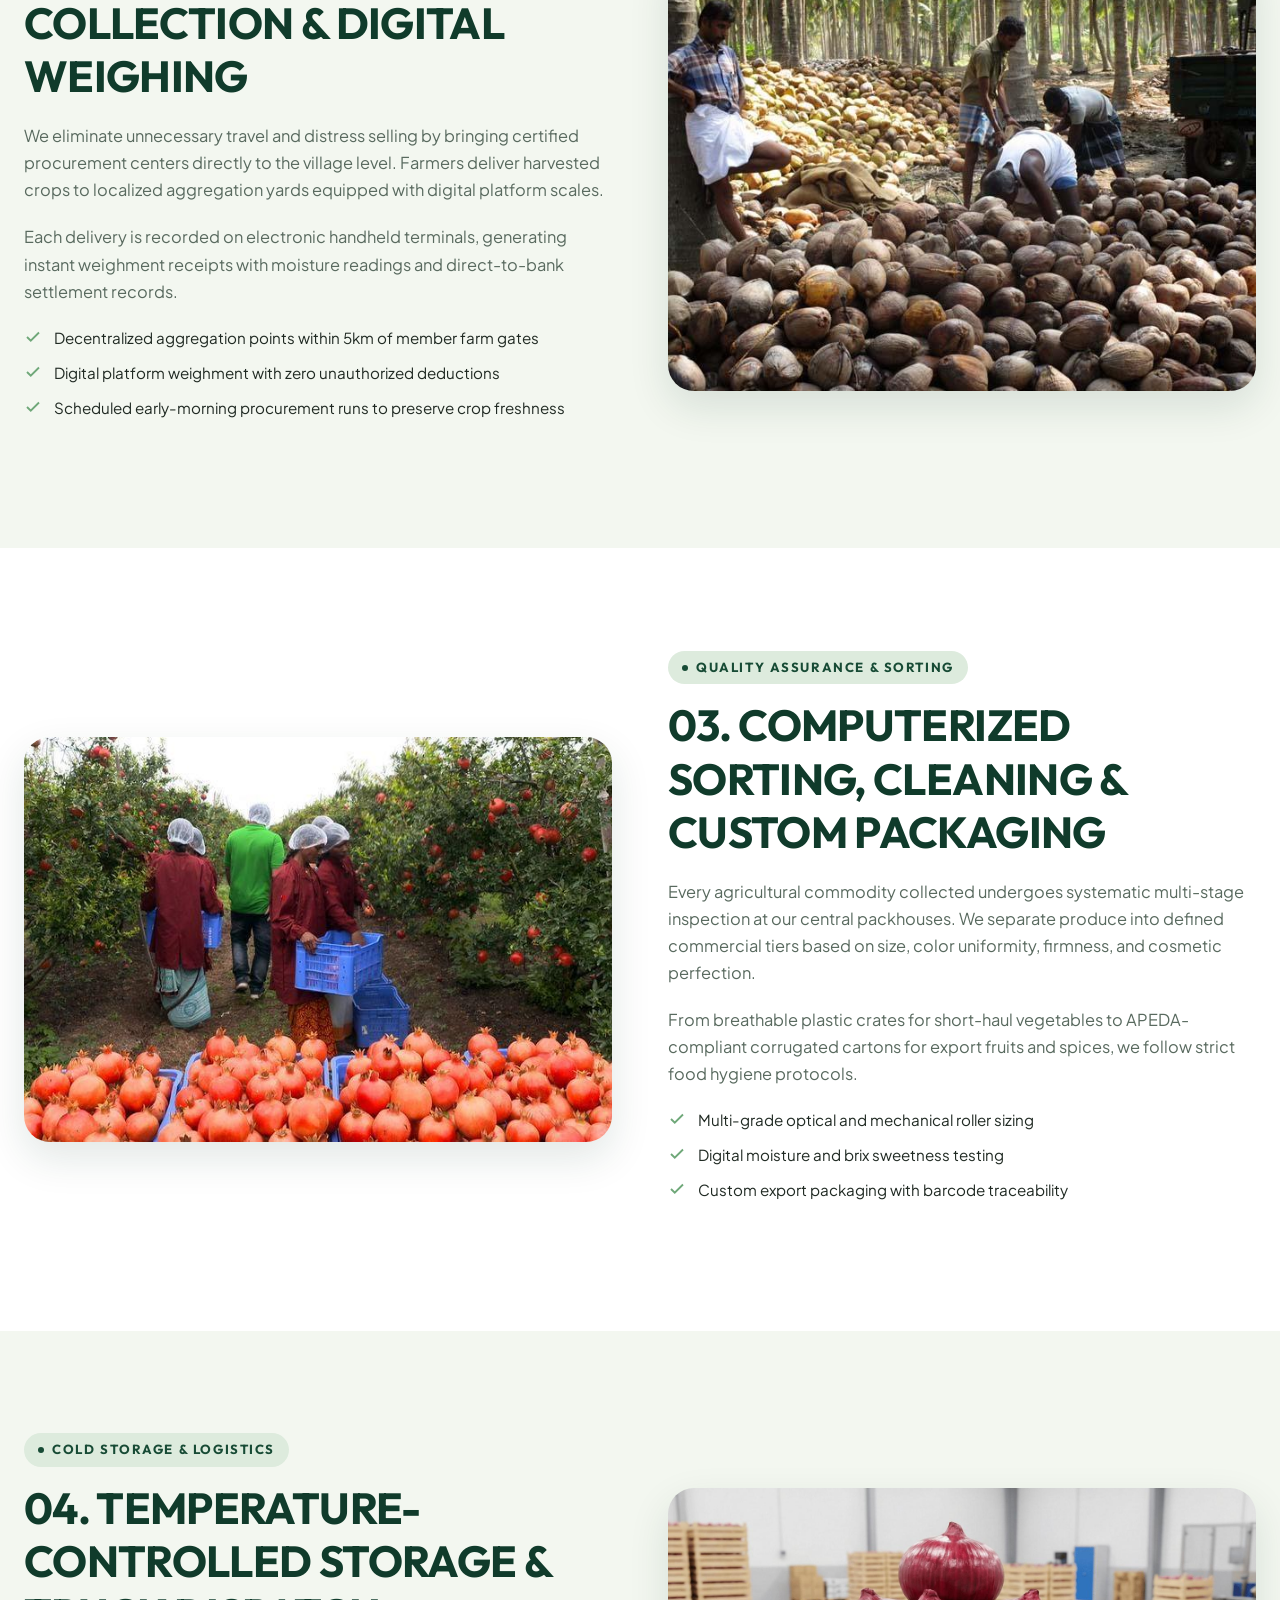
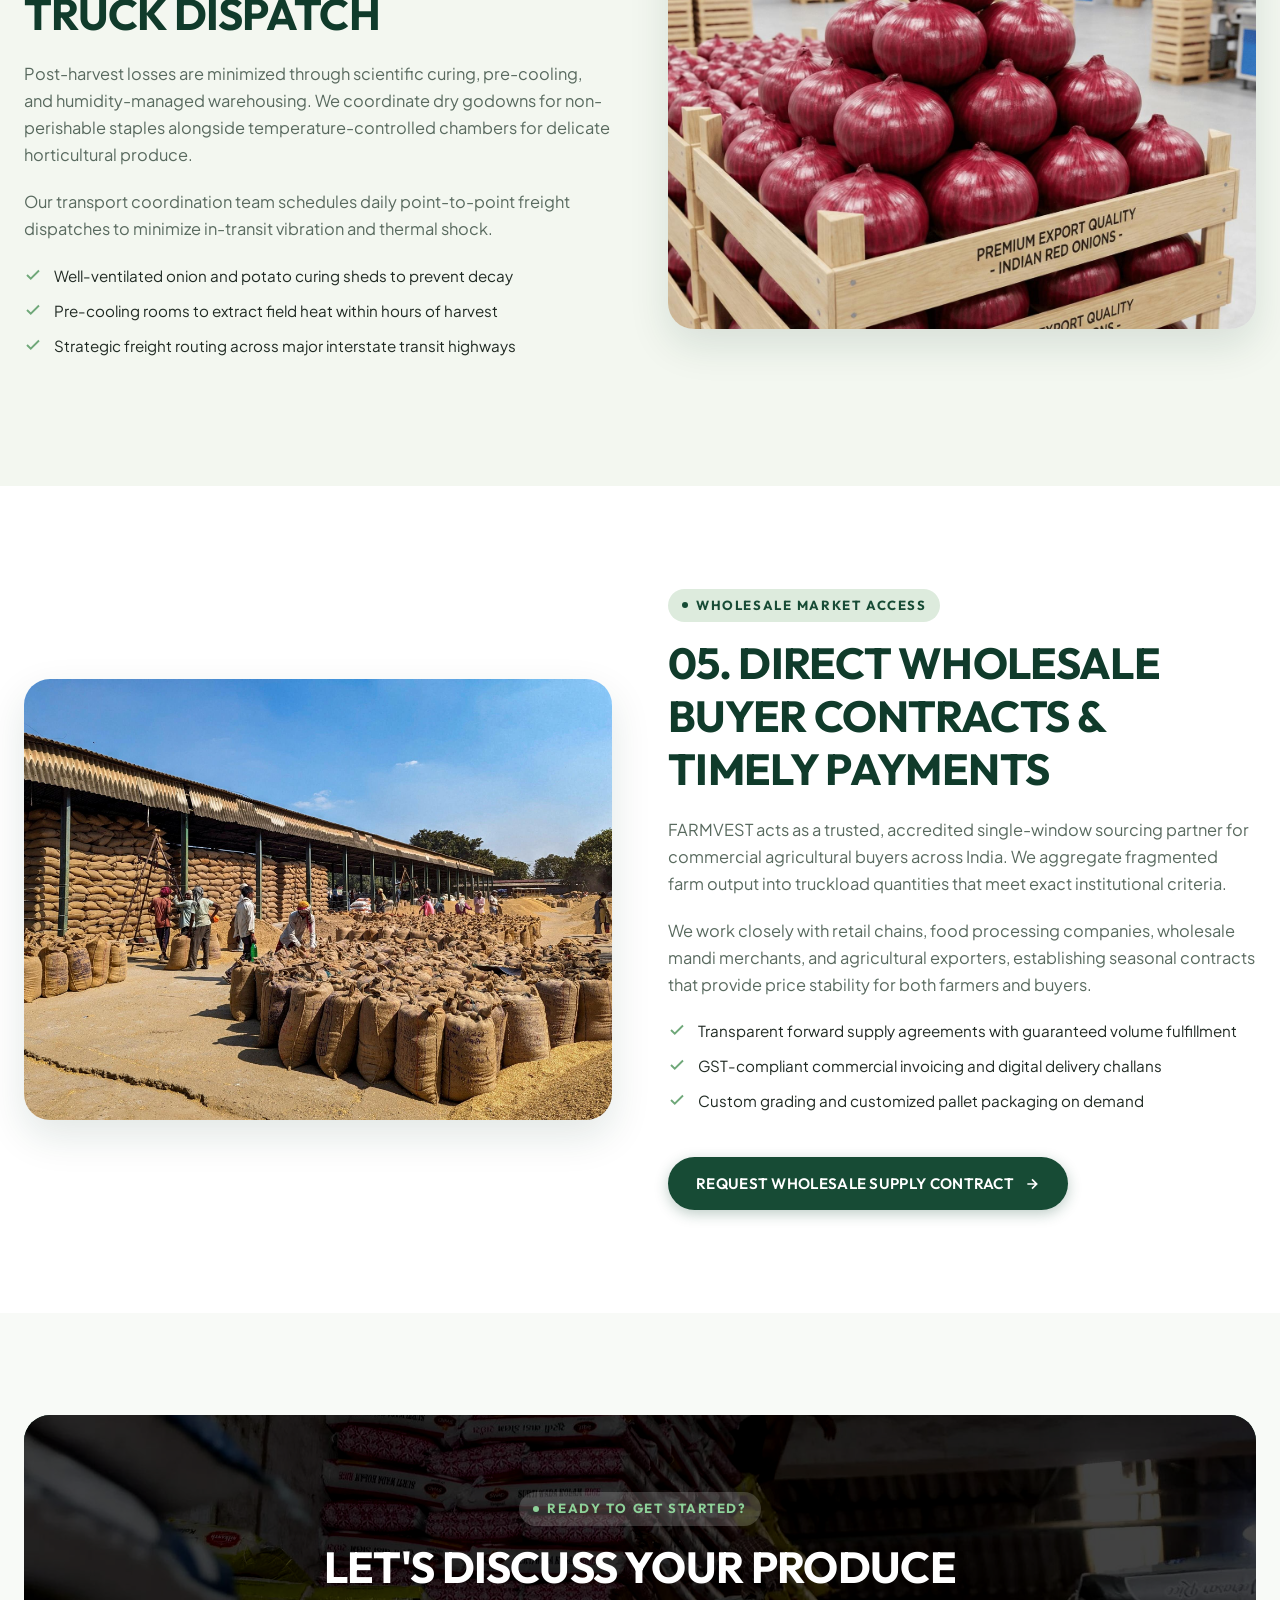
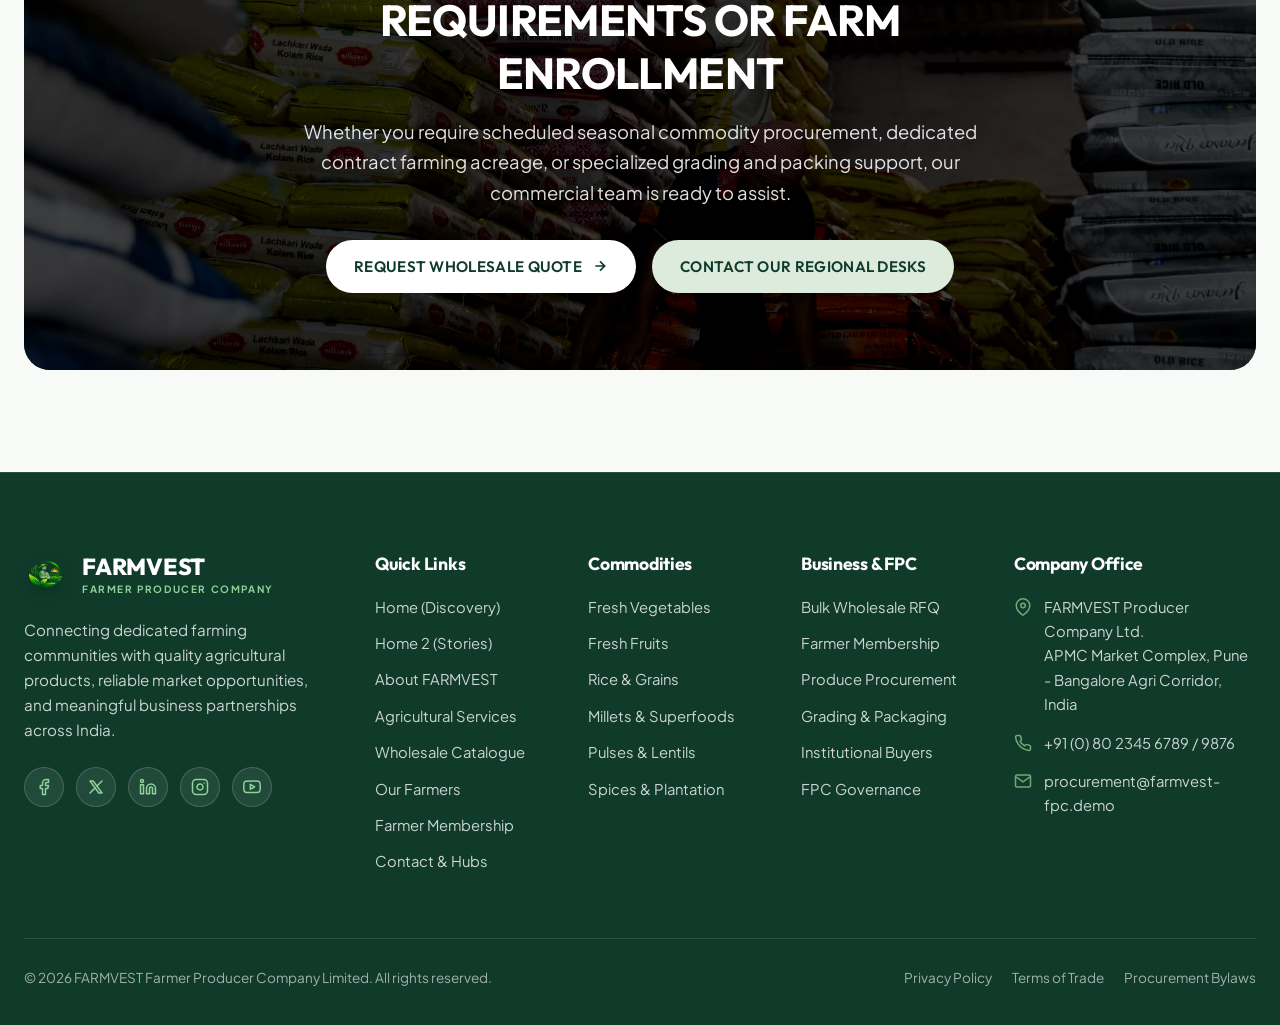
<file: services.html>
<!DOCTYPE html>
<html lang="en" data-theme="light">
<head>
  <meta charset="UTF-8">
  <meta name="viewport" content="width=device-width, initial-scale=1.0">
  <title>Agricultural Services — FARMVEST Farmer Producer Company | Value Chain & Sourcing</title>
  <meta name="description" content="Explore FARMVEST agricultural services: farmer cluster coordination, farm-gate procurement, scientific grading, warehousing, cold-chain logistics, and commercial market linkages.">
  <link rel="stylesheet" href="assets/css/style.css">
  <link rel="icon" type="image/png" href="assets/images/logo.png">
  <link rel="apple-touch-icon" href="assets/images/logo.png">
</head>
<body>

  <!-- Header -->
  <header class="header">
    <div class="container nav-container">
      <a href="index.html" class="brand-logo" aria-label="FARMVEST Home">
        <img src="assets/images/logo.png" alt="FARMVEST Logo" class="brand-logo-img">
        <div class="brand-text-block">
          <span class="brand-title">FARMVEST</span>
          <span class="brand-subtitle">FARMER PRODUCER COMPANY</span>
        </div>
      </a>

      <nav class="nav-menu" aria-label="Main Navigation">
        <a href="index.html" class="nav-link">Home</a>
        <a href="home-2.html" class="nav-link">Home 2</a>
        <a href="about.html" class="nav-link">About</a>
        <a href="services.html" class="nav-link active">Services</a>
        <a href="products.html" class="nav-link">Products</a>
        <a href="farmers.html" class="nav-link">Our Farmers</a>
        <a href="membership.html" class="nav-link">Membership</a>
        <a href="contact.html" class="nav-link">Contact</a>
      </nav>

      <div class="nav-actions">
        <button class="theme-toggle js-theme-toggle" aria-label="Toggle Bright/Dark Mode">
          <svg class="theme-icon-light" viewBox="0 0 24 24" fill="none" stroke="currentColor" stroke-width="2"><circle cx="12" cy="12" r="5"/><line x1="12" y1="1" x2="12" y2="3"/><line x1="12" y1="21" x2="12" y2="23"/><line x1="4.22" y1="4.22" x2="5.64" y2="5.64"/><line x1="18.36" y1="18.36" x2="19.78" y2="19.78"/><line x1="1" y1="12" x2="3" y2="12"/><line x1="21" y1="12" x2="23" y2="12"/><line x1="4.22" y1="19.78" x2="5.64" y2="18.36"/><line x1="18.36" y1="5.64" x2="19.78" y2="4.22"/></svg>
          <svg class="theme-icon-dark" viewBox="0 0 24 24" fill="none" stroke="currentColor" stroke-width="2"><path d="M21 12.79A9 9 0 1 1 11.21 3 7 7 0 0 0 21 12.79z"/></svg>
        </button>

        <!-- RTL / LTR Direction Toggle Button -->
        <button class="rtl-toggle js-rtl-toggle" aria-label="Toggle Text Direction (RTL/LTR)" title="Toggle Text Direction">
          <svg class="rtl-icon" viewBox="0 0 24 24" fill="none" stroke="currentColor" stroke-width="2.2" stroke-linecap="round" stroke-linejoin="round">
            <path d="M4 8h16M15 4l5 4-5 4"/>
            <path d="M20 16H4M9 12l-5 4 5 4"/>
          </svg>
        </button>
        <button class="btn btn-primary" data-open-modal="bulkEnquiryModal">
          <span>BULK ENQUIRY</span>
          <svg width="16" height="16" viewBox="0 0 24 24" fill="none" stroke="currentColor" stroke-width="2.5"><path d="M5 12h14M12 5l7 7-7 7"/></svg>
        </button>
        <button class="hamburger-btn js-hamburger-btn" aria-label="Open Navigation Menu">
          <span class="hamburger-line"></span>
          <span class="hamburger-line"></span>
          <span class="hamburger-line"></span>
        </button>
      </div>
    </div>
  </header>

  <!-- Mobile Drawer -->
  <div class="mobile-drawer-overlay"></div>
  <aside class="mobile-drawer" aria-label="Mobile Navigation">
    <div class="mobile-drawer-header">
      <a href="index.html" class="brand-logo" aria-label="FARMVEST Home">
        <img src="assets/images/logo.png" alt="FARMVEST Logo" class="brand-logo-img">
        <div class="brand-text-block">
          <span class="brand-title">FARMVEST</span>
          <span class="brand-subtitle">FARMER PRODUCER COMPANY</span>
        </div>
      </a>
      <button class="drawer-close-btn js-drawer-close" aria-label="Close Navigation Menu">
        <svg width="20" height="20" viewBox="0 0 24 24" fill="none" stroke="currentColor" stroke-width="2"><line x1="18" y1="6" x2="6" y2="18"/><line x1="6" y1="6" x2="18" y2="18"/></svg>
      </button>
    </div>

    <!-- 1. All Navlinks Text in Center Alignment -->
    <div class="mobile-nav-links">
      <a href="index.html" class="mobile-nav-link">Home</a>
      <a href="home-2.html" class="mobile-nav-link">Home 2</a>
      <a href="about.html" class="mobile-nav-link">About</a>
      <a href="services.html" class="mobile-nav-link active">Services</a>
      <a href="products.html" class="mobile-nav-link">Products</a>
      <a href="farmers.html" class="mobile-nav-link">Our Farmers</a>
      <a href="membership.html" class="mobile-nav-link">Membership</a>
      <a href="contact.html" class="mobile-nav-link">Contact</a>
    </div>

    <!-- 2. Theme and RTL Icons in Center Alignment -->
    <div class="mobile-drawer-tools">
      <!-- Bright / Dark Mode Switcher Icon -->
      <button class="theme-toggle js-theme-toggle" aria-label="Toggle Bright/Dark Mode" title="Toggle Bright/Dark Mode">
        <svg class="theme-icon-light" viewBox="0 0 24 24" fill="none" stroke="currentColor" stroke-width="2" stroke-linecap="round" stroke-linejoin="round">
          <circle cx="12" cy="12" r="5"></circle>
          <line x1="12" y1="1" x2="12" y2="3"></line>
          <line x1="12" y1="21" x2="12" y2="23"></line>
          <line x1="4.22" y1="4.22" x2="5.64" y2="5.64"></line>
          <line x1="18.36" y1="18.36" x2="19.78" y2="19.78"></line>
          <line x1="1" y1="12" x2="3" y2="12"></line>
          <line x1="21" y1="12" x2="23" y2="12"></line>
          <line x1="4.22" y1="19.78" x2="5.64" y2="18.36"></line>
          <line x1="18.36" y1="5.64" x2="19.78" y2="4.22"></line>
        </svg>
        <svg class="theme-icon-dark" viewBox="0 0 24 24" fill="none" stroke="currentColor" stroke-width="2" stroke-linecap="round" stroke-linejoin="round">
          <path d="M21 12.79A9 9 0 1 1 11.21 3 7 7 0 0 0 21 12.79z"></path>
        </svg>
      </button>

      <!-- RTL / LTR Direction Toggle Icon -->
      <button class="rtl-toggle js-rtl-toggle" aria-label="Toggle Text Direction (RTL/LTR)" title="Toggle Text Direction">
        <svg class="rtl-icon" viewBox="0 0 24 24" fill="none" stroke="currentColor" stroke-width="2.2" stroke-linecap="round" stroke-linejoin="round">
          <path d="M4 8h16M15 4l5 4-5 4"/>
          <path d="M20 16H4M9 12l-5 4 5 4"/>
        </svg>
      </button>
    </div>

    <!-- 3. Last: CTA Button in Center Alignment Orderly -->
    <div class="mobile-drawer-cta">
      <button class="btn btn-primary" data-open-modal="bulkEnquiryModal">
        <span>BULK ENQUIRY</span>
        <svg width="16" height="16" viewBox="0 0 24 24" fill="none" stroke="currentColor" stroke-width="2.5"><path d="M5 12h14M12 5l7 7-7 7"/></svg>
      </button>
    </div>
  </aside>

  <main id="main-content">
    <!-- ======================================================================
         SECTION 01: SERVICES HERO
         Image: image-56.png (Young farmer trenching soil with drip lines)
         ====================================================================== -->
    <section class="page-hero">
      <div class="page-hero-bg">
        <img src="images/image-56.png" alt="Young farmer trenching planting pits along drip irrigation lines in field" loading="eager">
      </div>
      <div class="container page-hero-content">
        <div class="eyebrow" style="background: rgba(255,255,255,0.18); color: #8ED199;">
          FARM-TO-MARKET END-TO-END SERVICES
        </div>
        <h1>SUPPORTING EVERY STEP OF THE AGRICULTURAL SUPPLY CHAIN.</h1>
        <p>From pre-sowing soil agronomy and cluster harvest scheduling to cold-chain packing and multi-ton institutional distribution, FARMVEST delivers comprehensive agricultural business solutions.</p>
      </div>
    </section>

    <!-- ======================================================================
         SECTION 02: FARMER COORDINATION (Editorial Split)
         Image: image-66.png (Field expert demonstrating crop practices to farmer gathering)
         ====================================================================== -->
    <section class="section bg-white">
      <div class="container">
        <div class="editorial-split">
          <div class="split-image-container reveal-item">
            <img src="images/image-66.png" alt="Field agronomist conducting technical demonstration for gathering of rural farmers in brinjal crop" loading="lazy">
          </div>
          <div class="split-content reveal-item">
            <div class="eyebrow">FARMER SUPPORT & TRAINING</div>
            <h2>01. AGRONOMY ADVISORY, SOIL TESTING & FARMER TRAINING</h2>
            <p>Successful agricultural supply begins weeks before harvest. We organize smallholder producers into contiguous village clusters, aligning crop sowing dates with projected market demand.</p>
            <p>Our dedicated agronomy officers conduct regular Farmer Field Schools, soil fertility profiling, integrated pest management guidance, and bio-input distribution to ensure uniform crop vigor across member farms.</p>
            <div class="service-features-list">
              <div class="service-feature-item">
                <svg width="18" height="18" viewBox="0 0 24 24" fill="none" stroke="currentColor" stroke-width="2.5"><polyline points="20 6 9 17 4 12"/></svg>
                Crop calendar synchronization to avoid seasonal supply gluts
              </div>
              <div class="service-feature-item">
                <svg width="18" height="18" viewBox="0 0 24 24" fill="none" stroke="currentColor" stroke-width="2.5"><polyline points="20 6 9 17 4 12"/></svg>
                Package of Practices (PoP) training for organic and residue-free yields
              </div>
              <div class="service-feature-item">
                <svg width="18" height="18" viewBox="0 0 24 24" fill="none" stroke="currentColor" stroke-width="2.5"><polyline points="20 6 9 17 4 12"/></svg>
                Subsidized micro-irrigation layout and seed procurement support
              </div>
            </div>
          </div>
        </div>
      </div>
    </section>

    <!-- ======================================================================
         SECTION 03: PRODUCE COLLECTION AND PROCUREMENT (Editorial Split)
         Image: image-43.png (Coconut plantation harvest, de-husking & tractor trailer)
         ====================================================================== -->
    <section class="section bg-light">
      <div class="container">
        <div class="editorial-split reversed">
          <div class="split-image-container reveal-item">
            <img src="images/image-43.png" alt="Farmers de-husking and stacking mounds of coconuts with tractor trailer in grove" loading="lazy">
          </div>
          <div class="split-content reveal-item">
            <div class="eyebrow">FARM-GATE COLLECTION</div>
            <h2>02. DIRECT FIELD HARVEST COLLECTION & DIGITAL WEIGHING</h2>
            <p>We eliminate unnecessary travel and distress selling by bringing certified procurement centers directly to the village level. Farmers deliver harvested crops to localized aggregation yards equipped with digital platform scales.</p>
            <p>Each delivery is recorded on electronic handheld terminals, generating instant weighment receipts with moisture readings and direct-to-bank settlement records.</p>
            <div class="service-features-list">
              <div class="service-feature-item">
                <svg width="18" height="18" viewBox="0 0 24 24" fill="none" stroke="currentColor" stroke-width="2.5"><polyline points="20 6 9 17 4 12"/></svg>
                Decentralized aggregation points within 5km of member farm gates
              </div>
              <div class="service-feature-item">
                <svg width="18" height="18" viewBox="0 0 24 24" fill="none" stroke="currentColor" stroke-width="2.5"><polyline points="20 6 9 17 4 12"/></svg>
                Digital platform weighment with zero unauthorized deductions
              </div>
              <div class="service-feature-item">
                <svg width="18" height="18" viewBox="0 0 24 24" fill="none" stroke="currentColor" stroke-width="2.5"><polyline points="20 6 9 17 4 12"/></svg>
                Scheduled early-morning procurement runs to preserve crop freshness
              </div>
            </div>
          </div>
        </div>
      </div>
    </section>

    <!-- ======================================================================
         SECTION 04: SORTING, GRADING AND QUALITY HANDLING
         Images: 44 (Pomegranate sorting into blue crates) & 62 (APEDA chilli packaging & weighing)
         ====================================================================== -->
    <section class="section bg-white">
      <div class="container">
        <div class="editorial-split">
          <div class="split-image-container reveal-item" style="aspect-ratio: 16/11;">
            <img src="images/image-44.png" alt="Workers in sanitary caps sorting freshly picked pomegranates into blue crates" loading="lazy">
          </div>
          <div class="split-content reveal-item">
            <div class="eyebrow">QUALITY ASSURANCE & SORTING</div>
            <h2>03. COMPUTERIZED SORTING, CLEANING & CUSTOM PACKAGING</h2>
            <p>Every agricultural commodity collected undergoes systematic multi-stage inspection at our central packhouses. We separate produce into defined commercial tiers based on size, color uniformity, firmness, and cosmetic perfection.</p>
            <p>From breathable plastic crates for short-haul vegetables to APEDA-compliant corrugated cartons for export fruits and spices, we follow strict food hygiene protocols.</p>
            <div class="service-features-list">
              <div class="service-feature-item">
                <svg width="18" height="18" viewBox="0 0 24 24" fill="none" stroke="currentColor" stroke-width="2.5"><polyline points="20 6 9 17 4 12"/></svg>
                Multi-grade optical and mechanical roller sizing
              </div>
              <div class="service-feature-item">
                <svg width="18" height="18" viewBox="0 0 24 24" fill="none" stroke="currentColor" stroke-width="2.5"><polyline points="20 6 9 17 4 12"/></svg>
                Digital moisture and brix sweetness testing
              </div>
              <div class="service-feature-item">
                <svg width="18" height="18" viewBox="0 0 24 24" fill="none" stroke="currentColor" stroke-width="2.5"><polyline points="20 6 9 17 4 12"/></svg>
                Custom export packaging with barcode traceability
              </div>
            </div>
          </div>
        </div>
      </div>
    </section>

    <!-- ======================================================================
         SECTION 05: STORAGE AND DISTRIBUTION COORDINATION (Editorial Split)
         Image: image-64.png (Export quality red onions stacked in crates in storage warehouse)
         ====================================================================== -->
    <section class="section bg-light">
      <div class="container">
        <div class="editorial-split reversed">
          <div class="split-image-container reveal-item">
            <img src="images/image-64.png" alt="Wooden crates filled with export quality Indian red onions in clean storage facility" loading="lazy">
          </div>
          <div class="split-content reveal-item">
            <div class="eyebrow">COLD STORAGE & LOGISTICS</div>
            <h2>04. TEMPERATURE-CONTROLLED STORAGE & TRUCK DISPATCH</h2>
            <p>Post-harvest losses are minimized through scientific curing, pre-cooling, and humidity-managed warehousing. We coordinate dry godowns for non-perishable staples alongside temperature-controlled chambers for delicate horticultural produce.</p>
            <p>Our transport coordination team schedules daily point-to-point freight dispatches to minimize in-transit vibration and thermal shock.</p>
            <div class="service-features-list">
              <div class="service-feature-item">
                <svg width="18" height="18" viewBox="0 0 24 24" fill="none" stroke="currentColor" stroke-width="2.5"><polyline points="20 6 9 17 4 12"/></svg>
                Well-ventilated onion and potato curing sheds to prevent decay
              </div>
              <div class="service-feature-item">
                <svg width="18" height="18" viewBox="0 0 24 24" fill="none" stroke="currentColor" stroke-width="2.5"><polyline points="20 6 9 17 4 12"/></svg>
                Pre-cooling rooms to extract field heat within hours of harvest
              </div>
              <div class="service-feature-item">
                <svg width="18" height="18" viewBox="0 0 24 24" fill="none" stroke="currentColor" stroke-width="2.5"><polyline points="20 6 9 17 4 12"/></svg>
                Strategic freight routing across major interstate transit highways
              </div>
            </div>
          </div>
        </div>
      </div>
    </section>

    <!-- ======================================================================
         SECTION 06: BUYER AND MARKET LINKAGE (Editorial Split)
         Image: image-75.png (Vast open-air APMC grain procurement yard with beam scales)
         ====================================================================== -->
    <section class="section bg-white">
      <div class="container">
        <div class="editorial-split">
          <div class="split-image-container reveal-item">
            <img src="images/image-75.png" alt="Expansive APMC grain procurement mandi yard with burlap sacks and weighing scales" loading="lazy">
          </div>
          <div class="split-content reveal-item">
            <div class="eyebrow">WHOLESALE MARKET ACCESS</div>
            <h2>05. DIRECT WHOLESALE BUYER CONTRACTS & TIMELY PAYMENTS</h2>
            <p>FARMVEST acts as a trusted, accredited single-window sourcing partner for commercial agricultural buyers across India. We aggregate fragmented farm output into truckload quantities that meet exact institutional criteria.</p>
            <p>We work closely with retail chains, food processing companies, wholesale mandi merchants, and agricultural exporters, establishing seasonal contracts that provide price stability for both farmers and buyers.</p>
            <div class="service-features-list">
              <div class="service-feature-item">
                <svg width="18" height="18" viewBox="0 0 24 24" fill="none" stroke="currentColor" stroke-width="2.5"><polyline points="20 6 9 17 4 12"/></svg>
                Transparent forward supply agreements with guaranteed volume fulfillment
              </div>
              <div class="service-feature-item">
                <svg width="18" height="18" viewBox="0 0 24 24" fill="none" stroke="currentColor" stroke-width="2.5"><polyline points="20 6 9 17 4 12"/></svg>
                GST-compliant commercial invoicing and digital delivery challans
              </div>
              <div class="service-feature-item">
                <svg width="18" height="18" viewBox="0 0 24 24" fill="none" stroke="currentColor" stroke-width="2.5"><polyline points="20 6 9 17 4 12"/></svg>
                Custom grading and customized pallet packaging on demand
              </div>
            </div>
            <div class="split-actions">
              <button class="btn btn-primary" data-open-modal="bulkEnquiryModal">
                <span>REQUEST WHOLESALE SUPPLY CONTRACT</span>
                <svg width="16" height="16" viewBox="0 0 24 24" fill="none" stroke="currentColor" stroke-width="2.5"><path d="M5 12h14M12 5l7 7-7 7"/></svg>
              </button>
            </div>
          </div>
        </div>
      </div>
    </section>

    <!-- ======================================================================
         SECTION 07: SERVICE ENQUIRY CTA
         Image: image-73.png (Stacked branded rice bags in large godown)
         ====================================================================== -->
    <section class="section">
      <div class="container">
        <div class="cta-banner reveal-item">
          <div class="cta-banner-bg">
            <img src="images/image-73.png" alt="Neat multi-tier vertical stacks of branded bagged rice in industrial warehouse" loading="lazy">
          </div>
          <div class="cta-banner-content">
            <div class="eyebrow" style="background: rgba(255,255,255,0.18); color: #8ED199;">
              READY TO GET STARTED?
            </div>
            <h2>LET'S DISCUSS YOUR PRODUCE REQUIREMENTS OR FARM ENROLLMENT</h2>
            <p>Whether you require scheduled seasonal commodity procurement, dedicated contract farming acreage, or specialized grading and packing support, our commercial team is ready to assist.</p>
            <div class="btn-group">
              <button class="btn btn-white" data-open-modal="bulkEnquiryModal">
                <span>REQUEST WHOLESALE QUOTE</span>
                <svg width="16" height="16" viewBox="0 0 24 24" fill="none" stroke="currentColor" stroke-width="2.5"><path d="M5 12h14M12 5l7 7-7 7"/></svg>
              </button>
              <a href="contact.html" class="btn btn-secondary">
                <span>CONTACT OUR REGIONAL DESKS</span>
              </a>
            </div>
          </div>
        </div>
      </div>
    </section>
  </main>

  <!-- Global Footer -->
  <footer class="footer">
    <div class="container">
      <div class="footer-grid">
        <div class="footer-brand">
          <div class="brand-logo" style="margin-bottom: 12px;">
            <img src="assets/images/logo.png" alt="FARMVEST Logo" class="brand-logo-img">
            <div class="brand-text-block">
              <span class="brand-title" style="color: #FFFFFF;">FARMVEST</span>
              <span class="brand-subtitle" style="color: #8ED199;">FARMER PRODUCER COMPANY</span>
            </div>
          </div>
          <p>Connecting dedicated farming communities with quality agricultural products, reliable market opportunities, and meaningful business partnerships across India.</p>
          <!-- Social Media Links -->
          <div class="footer-social-links" aria-label="Social Media Channels">
            <a href="https://facebook.com" class="footer-social-icon" aria-label="Facebook" target="_blank" rel="noopener noreferrer">
              <svg width="18" height="18" viewBox="0 0 24 24" fill="none" stroke="currentColor" stroke-width="2" stroke-linecap="round" stroke-linejoin="round">
                <path d="M18 2h-3a5 5 0 0 0-5 5v3H7v4h3v8h4v-8h3l1-4h-4V7a1 1 0 0 1 1-1h3z"></path>
              </svg>
            </a>
            <a href="https://x.com" class="footer-social-icon" aria-label="X (formerly Twitter)" target="_blank" rel="noopener noreferrer">
              <svg width="18" height="18" viewBox="0 0 24 24" fill="none" stroke="currentColor" stroke-width="2" stroke-linecap="round" stroke-linejoin="round">
                <path d="M4 4l11.733 16h4.267l-11.733 -16z"></path>
                <path d="M4 20l6.768 -6.768m2.46 -2.46l6.772 -6.772"></path>
              </svg>
            </a>
            <a href="https://linkedin.com" class="footer-social-icon" aria-label="LinkedIn" target="_blank" rel="noopener noreferrer">
              <svg width="18" height="18" viewBox="0 0 24 24" fill="none" stroke="currentColor" stroke-width="2" stroke-linecap="round" stroke-linejoin="round">
                <path d="M16 8a6 6 0 0 1 6 6v7h-4v-7a2 2 0 0 0-2-2 2 2 0 0 0-2 2v7h-4v-7a6 6 0 0 1 6-6z"></path>
                <rect x="2" y="9" width="4" height="12"></rect>
                <circle cx="4" cy="4" r="2"></circle>
              </svg>
            </a>
            <a href="https://instagram.com" class="footer-social-icon" aria-label="Instagram" target="_blank" rel="noopener noreferrer">
              <svg width="18" height="18" viewBox="0 0 24 24" fill="none" stroke="currentColor" stroke-width="2" stroke-linecap="round" stroke-linejoin="round">
                <rect x="2" y="2" width="20" height="20" rx="5" ry="5"></rect>
                <path d="M16 11.37A4 4 0 1 1 12.63 8 4 4 0 0 1 16 11.37z"></path>
                <line x1="17.5" y1="6.5" x2="17.51" y2="6.5"></line>
              </svg>
            </a>
            <a href="https://youtube.com" class="footer-social-icon" aria-label="YouTube" target="_blank" rel="noopener noreferrer">
              <svg width="18" height="18" viewBox="0 0 24 24" fill="none" stroke="currentColor" stroke-width="2" stroke-linecap="round" stroke-linejoin="round">
                <path d="M22.54 6.42a2.78 2.78 0 0 0-1.94-2C18.88 4 12 4 12 4s-6.88 0-8.6.46a2.78 2.78 0 0 0-1.94 2A29 29 0 0 0 1 11.75a29 29 0 0 0 .46 5.33A2.78 2.78 0 0 0 3.4 19c1.72.46 8.6.46 8.6.46s6.88 0 8.6-.46a2.78 2.78 0 0 0 1.94-2 29 29 0 0 0 .46-5.25 29 29 0 0 0-.46-5.33z"></path>
                <polygon points="9.75 15.02 15.5 11.75 9.75 8.48 9.75 15.02"></polygon>
              </svg>
            </a>
          </div>
        </div>

        <div>
          <h4 class="footer-title">Quick Links</h4>
          <div class="footer-links">
            <a href="index.html" class="footer-link">Home (Discovery)</a>
            <a href="home-2.html" class="footer-link">Home 2 (Stories)</a>
            <a href="about.html" class="footer-link">About FARMVEST</a>
            <a href="services.html" class="footer-link">Agricultural Services</a>
            <a href="products.html" class="footer-link">Wholesale Catalogue</a>
            <a href="farmers.html" class="footer-link">Our Farmers</a>
            <a href="membership.html" class="footer-link">Farmer Membership</a>
            <a href="contact.html" class="footer-link">Contact & Hubs</a>
          </div>
        </div>

        <div>
          <h4 class="footer-title">Commodities</h4>
          <div class="footer-links">
            <a href="products.html?category=vegetables" class="footer-link">Fresh Vegetables</a>
            <a href="products.html?category=fruits" class="footer-link">Fresh Fruits</a>
            <a href="products.html?category=rice" class="footer-link">Rice & Grains</a>
            <a href="products.html?category=millets" class="footer-link">Millets & Superfoods</a>
            <a href="products.html?category=pulses" class="footer-link">Pulses & Lentils</a>
            <a href="products.html?category=spices" class="footer-link">Spices & Plantation</a>
          </div>
        </div>

        <div>
          <h4 class="footer-title">Business & FPC</h4>
          <div class="footer-links">
            <a href="#" class="footer-link" data-open-modal="bulkEnquiryModal">Bulk Wholesale RFQ</a>
            <a href="#" class="footer-link" data-open-modal="membershipEnquiryModal">Farmer Membership</a>
            <a href="services.html" class="footer-link">Produce Procurement</a>
            <a href="services.html" class="footer-link">Grading & Packaging</a>
            <a href="contact.html" class="footer-link">Institutional Buyers</a>
            <a href="about.html" class="footer-link">FPC Governance</a>
          </div>
        </div>

        <div>
          <h4 class="footer-title">Company Office</h4>
          <div class="footer-contact-info">
            <div class="footer-contact-item">
              <svg width="18" height="18" viewBox="0 0 24 24" fill="none" stroke="currentColor" stroke-width="2"><path d="M21 10c0 7-9 13-9 13s-9-6-9-13a9 9 0 0 1 18 0z"/><circle cx="12" cy="10" r="3"/></svg>
              <span>FARMVEST Producer Company Ltd.<br>APMC Market Complex, Pune - Bangalore Agri Corridor, India</span>
            </div>
            <div class="footer-contact-item">
              <svg width="18" height="18" viewBox="0 0 24 24" fill="none" stroke="currentColor" stroke-width="2"><path d="M22 16.92v3a2 2 0 0 1-2.18 2 19.79 19.79 0 0 1-8.63-3.07 19.5 19.5 0 0 1-6-6 19.79 19.79 0 0 1-3.07-8.67A2 2 0 0 1 4.11 2h3a2 2 0 0 1 2 1.72 12.84 12.84 0 0 0 .7 2.81 2 2 0 0 1-.45 2.11L8.09 9.91a16 16 0 0 0 6 6l1.27-1.27a2 2 0 0 1 2.11-.45 12.84 12.84 0 0 0 2.81.7A2 2 0 0 1 22 16.92z"/></svg>
              <span>+91 (0) 80 2345 6789 / 9876</span>
            </div>
            <div class="footer-contact-item">
              <svg width="18" height="18" viewBox="0 0 24 24" fill="none" stroke="currentColor" stroke-width="2"><path d="M4 4h16c1.1 0 2 .9 2 2v12c0 1.1-.9 2-2 2H4c-1.1 0-2-.9-2-2V6c0-1.1.9-2 2-2z"/><polyline points="22,6 12,13 2,6"/></svg>
              <span>procurement@farmvest-fpc.demo</span>
            </div>
          </div>
        </div>
      </div>

      <div class="footer-bottom">
        <div>
          &copy; 2026 FARMVEST Farmer Producer Company Limited. All rights reserved.
        </div>
        <div style="display: flex; gap: 20px;">
          <a href="about.html" style="color: rgba(255,255,255,0.6);">Privacy Policy</a>
          <a href="about.html" style="color: rgba(255,255,255,0.6);">Terms of Trade</a>
          <a href="contact.html" style="color: rgba(255,255,255,0.6);">Procurement Bylaws</a>
        </div>
      </div>
    </div>
  </footer>

  <!-- Reusable Modals -->
  <div class="modal-overlay" id="bulkEnquiryModal" role="dialog" aria-modal="true">
    <div class="modal-dialog">
      <div class="modal-header">
        <div>
          <span class="eyebrow" style="font-size: 0.75rem; margin-bottom: 6px;">WHOLESALE PURCHASE RFQ</span>
          <h3>Submit Bulk Product Enquiry</h3>
        </div>
        <button class="modal-close-btn js-modal-close" aria-label="Close modal">
          <svg width="18" height="18" viewBox="0 0 24 24" fill="none" stroke="currentColor" stroke-width="2"><line x1="18" y1="6" x2="6" y2="18"/><line x1="6" y1="6" x2="18" y2="18"/></svg>
        </button>
      </div>

      <form class="js-validated-form" novalidate>
        <div class="form-row">
          <div class="form-group">
            <label class="form-label">Full Name <span class="required">*</span></label>
            <input type="text" name="name" class="form-input" placeholder="e.g. Rajesh Sharma" required>
          </div>
          <div class="form-group">
            <label class="form-label">Business / Company Name <span class="required">*</span></label>
            <input type="text" name="company" class="form-input" placeholder="e.g. Apex Food Processing Ltd." required>
          </div>
        </div>
        <div class="form-row">
          <div class="form-group">
            <label class="form-label">Phone Number <span class="required">*</span></label>
            <input type="tel" name="phone" class="form-input" placeholder="+91 98765 43210" required>
          </div>
          <div class="form-group">
            <label class="form-label">Email Address <span class="required">*</span></label>
            <input type="email" name="email" class="form-input" placeholder="procurement@company.com" required>
          </div>
        </div>
        <div class="form-row">
          <div class="form-group">
            <label class="form-label">Product / Service Interested In <span class="required">*</span></label>
            <input type="text" name="product" class="form-input" placeholder="e.g. Contract Procurement / Grading" required>
          </div>
          <div class="form-group">
            <label class="form-label">Required Quantity / Scope <span class="required">*</span></label>
            <input type="text" name="quantity" class="form-input" placeholder="e.g. 10 Metric Tons Weekly" required>
          </div>
        </div>
        <div class="form-group">
          <label class="form-label">Delivery Location / Mandi Destination <span class="required">*</span></label>
          <input type="text" name="location" class="form-input" placeholder="City, State, Warehouse PIN code" required>
        </div>
        <div class="form-group">
          <label class="form-label">Additional Message / Quality Specifications</label>
          <textarea name="message" class="form-textarea" rows="3" placeholder="Specify grading size, packaging preferences (crates/bags), delivery schedule, or recurring purchase needs..."></textarea>
        </div>
        <div style="display: flex; justify-content: center; margin-top: 24px;">
          <button type="submit" class="btn btn-primary" style="width: 100%; max-width: 340px; justify-content: center;">
            <span>SUBMIT SERVICE REQUEST</span>
            <svg width="16" height="16" viewBox="0 0 24 24" fill="none" stroke="currentColor" stroke-width="2.5"><path d="M5 12h14M12 5l7 7-7 7"/></svg>
          </button>
        </div>
      </form>

      <div class="modal-success-state">
        <div class="modal-success-icon">
          <svg width="32" height="32" viewBox="0 0 24 24" fill="none" stroke="currentColor" stroke-width="2.5"><polyline points="20 6 9 17 4 12"/></svg>
        </div>
        <h3>Request Submitted Successfully!</h3>
        <p style="margin: 12px 0 20px;">Thank you for your service enquiry. Our agricultural operations team will review your requirements and reach out within 24 business hours.</p>
        <button type="button" class="btn btn-primary js-modal-close">Done</button>
      </div>
    </div>
  </div>

  <div class="modal-overlay" id="membershipEnquiryModal" role="dialog" aria-modal="true">
    <div class="modal-dialog">
      <div class="modal-header">
        <div>
          <span class="eyebrow" style="font-size: 0.75rem; margin-bottom: 6px;">GROW WITH OUR COOPERATIVE</span>
          <h3>Farmer Membership Application</h3>
        </div>
        <button class="modal-close-btn js-modal-close" aria-label="Close modal">
          <svg width="18" height="18" viewBox="0 0 24 24" fill="none" stroke="currentColor" stroke-width="2"><line x1="18" y1="6" x2="6" y2="18"/><line x1="6" y1="6" x2="18" y2="18"/></svg>
        </button>
      </div>

      <form class="js-validated-form" novalidate>
        <div class="form-row">
          <div class="form-group">
            <label class="form-label">Farmer Full Name <span class="required">*</span></label>
            <input type="text" name="farmer_name" class="form-input" placeholder="e.g. Ramesh Patil" required>
          </div>
          <div class="form-group">
            <label class="form-label">Phone Number <span class="required">*</span></label>
            <input type="tel" name="phone" class="form-input" placeholder="+91 98765 00000" required>
          </div>
        </div>
        <div class="form-row">
          <div class="form-group">
            <label class="form-label">Village / Gram Panchayat <span class="required">*</span></label>
            <input type="text" name="village" class="form-input" placeholder="e.g. Shivajinagar" required>
          </div>
          <div class="form-group">
            <label class="form-label">District & State <span class="required">*</span></label>
            <input type="text" name="district" class="form-input" placeholder="e.g. Belagavi, Karnataka" required>
          </div>
        </div>
        <div class="form-row">
          <div class="form-group">
            <label class="form-label">Main Crops / Agricultural Produce <span class="required">*</span></label>
            <input type="text" name="crops" class="form-input" placeholder="e.g. Paddy, Tomatoes, Ragi" required>
          </div>
          <div class="form-group">
            <label class="form-label">Total Land Holding (Acres) <span class="required">*</span></label>
            <input type="text" name="land" class="form-input" placeholder="e.g. 3.5 Acres" required>
          </div>
        </div>
        <div class="form-group">
          <label class="form-label">Additional Message / Inquiries</label>
          <textarea name="message" class="form-textarea" rows="3" placeholder="Tell us about your current farming practices, irrigation sources, or specific support you need..."></textarea>
        </div>
        <div style="display: flex; justify-content: center; margin-top: 24px;">
          <button type="submit" class="btn btn-primary" style="width: 100%; max-width: 340px; justify-content: center;">
            <span>APPLY FOR MEMBERSHIP</span>
            <svg width="16" height="16" viewBox="0 0 24 24" fill="none" stroke="currentColor" stroke-width="2.5"><path d="M5 12h14M12 5l7 7-7 7"/></svg>
          </button>
        </div>
      </form>

      <div class="modal-success-state">
        <div class="modal-success-icon">
          <svg width="32" height="32" viewBox="0 0 24 24" fill="none" stroke="currentColor" stroke-width="2.5"><polyline points="20 6 9 17 4 12"/></svg>
        </div>
        <h3>Application Received!</h3>
        <p style="margin: 12px 0 20px;">Welcome! Our village cluster coordinator will reach out to schedule an in-person field visit and discuss your membership share allocation.</p>
        <button type="button" class="btn btn-primary js-modal-close">Done</button>
      </div>
    </div>
  </div>

  <button class="back-to-top" aria-label="Back to top of page">
    <svg width="20" height="20" viewBox="0 0 24 24" fill="none" stroke="currentColor" stroke-width="2.5"><line x1="12" y1="19" x2="12" y2="5"/><polyline points="5 12 12 5 19 12"/></svg>
  </button>

  <script src="assets/js/main.js"></script>
</body>
</html>
</file>
<file: assets/css/style.css>
/* ==========================================================================
   FARMVEST — FARMER PRODUCER COMPANY
   Premium Modern Agricultural Platform Stylesheet
   ========================================================================== */

@import url('https://fonts.googleapis.com/css2?family=Outfit:wght@400;500;600;700;800&family=Plus+Jakarta+Sans:ital,wght@0,300;0,400;0,500;0,600;0,700;0,800;1,400;1,600&family=Playfair+Display:ital,wght@0,600;0,700;1,600&display=swap');

/* --------------------------------------------------------------------------
   01. DESIGN TOKENS & CSS VARIABLES
   -------------------------------------------------------------------------- */
:root {
  /* Brand Colors */
  --primary-forest: #174B35;
  --primary-forest-hover: #123d2b;
  --deep-agri: #103B2B;
  --fresh-white: #FFFFFF;
  --leaf-green: #6FA879;
  --leaf-green-light: #8ec397;
  --soft-sage: #DDEBDD;
  --soft-sage-subtle: #EEF5ED;
  --light-bg: #F3F7F0;
  --neutral-bg: #F8FAF7;
  --surface-white: #FFFFFF;
  --dark-text: #202A23;
  --heading-color: #103B2B;
  --muted-text: #596A5F;
  --border-light: rgba(23, 75, 53, 0.12);
  --border-focus: #174B35;
  --accent-gold: #C28D42;
  --accent-gold-soft: #F9F3EA;
  --tag-bg: #E6EFE6;
  --primary-dark: #174B35;
  --primary-color: #174B35;
  --primary-accent: #2E7D32;
  --text-dark: #103B2B;
  --text-muted: #3D5245;

  /* Elevation & Shadows */
  --shadow-xs: 0 1px 3px rgba(16, 59, 43, 0.05);
  --shadow-sm: 0 4px 12px rgba(16, 59, 43, 0.06);
  --shadow-md: 0 8px 24px rgba(16, 59, 43, 0.09);
  --shadow-lg: 0 16px 40px rgba(16, 59, 43, 0.12);
  --shadow-hover: 0 20px 48px rgba(23, 75, 53, 0.16);

  /* Typography */
  --font-sans: 'Plus Jakarta Sans', -apple-system, BlinkMacSystemFont, 'Segoe UI', Roboto, sans-serif;
  --font-heading: 'Outfit', 'Plus Jakarta Sans', sans-serif;
  --font-editorial: 'Playfair Display', Georgia, serif;

  /* Transitions */
  --transition-fast: 0.18s cubic-bezier(0.25, 0.8, 0.25, 1);
  --transition-normal: 0.3s cubic-bezier(0.25, 0.8, 0.25, 1);
  --transition-slow: 0.5s cubic-bezier(0.16, 1, 0.3, 1);

  /* Layout & Spacing */
  --max-width: 1320px;
  --container-pad: 24px;
  --radius-xs: 4px;
  --radius-sm: 8px;
  --radius-md: 12px;
  --radius-lg: 18px;
  --radius-xl: 26px;
  --radius-full: 9999px;

  /* Nav & Layout */
  --nav-height: 84px;
}

/* --------------------------------------------------------------------------
   DARK THEME VARIABLES
   -------------------------------------------------------------------------- */
[data-theme="dark"] {
  --primary-forest: #1F5D43;
  --primary-forest-hover: #267152;
  --deep-agri: #0A1912;
  --fresh-white: #0E2218;
  --leaf-green: #7BB885;
  --leaf-green-light: #A8E6CF;
  --soft-sage: #1A382A;
  --soft-sage-subtle: #142B20;
  --light-bg: #091710;
  --neutral-bg: #0C1E15;
  --surface-white: #132D20;
  --dark-text: #EDF5F0;
  --heading-color: #F4FAF6;
  --muted-text: #C5DBCD;
  --border-light: rgba(221, 235, 221, 0.14);
  --border-focus: #7BB885;
  --accent-gold: #E5B26E;
  --accent-gold-soft: #242217;
  --tag-bg: #1A3A2B;
  --primary-dark: #A8E6CF;
  --primary-color: #A8E6CF;
  --primary-accent: #7BB885;
  --text-dark: #F4FAF6;
  --text-muted: #C5DBCD;

  --shadow-xs: 0 1px 3px rgba(0, 0, 0, 0.3);
  --shadow-sm: 0 4px 12px rgba(0, 0, 0, 0.35);
  --shadow-md: 0 8px 24px rgba(0, 0, 0, 0.45);
  --shadow-lg: 0 16px 40px rgba(0, 0, 0, 0.55);
  --shadow-hover: 0 20px 48px rgba(0, 0, 0, 0.65);
}

/* --------------------------------------------------------------------------
   02. RESET & BASE STYLES
   -------------------------------------------------------------------------- */
*, *::before, *::after {
  box-sizing: border-box;
  margin: 0;
  padding: 0;
}

html {
  font-size: 16px;
  scroll-behavior: smooth;
  -webkit-font-smoothing: antialiased;
  -moz-osx-font-smoothing: grayscale;
  overflow-x: clip;
}

body {
  font-family: var(--font-sans);
  color: var(--dark-text);
  background-color: var(--neutral-bg);
  line-height: 1.65;
  overflow-x: clip;
  width: 100%;
  max-width: 100%;
  transition: background-color var(--transition-normal), color var(--transition-normal);
}

#main-content {
  overflow-x: clip;
  width: 100%;
  max-width: 100%;
}

img, picture, svg, video {
  display: block;
  max-width: 100%;
  height: auto;
}

a {
  color: inherit;
  text-decoration: none;
  transition: color var(--transition-fast);
}

ul, ol {
  list-style: none;
}

button, input, select, textarea {
  font: inherit;
  color: inherit;
  border: none;
  outline: none;
  background: none;
}

button {
  cursor: pointer;
}

/* --------------------------------------------------------------------------
   03. TYPOGRAPHY
   -------------------------------------------------------------------------- */
h1, h2, h3, h4, h5, h6 {
  font-family: var(--font-heading);
  color: var(--heading-color);
  font-weight: 700;
  line-height: 1.22;
  letter-spacing: -0.015em;
}

h1 {
  font-size: clamp(2.35rem, 5vw, 4rem);
  font-weight: 800;
}

h2 {
  font-size: clamp(1.85rem, 3.4vw, 2.75rem);
}

h3 {
  font-size: clamp(1.3rem, 2vw, 1.75rem);
}

h4 {
  font-size: 1.2rem;
}

p {
  color: var(--muted-text);
  font-size: 1.025rem;
}

.text-editorial {
  font-family: var(--font-editorial);
  font-style: italic;
}

.eyebrow {
  display: inline-flex;
  align-items: center;
  gap: 8px;
  font-family: var(--font-heading);
  font-size: 0.825rem;
  font-weight: 700;
  text-transform: uppercase;
  letter-spacing: 0.12em;
  color: var(--primary-forest);
  background-color: var(--soft-sage);
  padding: 6px 14px;
  border-radius: var(--radius-full);
  margin-bottom: 14px;
  width: fit-content;
}

[data-theme="dark"] .eyebrow {
  color: var(--leaf-green-light);
  background-color: var(--soft-sage);
}

.eyebrow::before {
  content: "";
  display: inline-block;
  width: 6px;
  height: 6px;
  border-radius: 50%;
  background-color: currentColor;
}

.section-header {
  text-align: center;
  max-width: 780px;
  margin: 0 auto 52px;
}

.section-header.text-left {
  text-align: left;
  margin-left: 0;
}

.section-header h2 {
  margin-bottom: 16px;
}

.section-header p {
  font-size: 1.1rem;
}

/* --------------------------------------------------------------------------
   04. CONTAINER & GRID SYSTEM
   -------------------------------------------------------------------------- */
.container {
  width: min(100% - 48px, var(--max-width));
  margin-inline: auto;
}

@media (max-width: 768px) {
  .container {
    width: calc(100% - 32px);
  }
}

.section {
  padding-block: clamp(64px, 8vw, 112px);
  position: relative;
  scroll-margin-top: calc(var(--nav-height) + 20px);
}

@media (max-width: 768px) {
  .section {
    padding-block: clamp(44px, 6vw, 64px);
  }
}

.section.bg-light {
  background-color: var(--light-bg);
}

.section.bg-white {
  background-color: var(--surface-white);
}

.section.bg-forest {
  background-color: var(--deep-agri);
  color: #FFFFFF;
}

.section.bg-forest h2,
.section.bg-forest h3,
.section.bg-forest p {
  color: #FFFFFF;
}

.section.bg-forest p {
  color: rgba(255, 255, 255, 0.85);
}

.section.bg-forest .eyebrow {
  background-color: rgba(255, 255, 255, 0.12);
  color: #A9DCB4;
}

/* STRICT EVEN-NUMBERED GRIDS ONLY */
.grid-2 {
  display: grid;
  grid-template-columns: repeat(2, 1fr);
  gap: 32px;
}

.grid-4 {
  display: grid;
  grid-template-columns: repeat(4, 1fr);
  gap: 28px;
}

.grid-6 {
  display: grid;
  grid-template-columns: repeat(3, 1fr);
  gap: 28px;
}

.grid-8 {
  display: grid;
  grid-template-columns: repeat(4, 1fr);
  gap: 26px;
}

.grid-12 {
  display: grid;
  grid-template-columns: repeat(4, 1fr);
  gap: 28px;
}

@media (max-width: 1100px) {
  .grid-4, .grid-8, .grid-12 {
    grid-template-columns: repeat(2, 1fr);
  }
  .grid-6 {
    grid-template-columns: repeat(2, 1fr);
  }
}

@media (max-width: 700px) {
  .grid-2, .grid-4, .grid-6, .grid-8, .grid-12 {
    grid-template-columns: 1fr;
    gap: 24px;
  }
}

/* --------------------------------------------------------------------------
   05. BUTTONS & INTERACTIVE CONTROLS
   -------------------------------------------------------------------------- */
.btn {
  display: inline-flex;
  align-items: center;
  justify-content: center;
  gap: 10px;
  padding: 14px 28px;
  font-family: var(--font-heading);
  font-weight: 600;
  font-size: 0.95rem;
  letter-spacing: 0.02em;
  border-radius: var(--radius-full);
  transition: all var(--transition-normal);
  white-space: nowrap;
}

.btn svg {
  flex-shrink: 0;
}

.btn-primary {
  background-color: var(--primary-forest);
  color: #FFFFFF !important;
  box-shadow: 0 4px 14px rgba(23, 75, 53, 0.28);
}

.btn-primary:hover {
  background-color: var(--primary-forest-hover);
  transform: translateY(-2px);
  box-shadow: 0 8px 24px rgba(23, 75, 53, 0.36);
}

.btn-secondary {
  background-color: var(--soft-sage);
  color: var(--deep-agri);
}

.btn-secondary:hover {
  background-color: #cfe2cf;
  transform: translateY(-2px);
}

[data-theme="dark"] .btn-secondary {
  background-color: var(--soft-sage);
  color: #EDF5F0;
}

.btn-outline {
  border: 1.5px solid var(--border-color, rgba(23, 75, 53, 0.25));
  color: var(--heading-color);
  background-color: transparent;
}

.btn-outline:hover {
  border-color: var(--primary-forest);
  background-color: var(--soft-sage);
  transform: translateY(-2px);
}

.btn-white {
  background-color: #FFFFFF;
  color: var(--deep-agri) !important;
  box-shadow: 0 4px 16px rgba(0, 0, 0, 0.12);
}

.btn-white:hover {
  background-color: #F8FAF7;
  transform: translateY(-2px);
  box-shadow: 0 8px 24px rgba(0, 0, 0, 0.18);
}

.btn-sm {
  padding: 9px 18px;
  font-size: 0.875rem;
}

.btn-icon {
  width: 44px;
  height: 44px;
  padding: 0;
  border-radius: 50%;
  display: inline-flex;
  align-items: center;
  justify-content: center;
}

/* --------------------------------------------------------------------------
   06. HEADER & STICKY NAVBAR
   -------------------------------------------------------------------------- */
.header {
  position: sticky;
  top: 0;
  left: 0;
  width: 100%;
  z-index: 1000;
  height: var(--nav-height);
  background-color: rgba(255, 255, 255, 0.94);
  backdrop-filter: blur(14px);
  -webkit-backdrop-filter: blur(14px);
  border-bottom: 1px solid var(--border-light);
  transition: all var(--transition-normal);
}

[data-theme="dark"] .header {
  background-color: rgba(10, 25, 18, 0.94);
}

.header.scrolled {
  box-shadow: var(--shadow-sm);
  height: 74px;
}

.nav-container {
  display: flex;
  align-items: center;
  justify-content: space-between;
  height: 100%;
}

.brand-logo {
  display: flex;
  align-items: center;
  gap: 12px;
}

.brand-logo-img {
  width: 44px;
  height: 44px;
  object-fit: contain;
  flex-shrink: 0;
  display: block;
  border-radius: 50%;
  filter: drop-shadow(0 2px 6px rgba(0, 0, 0, 0.12));
  transition: transform var(--transition-fast);
}

.brand-logo:hover .brand-logo-img {
  transform: scale(1.06);
}

.mobile-drawer-header .brand-logo-img {
  width: 38px;
  height: 38px;
}

.footer-brand .brand-logo-img {
  width: 46px;
  height: 46px;
  filter: drop-shadow(0 2px 8px rgba(0, 0, 0, 0.25));
}

.logo-icon-svg {
  width: 42px;
  height: 42px;
  flex-shrink: 0;
}

.brand-text-block {
  display: flex;
  flex-direction: column;
}

.brand-title {
  font-family: var(--font-heading);
  font-size: 1.45rem;
  font-weight: 800;
  letter-spacing: -0.01em;
  color: var(--heading-color);
  line-height: 1;
}

.brand-subtitle {
  font-size: 0.625rem;
  font-weight: 700;
  letter-spacing: 0.16em;
  text-transform: uppercase;
  color: var(--leaf-green);
  margin-top: 3px;
}

.nav-menu {
  display: flex;
  align-items: center;
  gap: 28px;
}

.nav-link {
  font-family: var(--font-heading);
  font-size: 0.95rem;
  font-weight: 600;
  color: var(--dark-text);
  position: relative;
  padding: 6px 0;
  transition: color var(--transition-fast);
}

.nav-link::after {
  content: "";
  position: absolute;
  bottom: 0;
  left: 0;
  width: 0;
  height: 2.5px;
  background-color: var(--leaf-green);
  border-radius: 2px;
  transition: width var(--transition-normal);
}

.nav-link:hover, .nav-link.active {
  color: var(--primary-forest);
}

[data-theme="dark"] .nav-link:hover, [data-theme="dark"] .nav-link.active {
  color: var(--leaf-green-light);
}

.nav-link:hover::after, .nav-link.active::after {
  width: 100%;
}

.nav-actions {
  display: flex;
  align-items: center;
  gap: 14px;
}

.theme-toggle {
  width: 42px;
  height: 42px;
  border-radius: 50%;
  display: flex;
  align-items: center;
  justify-content: center;
  background-color: var(--soft-sage-subtle);
  color: var(--heading-color);
  border: 1px solid var(--border-light);
  transition: all var(--transition-fast);
}

.theme-toggle:hover {
  background-color: var(--soft-sage);
  transform: rotate(15deg);
}

.rtl-toggle {
  width: 42px;
  height: 42px;
  padding: 0;
  border-radius: var(--radius-sm);
  display: flex;
  align-items: center;
  justify-content: center;
  background-color: var(--soft-sage-subtle);
  color: var(--heading-color);
  border: 1px solid var(--border-light);
  transition: all var(--transition-fast);
  cursor: pointer;
  flex-shrink: 0;
}

.rtl-toggle:hover {
  background-color: var(--soft-sage);
  border-color: var(--primary-forest);
  transform: translateY(-1px);
}

.rtl-toggle[aria-pressed="true"] {
  background-color: var(--soft-sage);
  border-color: var(--leaf-green);
  color: var(--primary-forest);
}

[data-theme="dark"] .rtl-toggle[aria-pressed="true"] {
  background-color: var(--soft-sage);
  color: #EDF5F0;
  border-color: var(--leaf-green);
}

.rtl-icon {
  width: 20px;
  height: 20px;
  display: block;
}

.theme-icon-dark, .theme-icon-light {
  width: 20px;
  height: 20px;
}

[data-theme="dark"] .theme-icon-light {
  display: block;
}
[data-theme="dark"] .theme-icon-dark {
  display: none;
}
:root:not([data-theme="dark"]) .theme-icon-light {
  display: none;
}
:root:not([data-theme="dark"]) .theme-icon-dark {
  display: block;
}

.hamburger-btn {
  display: none;
  flex-direction: column;
  justify-content: center;
  gap: 5px;
  width: 42px;
  height: 42px;
  border-radius: var(--radius-sm);
  background-color: var(--soft-sage-subtle);
  padding: 10px;
}

.hamburger-line {
  width: 100%;
  height: 2px;
  background-color: var(--heading-color);
  border-radius: 2px;
  transition: all var(--transition-normal);
}

@media (max-width: 1024px) {
  /* Hide desktop navigation menu in navbar */
  .nav-menu {
    display: none !important;
  }
  /* Remove theme, RTL, and CTA buttons from navbar in mobile & tablet (768px, 1024px) */
  .nav-actions .theme-toggle,
  .nav-actions .rtl-toggle,
  .nav-actions > .btn {
    display: none !important;
  }
  /* Keep only the hamburger button in navbar */
  .hamburger-btn {
    display: flex !important;
  }
}

/* --------------------------------------------------------------------------
   07. MOBILE DRAWER NAVIGATION
   -------------------------------------------------------------------------- */
.mobile-drawer-overlay {
  position: fixed;
  inset: 0;
  background-color: rgba(10, 25, 18, 0.6);
  backdrop-filter: blur(4px);
  z-index: 1999;
  opacity: 0;
  visibility: hidden;
  transition: all var(--transition-normal);
}

.mobile-drawer-overlay.active {
  opacity: 1;
  visibility: visible;
}

.mobile-drawer {
  position: fixed;
  top: 0;
  right: -340px;
  width: 320px;
  height: 100%;
  background-color: var(--surface-white);
  z-index: 2000;
  padding: 28px 24px;
  display: flex;
  flex-direction: column;
  box-shadow: var(--shadow-lg);
  transition: right var(--transition-normal);
  overflow-y: auto;
}

.mobile-drawer.active {
  right: 0;
}

.mobile-drawer-header {
  display: flex;
  align-items: center;
  justify-content: space-between;
  margin-bottom: 28px;
  padding-bottom: 18px;
  border-bottom: 1px solid var(--border-light);
}

.drawer-close-btn {
  width: 38px;
  height: 38px;
  border-radius: 50%;
  display: flex;
  align-items: center;
  justify-content: center;
  background-color: var(--soft-sage-subtle);
  color: var(--heading-color);
}

/* 1. All Navlinks Text in Center Alignment Orderly */
.mobile-nav-links {
  display: flex;
  flex-direction: column;
  align-items: center;
  justify-content: center;
  gap: 12px;
  margin-bottom: 20px;
  text-align: center;
  width: 100%;
}

.mobile-nav-link {
  font-family: var(--font-heading);
  font-size: 1.15rem;
  font-weight: 600;
  color: var(--dark-text);
  padding: 8px 18px;
  text-align: center;
  display: inline-block;
  border-radius: var(--radius-sm);
  transition: all var(--transition-fast);
  width: 100%;
  max-width: 260px;
}

.mobile-nav-link:hover,
.mobile-nav-link.active {
  color: var(--primary-forest);
  background-color: var(--soft-sage-subtle);
}

[data-theme="dark"] .mobile-nav-link:hover,
[data-theme="dark"] .mobile-nav-link.active {
  color: var(--leaf-green-light);
  background-color: rgba(142, 209, 153, 0.12);
}

/* 2. Theme and RTL Icons in Center Alignment Orderly */
.mobile-drawer-tools {
  display: flex;
  align-items: center;
  justify-content: center;
  gap: 16px;
  padding: 16px 0;
  margin: 6px 0 20px;
  border-top: 1px solid var(--border-light);
  border-bottom: 1px solid var(--border-light);
  width: 100%;
}

.mobile-drawer-tools .theme-toggle,
.mobile-drawer-tools .rtl-toggle {
  display: flex !important;
  width: 44px;
  height: 44px;
  align-items: center;
  justify-content: center;
  background-color: var(--soft-sage-subtle);
  color: var(--heading-color);
  border: 1px solid var(--border-light);
  border-radius: 50%;
  cursor: pointer;
  transition: all var(--transition-fast);
}

.mobile-drawer-tools .rtl-toggle {
  border-radius: var(--radius-sm);
}

.mobile-drawer-tools .theme-toggle:hover,
.mobile-drawer-tools .rtl-toggle:hover {
  background-color: var(--soft-sage);
  border-color: var(--leaf-green);
  transform: translateY(-2px);
}

/* 3. Last: CTA Button in Center Alignment Orderly */
.mobile-drawer-cta,
.mobile-drawer-actions {
  display: flex;
  flex-direction: column;
  align-items: center;
  justify-content: center;
  gap: 12px;
  width: 100%;
  margin-top: auto;
  padding-bottom: 8px;
}

.mobile-drawer-cta .btn,
.mobile-drawer-actions .btn {
  width: 100%;
  max-width: 260px;
  display: flex;
  align-items: center;
  justify-content: center;
  text-align: center;
  margin: 0 auto;
}

/* --------------------------------------------------------------------------
   08. HERO SECTIONS (HOME 1 vs HOME 2)
   -------------------------------------------------------------------------- */
/* HOME 1: Showcase Stack Hero matching reference layout */
.hero-cinema {
  position: relative;
  min-height: calc(100vh - var(--nav-height));
  display: flex;
  align-items: center;
  padding: 60px 0 70px;
  background-color: var(--deep-agri);
  color: #FFFFFF;
  overflow: hidden;
}

.hero-cinema-bg {
  position: absolute;
  inset: 0;
  z-index: 1;
}

.hero-cinema-bg img {
  width: 100%;
  height: 100%;
  object-fit: cover;
  filter: brightness(0.88) contrast(1.08) saturate(1.2);
  transform: scale(1.02);
  transition: transform 12s ease-out;
}

.hero-cinema:hover .hero-cinema-bg img {
  transform: scale(1.07);
}

.hero-cinema-overlay {
  position: absolute;
  inset: 0;
  z-index: 2;
  background: linear-gradient(
    95deg,
    rgba(10, 36, 25, 0.76) 0%,
    rgba(10, 36, 25, 0.50) 42%,
    rgba(10, 36, 25, 0.20) 75%,
    rgba(8, 28, 19, 0.32) 100%
  );
}

.hero-cinema-container {
  position: relative;
  z-index: 3;
  width: min(100% - 64px, 1260px);
  max-width: 1260px;
  margin-inline: auto;
  padding: 0 16px;
}

.hero-cinema-grid {
  display: grid;
  grid-template-columns: 1.1fr 0.9fr;
  gap: clamp(36px, 5vw, 60px);
  align-items: center;
  justify-content: center;
}

/* LEFT COLUMN: Editorial Typography & Dual Pill Buttons */
.hero-cinema-left {
  max-width: 620px;
  padding-left: clamp(28px, 4.5vw, 64px);
}

.hero-eyebrow-pill {
  display: inline-flex;
  align-items: center;
  gap: 8px;
  padding: 6px 16px;
  border-radius: var(--radius-full);
  background: rgba(255, 255, 255, 0.12);
  backdrop-filter: blur(10px);
  -webkit-backdrop-filter: blur(10px);
  border: 1px solid rgba(255, 255, 255, 0.22);
  font-size: 0.8rem;
  font-weight: 700;
  letter-spacing: 0.08em;
  color: #A8E6CF;
  margin-bottom: 22px;
}

.hero-eyebrow-dot {
  width: 7px;
  height: 7px;
  border-radius: 50%;
  background-color: #F59E0B;
  box-shadow: 0 0 8px #F59E0B;
}

.hero-showcase-title {
  font-family: var(--font-heading);
  font-size: clamp(2.4rem, 4.2vw, 3.8rem);
  font-weight: 800;
  line-height: 1.12;
  color: #FFFFFF;
  margin-bottom: 22px;
  letter-spacing: -0.02em;
  text-shadow: 0 4px 24px rgba(0, 0, 0, 0.7), 0 2px 6px rgba(0, 0, 0, 0.5);
}

.hero-highlight-word {
  color: #F59E0B;
  display: inline-block;
  text-shadow: 0 0 35px rgba(245, 158, 11, 0.6);
}

.hero-showcase-desc {
  font-size: 1.15rem;
  line-height: 1.7;
  color: rgba(255, 255, 255, 0.95);
  max-width: 580px;
  margin-bottom: 32px;
  text-shadow: 0 2px 10px rgba(0, 0, 0, 0.65);
}

/* Dual Pill Action Buttons */
.hero-showcase-actions {
  display: flex;
  flex-wrap: wrap;
  align-items: center;
  gap: 16px;
  margin-bottom: 36px;
}

.hero-pill-btn {
  display: inline-flex;
  align-items: center;
  justify-content: center;
  gap: 10px;
  padding: 14px 30px;
  border-radius: var(--radius-full);
  font-family: var(--font-heading);
  font-weight: 700;
  font-size: 0.95rem;
  letter-spacing: 0.02em;
  text-decoration: none;
  transition: all 0.3s cubic-bezier(0.2, 0.8, 0.2, 1);
  white-space: nowrap;
  cursor: pointer;
}

.hero-pill-btn-primary {
  background-color: #F59E0B;
  color: #103B2B !important;
  box-shadow: 0 8px 24px rgba(245, 158, 11, 0.35);
  border: 1.5px solid #F59E0B;
}

.hero-pill-btn-primary:hover {
  background-color: #FBBF24;
  border-color: #FBBF24;
  transform: translateY(-2px);
  box-shadow: 0 12px 28px rgba(245, 158, 11, 0.48);
}

.hero-pill-btn-primary .hero-btn-arrow {
  transition: transform 0.25s ease;
}

.hero-pill-btn-primary:hover .hero-btn-arrow {
  transform: translateX(4px);
}

.hero-pill-btn-secondary {
  background: rgba(255, 255, 255, 0.08);
  color: #FFFFFF !important;
  border: 1.5px solid rgba(255, 255, 255, 0.45);
  backdrop-filter: blur(8px);
  -webkit-backdrop-filter: blur(8px);
}

.hero-pill-btn-secondary:hover {
  background: rgba(255, 255, 255, 0.18);
  border-color: #FFFFFF;
  transform: translateY(-2px);
  box-shadow: 0 8px 20px rgba(0, 0, 0, 0.25);
}

.hero-play-circle {
  display: inline-flex;
  align-items: center;
  justify-content: center;
  width: 26px;
  height: 26px;
  border-radius: 50%;
  background: rgba(255, 255, 255, 0.22);
  border: 1.5px solid rgba(255, 255, 255, 0.7);
  color: #FFFFFF;
  margin-right: 2px;
  transition: transform 0.25s ease, background 0.25s ease;
}

.hero-pill-btn-secondary:hover .hero-play-circle {
  transform: scale(1.1);
  background: #FFFFFF;
  color: var(--primary-forest);
}

/* Quick Trust Stats Bar */
.hero-quick-stats {
  display: inline-flex;
  align-items: center;
  gap: 18px;
  padding: 10px 20px;
  background: rgba(255, 255, 255, 0.08);
  backdrop-filter: blur(10px);
  -webkit-backdrop-filter: blur(10px);
  border: 1px solid rgba(255, 255, 255, 0.18);
  border-radius: 14px;
}

.hero-stat-item {
  display: flex;
  flex-direction: column;
}

.hero-stat-val {
  font-family: var(--font-heading);
  font-size: 1.1rem;
  font-weight: 800;
  color: #8ED199;
  line-height: 1.1;
}

.hero-stat-lbl {
  font-size: 0.75rem;
  color: rgba(255, 255, 255, 0.85);
  line-height: 1.2;
}

.hero-stat-divider {
  width: 1px;
  height: 24px;
  background: rgba(255, 255, 255, 0.22);
}

/* RIGHT COLUMN: 3D Stacked Overlapping Cards (matches reference image) */
.hero-cinema-right {
  display: flex;
  justify-content: center;
  align-items: center;
  position: relative;
  width: 100%;
}

.hero-stack-viewport {
  position: relative;
  width: 100%;
  max-width: 530px;
  display: flex;
  flex-direction: column;
  align-items: center;
}

.hero-stack-wrapper {
  position: relative;
  width: 100%;
  height: 440px;
  perspective: 1200px;
  transform-style: preserve-3d;
}

.hero-stack-card {
  position: absolute;
  top: 15px;
  left: 10px;
  width: 300px;
  height: 390px;
  border-radius: 28px;
  overflow: hidden;
  border: 4px solid #FFFFFF;
  box-shadow: 0 25px 50px -10px rgba(0, 0, 0, 0.55), 0 10px 20px -5px rgba(0, 0, 0, 0.35);
  cursor: pointer;
  background-color: var(--deep-agri);
  transition: transform 0.65s cubic-bezier(0.25, 1, 0.5, 1),
              opacity 0.65s ease,
              filter 0.65s ease,
              box-shadow 0.4s ease;
  will-change: transform, opacity;
  user-select: none;
}

.hero-card-inner {
  width: 100%;
  height: 100%;
  position: relative;
  overflow: hidden;
}

.hero-card-inner img {
  width: 100%;
  height: 100%;
  object-fit: cover;
  display: block;
  transition: transform 0.7s cubic-bezier(0.2, 0.8, 0.2, 1);
}

.hero-stack-card:hover .hero-card-inner img {
  transform: scale(1.06);
}

.hero-card-gradient {
  position: absolute;
  inset: 0;
  background: linear-gradient(180deg, rgba(0, 0, 0, 0.05) 0%, rgba(10, 35, 25, 0.4) 55%, rgba(6, 20, 14, 0.9) 100%);
  pointer-events: none;
}

.hero-card-info {
  position: absolute;
  bottom: 0;
  left: 0;
  right: 0;
  padding: 22px;
  color: #FFFFFF;
  pointer-events: none;
  transform: translateY(0);
  transition: transform 0.35s ease;
}

.hero-card-badge {
  display: inline-block;
  padding: 4px 10px;
  border-radius: var(--radius-full);
  background: #F59E0B;
  color: #103B2B;
  font-size: 0.7rem;
  font-weight: 800;
  letter-spacing: 0.06em;
  text-transform: uppercase;
  margin-bottom: 6px;
}

.hero-card-title {
  font-family: var(--font-heading);
  font-size: 1.15rem;
  font-weight: 700;
  color: #FFFFFF;
  line-height: 1.25;
  margin-bottom: 4px;
  text-shadow: 0 2px 8px rgba(0, 0, 0, 0.5);
}

.hero-card-sub {
  font-size: 0.78rem;
  color: rgba(255, 255, 255, 0.88);
  line-height: 1.35;
  margin: 0;
  text-shadow: 0 1px 4px rgba(0, 0, 0, 0.4);
}

/* 3-CARD PERSPECTIVE SLOTS (LTR) */
.hero-stack-card.card-slot-1 {
  z-index: 3;
  transform: translate3d(0, 10px, 0) scale(1) rotate(-2deg);
  opacity: 1;
  filter: brightness(1);
}

.hero-stack-card.card-slot-2 {
  z-index: 2;
  transform: translate3d(115px, 0, -50px) scale(0.92) rotate(4deg);
  opacity: 0.95;
  filter: brightness(0.93);
}

.hero-stack-card.card-slot-3 {
  z-index: 1;
  transform: translate3d(225px, -10px, -100px) scale(0.85) rotate(9deg);
  opacity: 0.9;
  filter: brightness(0.86);
}

/* Hover peek states */
.hero-stack-wrapper:hover .hero-stack-card.card-slot-1:hover {
  transform: translate3d(0, 4px, 20px) scale(1.02) rotate(-1deg);
  box-shadow: 0 30px 60px -10px rgba(0, 0, 0, 0.65);
}

.hero-stack-wrapper:hover .hero-stack-card.card-slot-2:hover {
  transform: translate3d(115px, -5px, -20px) scale(0.95) rotate(3deg);
  filter: brightness(1);
  opacity: 1;
}

.hero-stack-wrapper:hover .hero-stack-card.card-slot-3:hover {
  transform: translate3d(225px, -15px, -60px) scale(0.89) rotate(7deg);
  filter: brightness(1);
  opacity: 1;
}

/* Stack Indicator Dots (● ○ ○ matching reference) */
.hero-stack-indicators {
  display: flex;
  align-items: center;
  justify-content: center;
  gap: 10px;
  margin-top: 18px;
  width: 100%;
}

.hero-indicator-dot {
  width: 10px;
  height: 10px;
  border-radius: 50%;
  background: rgba(255, 255, 255, 0.45);
  border: none;
  padding: 0;
  cursor: pointer;
  transition: all 0.35s cubic-bezier(0.2, 0.8, 0.2, 1);
}

.hero-indicator-dot:hover {
  background: rgba(255, 255, 255, 0.8);
  transform: scale(1.15);
}

.hero-indicator-dot.active {
  background: #F59E0B;
  width: 28px;
  border-radius: 10px;
  box-shadow: 0 0 14px rgba(245, 158, 11, 0.6);
}

/* RTL OVERRIDES FOR HERO SHOWCASE */
[dir="rtl"] .hero-cinema-overlay {
  background: linear-gradient(
    275deg,
    rgba(10, 36, 25, 0.76) 0%,
    rgba(10, 36, 25, 0.50) 42%,
    rgba(10, 36, 25, 0.20) 75%,
    rgba(8, 28, 19, 0.32) 100%
  );
}

[dir="rtl"] .hero-cinema-left {
  text-align: right;
  padding-left: 0;
  padding-right: clamp(28px, 4.5vw, 64px);
}

[dir="rtl"] .hero-quick-stats {
  margin-right: 0;
  margin-left: auto;
}

[dir="rtl"] .hero-showcase-actions {
  justify-content: flex-start;
}

[dir="rtl"] .hero-btn-arrow {
  transform: scaleX(-1);
}

[dir="rtl"] .hero-pill-btn-primary:hover .hero-btn-arrow {
  transform: scaleX(-1) translateX(4px);
}

[dir="rtl"] .hero-play-circle {
  margin-right: 0;
  margin-left: 2px;
}

[dir="rtl"] .hero-stack-card {
  left: auto;
  right: 10px;
}

[dir="rtl"] .hero-stack-card.card-slot-1 {
  transform: translate3d(0, 10px, 0) scale(1) rotate(2deg);
}

[dir="rtl"] .hero-stack-card.card-slot-2 {
  transform: translate3d(-115px, 0, -50px) scale(0.92) rotate(-4deg);
}

[dir="rtl"] .hero-stack-card.card-slot-3 {
  transform: translate3d(-225px, -10px, -100px) scale(0.85) rotate(-9deg);
}

[dir="rtl"] .hero-stack-wrapper:hover .hero-stack-card.card-slot-1:hover {
  transform: translate3d(0, 4px, 20px) scale(1.02) rotate(1deg);
}

[dir="rtl"] .hero-stack-wrapper:hover .hero-stack-card.card-slot-2:hover {
  transform: translate3d(-115px, -5px, -20px) scale(0.95) rotate(-3deg);
}

[dir="rtl"] .hero-stack-wrapper:hover .hero-stack-card.card-slot-3:hover {
  transform: translate3d(-225px, -15px, -60px) scale(0.89) rotate(-7deg);
}

/* RESPONSIVE BREAKPOINTS */
@media (max-width: 1080px) {
  .hero-cinema-grid {
    grid-template-columns: 1fr;
    gap: 40px;
  }
  
  .hero-cinema-left {
    max-width: 100%;
    text-align: center;
    padding-left: 0;
    padding-right: 0;
  }
  
  [dir="rtl"] .hero-cinema-left {
    text-align: center;
    padding-left: 0;
    padding-right: 0;
  }
  
  .hero-showcase-desc {
    margin-left: auto;
    margin-right: auto;
  }
  
  .hero-showcase-actions {
    justify-content: center;
  }
  
  .hero-quick-stats {
    margin: 0 auto;
  }
  
  [dir="rtl"] .hero-quick-stats {
    margin: 0 auto;
  }

  .hero-cinema-right {
    margin-top: 10px;
  }
}

@media (max-width: 600px) {
  .hero-cinema {
    padding: 40px 0 60px;
  }
  
  .hero-showcase-title {
    font-size: 2.2rem;
  }
  
  .hero-showcase-desc {
    font-size: 1rem;
  }
  
  .hero-showcase-actions {
    flex-direction: column;
    width: 100%;
  }
  
  .hero-pill-btn {
    width: 100%;
  }
  
  .hero-stack-viewport {
    width: 100%;
    max-width: 320px;
    margin: 0 auto;
    overflow: visible;
  }

  .hero-stack-wrapper {
    height: 330px;
    max-width: 290px;
    margin: 0 auto;
  }
  
  .hero-stack-card {
    width: 210px;
    height: 285px;
    border-width: 3px;
    border-radius: 20px;
    left: 5px;
  }
  
  .hero-stack-card.card-slot-1 {
    transform: translate3d(0, 10px, 0) scale(1) rotate(-2deg);
  }
  
  .hero-stack-card.card-slot-2 {
    transform: translate3d(40px, 0, -30px) scale(0.92) rotate(3deg);
  }
  
  .hero-stack-card.card-slot-3 {
    transform: translate3d(75px, -8px, -60px) scale(0.85) rotate(6deg);
  }

  [dir="rtl"] .hero-stack-card {
    left: auto;
    right: 5px;
  }

  [dir="rtl"] .hero-stack-card.card-slot-1 {
    transform: translate3d(0, 10px, 0) scale(1) rotate(2deg);
  }
  
  [dir="rtl"] .hero-stack-card.card-slot-2 {
    transform: translate3d(-40px, 0, -30px) scale(0.92) rotate(-3deg);
  }
  
  [dir="rtl"] .hero-stack-card.card-slot-3 {
    transform: translate3d(-75px, -8px, -60px) scale(0.85) rotate(-6deg);
  }
  
  .hero-quick-stats {
    gap: 12px;
    padding: 8px 14px;
  }
  
  .hero-stat-val {
    font-size: 0.95rem;
  }
  
  .hero-stat-lbl {
    font-size: 0.7rem;
  }
}

/* --------------------------------------------------------------------------
   08. HOME 2: SPLIT CREATIVE HERO (ANGLED SHOWCASE & PANORAMIC BACKGROUND)
   Features:
   - Full-bleed aerial agricultural background image with atmospheric scrim
   - Modern split creative layout with bold headline & vibrant highlight
   - Dual pill CTA buttons (Primary filled + Secondary frosted glass)
   - 3 parallel slanted creative showcase cards (skewed parallelogram frame with upright photos)
   - Interactive hover elevation and counter-skewed photo scaling
   - 100% RTL and dark mode support
   -------------------------------------------------------------------------- */
.hero-editorial {
  position: relative;
  min-height: calc(100vh - var(--nav-height, 76px));
  display: flex;
  align-items: center;
  justify-content: center;
  padding: clamp(24px, 4.5vh, 44px) 0 clamp(28px, 5vh, 48px);
  background-color: var(--deep-agri);
  color: #FFFFFF;
  overflow: hidden;
}

/* Background image & scrim */
.hero-editorial-bg {
  position: absolute;
  inset: 0;
  z-index: 1;
  pointer-events: none;
  overflow: hidden;
}

.hero-editorial-bg img {
  width: 100%;
  height: 100%;
  object-fit: cover;
  filter: brightness(0.72) contrast(1.1) saturate(1.15);
  transform: scale(1.02);
  transition: transform 12s ease-out;
}

.hero-editorial:hover .hero-editorial-bg img {
  transform: scale(1.06);
}

.hero-editorial-scrim {
  position: absolute;
  inset: 0;
  background: linear-gradient(
    98deg,
    rgba(8, 30, 20, 0.84) 0%,
    rgba(10, 36, 25, 0.62) 46%,
    rgba(6, 20, 14, 0.72) 100%
  );
  pointer-events: none;
}

[data-theme="dark"] .hero-editorial-scrim {
  background: linear-gradient(
    98deg,
    rgba(5, 20, 13, 0.90) 0%,
    rgba(8, 32, 22, 0.76) 46%,
    rgba(4, 15, 10, 0.84) 100%
  );
}

.hero-editorial-container {
  position: relative;
  z-index: 2;
  width: min(100% - 64px, 1260px);
  max-width: 1260px;
  margin-inline: auto;
  padding: 0 16px;
}

.hero-editorial-grid {
  display: flex;
  flex-direction: column;
  align-items: center;
  justify-content: center;
  width: 100%;
  max-width: 860px;
  margin: 0 auto;
}

/* CENTERED HERO EDITORIAL: Typography & CTAs */
.hero-editorial-left,
.hero-editorial-centered {
  position: relative;
  z-index: 3;
  width: 100%;
  max-width: 820px;
  margin: 0 auto;
  text-align: center;
  padding-left: 0;
  display: flex;
  flex-direction: column;
  align-items: center;
}

.hero-editorial-eyebrow {
  display: inline-flex;
  align-items: center;
  gap: 8px;
  padding: 5px 14px;
  border-radius: var(--radius-full);
  background: rgba(255, 255, 255, 0.12);
  backdrop-filter: blur(8px);
  -webkit-backdrop-filter: blur(8px);
  border: 1px solid rgba(255, 255, 255, 0.22);
  color: #E2F0D9;
  font-family: var(--font-body);
  font-size: 0.74rem;
  font-weight: 700;
  letter-spacing: 0.08em;
  text-transform: uppercase;
  margin: 0 auto 16px;
}

.hero-editorial-eyebrow-dot {
  width: 7px;
  height: 7px;
  border-radius: 50%;
  background-color: #F59E0B;
  display: inline-block;
  box-shadow: 0 0 8px rgba(245, 158, 11, 0.6);
}

.hero-editorial-title {
  font-family: var(--font-heading);
  font-size: clamp(2.1rem, 3.4vw, 3.1rem);
  font-weight: 900;
  line-height: 1.15;
  color: #FFFFFF;
  margin-bottom: 16px;
  letter-spacing: -0.02em;
  text-align: center;
}

.hero-editorial-title .hero-highlight-word {
  color: #F59E0B;
  display: inline;
}

.hero-editorial-desc {
  font-size: clamp(0.92rem, 1.05vw, 1.04rem);
  line-height: 1.62;
  color: rgba(255, 255, 255, 0.88);
  margin: 0 auto 24px;
  max-width: 620px;
  text-align: center;
}

/* Action Buttons Centered */
.hero-editorial-actions {
  display: flex;
  gap: 16px;
  flex-wrap: wrap;
  align-items: center;
  justify-content: center;
  margin: 0 auto 28px;
}

.hero-editorial-actions .hero-pill-btn-primary {
  background: #F59E0B;
  color: #0F2D1F;
  border: none;
  box-shadow: 0 4px 18px rgba(245, 158, 11, 0.4);
}

.hero-editorial-actions .hero-pill-btn-primary:hover {
  background: #FFAF1A;
  color: #0A2016;
  transform: translateY(-2px);
  box-shadow: 0 8px 24px rgba(245, 158, 11, 0.5);
}

.hero-editorial-actions .hero-pill-btn-secondary {
  background: rgba(255, 255, 255, 0.08);
  color: #FFFFFF;
  border: 1.5px solid rgba(255, 255, 255, 0.35);
  backdrop-filter: blur(8px);
  -webkit-backdrop-filter: blur(8px);
}

.hero-editorial-actions .hero-pill-btn-secondary:hover {
  background: rgba(255, 255, 255, 0.18);
  border-color: rgba(255, 255, 255, 0.7);
  color: #FFFFFF;
  transform: translateY(-2px);
}

/* Trust Indicators Row Centered */
.hero-editorial-stats {
  display: flex;
  gap: 22px;
  align-items: center;
  justify-content: center;
  border-top: 1px solid rgba(255, 255, 255, 0.18);
  padding-top: 18px;
  max-width: 560px;
  margin: 0 auto;
}

.hero-stat-block {
  display: flex;
  flex-direction: column;
  align-items: center;
  text-align: center;
}

.hero-editorial-stat-val {
  font-family: var(--font-heading);
  font-size: 1.3rem;
  font-weight: 800;
  color: #FFFFFF;
  line-height: 1.2;
}

.hero-editorial-stat-lbl {
  font-size: 0.72rem;
  color: rgba(255, 255, 255, 0.72);
  font-weight: 500;
  letter-spacing: 0.02em;
}

.hero-editorial-stat-div {
  width: 1px;
  height: 32px;
  background: rgba(255, 255, 255, 0.2);
}

/* RIGHT COLUMN: 3 Parallel Slanted Creative Cards */
.hero-slanted-showcase {
  position: relative;
  width: 100%;
  padding: 6px 10px;
}

.slanted-cards-row {
  display: flex;
  gap: 16px;
  align-items: stretch;
  justify-content: center;
  width: 100%;
}

.slanted-card {
  position: relative;
  flex: 1;
  height: clamp(330px, 44vh, 385px);
  border-radius: 22px;
  overflow: hidden;
  transform: skewX(-10deg);
  border: 2px solid rgba(255, 255, 255, 0.4);
  box-shadow: 0 16px 36px rgba(0, 0, 0, 0.32), 0 4px 12px rgba(0, 0, 0, 0.18);
  background-color: var(--deep-agri);
  cursor: pointer;
  transition: transform 0.4s cubic-bezier(0.2, 0.8, 0.2, 1), box-shadow 0.4s ease, border-color 0.3s ease;
}

.slanted-card:hover {
  transform: skewX(-10deg) translateY(-8px) scale(1.02);
  border-color: rgba(255, 255, 255, 0.85);
  box-shadow: 0 24px 50px rgba(0, 0, 0, 0.45), 0 6px 18px rgba(245, 158, 11, 0.25);
}

.slanted-card-img-wrap {
  width: 100%;
  height: 100%;
  overflow: hidden;
}

.slanted-card-img-wrap img {
  width: 100%;
  height: 100%;
  object-fit: cover;
  transform: skewX(10deg) scale(1.32);
  transition: transform 0.6s cubic-bezier(0.2, 0.8, 0.2, 1);
  display: block;
}

.slanted-card:hover .slanted-card-img-wrap img {
  transform: skewX(10deg) scale(1.4);
}

.slanted-card-overlay {
  position: absolute;
  inset: 0;
  background: linear-gradient(180deg, rgba(0, 0, 0, 0) 50%, rgba(6, 20, 14, 0.88) 100%);
  pointer-events: none;
}

.slanted-card-caption {
  position: absolute;
  bottom: 16px;
  left: 14px;
  right: 14px;
  transform: skewX(10deg);
  z-index: 3;
  pointer-events: none;
}

.slanted-card-pill {
  display: inline-block;
  font-size: 0.62rem;
  font-weight: 800;
  color: #F59E0B;
  letter-spacing: 0.08em;
  text-transform: uppercase;
  margin-bottom: 4px;
}

.slanted-card-title {
  display: block;
  font-family: var(--font-heading);
  font-size: 0.92rem;
  font-weight: 700;
  color: #FFFFFF;
  line-height: 1.25;
  text-shadow: 0 2px 6px rgba(0, 0, 0, 0.5);
}

/* Floating Trust Badge */
.slanted-floating-badge {
  position: absolute;
  bottom: 12px;
  left: 12px;
  background: rgba(10, 35, 25, 0.92);
  backdrop-filter: blur(12px);
  -webkit-backdrop-filter: blur(12px);
  border: 1px solid rgba(255, 255, 255, 0.25);
  border-radius: var(--radius-full);
  padding: 8px 16px;
  display: flex;
  align-items: center;
  gap: 10px;
  box-shadow: 0 10px 24px rgba(0, 0, 0, 0.35);
  z-index: 6;
}

/* --------------------------------------------------------------------------
   08B. HOME 2 HERO: SINGLE PAINTERLY BRUSH STROKE SHOWCASE
   Matches reference: Single heroic photograph masked in organic brush stroke
   -------------------------------------------------------------------------- */
.hero-brush-showcase {
  position: relative;
  width: 100%;
  max-width: 660px;
  display: flex;
  align-items: center;
  justify-content: center;
  margin: 0 auto;
}

.hero-brush-artwork {
  position: relative;
  width: 100%;
  height: auto;
  filter: drop-shadow(0 25px 45px rgba(10, 30, 20, 0.28)) drop-shadow(0 8px 18px rgba(0, 0, 0, 0.15));
  transition: transform 0.6s cubic-bezier(0.22, 1, 0.36, 1);
  will-change: transform;
}

.hero-brush-artwork:hover {
  transform: translateY(-6px) scale(1.02);
  filter: drop-shadow(0 30px 55px rgba(10, 30, 20, 0.35)) drop-shadow(0 12px 24px rgba(0, 0, 0, 0.2));
}

.hero-brush-svg {
  display: block;
  width: 100%;
  height: auto;
  max-height: 520px;
  overflow: visible;
}

.hero-brush-floating-badge {
  position: absolute;
  bottom: 12px;
  left: 20px;
  z-index: 10;
  box-shadow: 0 14px 32px rgba(10, 35, 24, 0.22);
}

@media (max-width: 992px) {
  .hero-brush-showcase {
    max-width: 520px;
    margin-top: 36px;
  }
  .hero-brush-floating-badge {
    bottom: -10px;
    left: 50%;
    transform: translateX(-50%);
  }
}

@media (max-width: 560px) {
  .hero-brush-showcase {
    max-width: 100%;
  }
  .hero-brush-floating-badge {
    bottom: -15px;
  }
}

[dir="rtl"] .hero-brush-floating-badge {
  left: auto;
  right: 20px;
}

@media (max-width: 992px) {
  [dir="rtl"] .hero-brush-floating-badge {
    right: auto;
    left: 50%;
    transform: translateX(-50%);
  }
}

[data-theme="dark"] .hero-brush-artwork {
  filter: drop-shadow(0 25px 50px rgba(0, 0, 0, 0.6)) drop-shadow(0 8px 20px rgba(142, 209, 153, 0.1));
}

.visually-hidden {
  position: absolute !important;
  width: 1px !important;
  height: 1px !important;
  padding: 0 !important;
  margin: -1px !important;
  overflow: hidden !important;
  clip: rect(0, 0, 0, 0) !important;
  white-space: nowrap !important;
  border: 0 !important;
}


.slanted-badge-icon {
  display: flex;
  align-items: center;
  justify-content: center;
}

.slanted-badge-text strong {
  display: block;
  font-size: 0.8rem;
  color: #FFFFFF;
  font-weight: 700;
  line-height: 1.2;
}

.slanted-badge-text span {
  display: block;
  font-size: 0.68rem;
  color: rgba(255, 255, 255, 0.75);
  line-height: 1.2;
}

/* RTL Support for Home 2 Hero */
[dir="rtl"] .hero-editorial-scrim {
  background: linear-gradient(
    278deg,
    rgba(8, 30, 20, 0.84) 0%,
    rgba(10, 36, 25, 0.62) 46%,
    rgba(6, 20, 14, 0.72) 100%
  );
}

[dir="rtl"] .hero-editorial-left,
[dir="rtl"] .hero-editorial-centered {
  padding-left: 0;
  padding-right: 0;
  text-align: center;
}

[dir="rtl"] .hero-editorial-actions .hero-btn-arrow {
  transform: scaleX(-1);
}

[dir="rtl"] .hero-editorial-actions .hero-pill-btn-primary:hover .hero-btn-arrow {
  transform: scaleX(-1) translateX(-3px);
}

[dir="rtl"] .slanted-card {
  transform: skewX(10deg);
}

[dir="rtl"] .slanted-card:hover {
  transform: skewX(10deg) translateY(-8px) scale(1.02);
}

[dir="rtl"] .slanted-card-img-wrap img {
  transform: skewX(-10deg) scale(1.32);
}

[dir="rtl"] .slanted-card:hover .slanted-card-img-wrap img {
  transform: skewX(-10deg) scale(1.4);
}

[dir="rtl"] .slanted-card-caption {
  transform: skewX(-10deg);
  text-align: right;
}

[dir="rtl"] .slanted-floating-badge {
  left: auto;
  right: 12px;
}

/* Responsive Breakpoints */
@media (max-width: 1024px) {
  .hero-editorial {
    padding: 56px 0 72px;
    min-height: auto;
  }

  .hero-editorial-container {
    width: 100%;
    padding: 0 20px;
  }

  .hero-editorial-grid {
    grid-template-columns: 1fr;
    gap: 40px;
  }

  .hero-editorial-left {
    padding-left: 0;
    max-width: 100%;
  }

  [dir="rtl"] .hero-editorial-left {
    padding-right: 0;
  }

  .hero-editorial-desc {
    max-width: 100%;
  }

  .hero-editorial-stats {
    max-width: 100%;
  }

  .slanted-card {
    height: 330px;
  }
}

@media (max-width: 640px) {
  .hero-editorial {
    padding: 52px 0 68px;
  }

  .slanted-cards-row {
    gap: 8px;
  }

  .slanted-card {
    height: 260px;
    border-radius: 16px;
    transform: skewX(-7deg);
  }

  .slanted-card:hover {
    transform: skewX(-7deg) translateY(-4px);
  }

  .slanted-card-img-wrap img {
    transform: skewX(7deg) scale(1.28);
  }

  .slanted-card:hover .slanted-card-img-wrap img {
    transform: skewX(7deg) scale(1.34);
  }

  .slanted-card-caption {
    transform: skewX(7deg);
    bottom: 12px;
    left: 10px;
    right: 10px;
  }

  .slanted-card-pill {
    font-size: 0.54rem;
  }

  .slanted-card-title {
    font-size: 0.76rem;
  }

  [dir="rtl"] .slanted-card {
    transform: skewX(7deg);
  }

  [dir="rtl"] .slanted-card:hover {
    transform: skewX(7deg) translateY(-4px);
  }

  [dir="rtl"] .slanted-card-img-wrap img {
    transform: skewX(-7deg) scale(1.28);
  }

  [dir="rtl"] .slanted-card:hover .slanted-card-img-wrap img {
    transform: skewX(-7deg) scale(1.34);
  }

  [dir="rtl"] .slanted-card-caption {
    transform: skewX(-7deg);
  }

  .hero-editorial-stats {
    flex-wrap: wrap;
    gap: 16px;
  }

  .hero-editorial-stat-div {
    display: none;
  }

  .slanted-floating-badge {
    display: none;
  }
}

/* Legacy collage classes preserved as fallback */
.collage-item {
  position: relative;
  border-radius: var(--radius-lg);
  overflow: hidden;
  box-shadow: var(--shadow-md);
}

.collage-item img {
  width: 100%;
  height: 100%;
  object-fit: cover;
  transition: transform var(--transition-slow);
}

.collage-item:hover img {
  transform: scale(1.05);
}

.collage-item-1 {
  grid-column: 1 / 2;
  grid-row: 1 / 3;
}

.collage-item-2 {
  grid-column: 2 / 3;
  grid-row: 1 / 2;
}

.collage-item-3 {
  grid-column: 2 / 3;
  grid-row: 2 / 3;
}

.collage-floating-tag {
  position: absolute;
  bottom: 20px;
  left: -20px;
  background-color: var(--surface-white);
  color: var(--deep-agri);
  padding: 14px 20px;
  border-radius: var(--radius-md);
  box-shadow: var(--shadow-lg);
  display: flex;
  align-items: center;
  gap: 12px;
  border: 1px solid var(--border-light);
  z-index: 5;
}

[data-theme="dark"] .collage-floating-tag {
  color: var(--dark-text);
}

/* Standard Page Banner */
.page-hero {
  background-color: var(--deep-agri);
  color: #FFFFFF;
  padding: 84px 0 76px;
  position: relative;
  overflow: hidden;
  text-align: center;
}

.page-hero-bg {
  position: absolute;
  inset: 0;
  z-index: 1;
}

.page-hero-bg img {
  width: 100%;
  height: 100%;
  object-fit: cover;
  filter: brightness(0.38) contrast(1.1);
}

.page-hero-content {
  position: relative;
  z-index: 2;
  max-width: 820px;
  margin-inline: auto;
  text-align: center;
  display: flex;
  flex-direction: column;
  align-items: center;
}

[dir="rtl"] .page-hero-content {
  text-align: center;
  align-items: center;
}

.page-hero-content .eyebrow {
  margin-inline: auto;
}

.page-hero-content h1 {
  color: #FFFFFF;
  margin-bottom: 18px;
  text-align: center;
}

.page-hero-content p {
  color: rgba(255, 255, 255, 0.88);
  font-size: 1.18rem;
  line-height: 1.65;
  text-align: center;
  max-width: 720px;
  margin-inline: auto;
}

.page-hero-actions {
  margin-top: 24px;
  display: flex;
  align-items: center;
  justify-content: center;
}

@media (max-width: 768px) {
  .page-hero {
    padding: 60px 0 52px;
  }
  .page-hero-content {
    text-align: center;
    max-width: 100%;
  }
  .page-hero-content .eyebrow {
    margin-inline: auto;
  }
  .page-hero-content h1 {
    font-size: clamp(1.75rem, 6vw, 2.35rem);
    line-height: 1.25;
  }
  .page-hero-content p {
    font-size: 1rem;
    line-height: 1.6;
    margin-inline: auto;
  }
  .page-hero-actions,
  .page-hero-content > div:last-child {
    display: flex;
    justify-content: center;
    align-items: center;
    width: 100%;
    margin: 22px auto 0;
    text-align: center;
  }
  .page-hero-actions .btn,
  .page-hero-content > div:last-child > .btn {
    width: 100%;
    max-width: 380px;
    margin-inline: auto;
    justify-content: center;
    text-align: center;
    white-space: normal;
    padding: 13px 20px;
    font-size: 0.88rem;
    line-height: 1.35;
    box-sizing: border-box;
  }
}

/* --------------------------------------------------------------------------
   09. EDITORIAL SPLIT & CARDS
   -------------------------------------------------------------------------- */
.editorial-split {
  display: grid;
  grid-template-columns: 1fr 1fr;
  gap: 56px;
  align-items: center;
}

.editorial-split > * {
  min-width: 0;
  max-width: 100%;
}

.editorial-split.reversed {
  direction: rtl;
}

.editorial-split.reversed > * {
  direction: ltr;
}

.split-image-container {
  position: relative;
  border-radius: var(--radius-xl);
  overflow: hidden;
  box-shadow: var(--shadow-lg);
  aspect-ratio: 4 / 3;
  width: 100%;
  max-width: 100%;
}

.split-image-container img {
  width: 100%;
  height: 100%;
  object-fit: cover;
  transition: transform var(--transition-slow);
}

.split-image-container:hover img {
  transform: scale(1.04);
}

.split-content {
  display: flex;
  flex-direction: column;
  min-width: 0;
  max-width: 100%;
}

.split-content h2, .split-content h3 {
  margin-bottom: 20px;
}

.split-content p {
  margin-bottom: 20px;
}

.split-actions {
  display: flex;
  flex-wrap: wrap;
  align-items: center;
  gap: 16px;
  margin-top: 18px;
}

@media (max-width: 900px) {
  .editorial-split, .editorial-split.reversed {
    grid-template-columns: 1fr;
    gap: 36px;
  }
}

@media (max-width: 768px) {
  .editorial-split {
    gap: 28px;
  }
  .split-image-container {
    border-radius: 20px;
    margin-bottom: 4px;
    box-shadow: var(--shadow-md);
  }
  .split-content h2, .split-content h3 {
    font-size: clamp(1.5rem, 5vw, 1.95rem);
    line-height: 1.25;
    margin-bottom: 14px;
  }
  .split-content p {
    font-size: 0.95rem;
    line-height: 1.6;
    margin-bottom: 14px;
  }
  .split-actions,
  .split-content > div:last-child:not(.service-features-list) {
    display: flex;
    justify-content: center;
    align-items: center;
    width: 100%;
    margin: 20px auto 0;
    text-align: center;
    gap: 14px;
  }
  .split-actions .btn,
  .split-content > div:last-child:not(.service-features-list) > .btn {
    width: 100%;
    max-width: 380px;
    margin-inline: auto;
    justify-content: center;
    text-align: center;
    white-space: normal;
    padding: 13px 20px;
    font-size: 0.88rem;
    line-height: 1.35;
    box-sizing: border-box;
  }
}

@media (max-width: 600px) {
  .editorial-split, .editorial-split.reversed {
    gap: 22px;
  }
  .split-image-container {
    aspect-ratio: 16 / 11;
  }
  .split-actions,
  .split-content > div:last-child:not(.service-features-list) {
    flex-direction: column;
    align-items: center;
    justify-content: center;
    width: 100%;
    gap: 12px;
    margin: 18px auto 0;
  }
  .split-actions .btn,
  .split-content > div:last-child:not(.service-features-list) > .btn {
    width: 100%;
    max-width: 380px;
    margin-inline: auto;
    justify-content: center;
    text-align: center;
    white-space: normal;
    padding: 12px 18px;
    font-size: 0.85rem;
    line-height: 1.35;
    box-sizing: border-box;
  }
}

/* ==========================================================================
   CAPABILITIES & SCALE (ABOUT PAGE SECTION 05)
   Modern Dual-Pillar Editorial Cards with Perfectly Balanced Alignment
   - Full-height framed media container (eliminates awkward empty gaps)
   - Refined capsule badges with pulse indicator dot
   - High-contrast typography with balanced leading
   - Modern feature chips with circular SVG check badges
   - Hover elevation with smooth image zoom
   - Dark theme & RTL support
   ========================================================================== */
.capability-card {
  background-color: var(--surface-white);
  border: 1px solid var(--border-light);
  border-radius: 24px;
  padding: 22px;
  display: grid;
  grid-template-columns: 220px minmax(0, 1fr);
  gap: 24px;
  align-items: stretch;
  box-shadow: 0 10px 30px rgba(0, 0, 0, 0.05);
  transition: all 0.35s cubic-bezier(0.2, 0.8, 0.2, 1);
  box-sizing: border-box;
  height: 100%;
}

.capability-card:hover {
  transform: translateY(-5px);
  box-shadow: 0 20px 44px rgba(23, 75, 53, 0.12);
  border-color: rgba(111, 168, 121, 0.45);
}

.capability-card-media {
  position: relative;
  border-radius: 16px;
  overflow: hidden;
  height: 100%;
  min-height: 250px;
  box-shadow: 0 4px 14px rgba(0, 0, 0, 0.06);
  background-color: var(--deep-agri);
}

.capability-card-media img {
  width: 100%;
  height: 100%;
  object-fit: cover;
  display: block;
  transition: transform 0.7s cubic-bezier(0.2, 0.8, 0.2, 1);
}

.capability-card:hover .capability-card-media img {
  transform: scale(1.06);
}

.capability-card-body {
  display: flex;
  flex-direction: column;
  justify-content: space-between;
  min-width: 0;
  height: 100%;
}

.capability-body-header {
  margin-bottom: 14px;
}

.capability-pill {
  display: inline-flex;
  align-items: center;
  gap: 7px;
  padding: 5px 13px;
  border-radius: var(--radius-full);
  background-color: rgba(23, 75, 53, 0.08);
  border: 1px solid rgba(23, 75, 53, 0.14);
  color: var(--primary-forest);
  font-size: 0.72rem;
  font-weight: 800;
  letter-spacing: 0.08em;
  text-transform: uppercase;
  margin-bottom: 10px;
  width: fit-content;
}

.capability-pill-dot {
  width: 6px;
  height: 6px;
  border-radius: 50%;
  background-color: var(--leaf-green);
  box-shadow: 0 0 6px rgba(111, 168, 121, 0.6);
}

.capability-title {
  font-family: var(--font-heading);
  font-size: clamp(1.22rem, 1.8vw, 1.42rem);
  font-weight: 800;
  color: var(--dark-text);
  line-height: 1.3;
  margin-bottom: 10px;
}

.capability-desc {
  font-size: 0.92rem;
  line-height: 1.6;
  color: var(--muted-text);
  margin: 0;
}

.capability-features {
  display: flex;
  flex-direction: column;
  gap: 8px;
  margin-top: 16px;
}

.capability-feature-item {
  display: flex;
  align-items: center;
  gap: 10px;
  font-size: 0.86rem;
  font-weight: 600;
  color: var(--deep-agri);
  padding: 8px 12px;
  background-color: var(--light-bg);
  border-radius: 10px;
  border: 1px solid rgba(0, 0, 0, 0.04);
  transition: all 0.25s ease;
}

.capability-card:hover .capability-feature-item {
  border-color: rgba(111, 168, 121, 0.35);
  background-color: #FFFFFF;
  box-shadow: 0 2px 8px rgba(0, 0, 0, 0.04);
}

.cap-check-icon {
  width: 22px;
  height: 22px;
  border-radius: 50%;
  background-color: rgba(23, 75, 53, 0.12);
  color: var(--primary-forest);
  display: flex;
  align-items: center;
  justify-content: center;
  flex-shrink: 0;
}

/* Responsive adjustments */
@media (max-width: 1100px) and (min-width: 901px) {
  .capability-card {
    grid-template-columns: 190px minmax(0, 1fr);
    gap: 18px;
    padding: 18px;
  }
}

@media (max-width: 900px) {
  .capability-card {
    grid-template-columns: 1fr;
    gap: 20px;
  }
  .capability-card-media {
    height: 230px;
    min-height: auto;
  }
}

@media (max-width: 480px) {
  .capability-card {
    padding: 16px;
  }
  .capability-card-media {
    height: 190px;
  }
  .capability-title {
    font-size: 1.2rem;
  }
}

/* Dark Theme Overrides */
[data-theme="dark"] .capability-card {
  background-color: var(--surface-white);
  border-color: rgba(255, 255, 255, 0.12);
  box-shadow: 0 8px 26px rgba(0, 0, 0, 0.35);
}

[data-theme="dark"] .capability-card:hover {
  border-color: rgba(142, 209, 153, 0.4);
  box-shadow: 0 18px 42px rgba(0, 0, 0, 0.5);
}

[data-theme="dark"] .capability-pill {
  background-color: rgba(142, 209, 153, 0.14);
  border-color: rgba(142, 209, 153, 0.22);
  color: #8ED199;
}

[data-theme="dark"] .capability-pill-dot {
  background-color: #8ED199;
  box-shadow: 0 0 6px rgba(142, 209, 153, 0.8);
}

[data-theme="dark"] .capability-title {
  color: #FFFFFF;
}

[data-theme="dark"] .capability-desc {
  color: #CBD5E1;
}

[data-theme="dark"] .capability-feature-item {
  background-color: rgba(255, 255, 255, 0.05);
  border-color: rgba(255, 255, 255, 0.1);
  color: #E2E8F0;
}

[data-theme="dark"] .capability-card:hover .capability-feature-item {
  background-color: rgba(255, 255, 255, 0.09);
  border-color: rgba(142, 209, 153, 0.3);
}

[data-theme="dark"] .cap-check-icon {
  background-color: rgba(142, 209, 153, 0.2);
  color: #8ED199;
}

/* RTL Support */
[dir="rtl"] .capability-card {
  text-align: right;
}

/* --------------------------------------------------------------------------
   10. PRODUCT & CATEGORY CARDS
   -------------------------------------------------------------------------- */
/* Category Cards (6 Cards on Home 1) */
.category-card {
  background-color: var(--surface-white);
  border-radius: var(--radius-lg);
  overflow: hidden;
  border: 1px solid var(--border-light);
  box-shadow: var(--shadow-xs);
  transition: all var(--transition-normal);
  display: flex;
  flex-direction: column;
}

.category-card:hover {
  transform: translateY(-6px);
  box-shadow: var(--shadow-hover);
  border-color: var(--leaf-green);
}

.category-card-img {
  position: relative;
  aspect-ratio: 16 / 10;
  overflow: hidden;
  background-color: var(--soft-sage-subtle);
}

.category-card-img img {
  width: 100%;
  height: 100%;
  object-fit: cover;
  transition: transform var(--transition-slow);
}

.category-card:hover .category-card-img img {
  transform: scale(1.08);
}

.category-card-body {
  padding: 24px;
  display: flex;
  flex-direction: column;
  flex-grow: 1;
}

.category-card-body h3 {
  font-size: 1.25rem;
  margin-bottom: 8px;
}

.category-card-body p {
  font-size: 0.95rem;
  margin-bottom: 18px;
  flex-grow: 1;
}

.category-card-footer {
  display: flex;
  align-items: center;
  justify-content: space-between;
  padding-top: 14px;
  border-top: 1px solid var(--border-light);
}

.link-with-arrow {
  display: inline-flex;
  align-items: center;
  gap: 6px;
  font-family: var(--font-heading);
  font-weight: 600;
  font-size: 0.9rem;
  color: var(--primary-forest);
}

[data-theme="dark"] .link-with-arrow {
  color: var(--leaf-green-light);
}

.link-with-arrow svg {
  transition: transform var(--transition-fast);
}

.link-with-arrow:hover svg {
  transform: translateX(4px);
}

/* Product Wholesale Catalog Cards */
.product-card {
  background-color: var(--surface-white);
  border-radius: var(--radius-lg);
  border: 1px solid var(--border-light);
  overflow: hidden;
  box-shadow: var(--shadow-xs);
  display: flex;
  flex-direction: column;
  transition: all var(--transition-normal);
}

.product-card:hover {
  transform: translateY(-6px);
  box-shadow: var(--shadow-hover);
  border-color: var(--leaf-green);
}

.product-card-img {
  position: relative;
  aspect-ratio: 1 / 1;
  overflow: hidden;
  background-color: var(--soft-sage-subtle);
}

.product-card-img img {
  width: 100%;
  height: 100%;
  object-fit: cover;
  transition: transform var(--transition-slow);
}

.product-card:hover .product-card-img img {
  transform: scale(1.06);
}

.product-badge {
  position: absolute;
  top: 14px;
  left: 14px;
  background: rgba(23, 75, 53, 0.9);
  color: #FFFFFF;
  font-size: 0.75rem;
  font-weight: 700;
  text-transform: uppercase;
  letter-spacing: 0.05em;
  padding: 4px 10px;
  border-radius: var(--radius-full);
  backdrop-filter: blur(4px);
}

.product-card-body {
  padding: 22px;
  display: flex;
  flex-direction: column;
  flex-grow: 1;
}

.product-category-tag {
  font-size: 0.78rem;
  font-weight: 700;
  text-transform: uppercase;
  letter-spacing: 0.08em;
  color: var(--leaf-green);
  margin-bottom: 6px;
}

.product-card-body h3 {
  font-size: 1.25rem;
  margin-bottom: 8px;
}

.product-desc {
  font-size: 0.925rem;
  color: var(--muted-text);
  margin-bottom: 16px;
  display: -webkit-box;
  -webkit-line-clamp: 2;
  -webkit-box-orient: vertical;
  overflow: hidden;
}

.product-spec-row {
  display: flex;
  align-items: center;
  justify-content: space-between;
  font-size: 0.85rem;
  padding: 8px 12px;
  background-color: var(--light-bg);
  border-radius: var(--radius-sm);
  margin-bottom: 18px;
}

.product-spec-label {
  color: var(--muted-text);
}

.product-spec-val {
  font-weight: 600;
  color: var(--heading-color);
}

.product-card-actions {
  display: grid;
  grid-template-columns: 1fr 1fr;
  gap: 10px;
  margin-top: auto;
}

/* Category Filter Bar */
.filter-bar {
  display: flex;
  flex-wrap: wrap;
  gap: 10px;
  justify-content: center;
  margin-bottom: 48px;
}

.filter-btn {
  padding: 10px 22px;
  border-radius: var(--radius-full);
  font-family: var(--font-heading);
  font-weight: 600;
  font-size: 0.9rem;
  background-color: var(--surface-white);
  color: var(--dark-text);
  border: 1px solid var(--border-light);
  transition: all var(--transition-fast);
}

.filter-btn:hover {
  border-color: var(--primary-forest);
  color: var(--primary-forest);
}

.filter-btn.active {
  background-color: var(--primary-forest);
  color: #FFFFFF;
  border-color: var(--primary-forest);
  box-shadow: 0 4px 12px rgba(23, 75, 53, 0.25);
}

[data-theme="dark"] .filter-btn.active {
  background-color: var(--leaf-green);
  color: #0A1912;
  border-color: var(--leaf-green);
}

/* --------------------------------------------------------------------------
   10B. STRATEGIC ADVANTAGES CARD SLIDER (HOME 1)
   Horizontal featured card slider matching reference image:
   Left: Image with rounded corners | Right: Title & Description
   Circular Side Arrows (< and >) & Pagination Dots
   -------------------------------------------------------------------------- */
.advantage-slider-wrapper {
  position: relative;
  max-width: 980px;
  margin: 44px auto 0;
  padding: 0 24px;
}

.advantage-slider-viewport {
  position: relative;
  width: 100%;
  overflow: hidden;
  border-radius: 28px;
}

.advantage-slider-track {
  display: flex;
  transition: transform 0.55s cubic-bezier(0.25, 1, 0.5, 1);
  width: 100%;
  will-change: transform;
}

.advantage-slide {
  width: 100%;
  min-width: 100%;
  max-width: 100%;
  flex: 0 0 100%;
  box-sizing: border-box;
  padding: 4px;
}

.advantage-card {
  background-color: var(--surface-white);
  border: 1px solid var(--border-light);
  border-radius: 28px;
  padding: 32px 42px 32px 32px;
  display: grid;
  grid-template-columns: 310px minmax(0, 1fr);
  gap: 32px;
  align-items: center;
  box-shadow: 0 16px 40px rgba(0, 0, 0, 0.06);
  box-sizing: border-box;
  width: 100%;
  transition: all 0.35s ease;
}

.advantage-card:hover {
  box-shadow: 0 20px 48px rgba(23, 75, 53, 0.12);
  border-color: rgba(111, 168, 121, 0.4);
}

.advantage-card-img {
  width: 100%;
  height: 270px;
  border-radius: 22px;
  overflow: hidden;
  box-shadow: 0 6px 18px rgba(0, 0, 0, 0.08);
  background-color: var(--deep-agri);
}

.advantage-card-img img {
  width: 100%;
  height: 100%;
  object-fit: cover;
  display: block;
  transition: transform 0.7s cubic-bezier(0.2, 0.8, 0.2, 1);
}

.advantage-card:hover .advantage-card-img img {
  transform: scale(1.05);
}

.advantage-card-content {
  display: flex;
  flex-direction: column;
  justify-content: center;
  min-width: 0;
  width: 100%;
}

.advantage-pillar-tag {
  display: inline-block;
  font-size: 0.75rem;
  font-weight: 800;
  text-transform: uppercase;
  letter-spacing: 0.07em;
  color: var(--leaf-green);
  margin-bottom: 8px;
}

.advantage-card-title {
  font-family: var(--font-heading);
  font-size: clamp(1.4rem, 2.3vw, 1.85rem);
  font-weight: 800;
  color: var(--dark-text);
  margin-bottom: 12px;
  line-height: 1.25;
  word-wrap: break-word;
  overflow-wrap: break-word;
}

.advantage-card-desc {
  font-size: 1.05rem;
  line-height: 1.65;
  color: var(--muted-text);
  margin-bottom: 22px;
  white-space: normal;
  word-wrap: break-word;
  overflow-wrap: break-word;
  max-width: 100%;
}

.advantage-card-meta {
  display: flex;
  flex-wrap: wrap;
  gap: 10px;
}

.meta-badge {
  padding: 6px 14px;
  border-radius: var(--radius-full);
  background-color: var(--light-bg);
  border: 1px solid var(--border-light);
  font-size: 0.78rem;
  font-weight: 700;
  color: var(--deep-agri);
  letter-spacing: 0.02em;
}

/* Circular Side Navigation Buttons (< and >) */
.slider-nav-btn {
  position: absolute;
  top: 50%;
  transform: translateY(-50%);
  width: 48px;
  height: 48px;
  border-radius: 50%;
  background-color: var(--surface-white);
  border: 1.5px solid var(--border-light);
  color: var(--dark-text);
  box-shadow: 0 6px 20px rgba(0, 0, 0, 0.12);
  display: flex;
  align-items: center;
  justify-content: center;
  cursor: pointer;
  z-index: 10;
  transition: all 0.25s cubic-bezier(0.2, 0.8, 0.2, 1);
}

.slider-nav-btn.prev-btn {
  left: 2px;
}

.slider-nav-btn.next-btn {
  right: 2px;
}

.slider-nav-btn:hover {
  background-color: var(--primary-forest);
  color: #FFFFFF;
  border-color: var(--primary-forest);
  transform: translateY(-50%) scale(1.1);
  box-shadow: 0 8px 24px rgba(23, 75, 53, 0.25);
}

/* Pagination Dots */
.advantage-slider-dots {
  display: flex;
  align-items: center;
  justify-content: center;
  gap: 10px;
  margin-top: 26px;
}

.slider-dot {
  width: 10px;
  height: 10px;
  border-radius: 50%;
  background-color: rgba(23, 75, 53, 0.2);
  border: none;
  padding: 0;
  cursor: pointer;
  transition: all 0.35s cubic-bezier(0.2, 0.8, 0.2, 1);
}

.slider-dot:hover {
  background-color: var(--primary-forest);
  transform: scale(1.2);
}

.slider-dot.active {
  background-color: var(--primary-forest);
  width: 28px;
  border-radius: 10px;
  box-shadow: 0 2px 8px rgba(23, 75, 53, 0.3);
}

/* DARK MODE OVERRIDES */
[data-theme="dark"] .advantage-card {
  background-color: var(--surface-white);
  border-color: rgba(255, 255, 255, 0.12);
  box-shadow: 0 16px 40px rgba(0, 0, 0, 0.35);
}

[data-theme="dark"] .advantage-card-title {
  color: #FFFFFF;
}

[data-theme="dark"] .advantage-pillar-tag {
  color: #8ED199;
}

[data-theme="dark"] .meta-badge {
  background-color: rgba(255, 255, 255, 0.08);
  border-color: rgba(255, 255, 255, 0.15);
  color: #8ED199;
}

[data-theme="dark"] .slider-nav-btn {
  background-color: var(--surface-white);
  border-color: rgba(255, 255, 255, 0.18);
  color: #FFFFFF;
  box-shadow: 0 6px 20px rgba(0, 0, 0, 0.4);
}

[data-theme="dark"] .slider-nav-btn:hover {
  background-color: var(--leaf-green);
  color: #0A1912;
  border-color: var(--leaf-green);
}

[data-theme="dark"] .slider-dot {
  background-color: rgba(255, 255, 255, 0.25);
}

[data-theme="dark"] .slider-dot.active {
  background-color: #8ED199;
  box-shadow: 0 2px 8px rgba(142, 209, 153, 0.4);
}

/* RTL OVERRIDES */
[dir="rtl"] .advantage-card {
  grid-template-columns: minmax(0, 1fr) 310px;
  text-align: right;
  padding: 32px 32px 32px 42px;
}

[dir="rtl"] .advantage-card-img {
  order: 2;
}

[dir="rtl"] .advantage-card-content {
  order: 1;
}

[dir="rtl"] .slider-nav-btn.prev-btn {
  left: auto;
  right: 2px;
  transform: translateY(-50%) scaleX(-1);
}

[dir="rtl"] .slider-nav-btn.prev-btn:hover {
  transform: translateY(-50%) scaleX(-1) scale(1.1);
}

[dir="rtl"] .slider-nav-btn.next-btn {
  right: auto;
  left: 2px;
  transform: translateY(-50%) scaleX(-1);
}

[dir="rtl"] .slider-nav-btn.next-btn:hover {
  transform: translateY(-50%) scaleX(-1) scale(1.1);
}

/* RESPONSIVE BREAKPOINTS */
@media (max-width: 880px) {
  .advantage-slider-wrapper {
    padding: 0 16px;
  }

  .advantage-card {
    grid-template-columns: 1fr;
    gap: 22px;
    padding: 24px 20px;
  }

  [dir="rtl"] .advantage-card {
    grid-template-columns: 1fr;
    padding: 24px 20px;
  }

  [dir="rtl"] .advantage-card-img {
    order: 1;
  }

  [dir="rtl"] .advantage-card-content {
    order: 2;
  }

  .advantage-card-img {
    height: 220px;
  }

  .slider-nav-btn.prev-btn {
    left: -6px;
  }

  .slider-nav-btn.next-btn {
    right: -6px;
  }
}

/* --------------------------------------------------------------------------
   10C. ORDER WORKFLOW 3D COVERFLOW CAROUSEL (PRODUCTS PAGE)
   Matching reference image design: 3D Stage Coverflow Carousel
   - Elevated center active card with high-contrast cinematic gradient overlay
   - Symmetrically receding side cards in 3D perspective with depth scaling
   - Floating circular navigation buttons (< and >)
   - Glassmorphism step pills and clean typography
   - Full touch/swipe, keyboard, dark theme & RTL support
   -------------------------------------------------------------------------- */
.workflow-coverflow-wrapper {
  position: relative;
  max-width: 1040px;
  margin: 44px auto 0;
  padding: 24px 44px 12px;
  box-sizing: border-box;
  overflow: hidden;
}

.workflow-coverflow-stage {
  position: relative;
  width: 100%;
  height: 450px;
  perspective: 1200px;
  display: flex;
  justify-content: center;
  align-items: center;
}

.workflow-card {
  position: absolute;
  top: 10px;
  left: 50%;
  width: 360px;
  height: 420px;
  border-radius: 26px;
  overflow: hidden;
  background-color: var(--deep-agri, #0E291C);
  box-shadow: 0 16px 44px rgba(0, 0, 0, 0.16);
  transition: all 0.55s cubic-bezier(0.25, 1, 0.5, 1);
  will-change: transform, opacity, filter;
  cursor: pointer;
  user-select: none;
  border: 1px solid rgba(255, 255, 255, 0.15);
}

.workflow-card-img {
  width: 100%;
  height: 100%;
  object-fit: cover;
  display: block;
  transition: transform 0.7s cubic-bezier(0.2, 0.8, 0.2, 1);
}

.workflow-card.active .workflow-card-img {
  transform: scale(1.04);
}

.workflow-card-overlay {
  position: absolute;
  inset: 0;
  background: linear-gradient(
    to bottom,
    rgba(10, 25, 18, 0) 30%,
    rgba(10, 25, 18, 0.55) 60%,
    rgba(8, 20, 14, 0.94) 100%
  );
  pointer-events: none;
}

.workflow-card-content {
  position: absolute;
  bottom: 0;
  left: 0;
  right: 0;
  padding: 28px 24px 30px;
  text-align: center;
  display: flex;
  flex-direction: column;
  align-items: center;
  z-index: 2;
  box-sizing: border-box;
}

.workflow-step-pill {
  display: inline-block;
  padding: 4px 14px;
  border-radius: var(--radius-full, 9999px);
  background-color: rgba(255, 255, 255, 0.22);
  backdrop-filter: blur(8px);
  -webkit-backdrop-filter: blur(8px);
  border: 1px solid rgba(255, 255, 255, 0.35);
  color: #FFFFFF;
  font-size: 0.74rem;
  font-weight: 800;
  letter-spacing: 0.08em;
  text-transform: uppercase;
  margin-bottom: 8px;
  box-shadow: 0 2px 8px rgba(0, 0, 0, 0.2);
}

.workflow-card-title {
  font-family: var(--font-heading);
  font-size: 1.45rem;
  font-weight: 800;
  color: #FFFFFF;
  line-height: 1.25;
  margin: 0 0 8px;
  text-shadow: 0 2px 8px rgba(0, 0, 0, 0.45);
}

.workflow-card-desc {
  font-size: 0.90rem;
  line-height: 1.55;
  color: rgba(255, 255, 255, 0.92);
  margin: 0;
  max-width: 290px;
  text-shadow: 0 1px 4px rgba(0, 0, 0, 0.4);
}

/* 3D Coverflow Perspective Transforms */
.workflow-card[data-pos="0"] {
  transform: translateX(-50%) translateZ(60px) scale(1.04);
  z-index: 10;
  opacity: 1;
  filter: none;
  box-shadow: 0 24px 60px rgba(0, 0, 0, 0.28);
  cursor: default;
}

.workflow-card[data-pos="1"] {
  transform: translateX(calc(-50% + 220px)) translateZ(-30px) scale(0.86);
  z-index: 6;
  opacity: 0.85;
  filter: brightness(0.82);
}

.workflow-card[data-pos="-1"] {
  transform: translateX(calc(-50% - 220px)) translateZ(-30px) scale(0.86);
  z-index: 6;
  opacity: 0.85;
  filter: brightness(0.82);
}

.workflow-card[data-pos="2"] {
  transform: translateX(calc(-50% + 380px)) translateZ(-90px) scale(0.72);
  z-index: 3;
  opacity: 0.55;
  filter: brightness(0.7);
}

.workflow-card[data-pos="-2"] {
  transform: translateX(calc(-50% - 380px)) translateZ(-90px) scale(0.72);
  z-index: 3;
  opacity: 0.55;
  filter: brightness(0.7);
}

/* Circular Floating Navigation Buttons (< and >) */
.workflow-nav-btn {
  position: absolute;
  top: calc(50% - 10px);
  transform: translateY(-50%);
  width: 50px;
  height: 50px;
  border-radius: 50%;
  background-color: #FFFFFF;
  border: 1.5px solid var(--border-light, #E2E8F0);
  color: var(--dark-text, #1E293B);
  box-shadow: 0 6px 22px rgba(0, 0, 0, 0.14);
  display: flex;
  align-items: center;
  justify-content: center;
  cursor: pointer;
  z-index: 20;
  transition: all 0.28s cubic-bezier(0.2, 0.8, 0.2, 1);
}

.workflow-nav-btn.prev-btn {
  left: 4px;
}

.workflow-nav-btn.next-btn {
  right: 4px;
}

.workflow-nav-btn:hover {
  background-color: var(--primary-forest, #1B5E20);
  color: #FFFFFF;
  border-color: var(--primary-forest, #1B5E20);
  transform: translateY(-50%) scale(1.12);
  box-shadow: 0 8px 26px rgba(23, 75, 53, 0.28);
}

/* Pagination Indicator Dots */
.workflow-dots {
  display: flex;
  align-items: center;
  justify-content: center;
  gap: 10px;
  margin-top: 24px;
}

.workflow-dot {
  width: 10px;
  height: 10px;
  border-radius: var(--radius-full, 9999px);
  background-color: rgba(23, 75, 53, 0.22);
  border: none;
  padding: 0;
  cursor: pointer;
  transition: all 0.35s cubic-bezier(0.2, 0.8, 0.2, 1);
}

.workflow-dot:hover {
  background-color: var(--primary-forest, #1B5E20);
  transform: scale(1.2);
}

.workflow-dot.active {
  background-color: var(--primary-forest, #1B5E20);
  width: 32px;
  border-radius: 10px;
  box-shadow: 0 2px 8px rgba(23, 75, 53, 0.35);
}

/* Dark Theme Overrides */
[data-theme="dark"] .workflow-card {
  box-shadow: 0 16px 44px rgba(0, 0, 0, 0.45);
}

[data-theme="dark"] .workflow-nav-btn {
  background-color: #172F24;
  border-color: rgba(255, 255, 255, 0.16);
  color: #FFFFFF;
  box-shadow: 0 6px 22px rgba(0, 0, 0, 0.4);
}

[data-theme="dark"] .workflow-nav-btn:hover {
  background-color: var(--leaf-green, #4CAF50);
  color: #0A1912;
  border-color: var(--leaf-green, #4CAF50);
}

[data-theme="dark"] .workflow-dot {
  background-color: rgba(255, 255, 255, 0.25);
}

[data-theme="dark"] .workflow-dot.active {
  background-color: #8ED199;
  box-shadow: 0 2px 8px rgba(142, 209, 153, 0.4);
}

/* RTL Directional Support */
[dir="rtl"] .workflow-nav-btn.prev-btn {
  left: auto;
  right: 4px;
  transform: translateY(-50%) scaleX(-1);
}

[dir="rtl"] .workflow-nav-btn.prev-btn:hover {
  transform: translateY(-50%) scaleX(-1) scale(1.12);
}

[dir="rtl"] .workflow-nav-btn.next-btn {
  right: auto;
  left: 4px;
  transform: translateY(-50%) scaleX(-1);
}

[dir="rtl"] .workflow-nav-btn.next-btn:hover {
  transform: translateY(-50%) scaleX(-1) scale(1.12);
}

/* Responsive Breakpoints */
@media (max-width: 900px) {
  .workflow-coverflow-wrapper {
    padding: 16px 20px 10px;
  }

  .workflow-coverflow-stage {
    height: 410px;
  }

  .workflow-card {
    width: 310px;
    height: 380px;
  }

  .workflow-card[data-pos="0"] {
    transform: translateX(-50%) scale(1.03);
  }

  .workflow-card[data-pos="1"] {
    transform: translateX(calc(-50% + 150px)) scale(0.82);
    opacity: 0.75;
  }

  .workflow-card[data-pos="-1"] {
    transform: translateX(calc(-50% - 150px)) scale(0.82);
    opacity: 0.75;
  }

  .workflow-card[data-pos="2"] {
    transform: translateX(calc(-50% + 240px)) scale(0.68);
    opacity: 0.4;
  }

  .workflow-card[data-pos="-2"] {
    transform: translateX(calc(-50% - 240px)) scale(0.68);
    opacity: 0.4;
  }

  .workflow-nav-btn {
    width: 42px;
    height: 42px;
  }

  .workflow-nav-btn.prev-btn { left: -2px; }
  .workflow-nav-btn.next-btn { right: -2px; }

  [dir="rtl"] .workflow-nav-btn.prev-btn { right: -2px; left: auto; }
  [dir="rtl"] .workflow-nav-btn.next-btn { left: -2px; right: auto; }
}

@media (max-width: 560px) {
  .workflow-coverflow-stage {
    height: 360px;
  }

  .workflow-card {
    width: 260px;
    height: 340px;
    border-radius: 20px;
  }

  .workflow-card-title {
    font-size: 1.25rem;
  }

  .workflow-card-desc {
    font-size: 0.82rem;
    line-height: 1.45;
    max-width: 220px;
  }

  .workflow-card[data-pos="1"] {
    transform: translateX(calc(-50% + 90px)) scale(0.8);
    opacity: 0.6;
  }

  .workflow-card[data-pos="-1"] {
    transform: translateX(calc(-50% - 90px)) scale(0.8);
    opacity: 0.6;
  }

  .workflow-card[data-pos="2"],
  .workflow-card[data-pos="-2"] {
    opacity: 0;
    pointer-events: none;
  }

  .workflow-nav-btn {
    width: 38px;
    height: 38px;
  }
}

/* --------------------------------------------------------------------------
   11. PROCESS TIMELINE & INTERACTIVE NETWORK
   -------------------------------------------------------------------------- */
/* --------------------------------------------------------------------------
   11. ALTERNATING CENTER-LINE PROCESS TIMELINE (HOME 1)
   1st card in left, 2nd card in right, with center line, clean badges, no icons
   -------------------------------------------------------------------------- */
.timeline-centerline-wrapper {
  position: relative;
  max-width: 980px;
  margin: 48px auto 0;
  padding: 0 0 36px;
}

/* Continuous vertical center line */
.timeline-center-stem {
  position: absolute;
  top: 46px;
  bottom: 46px;
  left: 50%;
  width: 2.5px;
  background: linear-gradient(180deg, var(--leaf-green) 0%, var(--primary-forest) 50%, var(--leaf-green) 100%);
  transform: translateX(-50%);
  border-radius: 2px;
  z-index: 1;
}

.timeline-entry {
  position: relative;
  display: flex;
  align-items: center;
  margin-bottom: 48px;
  width: 100%;
  z-index: 2;
}

.timeline-entry:last-child {
  margin-bottom: 0;
}

/* LEFT CARD */
.timeline-entry.entry-left {
  justify-content: flex-start;
}

.timeline-entry.entry-left .timeline-card {
  width: calc(50% - 48px);
  margin-right: auto;
  margin-left: 0;
}

/* RIGHT CARD */
.timeline-entry.entry-right {
  justify-content: flex-end;
}

.timeline-entry.entry-right .timeline-card {
  width: calc(50% - 48px);
  margin-left: auto;
  margin-right: 0;
}

/* CENTER MARKER NODE */
.timeline-marker-node {
  position: absolute;
  left: 50%;
  top: 24px;
  transform: translateX(-50%);
  width: 44px;
  height: 44px;
  border-radius: 50%;
  background: linear-gradient(135deg, var(--primary-forest) 0%, var(--deep-agri) 100%);
  color: #FFFFFF;
  font-family: var(--font-heading);
  font-weight: 800;
  font-size: 0.95rem;
  display: flex;
  align-items: center;
  justify-content: center;
  border: 4px solid var(--surface-white);
  box-shadow: 0 4px 14px rgba(23, 75, 53, 0.28);
  z-index: 10;
  transition: all 0.3s cubic-bezier(0.2, 0.8, 0.2, 1);
  user-select: none;
}

.timeline-entry:hover .timeline-marker-node {
  background: #F59E0B;
  color: #103B2B;
  border-color: var(--surface-white);
  box-shadow: 0 0 0 3px rgba(245, 158, 11, 0.35), 0 6px 18px rgba(245, 158, 11, 0.45);
  transform: translateX(-50%) scale(1.12);
}

/* TIMELINE CARD */
.timeline-card {
  background-color: var(--surface-white);
  border-radius: 20px;
  border: 1px solid var(--border-light);
  padding: 24px 26px 20px;
  box-shadow: 0 4px 20px rgba(0, 0, 0, 0.04);
  position: relative;
  transition: all 0.35s cubic-bezier(0.2, 0.8, 0.2, 1);
  z-index: 2;
}

.timeline-card:hover {
  transform: translateY(-4px);
  border-color: rgba(111, 168, 121, 0.5);
  box-shadow: 0 14px 34px rgba(23, 75, 53, 0.12);
}

/* Card connecting pointer notch to center line */
.timeline-entry.entry-left .timeline-card::after {
  content: '';
  position: absolute;
  top: 36px;
  right: -8px;
  width: 14px;
  height: 14px;
  background-color: var(--surface-white);
  border-top: 1px solid var(--border-light);
  border-right: 1px solid var(--border-light);
  transform: rotate(45deg);
  transition: all 0.35s ease;
  z-index: 1;
}

.timeline-entry.entry-left .timeline-card:hover::after {
  border-top-color: rgba(111, 168, 121, 0.5);
  border-right-color: rgba(111, 168, 121, 0.5);
}

.timeline-entry.entry-right .timeline-card::after {
  content: '';
  position: absolute;
  top: 36px;
  left: -8px;
  width: 14px;
  height: 14px;
  background-color: var(--surface-white);
  border-bottom: 1px solid var(--border-light);
  border-left: 1px solid var(--border-light);
  transform: rotate(45deg);
  transition: all 0.35s ease;
  z-index: 1;
}

.timeline-entry.entry-right .timeline-card:hover::after {
  border-bottom-color: rgba(111, 168, 121, 0.5);
  border-left-color: rgba(111, 168, 121, 0.5);
}

.timeline-card-header {
  display: flex;
  align-items: center;
  justify-content: space-between;
  margin-bottom: 12px;
}

.timeline-phase-pill {
  display: inline-block;
  padding: 3px 10px;
  border-radius: var(--radius-full);
  background-color: var(--soft-sage);
  color: var(--deep-agri);
  font-size: 0.72rem;
  font-weight: 800;
  letter-spacing: 0.06em;
  text-transform: uppercase;
}

.timeline-tag-text {
  font-size: 0.74rem;
  font-weight: 700;
  color: var(--muted-text);
  text-transform: uppercase;
  letter-spacing: 0.04em;
}

.timeline-card-title {
  font-family: var(--font-heading);
  font-size: 1.18rem;
  font-weight: 700;
  color: var(--dark-text);
  margin-bottom: 8px;
  line-height: 1.3;
}

.timeline-card-desc {
  font-size: 0.9rem;
  line-height: 1.6;
  color: var(--muted-text);
  margin-bottom: 14px;
}

.timeline-card-footer {
  padding-top: 12px;
  border-top: 1px dashed var(--border-light);
}

.timeline-metric-item {
  font-size: 0.74rem;
  font-weight: 700;
  color: var(--primary-forest);
  letter-spacing: 0.04em;
  text-transform: uppercase;
  display: flex;
  align-items: center;
  gap: 6px;
}

.timeline-metric-item::before {
  content: '';
  width: 6px;
  height: 6px;
  border-radius: 50%;
  background-color: var(--leaf-green);
  flex-shrink: 0;
}

/* Operational Visuals Showcase Grid */
.operation-visuals-grid {
  display: grid;
  grid-template-columns: 1fr 1fr;
  gap: 28px;
  margin-top: 56px;
}

.operation-visual-card {
  position: relative;
  border-radius: 20px;
  overflow: hidden;
  box-shadow: 0 10px 30px rgba(0, 0, 0, 0.08);
  aspect-ratio: 16 / 10;
  cursor: pointer;
  background-color: var(--deep-agri);
}

.operation-visual-img {
  width: 100%;
  height: 100%;
}

.operation-visual-img img {
  width: 100%;
  height: 100%;
  object-fit: cover;
  transition: transform 0.8s cubic-bezier(0.2, 0.8, 0.2, 1);
  display: block;
}

.operation-visual-card:hover .operation-visual-img img {
  transform: scale(1.05);
}

.operation-visual-scrim {
  position: absolute;
  inset: 0;
  background: linear-gradient(180deg, rgba(16, 59, 43, 0.05) 0%, rgba(10, 35, 25, 0.45) 45%, rgba(6, 20, 14, 0.92) 100%);
  pointer-events: none;
}

.operation-visual-content {
  position: absolute;
  bottom: 0;
  left: 0;
  right: 0;
  padding: 28px 24px 24px;
  color: #FFFFFF;
  z-index: 2;
  pointer-events: none;
}

.operation-pill {
  display: inline-block;
  padding: 4px 10px;
  border-radius: var(--radius-full);
  background: rgba(245, 158, 11, 0.92);
  color: #103B2B;
  font-size: 0.7rem;
  font-weight: 800;
  letter-spacing: 0.06em;
  text-transform: uppercase;
  margin-bottom: 8px;
}

.operation-visual-content h3 {
  color: #FFFFFF;
  font-size: 1.25rem;
  font-weight: 700;
  margin-bottom: 6px;
  text-shadow: 0 2px 8px rgba(0, 0, 0, 0.5);
}

.operation-visual-content p {
  color: rgba(255, 255, 255, 0.9);
  font-size: 0.88rem;
  line-height: 1.5;
  margin: 0;
  text-shadow: 0 1px 4px rgba(0, 0, 0, 0.4);
}

/* DARK MODE OVERRIDES FOR TIMELINE */
[data-theme="dark"] .timeline-card {
  background-color: var(--surface-white);
  border-color: rgba(255, 255, 255, 0.12);
  box-shadow: 0 4px 20px rgba(0, 0, 0, 0.25);
}

[data-theme="dark"] .timeline-card:hover {
  border-color: rgba(111, 168, 121, 0.5);
  box-shadow: 0 16px 36px rgba(0, 0, 0, 0.45);
}

[data-theme="dark"] .timeline-entry.entry-left .timeline-card::after {
  background-color: var(--surface-white);
  border-color: rgba(255, 255, 255, 0.12);
}

[data-theme="dark"] .timeline-entry.entry-right .timeline-card::after {
  background-color: var(--surface-white);
  border-color: rgba(255, 255, 255, 0.12);
}

[data-theme="dark"] .timeline-marker-node {
  border-color: var(--surface-white);
}

[data-theme="dark"] .timeline-card-title {
  color: #FFFFFF;
}

[data-theme="dark"] .timeline-phase-pill {
  background-color: rgba(142, 209, 153, 0.15);
  color: #8ED199;
}

[data-theme="dark"] .timeline-metric-item {
  border-top-color: rgba(255, 255, 255, 0.1);
  color: #8ED199;
}

/* RTL OVERRIDES FOR TIMELINE */
[dir="rtl"] .timeline-card {
  text-align: right;
}

[dir="rtl"] .timeline-entry.entry-left .timeline-card {
  margin-left: auto;
  margin-right: 0;
}

[dir="rtl"] .timeline-entry.entry-right .timeline-card {
  margin-right: auto;
  margin-left: 0;
}

[dir="rtl"] .timeline-entry.entry-left .timeline-card::after {
  right: auto;
  left: -8px;
  border-top: none;
  border-right: none;
  border-bottom: 1px solid var(--border-light);
  border-left: 1px solid var(--border-light);
}

[dir="rtl"] .timeline-entry.entry-right .timeline-card::after {
  left: auto;
  right: -8px;
  border-bottom: none;
  border-left: none;
  border-top: 1px solid var(--border-light);
  border-right: 1px solid var(--border-light);
}

[dir="rtl"] .operation-visual-content {
  text-align: right;
}

/* RESPONSIVE TIMELINE BREAKPOINTS */
@media (max-width: 768px) {
  .timeline-centerline-wrapper {
    margin-top: 36px;
    padding-left: 0;
    padding-right: 0;
  }

  .timeline-center-stem {
    left: 22px;
    top: 39px;
    bottom: 39px;
    transform: none;
  }

  .timeline-marker-node {
    left: 22px;
    transform: translateX(-50%);
    width: 38px;
    height: 38px;
    font-size: 0.85rem;
    top: 20px;
    z-index: 10;
  }

  .timeline-entry.entry-left,
  .timeline-entry.entry-right {
    justify-content: flex-start;
    margin-bottom: 28px;
  }

  .timeline-entry.entry-left .timeline-card,
  .timeline-entry.entry-right .timeline-card {
    width: calc(100% - 56px);
    margin-left: 56px !important;
    margin-right: 0 !important;
    padding: 20px 18px 16px;
  }

  .timeline-entry.entry-left .timeline-card::after,
  .timeline-entry.entry-right .timeline-card::after {
    left: -7px !important;
    right: auto !important;
    top: 30px;
    border-top: none !important;
    border-right: none !important;
    border-bottom: 1px solid var(--border-light) !important;
    border-left: 1px solid var(--border-light) !important;
  }

  [dir="rtl"] .timeline-center-stem {
    left: auto;
    right: 22px;
  }

  [dir="rtl"] .timeline-marker-node {
    left: auto;
    right: 22px;
    transform: translateX(50%);
  }

  [dir="rtl"] .timeline-entry.entry-left .timeline-card,
  [dir="rtl"] .timeline-entry.entry-right .timeline-card {
    margin-right: 56px !important;
    margin-left: 0 !important;
  }

  [dir="rtl"] .timeline-entry.entry-left .timeline-card::after,
  [dir="rtl"] .timeline-entry.entry-right .timeline-card::after {
    right: -7px !important;
    left: auto !important;
    border-bottom: none !important;
    border-left: none !important;
    border-top: 1px solid var(--border-light) !important;
    border-right: 1px solid var(--border-light) !important;
  }

  .operation-visuals-grid {
    grid-template-columns: 1fr;
    gap: 20px;
    margin-top: 40px;
  }
}

/* Interactive Network Flow (Home 2) */
.network-flow-container {
  background-color: var(--surface-white);
  border: 1px solid var(--border-light);
  border-radius: var(--radius-xl);
  padding: 44px 36px;
  box-shadow: var(--shadow-sm);
}

.network-nodes {
  display: grid;
  grid-template-columns: repeat(5, 1fr);
  gap: 16px;
  position: relative;
}

.network-node-btn {
  background-color: var(--surface-white);
  border: 2px solid var(--border-light);
  border-radius: var(--radius-lg);
  padding: 22px 14px 18px;
  text-align: center;
  cursor: pointer;
  transition: all 0.3s cubic-bezier(0.2, 0.8, 0.2, 1);
  box-shadow: 0 4px 14px rgba(0, 0, 0, 0.03);
  position: relative;
}

.network-node-btn:hover {
  border-color: rgba(111, 168, 121, 0.6);
  transform: translateY(-4px);
  box-shadow: 0 10px 24px rgba(23, 75, 53, 0.08);
}

.network-node-btn.active {
  border-color: var(--leaf-green);
  background-color: var(--surface-white);
  box-shadow: 0 12px 28px rgba(23, 75, 53, 0.12);
  transform: translateY(-4px);
}

.node-icon-circle {
  width: 52px;
  height: 52px;
  border-radius: 50%;
  background: linear-gradient(135deg, rgba(23, 75, 53, 0.06) 0%, rgba(23, 75, 53, 0.12) 100%);
  border: 1.5px solid rgba(23, 75, 53, 0.12);
  margin: 0 auto 12px;
  display: flex;
  align-items: center;
  justify-content: center;
  color: var(--primary-forest);
  transition: all 0.3s cubic-bezier(0.2, 0.8, 0.2, 1);
}

.network-node-btn:hover .node-icon-circle {
  transform: scale(1.08);
  border-color: var(--leaf-green);
  color: var(--primary-forest);
}

.network-node-btn.active .node-icon-circle {
  background: linear-gradient(135deg, var(--primary-forest) 0%, var(--deep-agri) 100%);
  border-color: transparent;
  color: #FFFFFF;
  box-shadow: 0 6px 18px rgba(23, 75, 53, 0.28);
  transform: scale(1.08);
}

.node-icon-circle svg {
  display: block;
  transition: transform 0.3s ease;
}

.network-node-btn:hover .node-icon-circle svg {
  transform: scale(1.05);
}

.node-title {
  font-family: var(--font-heading);
  font-weight: 700;
  font-size: 0.95rem;
  color: var(--dark-text);
  transition: color 0.3s ease;
  line-height: 1.3;
}

.network-node-btn.active .node-title {
  color: var(--primary-forest);
}

[data-theme="dark"] .network-node-btn {
  background-color: var(--surface-dark, #132E24);
  border-color: rgba(255, 255, 255, 0.12);
}

[data-theme="dark"] .node-icon-circle {
  background: rgba(255, 255, 255, 0.06);
  border-color: rgba(255, 255, 255, 0.15);
  color: #A8E6CF;
}

[data-theme="dark"] .network-node-btn.active .node-icon-circle {
  background: linear-gradient(135deg, var(--leaf-green) 0%, var(--primary-forest) 100%);
  color: #FFFFFF;
}

[data-theme="dark"] .node-title {
  color: var(--dark-text);
}

[data-theme="dark"] .network-node-btn.active .node-title {
  color: var(--leaf-green);
}

.network-detail-panel {
  margin-top: 36px;
  padding: 28px;
  background-color: var(--light-bg);
  border-radius: var(--radius-lg);
  display: grid;
  grid-template-columns: 240px 1fr;
  gap: 28px;
  align-items: center;
}

.network-detail-panel img {
  border-radius: var(--radius-md);
  aspect-ratio: 4 / 3;
  object-fit: cover;
}

@media (max-width: 900px) {
  .network-nodes {
    grid-template-columns: 1fr;
  }
  .network-detail-panel {
    grid-template-columns: 1fr;
  }
}

/* ==========================================================================
   STANDARDIZED OPERATIONS BRUSH-STROKE SLIDER (HOME 2)
   Matching design layout: Organic painterly brush stroke mask carousel
   Features:
   - Painterly brush mask with horizontal bristle feathering (brush-mask.svg)
   - Smooth viewport slide transition with touch swipe and dot pagination
   - Circular elevated side navigation buttons (< and >)
   - Glassmorphic phase badges and crisp typography over cinematic gradient
   - Full dark theme and RTL support
   ========================================================================== */
.ops-slider-wrapper {
  position: relative;
  max-width: 960px;
  margin: 44px auto 0;
  padding: 0 46px;
  box-sizing: border-box;
}

.ops-slider-viewport {
  position: relative;
  width: 100%;
  overflow: hidden;
  padding: 12px 0;
}

.ops-slider-track {
  display: flex;
  transition: transform 0.6s cubic-bezier(0.22, 1, 0.36, 1);
  width: 100%;
  will-change: transform;
}

.ops-slide {
  width: 100%;
  min-width: 100%;
  max-width: 100%;
  flex: 0 0 100%;
  box-sizing: border-box;
  display: flex;
  justify-content: center;
  align-items: center;
  padding: 4px 8px;
}

.ops-brush-card {
  position: relative;
  width: 100%;
  max-width: 840px;
  height: 450px;
  margin: 0 auto;
  overflow: hidden;
  /* Organic painterly brush stroke mask */
  -webkit-mask-image: url('brush-mask.svg');
  mask-image: url('brush-mask.svg');
  -webkit-mask-size: 100% 100%;
  mask-size: 100% 100%;
  -webkit-mask-repeat: no-repeat;
  mask-repeat: no-repeat;
  -webkit-mask-position: center;
  mask-position: center;
  border-radius: 36px;
  background-color: var(--deep-agri, #0E291C);
  box-shadow: 0 24px 60px rgba(0, 0, 0, 0.14);
  transition: transform 0.4s cubic-bezier(0.2, 0.8, 0.2, 1);
}

.ops-brush-card:hover {
  transform: translateY(-4px) scale(1.012);
}

.ops-card-img {
  width: 100%;
  height: 100%;
  object-fit: cover;
  display: block;
  transition: transform 0.8s cubic-bezier(0.2, 0.8, 0.2, 1);
}

.ops-brush-card:hover .ops-card-img {
  transform: scale(1.06);
}

.ops-card-overlay {
  position: absolute;
  inset: 0;
  background: linear-gradient(
    to bottom,
    rgba(10, 25, 18, 0) 30%,
    rgba(10, 25, 18, 0.55) 60%,
    rgba(8, 20, 14, 0.94) 100%
  );
  pointer-events: none;
}

.ops-card-content {
  position: absolute;
  bottom: 0;
  left: 0;
  right: 0;
  padding: 32px 56px 40px;
  text-align: center;
  display: flex;
  flex-direction: column;
  align-items: center;
  z-index: 2;
  box-sizing: border-box;
}

.ops-phase-pill {
  display: inline-block;
  padding: 5px 16px;
  border-radius: var(--radius-full, 9999px);
  background-color: rgba(255, 255, 255, 0.22);
  backdrop-filter: blur(8px);
  -webkit-backdrop-filter: blur(8px);
  border: 1px solid rgba(255, 255, 255, 0.35);
  color: #FFFFFF;
  font-size: 0.76rem;
  font-weight: 800;
  text-transform: uppercase;
  letter-spacing: 0.09em;
  margin-bottom: 12px;
  box-shadow: 0 2px 10px rgba(0, 0, 0, 0.18);
}

.ops-card-title {
  font-family: var(--font-heading);
  font-size: clamp(1.5rem, 2.8vw, 2.2rem);
  font-weight: 800;
  color: #FFFFFF;
  line-height: 1.25;
  margin-bottom: 10px;
  text-shadow: 0 2px 10px rgba(0, 0, 0, 0.5);
  letter-spacing: -0.01em;
}

.ops-card-desc {
  font-size: clamp(0.92rem, 1.35vw, 1.05rem);
  line-height: 1.6;
  color: rgba(255, 255, 255, 0.92);
  max-width: 600px;
  margin: 0 auto;
  text-shadow: 0 1px 6px rgba(0, 0, 0, 0.5);
}

/* Circular Floating Navigation Buttons (< and >) */
.ops-nav-btn {
  position: absolute;
  top: 50%;
  transform: translateY(-50%);
  width: 50px;
  height: 50px;
  border-radius: 50%;
  background-color: #FFFFFF;
  border: 1.5px solid var(--border-light, #E2E8F0);
  color: var(--dark-text, #1E293B);
  box-shadow: 0 6px 22px rgba(0, 0, 0, 0.14);
  display: flex;
  align-items: center;
  justify-content: center;
  cursor: pointer;
  z-index: 10;
  transition: all 0.28s cubic-bezier(0.2, 0.8, 0.2, 1);
}

.ops-nav-btn.prev-btn {
  left: 2px;
}

.ops-nav-btn.next-btn {
  right: 2px;
}

.ops-nav-btn:hover {
  background-color: var(--primary-forest, #1B5E20);
  color: #FFFFFF;
  border-color: var(--primary-forest, #1B5E20);
  transform: translateY(-50%) scale(1.12);
  box-shadow: 0 8px 26px rgba(23, 75, 53, 0.28);
}

/* Pagination Indicator Dots */
.ops-slider-dots {
  display: flex;
  align-items: center;
  justify-content: center;
  gap: 10px;
  margin-top: 26px;
}

.ops-dot {
  width: 10px;
  height: 10px;
  border-radius: var(--radius-full, 9999px);
  background-color: rgba(23, 75, 53, 0.22);
  border: none;
  padding: 0;
  cursor: pointer;
  transition: all 0.35s cubic-bezier(0.2, 0.8, 0.2, 1);
}

.ops-dot:hover {
  background-color: var(--primary-forest, #1B5E20);
  transform: scale(1.2);
}

.ops-dot.active {
  background-color: var(--primary-forest, #1B5E20);
  width: 32px;
  border-radius: 10px;
  box-shadow: 0 2px 8px rgba(23, 75, 53, 0.35);
}

/* Dark Theme Overrides for Operations Slider */
[data-theme="dark"] .ops-brush-card {
  box-shadow: 0 24px 60px rgba(0, 0, 0, 0.45);
}

[data-theme="dark"] .ops-nav-btn {
  background-color: #172F24;
  border-color: rgba(255, 255, 255, 0.16);
  color: #FFFFFF;
  box-shadow: 0 6px 22px rgba(0, 0, 0, 0.4);
}

[data-theme="dark"] .ops-nav-btn:hover {
  background-color: var(--leaf-green, #4CAF50);
  color: #0A1912;
  border-color: var(--leaf-green, #4CAF50);
}

[data-theme="dark"] .ops-dot {
  background-color: rgba(255, 255, 255, 0.25);
}

[data-theme="dark"] .ops-dot.active {
  background-color: #8ED199;
  box-shadow: 0 2px 8px rgba(142, 209, 153, 0.4);
}

/* RTL Support for Operations Slider */
[dir="rtl"] .ops-nav-btn.prev-btn {
  left: auto;
  right: 2px;
  transform: translateY(-50%) scaleX(-1);
}

[dir="rtl"] .ops-nav-btn.prev-btn:hover {
  transform: translateY(-50%) scaleX(-1) scale(1.12);
}

[dir="rtl"] .ops-nav-btn.next-btn {
  right: auto;
  left: 2px;
  transform: translateY(-50%) scaleX(-1);
}

[dir="rtl"] .ops-nav-btn.next-btn:hover {
  transform: translateY(-50%) scaleX(-1) scale(1.12);
}

/* Responsive Breakpoints */
@media (max-width: 880px) {
  .ops-slider-wrapper {
    padding: 0 24px;
    margin-top: 32px;
  }

  .ops-brush-card {
    height: 390px;
    border-radius: 28px;
  }

  .ops-card-content {
    padding: 24px 36px 32px;
  }

  .ops-nav-btn {
    width: 44px;
    height: 44px;
  }

  .ops-nav-btn.prev-btn {
    left: -4px;
  }

  .ops-nav-btn.next-btn {
    right: -4px;
  }

  [dir="rtl"] .ops-nav-btn.prev-btn {
    right: -4px;
    left: auto;
  }

  [dir="rtl"] .ops-nav-btn.next-btn {
    left: -4px;
    right: auto;
  }
}

@media (max-width: 560px) {
  .ops-slider-wrapper {
    padding: 0 10px;
  }

  .ops-brush-card {
    height: 330px;
    border-radius: 22px;
  }

  .ops-card-content {
    padding: 16px 20px 22px;
  }

  .ops-card-title {
    font-size: 1.35rem;
    margin-bottom: 6px;
  }

  .ops-card-desc {
    font-size: 0.88rem;
    line-height: 1.45;
  }

  .ops-nav-btn {
    width: 38px;
    height: 38px;
  }

  .ops-nav-btn.prev-btn {
    left: 2px;
  }

  .ops-nav-btn.next-btn {
    right: 2px;
  }

  [dir="rtl"] .ops-nav-btn.prev-btn {
    right: 2px;
    left: auto;
  }

  [dir="rtl"] .ops-nav-btn.next-btn {
    left: 2px;
    right: auto;
  }
}

/* ==========================================================================
   11B. 5-STEP JOURNEY TO FPC MEMBERSHIP (Membership Page Section 04)
   - Continuous horizontal infographic pathway (ZERO CARD BOXES)
   - Harmonious symmetrical centered alignment across all 5 milestones
   - Continuous gradient progress rail running directly between nodes
   - Elevated circular milestone node with integrated stage icon pill
   - Pure editorial typography: zero borders, zero shadows, zero card containers
   - Seamless vertical timeline adaptation for tablet and mobile
   - Full Dark Mode and Right-to-Left (RTL) compatibility
   ========================================================================== */
.membership-journey-wrapper {
  max-width: 1240px;
  margin: 54px auto 0;
  position: relative;
}

/* Continuous horizontal progress rail (Desktop) */
.journey-rail-track {
  position: absolute;
  top: 28px;
  left: calc(10% - 28px);
  right: calc(10% - 28px);
  height: 3px;
  background: linear-gradient(90deg, #174B35 0%, #6FA879 50%, #8ED199 80%, #C28D42 100%);
  z-index: 1;
  border-radius: 9999px;
}

/* 5 Steps Grid (Centered, open, non-card layout) */
.journey-steps-grid {
  display: grid;
  grid-template-columns: repeat(5, 1fr);
  gap: 24px;
  position: relative;
  z-index: 2;
}

.journey-step-col {
  display: flex;
  flex-direction: column;
  align-items: center;
  text-align: center;
  position: relative;
  transition: transform var(--transition-normal);
}

.journey-step-col:hover {
  transform: translateY(-4px);
}

/* Central Milestone Node */
.journey-node-circle {
  width: 56px;
  height: 56px;
  border-radius: 50%;
  background-color: #FFFFFF;
  border: 3px solid #174B35;
  color: #174B35;
  display: flex;
  align-items: center;
  justify-content: center;
  font-size: 1.2rem;
  font-weight: 800;
  font-family: var(--font-heading);
  box-shadow: 0 0 0 6px #FFFFFF, 0 4px 16px rgba(23, 75, 53, 0.16);
  margin-bottom: 20px;
  transition: all 0.35s cubic-bezier(0.2, 0.8, 0.2, 1);
  cursor: default;
  position: relative;
  z-index: 3;
}

.journey-step-col:hover .journey-node-circle {
  background-color: #174B35;
  color: #FFFFFF;
  border-color: #174B35;
  transform: scale(1.12);
  box-shadow: 0 0 0 6px #FFFFFF, 0 0 0 10px rgba(111, 168, 121, 0.35), 0 8px 24px rgba(23, 75, 53, 0.28);
}

/* Stage Pill with Integrated Icon */
.journey-stage-pill {
  display: inline-flex;
  align-items: center;
  gap: 6px;
  font-size: 0.72rem;
  font-weight: 800;
  letter-spacing: 0.08em;
  text-transform: uppercase;
  color: #1B5E20;
  background-color: rgba(46, 125, 50, 0.08);
  padding: 5px 12px;
  border-radius: 9999px;
  border: 1px solid rgba(46, 125, 50, 0.18);
  margin-bottom: 12px;
  transition: all var(--transition-fast);
}

.journey-stage-pill svg {
  color: #2E7D32;
  transition: color var(--transition-fast);
}

.journey-step-col:hover .journey-stage-pill {
  background-color: #174B35;
  color: #FFFFFF;
  border-color: #174B35;
}

.journey-step-col:hover .journey-stage-pill svg {
  color: #8ED199;
}

/* Step Heading */
.journey-step-title {
  font-size: 1.18rem;
  font-weight: 800;
  color: #103B2B;
  margin: 0 0 10px 0;
  line-height: 1.3;
  transition: color var(--transition-fast);
}

.journey-step-col:hover .journey-step-title {
  color: #174B35;
}

/* Step Description */
.journey-step-desc {
  font-size: 0.88rem;
  line-height: 1.62;
  color: #4A6053;
  margin: 0;
  max-width: 210px;
}

/* Tablet & Mobile Responsiveness (Continuous Vertical Pipeline) */
@media (max-width: 992px) {
  .journey-rail-track {
    display: none;
  }

  .journey-steps-grid {
    grid-template-columns: 1fr;
    gap: 36px;
    position: relative;
    padding-left: 74px;
  }

  .journey-steps-grid::before {
    content: '';
    position: absolute;
    top: 28px;
    bottom: 28px;
    left: 28px;
    width: 3px;
    background: linear-gradient(180deg, #174B35 0%, #6FA879 50%, #C28D42 100%);
    border-radius: 9999px;
  }

  .journey-step-col {
    align-items: flex-start;
    text-align: left;
  }

  .journey-node-circle {
    position: absolute;
    left: -74px;
    top: 0;
    margin-bottom: 0;
  }

  .journey-step-desc {
    max-width: none;
  }
}

/* Dark Theme Overrides */
[data-theme="dark"] .journey-node-circle {
  background-color: #111a15;
  border-color: #8ED199;
  color: #8ED199;
  box-shadow: 0 0 0 6px #111a15, 0 4px 16px rgba(0, 0, 0, 0.4);
}

[data-theme="dark"] .journey-step-col:hover .journey-node-circle {
  background-color: #8ED199;
  color: #0A1912;
  border-color: #8ED199;
  box-shadow: 0 0 0 6px #111a15, 0 0 0 10px rgba(142, 209, 153, 0.3), 0 8px 24px rgba(0, 0, 0, 0.6);
}

[data-theme="dark"] .journey-stage-pill {
  background-color: rgba(142, 209, 153, 0.12);
  color: #8ED199;
  border-color: rgba(142, 209, 153, 0.25);
}

[data-theme="dark"] .journey-stage-pill svg {
  color: #8ED199;
}

[data-theme="dark"] .journey-step-col:hover .journey-stage-pill {
  background-color: #8ED199;
  color: #0A1912;
  border-color: #8ED199;
}

[data-theme="dark"] .journey-step-col:hover .journey-stage-pill svg {
  color: #0A1912;
}

[data-theme="dark"] .journey-step-title {
  color: #FFFFFF;
}

[data-theme="dark"] .journey-step-col:hover .journey-step-title {
  color: #8ED199;
}

[data-theme="dark"] .journey-step-desc {
  color: #A0B8A6;
}

/* RTL Support */
[dir="rtl"] .journey-step-col {
  text-align: center;
}

@media (max-width: 992px) {
  [dir="rtl"] .journey-steps-grid {
    padding-left: 0;
    padding-right: 74px;
  }

  [dir="rtl"] .journey-steps-grid::before {
    left: auto;
    right: 28px;
  }

  [dir="rtl"] .journey-step-col {
    align-items: flex-end;
    text-align: right;
  }

  [dir="rtl"] .journey-node-circle {
    left: auto;
    right: -74px;
  }
}


/* --------------------------------------------------------------------------
   11C. MEMBERSHIP COMMUNITY STORIES (3D Fanned Card Deck Carousel)
   Matches reference: 3D stacked deck of cards fanned out with circular nav buttons (< & >)
   -------------------------------------------------------------------------- */
.stories-stack-viewport {
  position: relative;
  width: 100%;
  max-width: 980px;
  margin: 44px auto 0;
  display: flex;
  align-items: center;
  justify-content: center;
  gap: 36px;
  user-select: none;
  padding: 10px 0 20px;
}

/* Circular Navigation Buttons (< & >) */
.stories-nav-btn {
  width: 52px;
  height: 52px;
  min-width: 52px;
  border-radius: 50%;
  background-color: #FFFFFF;
  border: 1px solid rgba(23, 75, 53, 0.12);
  color: #174B35;
  display: flex;
  align-items: center;
  justify-content: center;
  cursor: pointer;
  box-shadow: 0 10px 25px rgba(0, 0, 0, 0.08), 0 2px 6px rgba(0, 0, 0, 0.04);
  transition: all 0.3s cubic-bezier(0.2, 0.8, 0.2, 1);
  z-index: 25;
  outline: none;
}

.stories-nav-btn:hover {
  background-color: #174B35;
  color: #FFFFFF;
  border-color: #174B35;
  transform: scale(1.08);
  box-shadow: 0 14px 30px rgba(23, 75, 53, 0.28);
}

.stories-nav-btn:active {
  transform: scale(0.96);
}

/* 3D Stage & Card Deck */
.stories-stack-stage {
  position: relative;
  width: 440px;
  height: 500px;
  perspective: 1400px;
  transform-style: preserve-3d;
  /* Visual center adjustment to balance the rightward stack offset between nav buttons */
  margin-left: -65px;
}

.stories-stack-card {
  position: absolute;
  top: 15px;
  left: 0;
  width: 380px;
  height: 470px;
  border-radius: 28px;
  overflow: hidden;
  border: 4px solid #FFFFFF;
  background-color: #103B2B;
  box-shadow: 0 22px 50px -10px rgba(10, 30, 20, 0.42), 0 10px 22px -5px rgba(0, 0, 0, 0.22);
  cursor: pointer;
  transition: transform 0.65s cubic-bezier(0.22, 1, 0.36, 1),
              opacity 0.65s ease,
              filter 0.65s ease,
              box-shadow 0.4s ease;
  will-change: transform, opacity, filter;
}

.stories-stack-card:hover .story-card-img {
  transform: scale(1.06);
}

/* Slot 0: Active front card (Tilted slightly to left, high contrast, foreground) */
.stories-stack-card.card-slot-0 {
  z-index: 10;
  transform: translate3d(0, 0, 0) rotate(-3.5deg) scale(1);
  opacity: 1;
  filter: brightness(1);
  box-shadow: 0 28px 60px -10px rgba(10, 30, 20, 0.5), 0 14px 28px -5px rgba(0, 0, 0, 0.28);
  pointer-events: auto;
}

/* Slot 1: First card behind front (peeking out to the right) */
.stories-stack-card.card-slot-1 {
  z-index: 8;
  transform: translate3d(46px, 10px, -30px) rotate(2.5deg) scale(0.96);
  opacity: 0.96;
  filter: brightness(0.92);
  box-shadow: 0 20px 42px -8px rgba(10, 30, 20, 0.38);
}

.stories-stack-card.card-slot-1:hover {
  transform: translate3d(52px, 6px, -20px) rotate(3deg) scale(0.98);
  filter: brightness(0.98);
}

/* Slot 2: Second card behind (peeking further right) */
.stories-stack-card.card-slot-2 {
  z-index: 6;
  transform: translate3d(92px, 20px, -60px) rotate(6.5deg) scale(0.92);
  opacity: 0.88;
  filter: brightness(0.85);
  box-shadow: 0 16px 34px -8px rgba(10, 30, 20, 0.3);
}

.stories-stack-card.card-slot-2:hover {
  transform: translate3d(98px, 16px, -50px) rotate(7deg) scale(0.94);
  filter: brightness(0.94);
}

/* Slot 3: Third card behind (peeking furthest right) */
.stories-stack-card.card-slot-3 {
  z-index: 4;
  transform: translate3d(138px, 30px, -90px) rotate(10.5deg) scale(0.88);
  opacity: 0.80;
  filter: brightness(0.78);
  box-shadow: 0 12px 26px -8px rgba(10, 30, 20, 0.24);
}

.stories-stack-card.card-slot-3:hover {
  transform: translate3d(144px, 26px, -80px) rotate(11deg) scale(0.9);
  filter: brightness(0.9);
}

/* Card Inner Components */
.story-card-inner {
  position: relative;
  width: 100%;
  height: 100%;
  display: flex;
  flex-direction: column;
  justify-content: space-between;
  padding: 24px;
  box-sizing: border-box;
}

.story-card-img {
  position: absolute;
  inset: 0;
  width: 100%;
  height: 100%;
  object-fit: cover;
  transition: transform 0.8s cubic-bezier(0.2, 0.8, 0.2, 1);
  z-index: 1;
}

.story-card-overlay {
  position: absolute;
  inset: 0;
  background: linear-gradient(
    to bottom,
    rgba(10, 35, 24, 0.2) 0%,
    rgba(10, 35, 24, 0.08) 25%,
    rgba(8, 26, 18, 0.65) 55%,
    rgba(6, 20, 14, 0.94) 85%,
    rgba(5, 16, 11, 0.98) 100%
  );
  z-index: 2;
  pointer-events: none;
}

/* Top Badges */
.story-card-top {
  position: relative;
  z-index: 3;
  display: flex;
  justify-content: space-between;
  align-items: center;
  gap: 8px;
}

.story-badge-cluster {
  display: inline-flex;
  align-items: center;
  gap: 5px;
  background: rgba(255, 255, 255, 0.94);
  color: #174B35;
  font-weight: 700;
  font-size: 0.74rem;
  letter-spacing: 0.03em;
  padding: 5px 12px;
  border-radius: 9999px;
  backdrop-filter: blur(8px);
  box-shadow: 0 4px 12px rgba(0, 0, 0, 0.12);
}

.story-badge-cluster svg {
  color: #2E7D32;
}

.story-badge-verified {
  display: inline-flex;
  align-items: center;
  gap: 5px;
  background: rgba(16, 59, 43, 0.88);
  color: #8ED199;
  font-weight: 700;
  font-size: 0.70rem;
  letter-spacing: 0.04em;
  padding: 5px 10px;
  border-radius: 9999px;
  backdrop-filter: blur(8px);
  border: 1px solid rgba(142, 209, 153, 0.35);
}

/* Bottom Body Typography */
.story-card-body {
  position: relative;
  z-index: 3;
  display: flex;
  flex-direction: column;
  gap: 6px;
  color: #FFFFFF;
}

.story-farmer-role {
  font-size: 0.74rem;
  font-weight: 800;
  text-transform: uppercase;
  letter-spacing: 0.08em;
  color: #8ED199;
}

.story-farmer-name {
  font-size: 1.45rem;
  font-weight: 800;
  color: #FFFFFF;
  margin: 0;
  font-family: var(--font-heading);
  line-height: 1.25;
}

.story-farmer-quote {
  font-size: 0.86rem;
  line-height: 1.55;
  color: rgba(255, 255, 255, 0.92);
  margin: 4px 0 0;
  font-style: italic;
}

/* Indicators (Dots) */
.stories-stack-indicators {
  display: flex;
  justify-content: center;
  align-items: center;
  gap: 10px;
  margin-top: 32px;
}

.stories-indicator-dot {
  width: 10px;
  height: 10px;
  border-radius: 9999px;
  background-color: rgba(23, 75, 53, 0.22);
  border: none;
  padding: 0;
  cursor: pointer;
  transition: all 0.35s cubic-bezier(0.2, 0.8, 0.2, 1);
  outline: none;
}

.stories-indicator-dot:hover {
  background-color: rgba(23, 75, 53, 0.5);
}

.stories-indicator-dot.active {
  width: 32px;
  background-color: #174B35;
}

/* Responsiveness */
@media (max-width: 900px) {
  .stories-stack-viewport {
    gap: 20px;
  }
  .stories-stack-stage {
    width: 380px;
    height: 480px;
    margin-left: -50px;
  }
  .stories-stack-card {
    width: 330px;
    height: 450px;
  }
  .stories-stack-card.card-slot-1 {
    transform: translate3d(36px, 8px, -25px) rotate(2.5deg) scale(0.96);
  }
  .stories-stack-card.card-slot-2 {
    transform: translate3d(72px, 16px, -50px) rotate(6deg) scale(0.92);
  }
  .stories-stack-card.card-slot-3 {
    transform: translate3d(108px, 24px, -75px) rotate(9.5deg) scale(0.88);
  }
}

@media (max-width: 680px) {
  .stories-stack-viewport {
    flex-direction: column;
    gap: 16px;
    padding: 0;
  }
  .stories-stack-stage {
    width: 310px;
    height: 430px;
    margin-left: -20px;
  }
  .stories-stack-card {
    width: 280px;
    height: 400px;
    border-radius: 22px;
  }
  .stories-stack-card.card-slot-1 {
    transform: translate3d(24px, 6px, -20px) rotate(2deg) scale(0.96);
  }
  .stories-stack-card.card-slot-2 {
    transform: translate3d(48px, 12px, -40px) rotate(5deg) scale(0.92);
  }
  .stories-stack-card.card-slot-3 {
    transform: translate3d(72px, 18px, -60px) rotate(8deg) scale(0.88);
  }
  .story-card-inner {
    padding: 18px;
  }
  .story-farmer-name {
    font-size: 1.25rem;
  }
  .story-farmer-quote {
    font-size: 0.8rem;
  }
  .stories-nav-btn {
    width: 46px;
    height: 46px;
    min-width: 46px;
  }
}

/* Dark Mode Overrides */
[data-theme="dark"] .stories-nav-btn {
  background-color: #16241C;
  border-color: rgba(142, 209, 153, 0.25);
  color: #8ED199;
  box-shadow: 0 10px 25px rgba(0, 0, 0, 0.4);
}

[data-theme="dark"] .stories-nav-btn:hover {
  background-color: #8ED199;
  color: #0A1912;
  border-color: #8ED199;
  box-shadow: 0 14px 30px rgba(142, 209, 153, 0.35);
}

[data-theme="dark"] .stories-stack-card {
  border-color: rgba(255, 255, 255, 0.22);
  box-shadow: 0 25px 55px -10px rgba(0, 0, 0, 0.65);
}

[data-theme="dark"] .stories-indicator-dot {
  background-color: rgba(142, 209, 153, 0.25);
}

[data-theme="dark"] .stories-indicator-dot.active {
  background-color: #8ED199;
}

/* RTL Support */
[dir="rtl"] .stories-stack-stage {
  margin-left: 0;
  margin-right: -65px;
}

[dir="rtl"] .stories-stack-card.card-slot-0 {
  transform: translate3d(0, 0, 0) rotate(3.5deg) scale(1);
}

[dir="rtl"] .stories-stack-card.card-slot-1 {
  transform: translate3d(-46px, 10px, -30px) rotate(-2.5deg) scale(0.96);
}

[dir="rtl"] .stories-stack-card.card-slot-2 {
  transform: translate3d(-92px, 20px, -60px) rotate(-6.5deg) scale(0.92);
}

[dir="rtl"] .stories-stack-card.card-slot-3 {
  transform: translate3d(-138px, 30px, -90px) rotate(-10.5deg) scale(0.88);
}

@media (max-width: 900px) {
  [dir="rtl"] .stories-stack-stage {
    margin-right: -50px;
  }
  [dir="rtl"] .stories-stack-card.card-slot-1 {
    transform: translate3d(-36px, 8px, -25px) rotate(-2.5deg) scale(0.96);
  }
  [dir="rtl"] .stories-stack-card.card-slot-2 {
    transform: translate3d(-72px, 16px, -50px) rotate(-6deg) scale(0.92);
  }
  [dir="rtl"] .stories-stack-card.card-slot-3 {
    transform: translate3d(-108px, 24px, -75px) rotate(-9.5deg) scale(0.88);
  }
}

@media (max-width: 680px) {
  [dir="rtl"] .stories-stack-stage {
    margin-right: -20px;
  }
  [dir="rtl"] .stories-stack-card.card-slot-1 {
    transform: translate3d(-24px, 6px, -20px) rotate(-2deg) scale(0.96);
  }
  [dir="rtl"] .stories-stack-card.card-slot-2 {
    transform: translate3d(-48px, 12px, -40px) rotate(-5deg) scale(0.92);
  }
  [dir="rtl"] .stories-stack-card.card-slot-3 {
    transform: translate3d(-72px, 18px, -60px) rotate(-8deg) scale(0.88);
  }
}

/* --------------------------------------------------------------------------
   12. FEATURE & SERVICE PANELS
   -------------------------------------------------------------------------- */
.feature-box {
  background-color: var(--surface-white);
  border: 1px solid var(--border-light);
  border-radius: var(--radius-lg);
  padding: 32px 26px;
  transition: all var(--transition-normal);
  display: flex;
  flex-direction: column;
}

.feature-box:hover {
  transform: translateY(-4px);
  border-color: var(--leaf-green);
  box-shadow: var(--shadow-md);
}

.feature-box-icon {
  width: 52px;
  height: 52px;
  border-radius: var(--radius-md);
  background-color: var(--soft-sage);
  color: var(--primary-forest);
  display: flex;
  align-items: center;
  justify-content: center;
  margin-bottom: 20px;
}

[data-theme="dark"] .feature-box-icon {
  color: #8ED199;
}

.feature-box h3 {
  font-size: 1.25rem;
  margin-bottom: 12px;
}

.feature-box p {
  font-size: 0.95rem;
  line-height: 1.6;
}

/* Producer Cluster Image Frame (Farmers Page Section 02)
   - Square 1:1 aspect ratio ensuring full, uncropped visibility for round bowls
   - Clean contain fit with centered alignment
   - Smooth hover micro-interaction
   - Full dark mode support */
.cluster-thumb-box {
  position: relative;
  width: 100%;
  aspect-ratio: 1 / 1;
  border-radius: var(--radius-md);
  overflow: hidden;
  margin-bottom: 18px;
  background-color: #FFFFFF;
  display: flex;
  align-items: center;
  justify-content: center;
  border: 1px solid rgba(0, 0, 0, 0.04);
  box-shadow: 0 2px 10px rgba(0, 0, 0, 0.03);
  transition: all var(--transition-normal);
}

.cluster-thumb-box img {
  width: 100%;
  height: 100%;
  object-fit: contain;
  object-position: center;
  padding: 4px;
  box-sizing: border-box;
  transition: transform 0.5s cubic-bezier(0.2, 0.8, 0.2, 1);
}

.cluster-thumb-box img.img-cover {
  object-fit: cover;
  padding: 0;
}

.feature-box:hover .cluster-thumb-box img {
  transform: scale(1.05);
}

[data-theme="dark"] .cluster-thumb-box {
  background-color: #FFFFFF;
  border-color: rgba(255, 255, 255, 0.15);
}

/* ==========================================================================
   10B. UNIFIED LEADERSHIP SPOTLIGHT STAGE (Farmers Page Section 03)
   - High-contrast bright mode typography (zero washed-out or white-on-white text)
   - Interactive profile switcher tabs with dark forest active state
   - Full & fit uncropped 3:2 photographic visual frame
   - Rich editorial narrative, impact metrics & modal enquire actions
   - Side arrow navigation buttons & pagination dots
   - Full Dark Mode and Right-to-Left (RTL) compatibility
   ========================================================================== */
.leadership-showcase-wrapper {
  max-width: 1080px;
  margin: 0 auto;
  position: relative;
}

/* Profile Switcher Tabs */
.leadership-tabs-nav {
  display: flex;
  justify-content: center;
  gap: 14px;
  margin-bottom: 30px;
  flex-wrap: wrap;
}

.leader-tab-btn {
  display: inline-flex;
  align-items: center;
  gap: 10px;
  padding: 11px 24px;
  background-color: #FFFFFF;
  border: 1.5px solid rgba(23, 75, 53, 0.22);
  border-radius: 9999px;
  font-size: 0.92rem;
  font-weight: 700;
  color: #174B35;
  cursor: pointer;
  transition: all var(--transition-fast);
  box-shadow: 0 2px 8px rgba(0, 0, 0, 0.04);
  font-family: inherit;
}

.leader-tab-btn:hover {
  border-color: #174B35;
  color: #103B2B;
  background-color: #F0F6F2;
  transform: translateY(-2px);
  box-shadow: 0 4px 14px rgba(23, 75, 53, 0.15);
}

.leader-tab-btn.active {
  background-color: #174B35 !important;
  color: #FFFFFF !important;
  border-color: #174B35 !important;
  box-shadow: 0 6px 20px rgba(23, 75, 53, 0.32);
}

.leader-tab-dot {
  width: 8px;
  height: 8px;
  border-radius: 50%;
  background-color: #2E7D32;
  display: inline-block;
  transition: all var(--transition-fast);
  flex-shrink: 0;
}

.leader-tab-btn.active .leader-tab-dot {
  background-color: #8ED199;
  box-shadow: 0 0 10px rgba(142, 209, 153, 0.95);
}

.leader-tab-role {
  font-size: 0.78rem;
  color: #4A6053;
  font-weight: 500;
  padding-left: 8px;
  border-left: 1px solid rgba(23, 75, 53, 0.22);
}

.leader-tab-btn.active .leader-tab-role {
  color: #D5EED9 !important;
  border-left-color: rgba(255, 255, 255, 0.35) !important;
  font-weight: 500;
}

/* The Stage Viewport & Track */
.leadership-stage-viewport {
  position: relative;
  overflow: hidden;
  border-radius: 28px;
  background-color: #FFFFFF;
  border: 1px solid var(--border-light);
  box-shadow: 0 12px 36px rgba(23, 75, 53, 0.08);
}

.leadership-stage-track {
  display: flex;
  width: 100%;
  transition: transform 0.6s cubic-bezier(0.2, 0.8, 0.2, 1);
}

.leadership-slide {
  min-width: 100%;
  box-sizing: border-box;
  padding: 40px;
  display: grid;
  grid-template-columns: 1.15fr 1fr;
  gap: 46px;
  align-items: center;
}

/* Full & Fit 3:2 Photographic Showcase Frame */
.leader-visual-frame {
  position: relative;
  width: 100%;
  aspect-ratio: 3 / 2;
  border-radius: 22px;
  overflow: hidden;
  background-color: #0c1f17;
  box-shadow: 0 8px 26px rgba(0, 0, 0, 0.12);
}

.leader-visual-frame img {
  width: 100%;
  height: 100%;
  object-fit: cover;
  object-position: center;
  display: block;
  transition: transform 0.75s cubic-bezier(0.2, 0.8, 0.2, 1);
}

.leadership-stage-viewport:hover .leader-visual-frame img {
  transform: scale(1.04);
}

.leader-frame-overlay {
  position: absolute;
  inset: 0;
  background: linear-gradient(180deg, rgba(0, 0, 0, 0.22) 0%, rgba(0, 0, 0, 0) 40%, rgba(0, 0, 0, 0.58) 100%);
  pointer-events: none;
}

.leader-tag-pill {
  position: absolute;
  top: 18px;
  left: 18px;
  display: inline-flex;
  align-items: center;
  gap: 7px;
  padding: 6px 15px;
  background: rgba(255, 255, 255, 0.94);
  backdrop-filter: blur(8px);
  -webkit-backdrop-filter: blur(8px);
  border-radius: 9999px;
  font-size: 0.74rem;
  font-weight: 800;
  letter-spacing: 0.06em;
  color: #103B2B;
  box-shadow: 0 4px 12px rgba(0, 0, 0, 0.15);
  z-index: 2;
}

.leader-tag-dot {
  width: 7px;
  height: 7px;
  border-radius: 50%;
  background-color: #2E7D32;
  display: inline-block;
}

.leader-status-chip {
  position: absolute;
  bottom: 18px;
  right: 18px;
  display: inline-flex;
  align-items: center;
  gap: 6px;
  padding: 6px 14px;
  background: rgba(23, 75, 53, 0.9);
  backdrop-filter: blur(6px);
  -webkit-backdrop-filter: blur(6px);
  color: #FFFFFF;
  border-radius: 9999px;
  font-size: 0.76rem;
  font-weight: 600;
  border: 1px solid rgba(255, 255, 255, 0.2);
  box-shadow: 0 4px 14px rgba(0, 0, 0, 0.25);
  z-index: 2;
}

/* Content Side */
.leader-content-pane {
  display: flex;
  flex-direction: column;
  gap: 18px;
}

.leader-eyebrow-row {
  display: flex;
  align-items: center;
  gap: 8px;
  font-size: 0.8rem;
  font-weight: 800;
  letter-spacing: 0.08em;
  color: #174B35;
  text-transform: uppercase;
}

.leader-eyebrow-row svg {
  color: #2E7D32;
}

.leader-heading {
  font-size: 1.85rem;
  font-weight: 800;
  color: #103B2B;
  margin: 0;
  line-height: 1.2;
}

.leader-region {
  display: inline-flex;
  align-items: center;
  gap: 6px;
  font-size: 0.92rem;
  color: #385041;
  font-weight: 600;
  margin-top: 4px;
}

.leader-region svg {
  color: #2E7D32;
}

.leader-quote-box {
  position: relative;
  background-color: #F4F8F4;
  border-radius: 16px;
  padding: 20px 22px 20px 48px;
  border-left: 3.5px solid #174B35;
}

.leader-quote-icon {
  position: absolute;
  top: 18px;
  left: 16px;
  color: #174B35;
  opacity: 0.55;
}

.leader-quote-text {
  margin: 0;
  font-size: 0.98rem;
  line-height: 1.65;
  color: #14281D;
  font-weight: 500;
  font-style: italic;
}

.leader-metrics-grid {
  display: flex;
  flex-wrap: wrap;
  gap: 10px;
}

.leader-metric-chip {
  display: inline-flex;
  align-items: center;
  gap: 8px;
  background-color: rgba(23, 75, 53, 0.08);
  padding: 7px 14px;
  border-radius: 10px;
  font-size: 0.85rem;
  color: #103B2B;
  border: 1.5px solid rgba(23, 75, 53, 0.18);
  font-weight: 600;
  transition: background-color var(--transition-fast);
}

.leader-metric-chip strong {
  font-weight: 800;
  color: #103B2B;
}

.leader-metric-dot {
  width: 6px;
  height: 6px;
  border-radius: 50%;
  background-color: #2E7D32;
  display: inline-block;
  flex-shrink: 0;
}

.leader-action-bar {
  display: flex;
  align-items: center;
  justify-content: space-between;
  gap: 16px;
  padding-top: 16px;
  border-top: 1px solid var(--border-light);
  margin-top: 4px;
}

.leader-action-bar .btn {
  display: inline-flex;
  align-items: center;
  gap: 8px;
  font-weight: 700;
  letter-spacing: 0.04em;
  padding: 9px 20px;
}

.leader-action-bar .btn svg {
  transition: transform var(--transition-fast);
}

.leader-action-bar .btn:hover svg {
  transform: translateX(3px);
}

.leader-verify-badge {
  display: inline-flex;
  align-items: center;
  gap: 6px;
  font-size: 0.82rem;
  font-weight: 700;
  color: #1B5E20;
  background: rgba(46, 125, 50, 0.12);
  padding: 6px 12px;
  border-radius: 6px;
  border: 1.5px solid rgba(46, 125, 50, 0.28);
}

/* Side Arrow Navigation Buttons */
.stage-arrow-btn {
  position: absolute;
  top: 50%;
  transform: translateY(-50%);
  width: 46px;
  height: 46px;
  border-radius: 50%;
  background-color: #FFFFFF;
  border: 1.5px solid rgba(23, 75, 53, 0.18);
  color: #174B35;
  display: flex;
  align-items: center;
  justify-content: center;
  box-shadow: 0 4px 16px rgba(0, 0, 0, 0.1);
  cursor: pointer;
  z-index: 10;
  transition: all var(--transition-fast);
  padding: 0;
}

.stage-arrow-btn:hover {
  background-color: #174B35;
  color: #FFFFFF;
  transform: translateY(-50%) scale(1.08);
  box-shadow: 0 6px 20px rgba(23, 75, 53, 0.25);
  border-color: #174B35;
}

.stage-arrow-btn.prev-btn {
  left: -23px;
}

.stage-arrow-btn.next-btn {
  right: -23px;
}

/* Bottom Pagination Dots */
.leadership-stage-dots {
  display: flex;
  justify-content: center;
  gap: 8px;
  margin-top: 22px;
}

.stage-dot {
  width: 10px;
  height: 10px;
  border-radius: 9999px;
  background-color: #CBD5E0;
  border: none;
  cursor: pointer;
  padding: 0;
  transition: all 0.3s cubic-bezier(0.2, 0.8, 0.2, 1);
}

.stage-dot.active {
  width: 28px;
  background-color: #174B35;
}

/* Responsive adjustments */
@media (max-width: 992px) {
  .leadership-slide {
    grid-template-columns: 1fr;
    gap: 28px;
    padding: 30px;
  }
  .stage-arrow-btn.prev-btn {
    left: 8px;
  }
  .stage-arrow-btn.next-btn {
    right: 8px;
  }
}

@media (max-width: 540px) {
  .leadership-slide {
    padding: 20px;
    gap: 20px;
  }
  .leader-heading {
    font-size: 1.45rem;
  }
  .leader-quote-box {
    padding: 16px 16px 16px 42px;
  }
  .leader-action-bar {
    flex-direction: column;
    align-items: stretch;
    gap: 12px;
  }
  .leader-verify-badge {
    justify-content: center;
  }
  .stage-arrow-btn {
    display: none;
  }
}

/* Dark Theme Overrides */
[data-theme="dark"] .leader-tab-btn {
  background-color: rgba(255, 255, 255, 0.06);
  border-color: rgba(255, 255, 255, 0.15);
  color: #C2E2CB;
}

[data-theme="dark"] .leader-tab-btn:hover {
  border-color: #8ED199;
  color: #FFFFFF;
  background-color: rgba(255, 255, 255, 0.1);
}

[data-theme="dark"] .leader-tab-btn.active {
  background-color: #174B35 !important;
  color: #FFFFFF !important;
  border-color: #8ED199 !important;
}

[data-theme="dark"] .leader-tab-role {
  color: #A0B8A6;
  border-left-color: rgba(255, 255, 255, 0.18);
}

[data-theme="dark"] .leader-tab-btn.active .leader-tab-role {
  color: #D5EED9 !important;
  border-left-color: rgba(255, 255, 255, 0.3) !important;
}

[data-theme="dark"] .leadership-stage-viewport {
  background-color: var(--surface-white);
  border-color: rgba(255, 255, 255, 0.1);
  box-shadow: 0 12px 36px rgba(0, 0, 0, 0.4);
}

[data-theme="dark"] .leader-tag-pill {
  background: rgba(20, 35, 28, 0.92);
  color: #A3E3B5;
  border: 1px solid rgba(255, 255, 255, 0.12);
}

[data-theme="dark"] .leader-eyebrow-row {
  color: #8ED199;
}

[data-theme="dark"] .leader-heading {
  color: #FFFFFF;
}

[data-theme="dark"] .leader-region {
  color: #A0B8A6;
}

[data-theme="dark"] .leader-quote-box {
  background-color: rgba(255, 255, 255, 0.04);
  border-left-color: #8ED199;
}

[data-theme="dark"] .leader-quote-text {
  color: rgba(255, 255, 255, 0.95);
}

[data-theme="dark"] .leader-quote-icon {
  color: #8ED199;
  opacity: 0.5;
}

[data-theme="dark"] .leader-metric-chip {
  background-color: rgba(255, 255, 255, 0.06);
  color: #C2E2CB;
  border-color: rgba(255, 255, 255, 0.12);
}

[data-theme="dark"] .leader-metric-chip strong {
  color: #FFFFFF;
}

[data-theme="dark"] .leader-action-bar {
  border-top-color: rgba(255, 255, 255, 0.08);
}

[data-theme="dark"] .leader-verify-badge {
  background: rgba(76, 175, 80, 0.15);
  color: #81C784;
  border-color: rgba(76, 175, 80, 0.3);
}

[data-theme="dark"] .stage-arrow-btn {
  background-color: #1a2a22;
  border-color: rgba(255, 255, 255, 0.15);
  color: #FFFFFF;
}

[data-theme="dark"] .stage-arrow-btn:hover {
  background-color: #8ED199;
  color: #0A1912;
  border-color: #8ED199;
}

[data-theme="dark"] .stage-dot {
  background-color: rgba(255, 255, 255, 0.2);
}

[data-theme="dark"] .stage-dot.active {
  background-color: #8ED199;
}

/* RTL Support */
[dir="rtl"] .leader-tag-pill {
  left: auto;
  right: 18px;
}

[dir="rtl"] .leader-status-chip {
  right: auto;
  left: 18px;
}

[dir="rtl"] .leader-tab-role {
  padding-left: 0;
  padding-right: 8px;
  border-left: none;
  border-right: 1px solid rgba(23, 75, 53, 0.22);
}

[dir="rtl"] .leader-tab-btn.active .leader-tab-role {
  border-right-color: rgba(255, 255, 255, 0.35) !important;
}

[dir="rtl"] [data-theme="dark"] .leader-tab-role {
  border-right-color: rgba(255, 255, 255, 0.18);
}

[dir="rtl"] .leader-quote-box {
  border-left: none;
  border-right: 3.5px solid #174B35;
  padding: 20px 48px 20px 22px;
}

[dir="rtl"] [data-theme="dark"] .leader-quote-box {
  border-right-color: #8ED199;
}

[dir="rtl"] .leader-quote-icon {
  left: auto;
  right: 16px;
  transform: scaleX(-1);
}

[dir="rtl"] .stage-arrow-btn.prev-btn {
  left: auto;
  right: -23px;
  transform: translateY(-50%) scaleX(-1);
}

[dir="rtl"] .stage-arrow-btn.next-btn {
  right: auto;
  left: -23px;
  transform: translateY(-50%) scaleX(-1);
}

[dir="rtl"] .stage-arrow-btn.prev-btn:hover {
  transform: translateY(-50%) scaleX(-1) scale(1.08);
}

[dir="rtl"] .stage-arrow-btn.next-btn:hover {
  transform: translateY(-50%) scaleX(-1) scale(1.08);
}

[dir="rtl"] .leader-action-bar .btn svg {
  transform: scaleX(-1);
}

[dir="rtl"] .leader-action-bar .btn:hover svg {
  transform: scaleX(-1) translateX(3px);
}

/* Service Detail Block */
.service-block {
  display: grid;
  grid-template-columns: 1fr 1fr;
  gap: 52px;
  align-items: center;
  margin-bottom: 72px;
}

.service-block:last-child {
  margin-bottom: 0;
}

.service-block.reverse {
  direction: rtl;
}

.service-block.reverse > * {
  direction: ltr;
}

.service-media {
  border-radius: var(--radius-xl);
  overflow: hidden;
  box-shadow: var(--shadow-md);
  aspect-ratio: 16 / 11;
}

.service-media img {
  width: 100%;
  height: 100%;
  object-fit: cover;
  transition: transform var(--transition-slow);
}

.service-block:hover .service-media img {
  transform: scale(1.04);
}

.service-content h3 {
  font-size: clamp(1.4rem, 2.4vw, 2rem);
  margin-bottom: 16px;
}

.service-content p {
  margin-bottom: 20px;
}

.service-features-list {
  display: flex;
  flex-direction: column;
  gap: 10px;
  margin-bottom: 26px;
}

.service-feature-item {
  display: flex;
  align-items: flex-start;
  gap: 12px;
  font-size: 0.95rem;
  color: var(--dark-text);
}

.service-feature-item svg {
  color: var(--leaf-green);
  flex-shrink: 0;
  margin-top: 3px;
}

@media (max-width: 900px) {
  .service-block, .service-block.reverse {
    grid-template-columns: 1fr;
    gap: 32px;
  }
}

/* --------------------------------------------------------------------------
   13. FARMER STORIES & TESTIMONIALS
   -------------------------------------------------------------------------- */
.farmer-card {
  background-color: var(--surface-white);
  border-radius: var(--radius-lg);
  border: 1px solid var(--border-light);
  overflow: hidden;
  box-shadow: var(--shadow-xs);
  display: flex;
  flex-direction: column;
  transition: all var(--transition-normal);
}

.farmer-card:hover {
  transform: translateY(-5px);
  box-shadow: var(--shadow-hover);
}

.farmer-card-media {
  aspect-ratio: 4 / 3;
  overflow: hidden;
  position: relative;
}

.farmer-card-media img {
  width: 100%;
  height: 100%;
  object-fit: cover;
  transition: transform var(--transition-slow);
}

.farmer-card:hover .farmer-card-media img {
  transform: scale(1.05);
}

.farmer-badge-loc {
  position: absolute;
  bottom: 12px;
  left: 12px;
  background: rgba(16, 59, 43, 0.88);
  color: #FFFFFF;
  font-size: 0.75rem;
  font-weight: 600;
  padding: 4px 10px;
  border-radius: var(--radius-full);
}

.farmer-card-body {
  padding: 24px;
  display: flex;
  flex-direction: column;
  flex-grow: 1;
}

.farmer-card-body h3 {
  font-size: 1.25rem;
  margin-bottom: 4px;
}

.farmer-role {
  font-size: 0.85rem;
  color: var(--leaf-green);
  font-weight: 600;
  margin-bottom: 14px;
}

.farmer-card-body p {
  font-size: 0.925rem;
  line-height: 1.6;
}

/* --------------------------------------------------------------------------
   14. CTA CALLOUT SECTION
   -------------------------------------------------------------------------- */
.cta-banner {
  background-color: var(--deep-agri);
  color: #FFFFFF;
  border-radius: var(--radius-xl);
  padding: clamp(48px, 6vw, 84px) clamp(24px, 5vw, 64px);
  position: relative;
  overflow: hidden;
  text-align: center;
}

.cta-banner-bg {
  position: absolute;
  inset: 0;
  z-index: 1;
}

.cta-banner-bg img {
  width: 100%;
  height: 100%;
  object-fit: cover;
  filter: brightness(0.28) contrast(1.1);
}

.cta-banner-content {
  position: relative;
  z-index: 2;
  max-width: 720px;
  margin: 0 auto;
}

.cta-banner-content h2 {
  color: #FFFFFF;
  margin-bottom: 18px;
}

.cta-banner-content p {
  color: rgba(255, 255, 255, 0.88);
  font-size: 1.15rem;
  margin-bottom: 32px;
}

.cta-banner .btn-group {
  display: flex;
  justify-content: center;
  gap: 16px;
  flex-wrap: wrap;
}

@media (max-width: 600px) {
  .cta-banner .btn-group {
    flex-direction: column;
    align-items: center;
    gap: 12px;
    width: 100%;
  }
  .cta-banner .btn-group .btn {
    width: 100%;
    max-width: 380px;
    margin-inline: auto;
    justify-content: center;
    text-align: center;
    white-space: normal;
  }
}

/* --------------------------------------------------------------------------
   15. FORMS & INPUT CONTROLS
   -------------------------------------------------------------------------- */
.form-group {
  display: flex;
  flex-direction: column;
  gap: 6px;
  margin-bottom: 18px;
}

.form-label {
  font-family: var(--font-heading);
  font-size: 0.875rem;
  font-weight: 600;
  color: var(--heading-color);
}

.form-label .required {
  color: #D32F2F;
}

.form-input, .form-select, .form-textarea {
  width: 100%;
  padding: 13px 16px;
  border-radius: var(--radius-sm);
  background-color: var(--surface-white);
  border: 1.5px solid var(--border-light);
  color: var(--dark-text);
  font-size: 0.95rem;
  transition: all var(--transition-fast);
}

.form-input:focus, .form-select:focus, .form-textarea:focus {
  border-color: var(--border-focus);
  box-shadow: 0 0 0 3px rgba(23, 75, 53, 0.14);
}

.form-row {
  display: grid;
  grid-template-columns: 1fr 1fr;
  gap: 16px;
}

@media (max-width: 600px) {
  .form-row {
    grid-template-columns: 1fr;
  }
}

.form-help {
  font-size: 0.8rem;
  color: var(--muted-text);
  margin-top: 4px;
}

/* --------------------------------------------------------------------------
   16. MODALS
   -------------------------------------------------------------------------- */
.modal-overlay {
  position: fixed;
  inset: 0;
  background-color: rgba(10, 25, 18, 0.68);
  backdrop-filter: blur(6px);
  -webkit-backdrop-filter: blur(6px);
  z-index: 3000;
  display: flex;
  align-items: center;
  justify-content: center;
  padding: 20px;
  opacity: 0;
  visibility: hidden;
  transition: all var(--transition-normal);
}

.modal-overlay.active {
  opacity: 1;
  visibility: visible;
}

.modal-dialog {
  background-color: var(--surface-white);
  border-radius: var(--radius-xl);
  width: min(100%, 640px);
  max-height: 90vh;
  overflow-y: auto;
  box-shadow: var(--shadow-lg);
  border: 1px solid var(--border-light);
  transform: translateY(20px) scale(0.97);
  transition: all var(--transition-normal);
  padding: 36px 32px;
  position: relative;
}

.modal-overlay.active .modal-dialog {
  transform: translateY(0) scale(1);
}

.modal-header {
  display: flex;
  align-items: flex-start;
  justify-content: space-between;
  margin-bottom: 24px;
  padding-bottom: 16px;
  border-bottom: 1px solid var(--border-light);
}

.modal-header h3 {
  font-size: 1.5rem;
  margin-bottom: 4px;
}

.modal-close-btn {
  width: 36px;
  height: 36px;
  border-radius: 50%;
  display: flex;
  align-items: center;
  justify-content: center;
  background-color: var(--soft-sage-subtle);
  color: var(--heading-color);
  transition: all var(--transition-fast);
}

.modal-close-btn:hover {
  background-color: var(--soft-sage);
  transform: rotate(90deg);
}

.modal-success-state {
  display: none;
  text-align: center;
  padding: 32px 16px;
}

.modal-success-icon {
  width: 64px;
  height: 64px;
  border-radius: 50%;
  background-color: var(--soft-sage);
  color: var(--primary-forest);
  margin: 0 auto 20px;
  display: flex;
  align-items: center;
  justify-content: center;
}

/* --------------------------------------------------------------------------
   17. GLOBAL FOOTER
   -------------------------------------------------------------------------- */
.footer {
  background-color: var(--deep-agri);
  color: #FFFFFF;
  padding: 80px 0 36px;
  border-top: 1px solid rgba(255, 255, 255, 0.1);
}

.footer-grid {
  display: grid;
  grid-template-columns: 1.8fr 1fr 1fr 1fr 1.4fr;
  gap: 40px;
  margin-bottom: 64px;
}

.footer-brand p {
  color: rgba(255, 255, 255, 0.78);
  margin: 18px 0 24px;
  font-size: 0.95rem;
  max-width: 320px;
}

.footer-social-links {
  display: flex;
  align-items: center;
  gap: 12px;
  margin-top: 20px;
}

.footer-social-icon {
  width: 40px;
  height: 40px;
  border-radius: 50%;
  background-color: rgba(255, 255, 255, 0.08);
  border: 1px solid rgba(255, 255, 255, 0.16);
  color: #8ED199;
  display: flex;
  align-items: center;
  justify-content: center;
  transition: all var(--transition-fast);
  text-decoration: none;
}

.footer-social-icon:hover {
  background-color: #8ED199;
  color: #0E291C;
  border-color: #8ED199;
  transform: translateY(-3px);
  box-shadow: 0 6px 16px rgba(0, 0, 0, 0.25);
}

[dir="rtl"] .footer-social-links {
  justify-content: flex-start;
}

.footer-title {
  font-family: var(--font-heading);
  font-size: 1.1rem;
  font-weight: 700;
  color: #FFFFFF;
  margin-bottom: 20px;
  position: relative;
}

.footer-links {
  display: flex;
  flex-direction: column;
  gap: 12px;
}

.footer-link {
  color: rgba(255, 255, 255, 0.78);
  font-size: 0.925rem;
  transition: all var(--transition-fast);
}

.footer-link:hover {
  color: #8ED199;
  transform: translateX(3px);
}

.footer-contact-info {
  display: flex;
  flex-direction: column;
  gap: 14px;
}

.footer-contact-item {
  display: flex;
  align-items: flex-start;
  gap: 12px;
  color: rgba(255, 255, 255, 0.78);
  font-size: 0.925rem;
}

.footer-contact-item svg {
  color: var(--leaf-green);
  flex-shrink: 0;
  margin-top: 3px;
}

.footer-bottom {
  padding-top: 28px;
  border-top: 1px solid rgba(255, 255, 255, 0.12);
  display: flex;
  align-items: center;
  justify-content: space-between;
  flex-wrap: wrap;
  gap: 16px;
  font-size: 0.85rem;
  color: rgba(255, 255, 255, 0.6);
}

.footer-disclaimer {
  font-size: 0.8rem;
  color: rgba(255, 255, 255, 0.55);
  margin-top: 8px;
  line-height: 1.5;
}

@media (max-width: 1024px) {
  .footer-grid {
    grid-template-columns: repeat(2, 1fr);
    gap: 36px;
  }
}

@media (max-width: 600px) {
  .footer-grid {
    grid-template-columns: 1fr;
  }
}


/* --------------------------------------------------------------------------
   12B. CONTACT PAGE ENHANCEMENTS: DIRECT CHANNELS, BRIGHT MAP & FAQ
   -------------------------------------------------------------------------- */

/* --- SECTION 02: DIRECT CONTACT CHANNELS (Centered Icons & Symmetrical Layout) --- */
.contact-channels-section {
  padding-bottom: 50px;
}

.contact-channels-grid {
  display: grid;
  grid-template-columns: repeat(4, 1fr);
  gap: 24px;
  margin-top: 40px;
}

.contact-channel-card {
  background-color: var(--surface-white);
  border: 1.5px solid var(--border-light);
  border-radius: var(--radius-xl);
  padding: 34px 24px 28px;
  display: flex;
  flex-direction: column;
  align-items: center;
  text-align: center;
  transition: all 0.35s cubic-bezier(0.2, 0.8, 0.2, 1);
  box-shadow: 0 4px 18px rgba(0, 0, 0, 0.04);
  position: relative;
  overflow: hidden;
}

.contact-channel-card:hover {
  transform: translateY(-6px);
  border-color: #6FA879;
  box-shadow: 0 16px 36px rgba(23, 75, 53, 0.12);
}

.contact-channel-icon {
  width: 64px;
  height: 64px;
  border-radius: 50%;
  background: linear-gradient(135deg, rgba(23, 75, 53, 0.08) 0%, rgba(111, 168, 121, 0.18) 100%);
  color: #174B35;
  display: flex;
  align-items: center;
  justify-content: center;
  margin: 0 auto 20px auto;
  transition: all 0.35s cubic-bezier(0.2, 0.8, 0.2, 1);
  border: 1px solid rgba(23, 75, 53, 0.1);
}

.contact-channel-card:hover .contact-channel-icon {
  background: #174B35;
  color: #FFFFFF;
  transform: scale(1.08);
  box-shadow: 0 8px 20px rgba(23, 75, 53, 0.25);
}

.contact-channel-title {
  font-size: 1.25rem;
  font-weight: 800;
  color: #103B2B;
  margin: 0 0 12px 0;
  font-family: var(--font-heading);
}

.contact-channel-desc {
  font-size: 0.92rem;
  line-height: 1.6;
  color: #4A6053;
  margin: 0 0 18px 0;
}

.contact-channel-lines {
  display: flex;
  flex-direction: column;
  gap: 10px;
  width: 100%;
  margin-bottom: 20px;
}

.channel-line {
  display: flex;
  flex-direction: column;
  align-items: center;
  gap: 2px;
  font-size: 0.88rem;
}

.channel-label {
  font-size: 0.74rem;
  font-weight: 700;
  text-transform: uppercase;
  letter-spacing: 0.05em;
  color: #6B8074;
}

.channel-link {
  color: #174B35;
  font-weight: 700;
  text-decoration: none;
  transition: color 0.2s ease;
  word-break: break-all;
}

.channel-link:hover {
  color: #2E7D32;
  text-decoration: underline;
}

.channel-link.highlight {
  color: #C28D42;
  font-size: 1rem;
}

.channel-val {
  color: #103B2B;
  font-weight: 600;
}

.contact-channel-badge {
  display: inline-block;
  margin-top: auto;
  padding: 5px 14px;
  border-radius: 9999px;
  background: rgba(23, 75, 53, 0.07);
  color: #174B35;
  font-size: 0.72rem;
  font-weight: 700;
  letter-spacing: 0.04em;
  text-transform: uppercase;
  border: 1px solid rgba(23, 75, 53, 0.12);
}

/* --- SECTION 06: BRIGHT COLOUR MAP & HUB SWITCHER --- */
.bright-map-section {
  background: linear-gradient(180deg, #F4F8F4 0%, #FFFFFF 100%);
  padding: 80px 0;
}

.bright-map-card {
  background: #FFFFFF;
  border-radius: 24px;
  border: 2px solid #DCE8DE;
  box-shadow: 0 20px 48px rgba(23, 75, 53, 0.08);
  overflow: hidden;
  margin-top: 40px;
}

.bright-map-hubs-bar {
  display: flex;
  align-items: center;
  gap: 10px;
  padding: 16px 20px;
  background: #EEF5EF;
  border-bottom: 2px solid #DCE8DE;
  overflow-x: auto;
  scrollbar-width: thin;
}

.bright-hub-tab {
  display: flex;
  align-items: center;
  gap: 8px;
  padding: 10px 18px;
  border-radius: 9999px;
  background: #FFFFFF;
  border: 1.5px solid rgba(23, 75, 53, 0.15);
  color: #174B35;
  font-size: 0.84rem;
  font-weight: 700;
  cursor: pointer;
  white-space: nowrap;
  transition: all 0.25s cubic-bezier(0.2, 0.8, 0.2, 1);
  outline: none;
}

.bright-hub-tab:hover {
  border-color: #174B35;
  background: #F8FAF8;
  transform: translateY(-1px);
}

.hub-tab-indicator {
  width: 8px;
  height: 8px;
  border-radius: 50%;
  background-color: #6FA879;
  transition: background-color 0.25s;
}

.hub-tab-pill {
  font-size: 0.70rem;
  font-weight: 800;
  letter-spacing: 0.04em;
  text-transform: uppercase;
  padding: 2px 8px;
  border-radius: 9999px;
  background: rgba(23, 75, 53, 0.08);
  color: #174B35;
}

.bright-hub-tab.active {
  background: #174B35;
  color: #FFFFFF;
  border-color: #174B35;
  box-shadow: 0 4px 14px rgba(23, 75, 53, 0.25);
}

.bright-hub-tab.active .hub-tab-indicator {
  background-color: #8ED199;
}

.bright-hub-tab.active .hub-tab-pill {
  background: rgba(255, 255, 255, 0.2);
  color: #8ED199;
}

.bright-map-layout {
  display: grid;
  grid-template-columns: 370px 1fr;
  min-height: 480px;
}

.bright-hub-info-panel {
  padding: 34px 30px;
  display: flex;
  flex-direction: column;
  justify-content: space-between;
  gap: 20px;
  background: #FAFCFA;
  border-right: 2px solid #DCE8DE;
}

.bright-hub-tag {
  display: inline-block;
  font-size: 0.72rem;
  font-weight: 800;
  letter-spacing: 0.08em;
  text-transform: uppercase;
  color: #174B35;
  background: rgba(23, 75, 53, 0.08);
  padding: 4px 10px;
  border-radius: 9999px;
  margin-bottom: 8px;
  border: 1px solid rgba(23, 75, 53, 0.12);
}

.bright-hub-name {
  font-size: 1.35rem;
  font-weight: 800;
  color: #103B2B;
  margin: 0 0 8px 0;
  font-family: var(--font-heading);
  line-height: 1.3;
}

.bright-hub-addr {
  font-size: 0.88rem;
  line-height: 1.55;
  color: #4A6053;
  margin: 0;
}

.bright-hub-specs {
  display: flex;
  flex-direction: column;
  gap: 4px;
}

.bright-spec-item {
  display: flex;
  flex-direction: column;
  gap: 2px;
  font-size: 0.84rem;
  padding: 8px 0;
  border-top: 1px dashed rgba(23, 75, 53, 0.15);
}

.spec-label {
  font-size: 0.72rem;
  font-weight: 700;
  text-transform: uppercase;
  letter-spacing: 0.05em;
  color: #6B8074;
}

.spec-val {
  color: #103B2B;
  font-size: 0.88rem;
}

.bright-hub-actions {
  margin-top: 8px;
}

.bright-map-dir-btn {
  width: 100%;
  display: inline-flex;
  align-items: center;
  justify-content: center;
  gap: 8px;
}

.bright-map-standalone-viewport {
  position: relative;
  width: 100%;
  height: 480px;
  background-color: #EBF2EC;
}

.bright-map-standalone-viewport iframe {
  width: 100%;
  height: 100%;
  display: block;
}

@media (max-width: 680px) {
  .bright-map-standalone-viewport {
    height: 360px;
  }
}

.bright-map-viewport {
  position: relative;
  width: 100%;
  height: 100%;
  min-height: 440px;
  background-color: #EBF2EC;
}

.bright-map-overlay-badge {
  position: absolute;
  bottom: 16px;
  left: 16px;
  background: rgba(255, 255, 255, 0.94);
  backdrop-filter: blur(8px);
  padding: 7px 16px;
  border-radius: 9999px;
  font-size: 0.75rem;
  font-weight: 700;
  color: #174B35;
  display: inline-flex;
  align-items: center;
  gap: 6px;
  box-shadow: 0 4px 14px rgba(0, 0, 0, 0.12);
  border: 1px solid rgba(23, 75, 53, 0.15);
  pointer-events: none;
}

.bright-map-overlay-badge svg {
  color: #2E7D32;
}

/* --- SECTION 07: FAQ ACCORDION WITH ROTATING DROPDOWN ARROWS --- */
.faq-accordion-wrapper {
  display: flex;
  flex-direction: column;
  gap: 16px;
  margin-top: 40px;
}

.faq-accordion-item {
  background: #FFFFFF;
  border: 1.5px solid #DCE8DE;
  border-radius: 18px;
  overflow: hidden;
  transition: all 0.3s cubic-bezier(0.2, 0.8, 0.2, 1);
  box-shadow: 0 2px 10px rgba(0, 0, 0, 0.03);
}

.faq-accordion-item:hover {
  border-color: #8ED199;
}

.faq-accordion-item.active {
  border-color: #174B35;
  box-shadow: 0 10px 28px rgba(23, 75, 53, 0.1);
}

.faq-question-btn {
  width: 100%;
  display: flex;
  align-items: center;
  justify-content: space-between;
  padding: 22px 26px;
  background: transparent;
  border: none;
  text-align: left;
  cursor: pointer;
  gap: 16px;
  transition: background 0.2s ease;
  outline: none;
}

.faq-question-btn:hover {
  background: rgba(23, 75, 53, 0.02);
}

.faq-question-left {
  display: flex;
  align-items: center;
  gap: 16px;
}

.faq-number {
  font-size: 0.9rem;
  font-weight: 800;
  font-family: var(--font-heading);
  color: #174B35;
  background: rgba(23, 75, 53, 0.08);
  width: 36px;
  height: 36px;
  border-radius: 50%;
  display: flex;
  align-items: center;
  justify-content: center;
  flex-shrink: 0;
  transition: all 0.3s ease;
}

.faq-accordion-item.active .faq-number {
  background: #174B35;
  color: #FFFFFF;
}

.faq-question-text {
  font-size: 1.08rem;
  font-weight: 700;
  color: #103B2B;
  line-height: 1.4;
  transition: color 0.2s ease;
}

.faq-accordion-item.active .faq-question-text {
  color: #174B35;
}

/* Circular Dropdown Arrow Badge */
.faq-arrow-badge {
  width: 38px;
  height: 38px;
  border-radius: 50%;
  background: #EEF5EF;
  color: #174B35;
  display: flex;
  align-items: center;
  justify-content: center;
  flex-shrink: 0;
  transition: all 0.35s cubic-bezier(0.2, 0.8, 0.2, 1);
  border: 1px solid rgba(23, 75, 53, 0.1);
}

.faq-chevron-icon {
  transition: transform 0.35s cubic-bezier(0.2, 0.8, 0.2, 1);
}

/* Arrow rotation when active */
.faq-accordion-item.active .faq-arrow-badge {
  background: #174B35;
  color: #FFFFFF;
  box-shadow: 0 4px 12px rgba(23, 75, 53, 0.25);
}

.faq-accordion-item.active .faq-chevron-icon {
  transform: rotate(180deg);
}

/* Smooth Accordion Collapse */
.faq-answer-collapse {
  max-height: 0;
  overflow: hidden;
  transition: max-height 0.4s cubic-bezier(0.2, 0.8, 0.2, 1);
}

.faq-answer-content {
  padding: 0 26px 26px 78px;
  font-size: 0.94rem;
  line-height: 1.68;
  color: #4A6053;
}

.faq-answer-content p {
  margin: 0;
}

.faq-answer-content strong {
  color: #103B2B;
}

/* --- RESPONSIVENESS --- */
@media (max-width: 1024px) {
  .contact-channels-grid {
    grid-template-columns: repeat(2, 1fr);
  }

  .bright-map-layout {
    grid-template-columns: 1fr;
  }

  .bright-hub-info-panel {
    border-right: none;
    border-bottom: 2px solid #DCE8DE;
  }
}

@media (max-width: 680px) {
  .contact-channels-grid {
    grid-template-columns: 1fr;
  }

  .bright-map-hubs-bar {
    padding: 12px 14px;
    gap: 8px;
  }

  .bright-hub-tab {
    padding: 8px 14px;
    font-size: 0.78rem;
  }

  .bright-hub-info-panel {
    padding: 24px 20px;
  }

  .bright-map-viewport {
    min-height: 350px;
  }

  .faq-question-btn {
    padding: 18px 20px;
  }

  .faq-answer-content {
    padding: 0 20px 22px 20px;
  }

  .faq-question-left {
    gap: 12px;
  }

  .faq-number {
    width: 30px;
    height: 30px;
    font-size: 0.8rem;
  }

  .faq-question-text {
    font-size: 0.98rem;
  }

  .faq-arrow-badge {
    width: 32px;
    height: 32px;
  }
}

/* --- DARK MODE OVERRIDES --- */
[data-theme="dark"] .contact-channel-card {
  background-color: #14221A;
  border-color: rgba(142, 209, 153, 0.18);
  box-shadow: 0 4px 18px rgba(0, 0, 0, 0.35);
}

[data-theme="dark"] .contact-channel-card:hover {
  border-color: #8ED199;
  box-shadow: 0 16px 36px rgba(0, 0, 0, 0.5);
}

[data-theme="dark"] .contact-channel-icon {
  background: rgba(142, 209, 153, 0.15);
  color: #8ED199;
  border-color: rgba(142, 209, 153, 0.25);
}

[data-theme="dark"] .contact-channel-title {
  color: #FFFFFF;
}

[data-theme="dark"] .contact-channel-desc {
  color: #A0B8A6;
}

[data-theme="dark"] .channel-label {
  color: #7B9B85;
}

[data-theme="dark"] .channel-link {
  color: #8ED199;
}

[data-theme="dark"] .channel-link:hover {
  color: #FFFFFF;
}

[data-theme="dark"] .channel-val {
  color: #E0EAE2;
}

[data-theme="dark"] .contact-channel-badge {
  background: rgba(142, 209, 153, 0.12);
  color: #8ED199;
  border-color: rgba(142, 209, 153, 0.22);
}

[data-theme="dark"] .bright-map-section {
  background: #0D1712;
}

[data-theme="dark"] .bright-map-card {
  background: #14221A;
  border-color: rgba(142, 209, 153, 0.22);
  box-shadow: 0 20px 48px rgba(0, 0, 0, 0.5);
}

[data-theme="dark"] .bright-map-hubs-bar {
  background: #0E1A13;
  border-color: rgba(142, 209, 153, 0.15);
}

[data-theme="dark"] .bright-hub-tab {
  background: #14221A;
  color: #8ED199;
  border-color: rgba(142, 209, 153, 0.2);
}

[data-theme="dark"] .bright-hub-tab:hover {
  background: #1C3025;
}

[data-theme="dark"] .bright-hub-tab.active {
  background: #8ED199;
  color: #0A1912;
  border-color: #8ED199;
}

[data-theme="dark"] .bright-hub-tab.active .hub-tab-indicator {
  background-color: #0A1912;
}

[data-theme="dark"] .bright-hub-tab.active .hub-tab-pill {
  background: rgba(10, 25, 18, 0.25);
  color: #0A1912;
}

[data-theme="dark"] .bright-hub-info-panel {
  background: #14221A;
  border-color: rgba(142, 209, 153, 0.18);
}

[data-theme="dark"] .bright-hub-tag {
  background: rgba(142, 209, 153, 0.15);
  color: #8ED199;
  border-color: rgba(142, 209, 153, 0.25);
}

[data-theme="dark"] .bright-hub-name {
  color: #FFFFFF;
}

[data-theme="dark"] .bright-hub-addr {
  color: #A0B8A6;
}

[data-theme="dark"] .bright-spec-item {
  border-top-color: rgba(142, 209, 153, 0.15);
}

[data-theme="dark"] .spec-label {
  color: #7B9B85;
}

[data-theme="dark"] .spec-val {
  color: #FFFFFF;
}

[data-theme="dark"] .bright-map-viewport {
  background-color: #0A1912;
}

[data-theme="dark"] .bright-map-overlay-badge {
  background: rgba(20, 34, 26, 0.94);
  color: #8ED199;
  border-color: rgba(142, 209, 153, 0.25);
  box-shadow: 0 4px 14px rgba(0, 0, 0, 0.4);
}

[data-theme="dark"] .faq-accordion-item {
  background: #14221A;
  border-color: rgba(142, 209, 153, 0.18);
  box-shadow: 0 2px 10px rgba(0, 0, 0, 0.25);
}

[data-theme="dark"] .faq-accordion-item:hover {
  border-color: #8ED199;
}

[data-theme="dark"] .faq-accordion-item.active {
  border-color: #8ED199;
  box-shadow: 0 10px 28px rgba(0, 0, 0, 0.4);
}

[data-theme="dark"] .faq-number {
  color: #8ED199;
  background: rgba(142, 209, 153, 0.12);
}

[data-theme="dark"] .faq-accordion-item.active .faq-number {
  background: #8ED199;
  color: #0A1912;
}

[data-theme="dark"] .faq-question-text {
  color: #FFFFFF;
}

[data-theme="dark"] .faq-accordion-item.active .faq-question-text {
  color: #8ED199;
}

[data-theme="dark"] .faq-arrow-badge {
  background: rgba(142, 209, 153, 0.15);
  color: #8ED199;
  border-color: rgba(142, 209, 153, 0.25);
}

[data-theme="dark"] .faq-accordion-item.active .faq-arrow-badge {
  background: #8ED199;
  color: #0A1912;
}

[data-theme="dark"] .faq-answer-content {
  color: #A0B8A6;
}

[data-theme="dark"] .faq-answer-content strong {
  color: #FFFFFF;
}

/* --- RTL (RIGHT-TO-LEFT) SUPPORT --- */
[dir="rtl"] .faq-question-btn {
  text-align: right;
}

[dir="rtl"] .faq-answer-content {
  padding: 0 78px 26px 26px;
  text-align: right;
}

@media (max-width: 680px) {
  [dir="rtl"] .faq-answer-content {
    padding: 0 20px 22px 20px;
  }
}

[dir="rtl"] .bright-hub-info-panel {
  border-right: none;
  border-left: 2px solid #DCE8DE;
  text-align: right;
}

@media (max-width: 1024px) {
  [dir="rtl"] .bright-hub-info-panel {
    border-left: none;
    border-bottom: 2px solid #DCE8DE;
  }
}

[data-theme="dark"][dir="rtl"] .bright-hub-info-panel {
  border-left-color: rgba(142, 209, 153, 0.18);
}

[dir="rtl"] .bright-map-overlay-badge {
  left: auto;
  right: 16px;
}

/* --------------------------------------------------------------------------
   18. UTILITIES, BADGES & INTERACTION MICRO-EFFECTS
   -------------------------------------------------------------------------- */
.badge-soft {
  display: inline-block;
  padding: 4px 10px;
  border-radius: var(--radius-full);
  font-size: 0.78rem;
  font-weight: 700;
  background-color: var(--soft-sage);
  color: var(--primary-forest);
}

[data-theme="dark"] .badge-soft {
  background-color: rgba(123, 184, 133, 0.24);
  color: #D4FCE0;
  border: 1px solid rgba(168, 230, 207, 0.38);
}

[data-theme="dark"] .category-card-body h3,
[data-theme="dark"] .feature-box h3 {
  color: #FFFFFF;
}

[data-theme="dark"] .category-card-body p,
[data-theme="dark"] .feature-box p {
  color: #E2F2E7;
}

[data-theme="dark"] .category-card-body .link-with-arrow {
  color: #A8E6CF;
}

[data-theme="dark"] .modal-success-icon {
  color: #A8E6CF;
}

.stats-counter {
  font-family: var(--font-heading);
  font-weight: 800;
  font-size: clamp(2.2rem, 3.5vw, 3rem);
  color: var(--primary-forest);
  line-height: 1;
  margin-bottom: 6px;
}

[data-theme="dark"] .stats-counter {
  color: var(--leaf-green-light);
}

.stats-label {
  font-size: 0.88rem;
  color: var(--muted-text);
  font-weight: 600;
}

/* Back to top button */
.back-to-top {
  position: fixed;
  bottom: 28px;
  right: 28px;
  width: 46px;
  height: 46px;
  border-radius: 50%;
  background-color: var(--primary-forest);
  color: #FFFFFF;
  display: flex;
  align-items: center;
  justify-content: center;
  box-shadow: var(--shadow-md);
  z-index: 900;
  opacity: 0;
  visibility: hidden;
  transition: all var(--transition-normal);
}

.back-to-top.visible {
  opacity: 1;
  visibility: visible;
}

.back-to-top:hover {
  transform: translateY(-4px);
  background-color: var(--leaf-green);
  color: #0A1912;
}

/* Scroll reveal helper */
.reveal-item {
  opacity: 0;
  transform: translateY(24px);
  transition: opacity 0.6s cubic-bezier(0.16, 1, 0.3, 1), transform 0.6s cubic-bezier(0.16, 1, 0.3, 1);
}

.reveal-item.revealed {
  opacity: 1;
  transform: translateY(0);
}

@media (prefers-reduced-motion: reduce) {
  *, *::before, *::after {
    animation-duration: 0.01ms !important;
    animation-iteration-count: 1 !important;
    transition-duration: 0.01ms !important;
    scroll-behavior: auto !important;
  }
}

/* --------------------------------------------------------------------------
   19. 100% FUNCTIONAL RTL (RIGHT-TO-LEFT) DIRECTIONAL SUPPORT
   -------------------------------------------------------------------------- */
[dir="rtl"] {
  direction: rtl;
  text-align: right;
}

/* Nav Link Underline */
[dir="rtl"] .nav-link::after {
  left: auto;
  right: 0;
}

/* Mobile Drawer - slides in from left in RTL */
[dir="rtl"] .mobile-drawer {
  right: auto;
  left: -340px;
  transition: left var(--transition-normal);
}

[dir="rtl"] .mobile-drawer.active {
  left: 0;
  right: auto;
}

/* Section Headers */
[dir="rtl"] .section-header.text-left {
  text-align: right;
  margin-right: 0;
  margin-left: auto;
}

/* Split sections & Grids */
[dir="rtl"] .editorial-split {
  direction: rtl;
}

[dir="rtl"] .editorial-split.reversed {
  direction: ltr;
}

[dir="rtl"] .editorial-split.reversed > * {
  direction: rtl;
}

[dir="rtl"] .service-block.reverse {
  direction: ltr;
}

[dir="rtl"] .service-block.reverse > * {
  direction: rtl;
}

/* Product & Category Cards */
[dir="rtl"] .product-badge {
  left: auto;
  right: 14px;
}

[dir="rtl"] .farmer-badge-loc {
  left: auto;
  right: 12px;
}

[dir="rtl"] .category-card-body,
[dir="rtl"] .product-card-body,
[dir="rtl"] .feature-box,
[dir="rtl"] .farmer-card-body,
[dir="rtl"] .process-step-card {
  text-align: right;
}

/* Floating collage tag on Home 2 */
[dir="rtl"] .collage-floating-tag {
  left: auto;
  right: -20px;
}

/* Link arrows & directional icons flip in RTL */
[dir="rtl"] .link-with-arrow svg,
[dir="rtl"] .btn svg:last-child {
  transform: scaleX(-1);
}

[dir="rtl"] .link-with-arrow:hover svg {
  transform: scaleX(-1) translateX(4px);
}

[dir="rtl"] .footer-link:hover {
  transform: translateX(-3px);
}

/* Form fields */
[dir="rtl"] .form-input,
[dir="rtl"] .form-select,
[dir="rtl"] .form-textarea {
  text-align: right;
}

/* Modals */
[dir="rtl"] .modal-header {
  flex-direction: row-reverse;
}

/* Back to top button - sits on bottom-left in RTL */
[dir="rtl"] .back-to-top {
  right: auto;
  left: 28px;
}

/* Footer columns */
[dir="rtl"] .footer {
  text-align: right;
}

[dir="rtl"] .footer-links,
[dir="rtl"] .footer-contact-info {
  align-items: flex-start;
}
</file>
